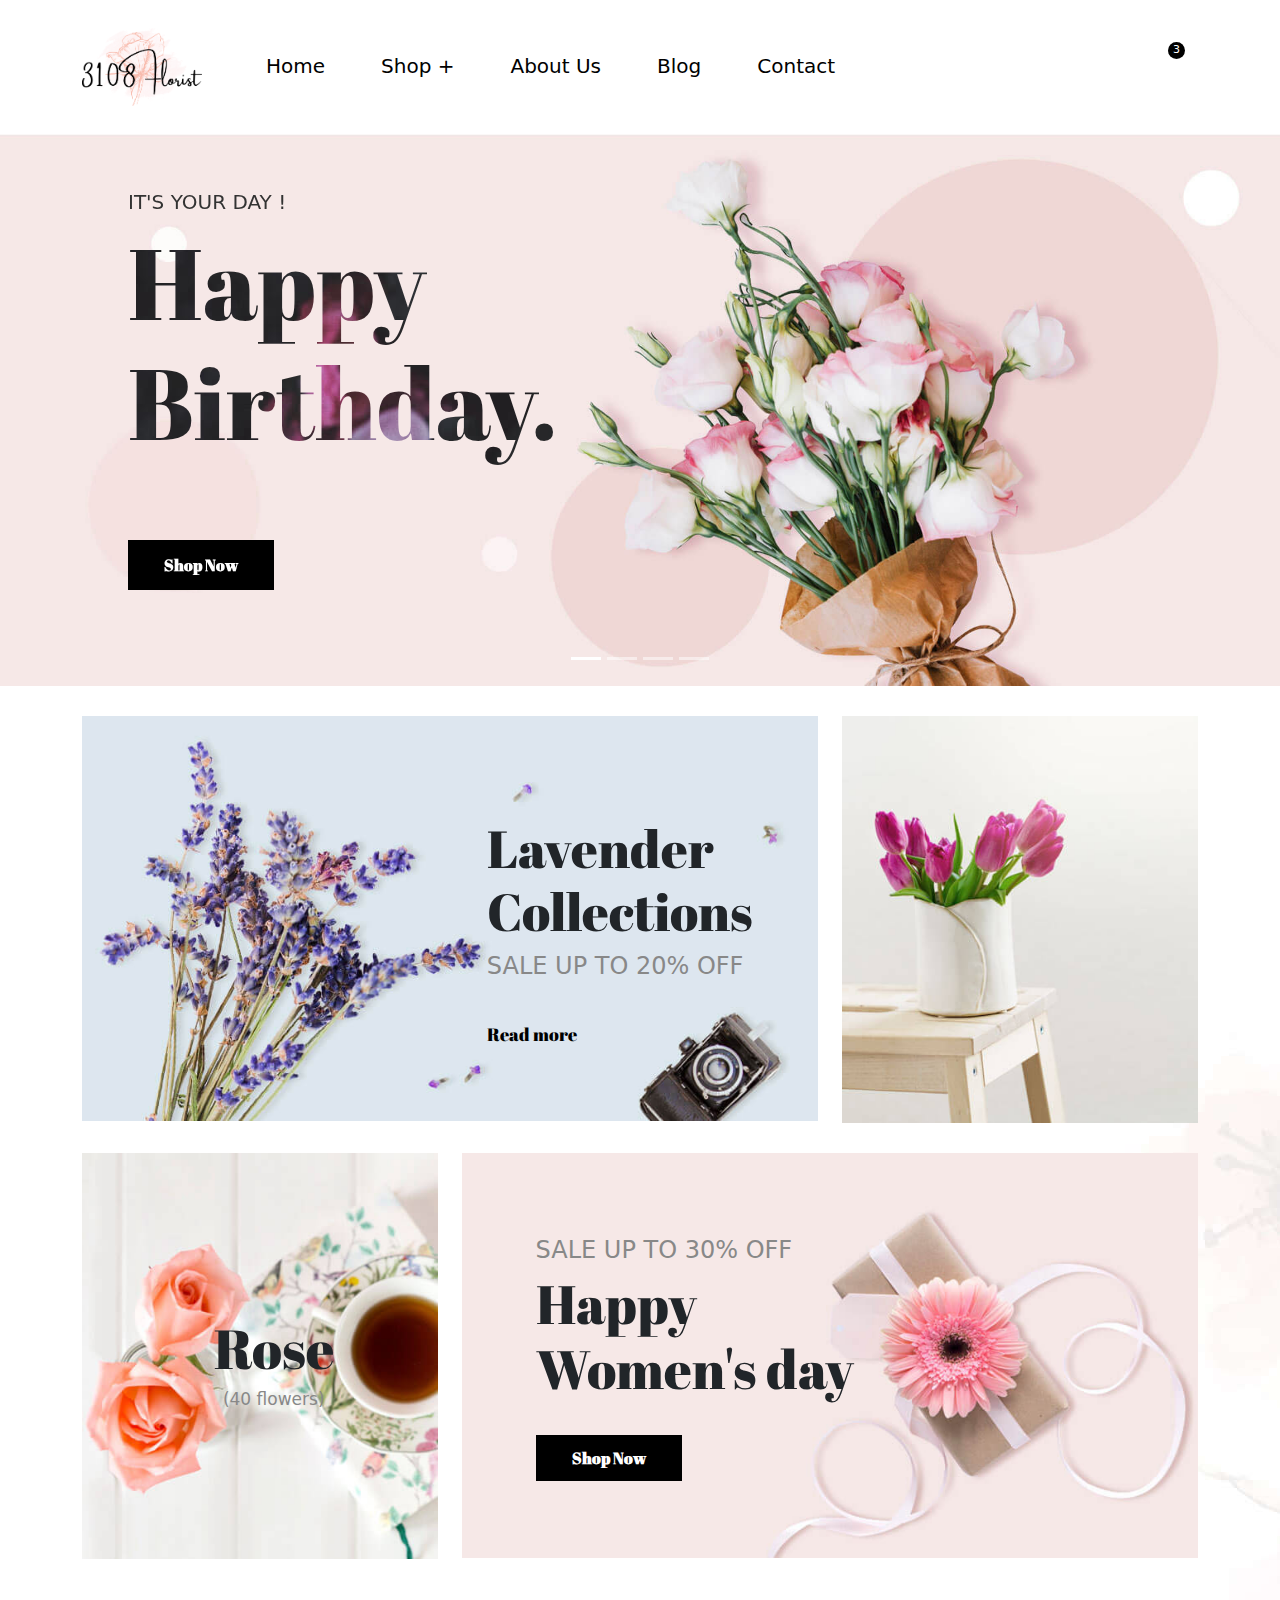
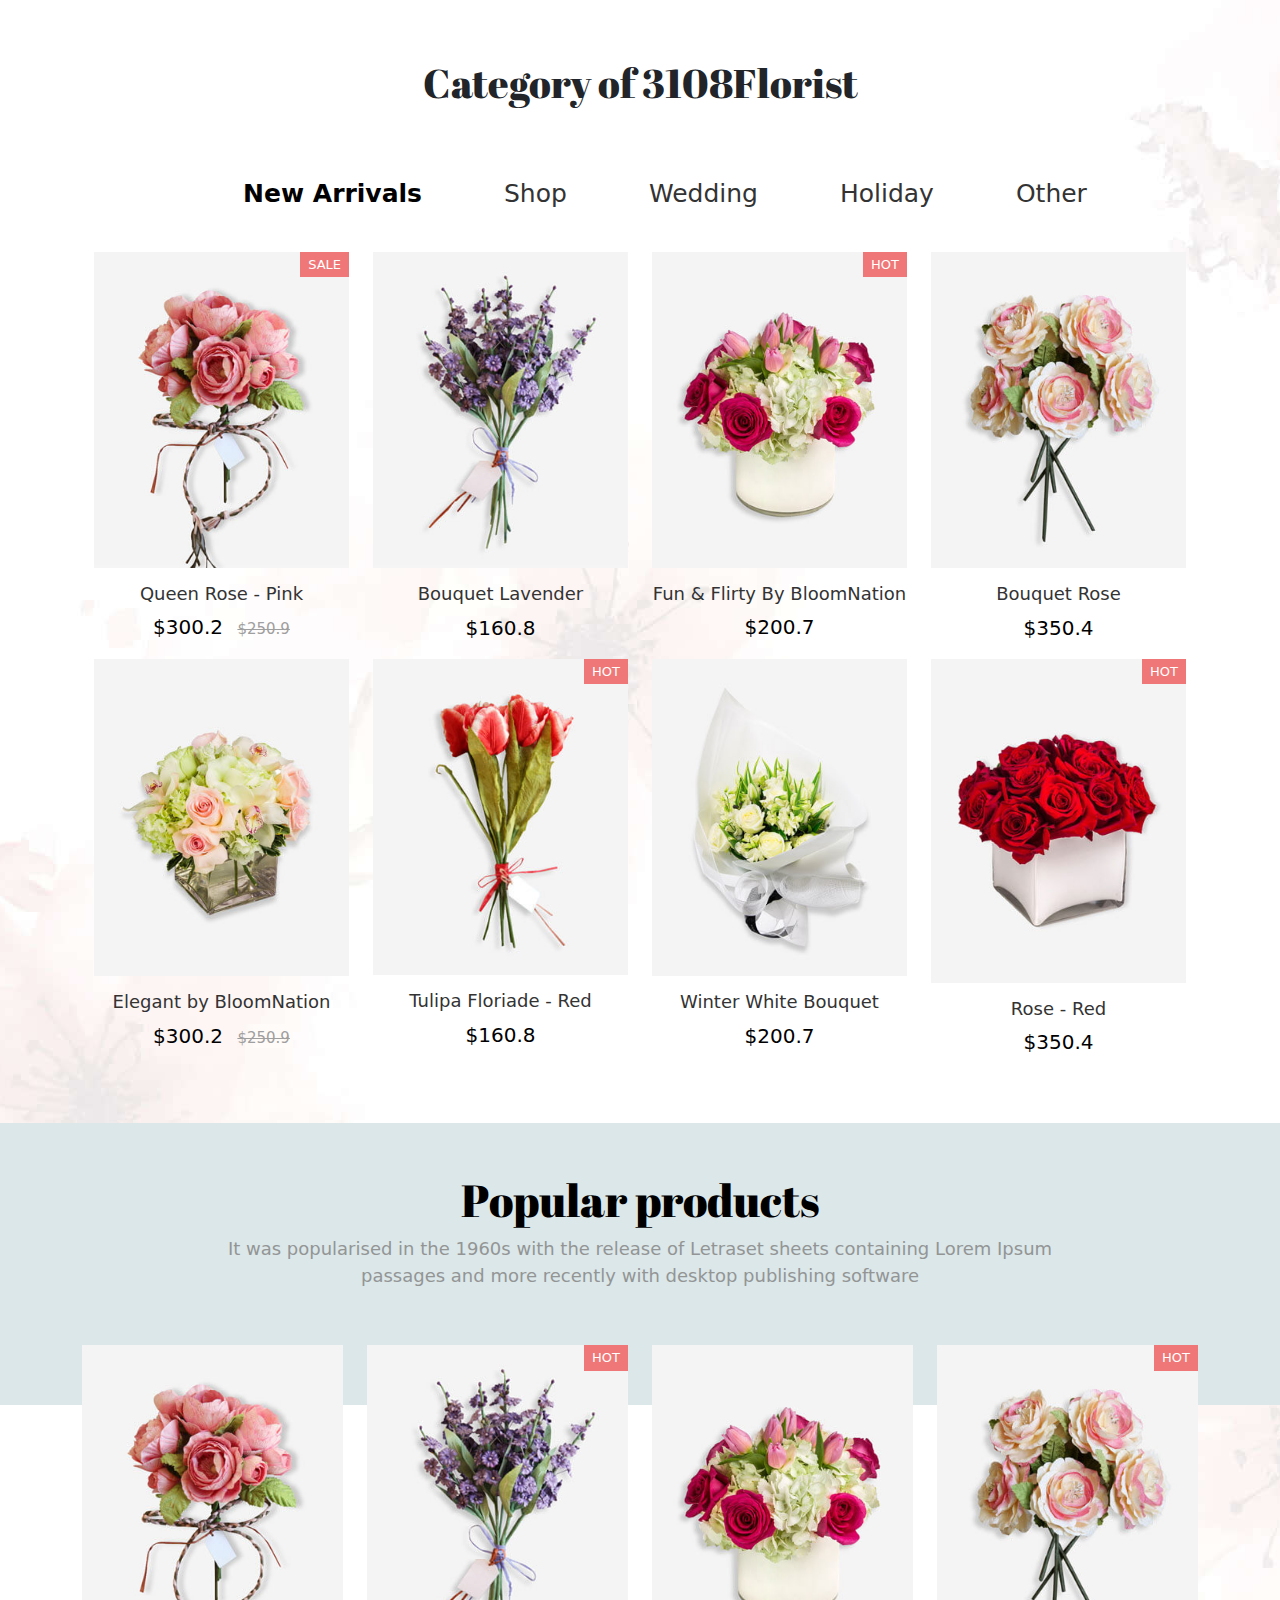
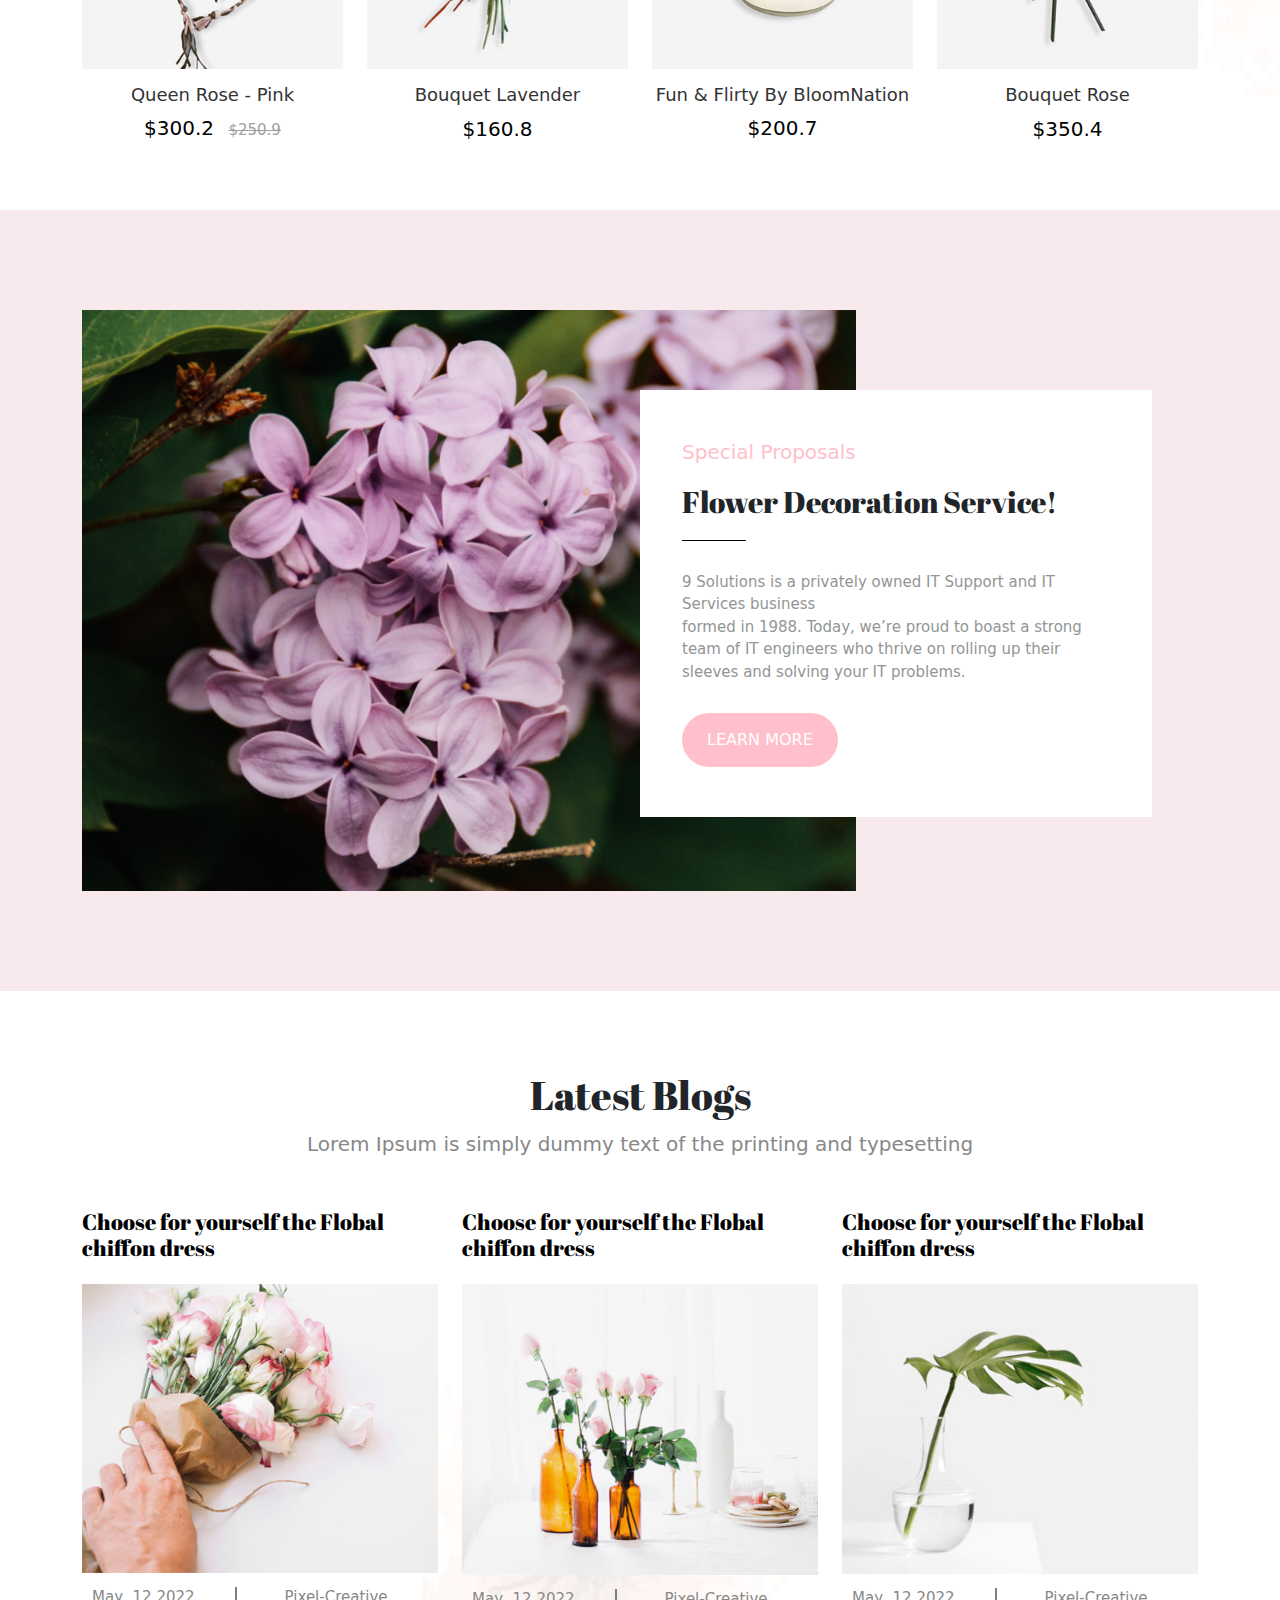
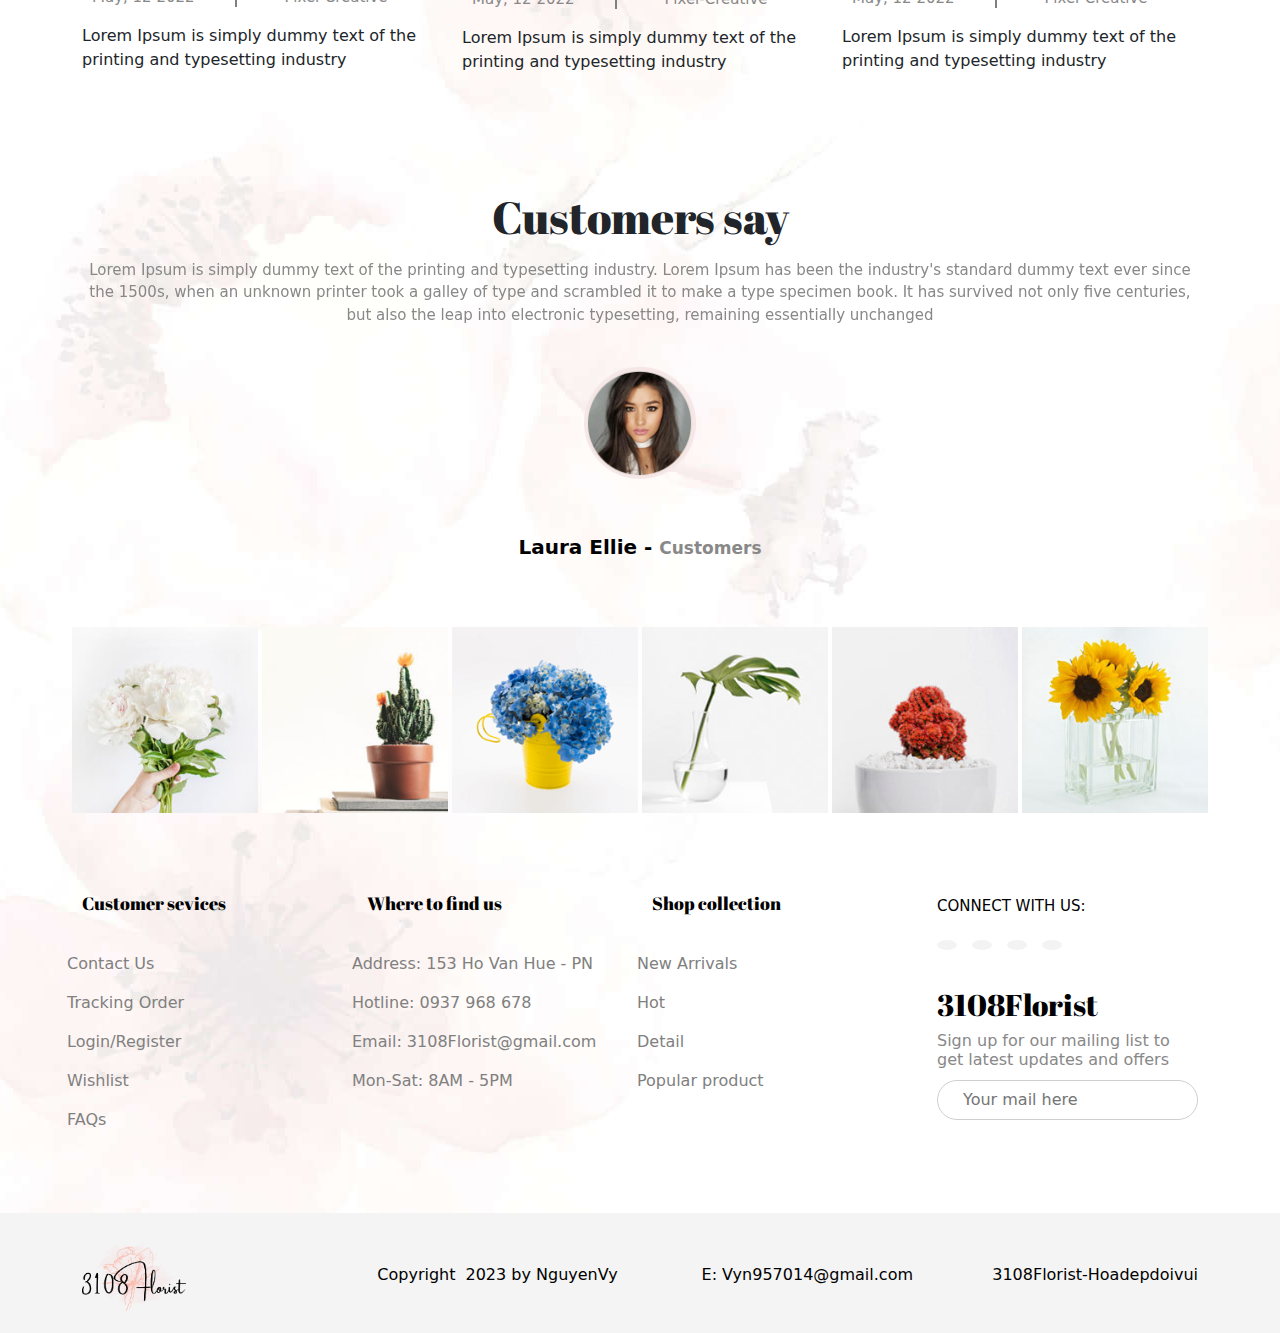
<file: index.html>
<!DOCTYPE html>
<html lang="en">
    <head>
        <meta charset="UTF-8" />
        <meta http-equiv="X-UA-Compatible" content="IE=edge" />
        <meta name="viewport" content="width=device-width, initial-scale=1.0" />
        <title>Home</title>

        <link href="https://fonts.googleapis.com/css2?family=Abril+Fatface&display=swap" rel="stylesheet" />
        <!-- Font awesome -->
        <link
            rel="stylesheet"
            href="https://cdnjs.cloudflare.com/ajax/libs/font-awesome/6.3.0/css/all.min.css"
            integrity="sha512-SzlrxWUlpfuzQ+pcUCosxcglQRNAq/DZjVsC0lE40xsADsfeQoEypE+enwcOiGjk/bSuGGKHEyjSoQ1zVisanQ=="
            crossorigin="anonymous"
            referrerpolicy="no-referrer"
        />
        <!-- Css bootstrap -->
        <link href="https://cdn.jsdelivr.net/npm/bootstrap@5.2.3/dist/css/bootstrap.min.css" rel="stylesheet" />

        <!-- Global css -->
        <link rel="stylesheet" href="css/style-home.css" />

        <!-- local css -->
        <link rel="stylesheet" href="css/style-home.css" />
    </head>
    <body>
        <nav class="navbar navbar-expand-sm navbar-dark">
            <div class="container">
                <a class="navbar-brand" href="javascript:void(0)"><img src="img/florist.png" alt="" /></a>
                <div class="collapse navbar-collapse" id="mynavbar">
                    <ul class="navbar-nav me-auto">
                        <li class="nav-item">
                            <a class="nav-link active" href="index.html">Home</a>
                        </li>
                        <li class="nav-item">
                            <a class="nav-link" href="shop.html">Shop +</a>
                        </li>
                        <li class="nav-item">
                            <a class="nav-link" href="about.html">About Us</a>
                        </li>
                        <li class="nav-item">
                            <a class="nav-link" href="blog.html">Blog</a>
                        </li>
                        <li class="nav-item">
                            <a class="nav-link" href="contact.html">Contact</a>
                        </li>
                    </ul>
                </div>
                <div class="navbar-icon">
                    <a class="icon-search" href="javascript:;"><i class="fa-solid fa-magnifying-glass"></i></a>
                    <a class="icon-accout" href="login.html"><i class="fa-regular fa-user"></i></a>
                    <a class="icon-lock" href="javascript:;"><i class="fa-solid fa-lock"></i><span>3</span></a>
                </div>
                <div class="icon-menu" data-bs-toggle="offcanvas" data-bs-target="#demo"><i class="fa-solid fa-bars"></i></div>
            </div>
        </nav>

        <div class="offcanvas offcanvas-end" id="demo">
            <div class="offcanvas-header">
                <h1 class="offcanvas-title">Menu</h1>
                <button type="button" class="btn-close" data-bs-dismiss="offcanvas"></button>
            </div>
            <div class="offcanvas-body">
                <ul>
                    <li><a href="index.html">Home</a></li>
                    <li><a href="shop.html">Shop+</a></li>
                    <li><a href="about.html">About Us</a></li>
                    <li><a href="blog.html">Blog</a></li>
                    <li><a href="contact.html">Contact</a></li>
                </ul>
                <div class="offcanvas-text">
                    <h1 class="offcanvas-title">Information</h1>
                    <ul>
                        <li><a href="">Address: 153 Ho Van Hue - PN</a></li>
                        <li><a href="">Hotline: 0937 968 678</a></li>
                        <li><a href="">Email: 3108Florist@gmail.com</a></li>
                        <li><a href="">Mon-Sat: 8AM - 5PM</a></li>
                    </ul>
                </div>
            </div>
        </div>

        <div class="glasses">
            <i class="fa-solid fa-x"></i>
            <h1>WHAT ARE <br />YOUR LOOKING <br />FOR?</h1>
            <div class="search">
                <input type="text" placeholder="Enter Search ..." />
                <button>SEARCH</button>
            </div>
        </div>

        <div class="form">
            <div class="thumb">
                <img src="img/wedding/collec-2.jpeg" alt="" />
                <div class="text">
                    <h1>Pink roses</h1>
                    <h6>xl <span>$207.2</span></h6>
                </div>
            </div>
            <div class="thumb">
                <img src="img/wedding/holiday-1.jpeg" alt="" />
                <div class="text">
                    <h1>Eleganr by BloomNation</h1>
                    <h6>xl <span>$207.2</span></h6>
                </div>
            </div>
            <div class="thumb">
                <img src="img/wedding/collec-3.jpeg" alt="" />
                <div class="text">
                    <h1>Queen Rose - Yellow</h1>
                    <h6>xl <span>$207.2</span></h6>
                </div>
            </div>
            <div class="total">
                <h3>Total: <span>$621.6</span></h3>
            </div>
            <div class="button">
                <a href="cart.html"><button>CHECK VIEW</button></a>
            </div>
        </div>

        <!-- Carousel -->
        <div id="slidebanner" class="carousel slide" data-bs-ride="carousel">
            <!-- The slideshow/carousel -->
            <div class="carousel-inner">
                <div class="carousel-item active">
                    <img src="img/slide/homev3-slider1.jpeg" alt="Los Angeles" class="d-block" style="width: 100%" />
                    <div class="carousel-text">
                        <div class="carousel-caption">
                            <h3 class="h5">IT'S YOUR DAY !</h3>
                            <h2 class="display-1">
                                Happy <br />
                                Birthday.
                            </h2>
                            <a href="shop.html"><button>Shop Now</button></a>
                        </div>
                    </div>
                </div>
                <div class="carousel-item">
                    <img src="img/slide/homev3-slider2.jpeg" alt="Chicago" class="d-block" style="width: 100%" />
                    <div class="carousel-text1">
                        <div class="carousel-caption">
                            <h3 class="h5">A PERPECT BOUQUET</h3>
                            <h2 class="display-1">
                                New <br />
                                Collections.
                            </h2>
                            <a href="shop.html"><button>Shop Now</button></a>
                        </div>
                    </div>
                </div>
                <div class="carousel-item">
                    <img src="img/slide/homev3-slider1.jpeg" alt="Los Angeles" class="d-block" style="width: 100%" />
                    <div class="carousel-text">
                        <div class="carousel-caption">
                            <h3 class="h5">IT'S YOUR DAY !</h3>
                            <h2 class="display-1">
                                Happy <br />
                                Birthday.
                            </h2>
                            <a href="shop.html"><button>Shop Now</button></a>
                        </div>
                    </div>
                </div>
                <div class="carousel-item">
                    <img src="img/slide/homev3-slider2.jpeg" alt="Chicago" class="d-block" style="width: 100%" />
                    <div class="carousel-text1">
                        <div class="carousel-caption">
                            <h3 class="h5">A PERPECT BOUQUET</h3>
                            <h2 class="display-1">
                                New <br />
                                Collections.
                            </h2>
                            <a href="shop.html"><button>Shop Now</button></a>
                        </div>
                    </div>
                </div>
            </div>
            <!-- Indicators/dots -->
            <div class="carousel-indicators">
                <button type="button" data-bs-target="#slidebanner" data-bs-slide-to="0" class="active"></button>
                <button type="button" data-bs-target="#slidebanner" data-bs-slide-to="1"></button>
                <button type="button" data-bs-target="#slidebanner" data-bs-slide-to="2"></button>
                <button type="button" data-bs-target="#slidebanner" data-bs-slide-to="3"></button>
            </div>
        </div>

        <div class="banner">
            <div class="container">
                <div class="row">
                    <div class="col-md-8 col-lg-8">
                        <div class="thumb">
                            <img src="img/product/homev3-show-image1.jpeg" alt="" />
                            <div class="text">
                                <h2 class="display-1">
                                    Lavender <br />
                                    Collections
                                </h2>
                                <h4>SALE UP TO 20% OFF</h4>
                                <a href="shop.html">Read more</a>
                            </div>
                        </div>
                    </div>
                    <div class="col-md-4 col-lg-4">
                        <div class="thumb"><img src="img/product/homev3-show-image2.jpeg" alt="" /></div>
                    </div>
                </div>
            </div>
        </div>
        <div class="banner2">
            <div class="container">
                <div class="row">
                    <div class="col-md-4 col-lg-4">
                        <div class="thumb">
                            <img src="img/product/homev3-show-image3.jpeg" alt="" />
                            <div class="text1">
                                <h2>Rose</h2>
                                <a href="shop.html"><h4>(40 flowers)</h4></a>
                            </div>
                        </div>
                    </div>
                    <div class="col-md-8 col-lg-8">
                        <div class="thumb">
                            <img src="img/product/homev3-show-image4.jpeg" alt="" />
                            <div class="text">
                                <h4>SALE UP TO 30% OFF</h4>
                                <h2 class="display-1">
                                    Happy <br />
                                    Women's day
                                </h2>
                                <a href="shop.html"><button>Shop Now</button></a>
                            </div>
                        </div>
                    </div>
                </div>
            </div>
        </div>

        <div class="product">
            <div class="container">
                <div class="headline">
                    <h2 class="title">Category of 3108Florist</h2>
                </div>

                <ul class="nav nav-tabs justify-content-center">
                    <li class="nav-item">
                        <a class="nav-link active" data-bs-toggle="tab" href="#home">New Arrivals</a>
                    </li>
                    <li class="nav-item">
                        <a class="nav-link" data-bs-toggle="tab" href="#menu1">Shop</a>
                    </li>
                    <li class="nav-item">
                        <a class="nav-link" data-bs-toggle="tab" href="#menu2">Wedding</a>
                    </li>
                    <li class="nav-item">
                        <a class="nav-link" data-bs-toggle="tab" href="#menu3">Holiday</a>
                    </li>
                    <li class="nav-item">
                        <a class="nav-link" data-bs-toggle="tab" href="#menu4">Other</a>
                    </li>
                </ul>

                <!-- Tab panes -->
                <div class="tab-content">
                    <div class="tab-pane container active" id="home">
                        <div class="row">
                            <div class="col-6 col-sm-6 col-md-6 col-lg-3">
                                <div class="card">
                                    <div class="thumb"><img src="img/wedding/wedding-1.jpeg" alt="" /></div>
                                    <div class="content">
                                        <a href="product.html"><h3>Queen Rose - Pink</h3></a>
                                        <div class="icon">
                                            <i class="fa-solid fa-star"></i>
                                            <i class="fa-solid fa-star"></i>
                                            <i class="fa-solid fa-star"></i>
                                            <i class="fa-solid fa-star"></i>
                                            <i class="fa-solid fa-star"></i>
                                        </div>
                                        <div class="sale">SALE</div>
                                        <p>$300.2 <span>$250.9</span></p>

                                        <div class="social">
                                            <a href="javascript:;" data-bs-toggle="modal" data-bs-target="#myModal"
                                                ><i class="fa-regular fa-eye"></i
                                            ></a>
                                            <a href="cart.html"><i class="fa-solid fa-cart-shopping"></i></a>
                                            <a href="wishlist.html"><i class="fa-regular fa-heart"></i></a>
                                        </div>
                                    </div>
                                </div>
                            </div>
                            <div class="col-6 col-sm-6 col-md-6 col-lg-3">
                                <div class="card">
                                    <div class="thumb"><img src="img/wedding/wedding-2.jpeg" alt="" /></div>
                                    <div class="content">
                                        <a href="product.html"><h3>Bouquet Lavender</h3></a>
                                        <div class="icon">
                                            <i class="fa-solid fa-star"></i>
                                            <i class="fa-solid fa-star"></i>
                                            <i class="fa-solid fa-star"></i>
                                            <i class="fa-solid fa-star"></i>
                                            <i class="fa-regular fa-star"></i>
                                        </div>
                                        <p>$160.8</p>

                                        <div class="social">
                                            <a href="javascript:;" data-bs-toggle="modal" data-bs-target="#myModal"
                                                ><i class="fa-regular fa-eye"></i
                                            ></a>
                                            <a href="cart.html"><i class="fa-solid fa-cart-shopping"></i></a>
                                            <a href="wishlist.html"><i class="fa-regular fa-heart"></i></a>
                                        </div>
                                    </div>
                                </div>
                            </div>
                            <div class="col-6 col-sm-6 col-md-6 col-lg-3">
                                <div class="card">
                                    <div class="thumb"><img src="img/wedding/holiday-1.jpeg" alt="" /></div>
                                    <div class="content">
                                        <a href="product.html"><h3>Fun & Flirty By BloomNation</h3></a>
                                        <div class="icon">
                                            <i class="fa-solid fa-star"></i>
                                            <i class="fa-solid fa-star"></i>
                                            <i class="fa-solid fa-star"></i>
                                            <i class="fa-regular fa-star"></i>
                                            <i class="fa-regular fa-star"></i>
                                        </div>
                                        <div class="sale">HOT</div>
                                        <p>$200.7</p>

                                        <div class="social">
                                            <a href="javascript:;" data-bs-toggle="modal" data-bs-target="#myModal"
                                                ><i class="fa-regular fa-eye"></i
                                            ></a>
                                            <a href="cart.html"><i class="fa-solid fa-cart-shopping"></i></a>
                                            <a href="wishlist.html"><i class="fa-regular fa-heart"></i></a>
                                        </div>
                                    </div>
                                </div>
                            </div>
                            <div class="col-6 col-sm-6 col-md-6 col-lg-3">
                                <div class="card">
                                    <div class="thumb"><img src="img/wedding/wedding-4.jpeg" alt="" /></div>
                                    <div class="content">
                                        <a href="product.html"><h3>Bouquet Rose</h3></a>
                                        <div class="icon">
                                            <i class="fa-solid fa-star"></i>
                                            <i class="fa-solid fa-star"></i>
                                            <i class="fa-solid fa-star"></i>
                                            <i class="fa-solid fa-star"></i>
                                            <i class="fa-regular fa-star"></i>
                                        </div>
                                        <p>$350.4</p>

                                        <div class="social">
                                            <a href="javascript:;" data-bs-toggle="modal" data-bs-target="#myModal"
                                                ><i class="fa-regular fa-eye"></i
                                            ></a>
                                            <a href="cart.html"><i class="fa-solid fa-cart-shopping"></i></a>
                                            <a href="wishlist.html"><i class="fa-regular fa-heart"></i></a>
                                        </div>
                                    </div>
                                </div>
                            </div>
                            <div class="col-6 col-sm-6 col-md-6 col-lg-3">
                                <div class="card">
                                    <div class="thumb"><img src="img/wedding/collec-2.jpeg" alt="" /></div>
                                    <div class="content">
                                        <a href="product.html"><h3>Elegant by BloomNation</h3></a>
                                        <div class="icon">
                                            <i class="fa-solid fa-star"></i>
                                            <i class="fa-solid fa-star"></i>
                                            <i class="fa-solid fa-star"></i>
                                            <i class="fa-solid fa-star"></i>
                                            <i class="fa-solid fa-star"></i>
                                        </div>
                                        <p>$300.2 <span>$250.9</span></p>

                                        <div class="social">
                                            <a href="javascript:;" data-bs-toggle="modal" data-bs-target="#myModal"
                                                ><i class="fa-regular fa-eye"></i
                                            ></a>
                                            <a href="cart.html"><i class="fa-solid fa-cart-shopping"></i></a>
                                            <a href="wishlist.html"><i class="fa-regular fa-heart"></i></a>
                                        </div>
                                    </div>
                                </div>
                            </div>
                            <div class="col-6 col-sm-6 col-md-6 col-lg-3">
                                <div class="card">
                                    <div class="thumb"><img src="img/wedding/holiday-3.jpeg" alt="" /></div>
                                    <div class="content">
                                        <a href="product.html"><h3>Tulipa Floriade - Red</h3></a>
                                        <div class="icon">
                                            <i class="fa-solid fa-star"></i>
                                            <i class="fa-solid fa-star"></i>
                                            <i class="fa-solid fa-star"></i>
                                            <i class="fa-solid fa-star"></i>
                                            <i class="fa-regular fa-star"></i>
                                        </div>
                                        <div class="sale">HOT</div>
                                        <p>$160.8</p>

                                        <div class="social">
                                            <a href="javascript:;" data-bs-toggle="modal" data-bs-target="#myModal"
                                                ><i class="fa-regular fa-eye"></i
                                            ></a>
                                            <a href="cart.html"><i class="fa-solid fa-cart-shopping"></i></a>
                                            <a href="wishlist.html"><i class="fa-regular fa-heart"></i></a>
                                        </div>
                                    </div>
                                </div>
                            </div>
                            <div class="col-6 col-sm-6 col-md-6 col-lg-3">
                                <div class="card">
                                    <div class="thumb"><img src="img/wedding/holiday-2.jpeg" alt="" /></div>
                                    <div class="content">
                                        <a href="product.html"><h3>Winter White Bouquet</h3></a>
                                        <div class="icon">
                                            <i class="fa-solid fa-star"></i>
                                            <i class="fa-solid fa-star"></i>
                                            <i class="fa-solid fa-star"></i>
                                            <i class="fa-regular fa-star"></i>
                                            <i class="fa-regular fa-star"></i>
                                        </div>
                                        <p>$200.7</p>

                                        <div class="social">
                                            <a href="javascript:;" data-bs-toggle="modal" data-bs-target="#myModal"
                                                ><i class="fa-regular fa-eye"></i
                                            ></a>
                                            <a href="cart.html"><i class="fa-solid fa-cart-shopping"></i></a>
                                            <a href="wishlist.html"><i class="fa-regular fa-heart"></i></a>
                                        </div>
                                    </div>
                                </div>
                            </div>
                            <div class="col-6 col-sm-6 col-md-6 col-lg-3">
                                <div class="card">
                                    <div class="thumb"><img src="img/wedding/cate-1.jpeg" alt="" /></div>
                                    <div class="content">
                                        <a href="product.html"><h3>Rose - Red</h3></a>
                                        <div class="icon">
                                            <i class="fa-solid fa-star"></i>
                                            <i class="fa-solid fa-star"></i>
                                            <i class="fa-solid fa-star"></i>
                                            <i class="fa-solid fa-star"></i>
                                            <i class="fa-regular fa-star"></i>
                                        </div>
                                        <div class="sale">HOT</div>
                                        <p>$350.4</p>

                                        <div class="social">
                                            <a href="javascript:;" data-bs-toggle="modal" data-bs-target="#myModal"
                                                ><i class="fa-regular fa-eye"></i
                                            ></a>
                                            <a href="cart.html"><i class="fa-solid fa-cart-shopping"></i></a>
                                            <a href="wishlist.html"><i class="fa-regular fa-heart"></i></a>
                                        </div>
                                    </div>
                                </div>
                            </div>
                        </div>
                    </div>

                    <div class="tab-pane container fade" id="menu1">
                        <div class="row">
                            <div class="col-12 col-sm-6 col-md-6 col-lg-3">
                                <div class="card">
                                    <div class="thumb"><img src="img/wedding/wedding-3.jpeg" alt="" /></div>
                                    <div class="content">
                                        <a href="product.html"><h3>Queen Rose - Pink</h3></a>
                                        <div class="icon">
                                            <i class="fa-solid fa-star"></i>
                                            <i class="fa-solid fa-star"></i>
                                            <i class="fa-solid fa-star"></i>
                                            <i class="fa-solid fa-star"></i>
                                            <i class="fa-solid fa-star"></i>
                                        </div>
                                        <div class="sale">SALE</div>
                                        <p>$300.2 <span>$250.9</span></p>

                                        <div class="social">
                                            <a href="javascript:;" data-bs-toggle="modal" data-bs-target="#myModal"
                                                ><i class="fa-regular fa-eye"></i
                                            ></a>
                                            <a href="cart.html"><i class="fa-solid fa-cart-shopping"></i></a>
                                            <a href="wishlist.html"><i class="fa-regular fa-heart"></i></a>
                                        </div>
                                    </div>
                                </div>
                            </div>
                            <div class="col-12 col-sm-6 col-md-6 col-lg-3">
                                <div class="card">
                                    <div class="thumb"><img src="img/wedding/holiday-2.jpeg" alt="" /></div>
                                    <div class="content">
                                        <a href="product.html"><h3>Bouquet Lavender</h3></a>
                                        <div class="icon">
                                            <i class="fa-solid fa-star"></i>
                                            <i class="fa-solid fa-star"></i>
                                            <i class="fa-solid fa-star"></i>
                                            <i class="fa-solid fa-star"></i>
                                            <i class="fa-regular fa-star"></i>
                                        </div>
                                        <p>$160.8</p>

                                        <div class="social">
                                            <a href="javascript:;" data-bs-toggle="modal" data-bs-target="#myModal"
                                                ><i class="fa-regular fa-eye"></i
                                            ></a>
                                            <a href="cart.html"><i class="fa-solid fa-cart-shopping"></i></a>
                                            <a href="wishlist.html"><i class="fa-regular fa-heart"></i></a>
                                        </div>
                                    </div>
                                </div>
                            </div>
                            <div class="col-12 col-sm-6 col-md-6 col-lg-3">
                                <div class="card">
                                    <div class="thumb"><img src="img/wedding/holiday-3.jpeg" alt="" /></div>
                                    <div class="content">
                                        <a href="product.html"><h3>Fun & Flirty By BloomNation</h3></a>
                                        <div class="icon">
                                            <i class="fa-solid fa-star"></i>
                                            <i class="fa-solid fa-star"></i>
                                            <i class="fa-solid fa-star"></i>
                                            <i class="fa-regular fa-star"></i>
                                            <i class="fa-regular fa-star"></i>
                                        </div>
                                        <div class="sale">HOT</div>
                                        <p>$200.7</p>

                                        <div class="social">
                                            <a href="javascript:;" data-bs-toggle="modal" data-bs-target="#myModal"
                                                ><i class="fa-regular fa-eye"></i
                                            ></a>
                                            <a href="cart.html"><i class="fa-solid fa-cart-shopping"></i></a>
                                            <a href="wishlist.html"><i class="fa-regular fa-heart"></i></a>
                                        </div>
                                    </div>
                                </div>
                            </div>
                            <div class="col-12 col-sm-6 col-md-6 col-lg-3">
                                <div class="card">
                                    <div class="thumb"><img src="img/wedding/wedding-5.jpeg" alt="" /></div>
                                    <div class="content">
                                        <a href="product.html"><h3>Bouquet Rose</h3></a>
                                        <div class="icon">
                                            <i class="fa-solid fa-star"></i>
                                            <i class="fa-solid fa-star"></i>
                                            <i class="fa-solid fa-star"></i>
                                            <i class="fa-solid fa-star"></i>
                                            <i class="fa-regular fa-star"></i>
                                        </div>
                                        <p>$350.4</p>

                                        <div class="social">
                                            <a href="javascript:;" data-bs-toggle="modal" data-bs-target="#myModal"
                                                ><i class="fa-regular fa-eye"></i
                                            ></a>
                                            <a href="cart.html"><i class="fa-solid fa-cart-shopping"></i></a>
                                            <a href="wishlist.html"><i class="fa-regular fa-heart"></i></a>
                                        </div>
                                    </div>
                                </div>
                            </div>
                            <div class="col-12 col-sm-6 col-md-6 col-lg-3">
                                <div class="card">
                                    <div class="thumb"><img src="img/wedding/collec-3.jpeg" alt="" /></div>
                                    <div class="content">
                                        <a href="product.html"><h3>Elegant by BloomNation</h3></a>
                                        <div class="icon">
                                            <i class="fa-solid fa-star"></i>
                                            <i class="fa-solid fa-star"></i>
                                            <i class="fa-solid fa-star"></i>
                                            <i class="fa-solid fa-star"></i>
                                            <i class="fa-solid fa-star"></i>
                                        </div>
                                        <p>$300.2 <span>$250.9</span></p>

                                        <div class="social">
                                            <a href="javascript:;" data-bs-toggle="modal" data-bs-target="#myModal"
                                                ><i class="fa-regular fa-eye"></i
                                            ></a>
                                            <a href="cart.html"><i class="fa-solid fa-cart-shopping"></i></a>
                                            <a href="wishlist.html"><i class="fa-regular fa-heart"></i></a>
                                        </div>
                                    </div>
                                </div>
                            </div>
                            <div class="col-12 col-sm-6 col-md-6 col-lg-3">
                                <div class="card">
                                    <div class="thumb"><img src="img/wedding/wedding-5.jpeg" alt="" /></div>
                                    <div class="content">
                                        <a href="product.html"><h3>Tulipa Floriade - Red</h3></a>
                                        <div class="icon">
                                            <i class="fa-solid fa-star"></i>
                                            <i class="fa-solid fa-star"></i>
                                            <i class="fa-solid fa-star"></i>
                                            <i class="fa-solid fa-star"></i>
                                            <i class="fa-regular fa-star"></i>
                                        </div>
                                        <div class="sale">HOT</div>
                                        <p>$160.8</p>

                                        <div class="social">
                                            <a href="javascript:;" data-bs-toggle="modal" data-bs-target="#myModal"
                                                ><i class="fa-regular fa-eye"></i
                                            ></a>
                                            <a href="cart.html"><i class="fa-solid fa-cart-shopping"></i></a>
                                            <a href="wishlist.html"><i class="fa-regular fa-heart"></i></a>
                                        </div>
                                    </div>
                                </div>
                            </div>
                            <div class="col-12 col-sm-6 col-md-6 col-lg-3">
                                <div class="card">
                                    <div class="thumb"><img src="img/wedding/holiday-4.jpeg" alt="" /></div>
                                    <div class="content">
                                        <a href="product.html"><h3>Winter White Bouquet</h3></a>
                                        <div class="icon">
                                            <i class="fa-solid fa-star"></i>
                                            <i class="fa-solid fa-star"></i>
                                            <i class="fa-solid fa-star"></i>
                                            <i class="fa-regular fa-star"></i>
                                            <i class="fa-regular fa-star"></i>
                                        </div>
                                        <p>$200.7</p>

                                        <div class="social">
                                            <a href="javascript:;" data-bs-toggle="modal" data-bs-target="#myModal"
                                                ><i class="fa-regular fa-eye"></i
                                            ></a>
                                            <a href="cart.html"><i class="fa-solid fa-cart-shopping"></i></a>
                                            <a href="wishlist.html"><i class="fa-regular fa-heart"></i></a>
                                        </div>
                                    </div>
                                </div>
                            </div>
                            <div class="col-12 col-sm-6 col-md-6 col-lg-3">
                                <div class="card">
                                    <div class="thumb"><img src="img/wedding/cate-1.jpeg" alt="" /></div>
                                    <div class="content">
                                        <a href="product.html"><h3>Rose - Red</h3></a>
                                        <div class="icon">
                                            <i class="fa-solid fa-star"></i>
                                            <i class="fa-solid fa-star"></i>
                                            <i class="fa-solid fa-star"></i>
                                            <i class="fa-solid fa-star"></i>
                                            <i class="fa-regular fa-star"></i>
                                        </div>
                                        <div class="sale">HOT</div>
                                        <p>$350.4</p>

                                        <div class="social">
                                            <a href="javascript:;" data-bs-toggle="modal" data-bs-target="#myModal"
                                                ><i class="fa-regular fa-eye"></i
                                            ></a>
                                            <a href="cart.html"><i class="fa-solid fa-cart-shopping"></i></a>
                                            <a href="wishlist.html"><i class="fa-regular fa-heart"></i></a>
                                        </div>
                                    </div>
                                </div>
                            </div>
                        </div>
                    </div>

                    <div class="tab-pane container fade" id="menu2">
                        <div class="row">
                            <div class="col-12 col-sm-6 col-md-6 col-lg-3">
                                <div class="card">
                                    <div class="thumb"><img src="img/wedding/wedding-5.jpeg" alt="" /></div>
                                    <div class="content">
                                        <a href="product.html"><h3>Queen Rose - Pink</h3></a>
                                        <div class="icon">
                                            <i class="fa-solid fa-star"></i>
                                            <i class="fa-solid fa-star"></i>
                                            <i class="fa-solid fa-star"></i>
                                            <i class="fa-solid fa-star"></i>
                                            <i class="fa-solid fa-star"></i>
                                        </div>
                                        <div class="sale">SALE</div>
                                        <p>$300.2 <span>$250.9</span></p>

                                        <div class="social">
                                            <a href="javascript:;" data-bs-toggle="modal" data-bs-target="#myModal"
                                                ><i class="fa-regular fa-eye"></i
                                            ></a>
                                            <a href="cart.html"><i class="fa-solid fa-cart-shopping"></i></a>
                                            <a href="wishlist.html"><i class="fa-regular fa-heart"></i></a>
                                        </div>
                                    </div>
                                </div>
                            </div>
                            <div class="col-12 col-sm-6 col-md-6 col-lg-3">
                                <div class="card">
                                    <div class="thumb"><img src="img/wedding/wedding-2.jpeg" alt="" /></div>
                                    <div class="content">
                                        <a href="product.html"><h3>Bouquet Lavender</h3></a>
                                        <div class="icon">
                                            <i class="fa-solid fa-star"></i>
                                            <i class="fa-solid fa-star"></i>
                                            <i class="fa-solid fa-star"></i>
                                            <i class="fa-solid fa-star"></i>
                                            <i class="fa-regular fa-star"></i>
                                        </div>
                                        <p>$160.8</p>

                                        <div class="social">
                                            <a href="javascript:;" data-bs-toggle="modal" data-bs-target="#myModal"
                                                ><i class="fa-regular fa-eye"></i
                                            ></a>
                                            <a href="cart.html"><i class="fa-solid fa-cart-shopping"></i></a>
                                            <a href="wishlist.html"><i class="fa-regular fa-heart"></i></a>
                                        </div>
                                    </div>
                                </div>
                            </div>
                            <div class="col-12 col-sm-6 col-md-6 col-lg-3">
                                <div class="card">
                                    <div class="thumb"><img src="img/wedding/holiday-1.jpeg" alt="" /></div>
                                    <div class="content">
                                        <a href="product.html"><h3>Fun & Flirty By BloomNation</h3></a>
                                        <div class="icon">
                                            <i class="fa-solid fa-star"></i>
                                            <i class="fa-solid fa-star"></i>
                                            <i class="fa-solid fa-star"></i>
                                            <i class="fa-regular fa-star"></i>
                                            <i class="fa-regular fa-star"></i>
                                        </div>
                                        <div class="sale">HOT</div>
                                        <p>$200.7</p>

                                        <div class="social">
                                            <a href="javascript:;" data-bs-toggle="modal" data-bs-target="#myModal"
                                                ><i class="fa-regular fa-eye"></i
                                            ></a>
                                            <a href="cart.html"><i class="fa-solid fa-cart-shopping"></i></a>
                                            <a href="wishlist.html"><i class="fa-regular fa-heart"></i></a>
                                        </div>
                                    </div>
                                </div>
                            </div>
                            <div class="col-12 col-sm-6 col-md-6 col-lg-3">
                                <div class="card">
                                    <div class="thumb"><img src="img/wedding/wedding-4.jpeg" alt="" /></div>
                                    <div class="content">
                                        <a href="product.html"><h3>Bouquet Rose</h3></a>
                                        <div class="icon">
                                            <i class="fa-solid fa-star"></i>
                                            <i class="fa-solid fa-star"></i>
                                            <i class="fa-solid fa-star"></i>
                                            <i class="fa-solid fa-star"></i>
                                            <i class="fa-regular fa-star"></i>
                                        </div>
                                        <p>$350.4</p>

                                        <div class="social">
                                            <a href="javascript:;" data-bs-toggle="modal" data-bs-target="#myModal"
                                                ><i class="fa-regular fa-eye"></i
                                            ></a>
                                            <a href="cart.html"><i class="fa-solid fa-cart-shopping"></i></a>
                                            <a href="wishlist.html"><i class="fa-regular fa-heart"></i></a>
                                        </div>
                                    </div>
                                </div>
                            </div>
                            <div class="col-12 col-sm-6 col-md-6 col-lg-3">
                                <div class="card">
                                    <div class="thumb"><img src="img/wedding/collec-2.jpeg" alt="" /></div>
                                    <div class="content">
                                        <a href="product.html"><h3>Elegant by BloomNation</h3></a>
                                        <div class="icon">
                                            <i class="fa-solid fa-star"></i>
                                            <i class="fa-solid fa-star"></i>
                                            <i class="fa-solid fa-star"></i>
                                            <i class="fa-solid fa-star"></i>
                                            <i class="fa-solid fa-star"></i>
                                        </div>
                                        <p>$300.2 <span>$250.9</span></p>

                                        <div class="social">
                                            <a href="javascript:;" data-bs-toggle="modal" data-bs-target="#myModal"
                                                ><i class="fa-regular fa-eye"></i
                                            ></a>
                                            <a href="cart.html"><i class="fa-solid fa-cart-shopping"></i></a>
                                            <a href="wishlist.html"><i class="fa-regular fa-heart"></i></a>
                                        </div>
                                    </div>
                                </div>
                            </div>
                            <div class="col-12 col-sm-6 col-md-6 col-lg-3">
                                <div class="card">
                                    <div class="thumb"><img src="img/wedding/holiday-3.jpeg" alt="" /></div>
                                    <div class="content">
                                        <a href="product.html"><h3>Tulipa Floriade - Red</h3></a>
                                        <div class="icon">
                                            <i class="fa-solid fa-star"></i>
                                            <i class="fa-solid fa-star"></i>
                                            <i class="fa-solid fa-star"></i>
                                            <i class="fa-solid fa-star"></i>
                                            <i class="fa-regular fa-star"></i>
                                        </div>
                                        <div class="sale">HOT</div>
                                        <p>$160.8</p>

                                        <div class="social">
                                            <a href="javascript:;" data-bs-toggle="modal" data-bs-target="#myModal"
                                                ><i class="fa-regular fa-eye"></i
                                            ></a>
                                            <a href="cart.html"><i class="fa-solid fa-cart-shopping"></i></a>
                                            <a href="wishlist.html"><i class="fa-regular fa-heart"></i></a>
                                        </div>
                                    </div>
                                </div>
                            </div>
                            <div class="col-12 col-sm-6 col-md-6 col-lg-3">
                                <div class="card">
                                    <div class="thumb"><img src="img/wedding/holiday-2.jpeg" alt="" /></div>
                                    <div class="content">
                                        <a href="product.html"><h3>Winter White Bouquet</h3></a>
                                        <div class="icon">
                                            <i class="fa-solid fa-star"></i>
                                            <i class="fa-solid fa-star"></i>
                                            <i class="fa-solid fa-star"></i>
                                            <i class="fa-regular fa-star"></i>
                                            <i class="fa-regular fa-star"></i>
                                        </div>
                                        <p>$200.7</p>

                                        <div class="social">
                                            <a href="javascript:;" data-bs-toggle="modal" data-bs-target="#myModal"
                                                ><i class="fa-regular fa-eye"></i
                                            ></a>
                                            <a href="cart.html"><i class="fa-solid fa-cart-shopping"></i></a>
                                            <a href="wishlist.html"><i class="fa-regular fa-heart"></i></a>
                                        </div>
                                    </div>
                                </div>
                            </div>
                            <div class="col-12 col-sm-6 col-md-6 col-lg-3">
                                <div class="card">
                                    <div class="thumb"><img src="img/wedding/cate-1.jpeg" alt="" /></div>
                                    <div class="content">
                                        <a href="product.html"><h3>Rose - Red</h3></a>
                                        <div class="icon">
                                            <i class="fa-solid fa-star"></i>
                                            <i class="fa-solid fa-star"></i>
                                            <i class="fa-solid fa-star"></i>
                                            <i class="fa-solid fa-star"></i>
                                            <i class="fa-regular fa-star"></i>
                                        </div>
                                        <div class="sale">HOT</div>
                                        <p>$350.4</p>

                                        <div class="social">
                                            <a href="javascript:;" data-bs-toggle="modal" data-bs-target="#myModal"
                                                ><i class="fa-regular fa-eye"></i
                                            ></a>
                                            <a href="cart.html"><i class="fa-solid fa-cart-shopping"></i></a>
                                            <a href="wishlist.html"><i class="fa-regular fa-heart"></i></a>
                                        </div>
                                    </div>
                                </div>
                            </div>
                        </div>
                    </div>

                    <div class="tab-pane container fade" id="menu3">
                        <div class="row">
                            <div class="col-12 col-sm-6 col-md-6 col-lg-3">
                                <div class="card">
                                    <div class="thumb"><img src="img/wedding/wedding-3.jpeg" alt="" /></div>
                                    <div class="content">
                                        <a href="product.html"><h3>Queen Rose - Pink</h3></a>
                                        <div class="icon">
                                            <i class="fa-solid fa-star"></i>
                                            <i class="fa-solid fa-star"></i>
                                            <i class="fa-solid fa-star"></i>
                                            <i class="fa-solid fa-star"></i>
                                            <i class="fa-solid fa-star"></i>
                                        </div>
                                        <div class="sale">SALE</div>
                                        <p>$300.2 <span>$250.9</span></p>

                                        <div class="social">
                                            <a href="javascript:;" data-bs-toggle="modal" data-bs-target="#myModal"
                                                ><i class="fa-regular fa-eye"></i
                                            ></a>
                                            <a href="cart.html"><i class="fa-solid fa-cart-shopping"></i></a>
                                            <a href="wishlist.html"><i class="fa-regular fa-heart"></i></a>
                                        </div>
                                    </div>
                                </div>
                            </div>
                            <div class="col-12 col-sm-6 col-md-6 col-lg-3">
                                <div class="card">
                                    <div class="thumb"><img src="img/wedding/holiday-2.jpeg" alt="" /></div>
                                    <div class="content">
                                        <a href="product.html"><h3>Bouquet Lavender</h3></a>
                                        <div class="icon">
                                            <i class="fa-solid fa-star"></i>
                                            <i class="fa-solid fa-star"></i>
                                            <i class="fa-solid fa-star"></i>
                                            <i class="fa-solid fa-star"></i>
                                            <i class="fa-regular fa-star"></i>
                                        </div>
                                        <p>$160.8</p>

                                        <div class="social">
                                            <a href="javascript:;" data-bs-toggle="modal" data-bs-target="#myModal"
                                                ><i class="fa-regular fa-eye"></i
                                            ></a>
                                            <a href="cart.html"><i class="fa-solid fa-cart-shopping"></i></a>
                                            <a href="wishlist.html"><i class="fa-regular fa-heart"></i></a>
                                        </div>
                                    </div>
                                </div>
                            </div>
                            <div class="col-12 col-sm-6 col-md-6 col-lg-3">
                                <div class="card">
                                    <div class="thumb"><img src="img/wedding/holiday-3.jpeg" alt="" /></div>
                                    <div class="content">
                                        <a href="product.html"><h3>Fun & Flirty By BloomNation</h3></a>
                                        <div class="icon">
                                            <i class="fa-solid fa-star"></i>
                                            <i class="fa-solid fa-star"></i>
                                            <i class="fa-solid fa-star"></i>
                                            <i class="fa-regular fa-star"></i>
                                            <i class="fa-regular fa-star"></i>
                                        </div>
                                        <div class="sale">HOT</div>
                                        <p>$200.7</p>

                                        <div class="social">
                                            <a href="javascript:;" data-bs-toggle="modal" data-bs-target="#myModal"
                                                ><i class="fa-regular fa-eye"></i
                                            ></a>
                                            <a href="cart.html"><i class="fa-solid fa-cart-shopping"></i></a>
                                            <a href="wishlist.html"><i class="fa-regular fa-heart"></i></a>
                                        </div>
                                    </div>
                                </div>
                            </div>
                            <div class="col-12 col-sm-6 col-md-6 col-lg-3">
                                <div class="card">
                                    <div class="thumb"><img src="img/wedding/wedding-5.jpeg" alt="" /></div>
                                    <div class="content">
                                        <a href="product.html"><h3>Bouquet Rose</h3></a>
                                        <div class="icon">
                                            <i class="fa-solid fa-star"></i>
                                            <i class="fa-solid fa-star"></i>
                                            <i class="fa-solid fa-star"></i>
                                            <i class="fa-solid fa-star"></i>
                                            <i class="fa-regular fa-star"></i>
                                        </div>
                                        <p>$350.4</p>

                                        <div class="social">
                                            <a href="javascript:;" data-bs-toggle="modal" data-bs-target="#myModal"
                                                ><i class="fa-regular fa-eye"></i
                                            ></a>
                                            <a href="cart.html"><i class="fa-solid fa-cart-shopping"></i></a>
                                            <a href="wishlist.html"><i class="fa-regular fa-heart"></i></a>
                                        </div>
                                    </div>
                                </div>
                            </div>
                            <div class="col-12 col-sm-6 col-md-6 col-lg-3">
                                <div class="card">
                                    <div class="thumb"><img src="img/wedding/collec-3.jpeg" alt="" /></div>
                                    <div class="content">
                                        <a href="product.html"><h3>Elegant by BloomNation</h3></a>
                                        <div class="icon">
                                            <i class="fa-solid fa-star"></i>
                                            <i class="fa-solid fa-star"></i>
                                            <i class="fa-solid fa-star"></i>
                                            <i class="fa-solid fa-star"></i>
                                            <i class="fa-solid fa-star"></i>
                                        </div>
                                        <p>$300.2 <span>$250.9</span></p>

                                        <div class="social">
                                            <a href="javascript:;" data-bs-toggle="modal" data-bs-target="#myModal"
                                                ><i class="fa-regular fa-eye"></i
                                            ></a>
                                            <a href="cart.html"><i class="fa-solid fa-cart-shopping"></i></a>
                                            <a href="wishlist.html"><i class="fa-regular fa-heart"></i></a>
                                        </div>
                                    </div>
                                </div>
                            </div>
                            <div class="col-12 col-sm-6 col-md-6 col-lg-3">
                                <div class="card">
                                    <div class="thumb"><img src="img/wedding/wedding-5.jpeg" alt="" /></div>
                                    <div class="content">
                                        <a href="product.html"><h3>Tulipa Floriade - Red</h3></a>
                                        <div class="icon">
                                            <i class="fa-solid fa-star"></i>
                                            <i class="fa-solid fa-star"></i>
                                            <i class="fa-solid fa-star"></i>
                                            <i class="fa-solid fa-star"></i>
                                            <i class="fa-regular fa-star"></i>
                                        </div>
                                        <div class="sale">HOT</div>
                                        <p>$160.8</p>

                                        <div class="social">
                                            <a href="javascript:;" data-bs-toggle="modal" data-bs-target="#myModal"
                                                ><i class="fa-regular fa-eye"></i
                                            ></a>
                                            <a href="cart.html"><i class="fa-solid fa-cart-shopping"></i></a>
                                            <a href="wishlist.html"><i class="fa-regular fa-heart"></i></a>
                                        </div>
                                    </div>
                                </div>
                            </div>
                            <div class="col-12 col-sm-6 col-md-6 col-lg-3">
                                <div class="card">
                                    <div class="thumb"><img src="img/wedding/holiday-4.jpeg" alt="" /></div>
                                    <div class="content">
                                        <a href="product.html"><h3>Winter White Bouquet</h3></a>
                                        <div class="icon">
                                            <i class="fa-solid fa-star"></i>
                                            <i class="fa-solid fa-star"></i>
                                            <i class="fa-solid fa-star"></i>
                                            <i class="fa-regular fa-star"></i>
                                            <i class="fa-regular fa-star"></i>
                                        </div>
                                        <p>$200.7</p>

                                        <div class="social">
                                            <a href="javascript:;" data-bs-toggle="modal" data-bs-target="#myModal"
                                                ><i class="fa-regular fa-eye"></i
                                            ></a>
                                            <a href="cart.html"><i class="fa-solid fa-cart-shopping"></i></a>
                                            <a href="wishlist.html"><i class="fa-regular fa-heart"></i></a>
                                        </div>
                                    </div>
                                </div>
                            </div>
                            <div class="col-12 col-sm-6 col-md-6 col-lg-3">
                                <div class="card">
                                    <div class="thumb"><img src="img/wedding/cate-1.jpeg" alt="" /></div>
                                    <div class="content">
                                        <a href="product.html"><h3>Rose - Red</h3></a>
                                        <div class="icon">
                                            <i class="fa-solid fa-star"></i>
                                            <i class="fa-solid fa-star"></i>
                                            <i class="fa-solid fa-star"></i>
                                            <i class="fa-solid fa-star"></i>
                                            <i class="fa-regular fa-star"></i>
                                        </div>
                                        <div class="sale">HOT</div>
                                        <p>$350.4</p>

                                        <div class="social">
                                            <a href="javascript:;" data-bs-toggle="modal" data-bs-target="#myModal"
                                                ><i class="fa-regular fa-eye"></i
                                            ></a>
                                            <a href="cart.html"><i class="fa-solid fa-cart-shopping"></i></a>
                                            <a href="wishlist.html"><i class="fa-regular fa-heart"></i></a>
                                        </div>
                                    </div>
                                </div>
                            </div>
                        </div>
                    </div>

                    <div class="tab-pane container fade" id="menu4">
                        <div class="row">
                            <div class="col-12 col-sm-6 col-md-6 col-lg-3">
                                <div class="card">
                                    <div class="thumb"><img src="img/wedding/wedding-1.jpeg" alt="" /></div>
                                    <div class="content">
                                        <a href="product.html"><h3>Queen Rose - Pink</h3></a>
                                        <div class="icon">
                                            <i class="fa-solid fa-star"></i>
                                            <i class="fa-solid fa-star"></i>
                                            <i class="fa-solid fa-star"></i>
                                            <i class="fa-solid fa-star"></i>
                                            <i class="fa-solid fa-star"></i>
                                        </div>
                                        <div class="sale">SALE</div>
                                        <p>$300.2 <span>$250.9</span></p>

                                        <div class="social">
                                            <a href="javascript:;" data-bs-toggle="modal" data-bs-target="#myModal"
                                                ><i class="fa-regular fa-eye"></i
                                            ></a>
                                            <a href="cart.html"><i class="fa-solid fa-cart-shopping"></i></a>
                                            <a href="wishlist.html"><i class="fa-regular fa-heart"></i></a>
                                        </div>
                                    </div>
                                </div>
                            </div>
                            <div class="col-12 col-sm-6 col-md-6 col-lg-3">
                                <div class="card">
                                    <div class="thumb"><img src="img/wedding/wedding-2.jpeg" alt="" /></div>
                                    <div class="content">
                                        <a href="product.html"><h3>Bouquet Lavender</h3></a>
                                        <div class="icon">
                                            <i class="fa-solid fa-star"></i>
                                            <i class="fa-solid fa-star"></i>
                                            <i class="fa-solid fa-star"></i>
                                            <i class="fa-solid fa-star"></i>
                                            <i class="fa-regular fa-star"></i>
                                        </div>
                                        <p>$160.8</p>

                                        <div class="social">
                                            <a href="javascript:;" data-bs-toggle="modal" data-bs-target="#myModal"
                                                ><i class="fa-regular fa-eye"></i
                                            ></a>
                                            <a href="cart.html"><i class="fa-solid fa-cart-shopping"></i></a>
                                            <a href="wishlist.html"><i class="fa-regular fa-heart"></i></a>
                                        </div>
                                    </div>
                                </div>
                            </div>
                            <div class="col-12 col-sm-6 col-md-6 col-lg-3">
                                <div class="card">
                                    <div class="thumb"><img src="img/wedding/holiday-1.jpeg" alt="" /></div>
                                    <div class="content">
                                        <a href="product.html"><h3>Fun & Flirty By BloomNation</h3></a>
                                        <div class="icon">
                                            <i class="fa-solid fa-star"></i>
                                            <i class="fa-solid fa-star"></i>
                                            <i class="fa-solid fa-star"></i>
                                            <i class="fa-regular fa-star"></i>
                                            <i class="fa-regular fa-star"></i>
                                        </div>
                                        <div class="sale">HOT</div>
                                        <p>$200.7</p>

                                        <div class="social">
                                            <a href="javascript:;" data-bs-toggle="modal" data-bs-target="#myModal"
                                                ><i class="fa-regular fa-eye"></i
                                            ></a>
                                            <a href="cart.html"><i class="fa-solid fa-cart-shopping"></i></a>
                                            <a href="wishlist.html"><i class="fa-regular fa-heart"></i></a>
                                        </div>
                                    </div>
                                </div>
                            </div>
                            <div class="col-12 col-sm-6 col-md-6 col-lg-3">
                                <div class="card">
                                    <div class="thumb"><img src="img/wedding/wedding-4.jpeg" alt="" /></div>
                                    <div class="content">
                                        <a href="product.html"><h3>Bouquet Rose</h3></a>
                                        <div class="icon">
                                            <i class="fa-solid fa-star"></i>
                                            <i class="fa-solid fa-star"></i>
                                            <i class="fa-solid fa-star"></i>
                                            <i class="fa-solid fa-star"></i>
                                            <i class="fa-regular fa-star"></i>
                                        </div>
                                        <p>$350.4</p>

                                        <div class="social">
                                            <a href="javascript:;" data-bs-toggle="modal" data-bs-target="#myModal"
                                                ><i class="fa-regular fa-eye"></i
                                            ></a>
                                            <a href="cart.html"><i class="fa-solid fa-cart-shopping"></i></a>
                                            <a href="wishlist.html"><i class="fa-regular fa-heart"></i></a>
                                        </div>
                                    </div>
                                </div>
                            </div>
                            <div class="col-12 col-sm-6 col-md-6 col-lg-3">
                                <div class="card">
                                    <div class="thumb"><img src="img/wedding/collec-2.jpeg" alt="" /></div>
                                    <div class="content">
                                        <a href="product.html"><h3>Elegant by BloomNation</h3></a>
                                        <div class="icon">
                                            <i class="fa-solid fa-star"></i>
                                            <i class="fa-solid fa-star"></i>
                                            <i class="fa-solid fa-star"></i>
                                            <i class="fa-solid fa-star"></i>
                                            <i class="fa-solid fa-star"></i>
                                        </div>
                                        <p>$300.2 <span>$250.9</span></p>

                                        <div class="social">
                                            <a href="javascript:;" data-bs-toggle="modal" data-bs-target="#myModal"
                                                ><i class="fa-regular fa-eye"></i
                                            ></a>
                                            <a href="cart.html"><i class="fa-solid fa-cart-shopping"></i></a>
                                            <a href="wishlist.html"><i class="fa-regular fa-heart"></i></a>
                                        </div>
                                    </div>
                                </div>
                            </div>
                            <div class="col-12 col-sm-6 col-md-6 col-lg-3">
                                <div class="card">
                                    <div class="thumb"><img src="img/wedding/holiday-3.jpeg" alt="" /></div>
                                    <div class="content">
                                        <a href="product.html"><h3>Tulipa Floriade - Red</h3></a>
                                        <div class="icon">
                                            <i class="fa-solid fa-star"></i>
                                            <i class="fa-solid fa-star"></i>
                                            <i class="fa-solid fa-star"></i>
                                            <i class="fa-solid fa-star"></i>
                                            <i class="fa-regular fa-star"></i>
                                        </div>
                                        <div class="sale">HOT</div>
                                        <p>$160.8</p>

                                        <div class="social">
                                            <a href="javascript:;" data-bs-toggle="modal" data-bs-target="#myModal"
                                                ><i class="fa-regular fa-eye"></i
                                            ></a>
                                            <a href="cart.html"><i class="fa-solid fa-cart-shopping"></i></a>
                                            <a href="wishlist.html"><i class="fa-regular fa-heart"></i></a>
                                        </div>
                                    </div>
                                </div>
                            </div>
                            <div class="col-12 col-sm-6 col-md-6 col-lg-3">
                                <div class="card">
                                    <div class="thumb"><img src="img/wedding/holiday-2.jpeg" alt="" /></div>
                                    <div class="content">
                                        <a href="product.html"><h3>Winter White Bouquet</h3></a>
                                        <div class="icon">
                                            <i class="fa-solid fa-star"></i>
                                            <i class="fa-solid fa-star"></i>
                                            <i class="fa-solid fa-star"></i>
                                            <i class="fa-regular fa-star"></i>
                                            <i class="fa-regular fa-star"></i>
                                        </div>
                                        <p>$200.7</p>

                                        <div class="social">
                                            <a href="javascript:;" data-bs-toggle="modal" data-bs-target="#myModal"
                                                ><i class="fa-regular fa-eye"></i
                                            ></a>
                                            <a href="cart.html"><i class="fa-solid fa-cart-shopping"></i></a>
                                            <a href="wishlist.html"><i class="fa-regular fa-heart"></i></a>
                                        </div>
                                    </div>
                                </div>
                            </div>
                            <div class="col-12 col-sm-6 col-md-6 col-lg-3">
                                <div class="card">
                                    <div class="thumb"><img src="img/wedding/cate-1.jpeg" alt="" /></div>
                                    <div class="content">
                                        <a href="product.html"><h3>Rose - Red</h3></a>
                                        <div class="icon">
                                            <i class="fa-solid fa-star"></i>
                                            <i class="fa-solid fa-star"></i>
                                            <i class="fa-solid fa-star"></i>
                                            <i class="fa-solid fa-star"></i>
                                            <i class="fa-regular fa-star"></i>
                                        </div>
                                        <div class="sale">HOT</div>
                                        <p>$350.4</p>

                                        <div class="social">
                                            <a href="javascript:;" data-bs-toggle="modal" data-bs-target="#myModal"
                                                ><i class="fa-regular fa-eye"></i
                                            ></a>
                                            <a href="cart.html"><i class="fa-solid fa-cart-shopping"></i></a>
                                            <a href="wishlist.html"><i class="fa-regular fa-heart"></i></a>
                                        </div>
                                    </div>
                                </div>
                            </div>
                        </div>
                    </div>
                </div>
            </div>
        </div>

        <!-- The Modal -->
        <div class="modal" id="myModal">
            <div class="modal-dialog">
                <div class="modal-content">
                    <!-- Modal Header -->
                    <div class="modal-header">
                        <h4 class="modal-title">QUICK VIEW</h4>
                        <button type="button" class="btn-close" data-bs-dismiss="modal"></button>
                    </div>

                    <!-- Modal body -->
                    <div class="modal-body">
                        <div class="row">
                            <div class="col-lg-6">
                                <div class="thumbBig"><img src="img/wedding/wedding-1.jpeg" alt="" /></div>
                            </div>
                            <div class="col-lg-6">
                                <div class="text">
                                    <h2>Queen Rose - Pink</h2>
                                    <p>
                                        It is a long established fact that a reader will be distracted by the readable content of a page when looking
                                        at its layout.
                                    </p>
                                </div>
                                <div class="icon">
                                    <i class="fa-solid fa-star"></i>
                                    <i class="fa-solid fa-star"></i>
                                    <i class="fa-solid fa-star"></i>
                                    <i class="fa-solid fa-star"></i>
                                    <i class="fa-solid fa-star"></i>
                                    <p>10 Rating(s) | Add Your Rating</p>
                                </div>
                                <div class="money">
                                    <h3>$250.9 <span>$300.02</span></h3>
                                </div>
                                <div class="color">
                                    <span class="lb-color">Color <span class="sta-red">*</span></span>
                                </div>
                                <div class="color-board">
                                    <div class="color-1" data-img="img/wedding/wedding-1.jpeg"></div>
                                    <div class="color-2" data-img="img/wedding/collec-3.jpeg"></div>
                                    <div class="color-3" data-img="img/wedding/wedding-4.jpeg"></div>
                                    <div class="color-4" data-img="img/wedding/wedding-2.jpeg"></div>
                                </div>
                            </div>
                        </div>
                    </div>

                    <!-- Modal footer -->
                    <div class="modal-footer">
                        <a href="cart.html"><button type="button" class="btn btn-danger" data-bs-dismiss="modal">ADD TO CARD</button></a>
                    </div>
                </div>
            </div>
        </div>

        <div class="count">
            <h1>Popular products</h1>
            <p>
                It was popularised in the 1960s with the release of Letraset sheets containing Lorem Ipsum<br class="hidden-xs" />
                passages and more recently with desktop publishing software
            </p>
        </div>

        <div class="slider">
            <div class="container">
                <div class="row">
                    <div class="col-6 col-md-6 col-lg-3">
                        <div class="card">
                            <div class="thumb"><img src="img/wedding/wedding-1.jpeg" alt="" /></div>
                            <div class="content">
                                <a href="product.html"><h3>Queen Rose - Pink</h3></a>
                                <div class="icon">
                                    <i class="fa-solid fa-star"></i>
                                    <i class="fa-solid fa-star"></i>
                                    <i class="fa-solid fa-star"></i>
                                    <i class="fa-solid fa-star"></i>
                                    <i class="fa-solid fa-star"></i>
                                </div>

                                <p>$300.2 <span>$250.9</span></p>

                                <div class="social">
                                    <a href="javascript:;" data-bs-toggle="modal" data-bs-target="#myModal"><i class="fa-regular fa-eye"></i></a>
                                    <a href="cart.html"><i class="fa-solid fa-cart-shopping"></i></a>
                                    <a href="wishlist.html"><i class="fa-regular fa-heart"></i></a>
                                </div>
                            </div>
                        </div>
                    </div>
                    <div class="col-6 col-md-6 col-lg-3">
                        <div class="card">
                            <div class="thumb"><img src="img/wedding/wedding-2.jpeg" alt="" /></div>
                            <div class="content">
                                <a href="product.html"><h3>Bouquet Lavender</h3></a>
                                <div class="icon">
                                    <i class="fa-solid fa-star"></i>
                                    <i class="fa-solid fa-star"></i>
                                    <i class="fa-solid fa-star"></i>
                                    <i class="fa-solid fa-star"></i>
                                    <i class="fa-solid fa-star"></i>
                                </div>
                                <div class="sale">HOT</div>
                                <p>$160.8</p>

                                <div class="social">
                                    <a href="javascript:;" data-bs-toggle="modal" data-bs-target="#myModal"><i class="fa-regular fa-eye"></i></a>
                                    <a href="cart.html"><i class="fa-solid fa-cart-shopping"></i></a>
                                    <a href="wishlist.html"><i class="fa-regular fa-heart"></i></a>
                                </div>
                            </div>
                        </div>
                    </div>
                    <div class="col-6 col-md-6 col-lg-3">
                        <div class="card">
                            <div class="thumb"><img src="img/wedding/holiday-1.jpeg" alt="" /></div>
                            <div class="content">
                                <a href="product.html"><h3>Fun & Flirty By BloomNation</h3></a>
                                <div class="icon">
                                    <i class="fa-solid fa-star"></i>
                                    <i class="fa-solid fa-star"></i>
                                    <i class="fa-solid fa-star"></i>
                                    <i class="fa-solid fa-star"></i>
                                    <i class="fa-solid fa-star"></i>
                                </div>

                                <p>$200.7</p>

                                <div class="social">
                                    <a href="javascript:;" data-bs-toggle="modal" data-bs-target="#myModal"><i class="fa-regular fa-eye"></i></a>
                                    <a href="cart.html"><i class="fa-solid fa-cart-shopping"></i></a>
                                    <a href="wishlist.html"><i class="fa-regular fa-heart"></i></a>
                                </div>
                            </div>
                        </div>
                    </div>
                    <div class="col-6 col-md-6 col-lg-3">
                        <div class="card">
                            <div class="thumb"><img src="img/wedding/wedding-4.jpeg" alt="" /></div>
                            <div class="content">
                                <a href="product.html"><h3>Bouquet Rose</h3></a>
                                <div class="icon">
                                    <i class="fa-solid fa-star"></i>
                                    <i class="fa-solid fa-star"></i>
                                    <i class="fa-solid fa-star"></i>
                                    <i class="fa-solid fa-star"></i>
                                    <i class="fa-regular fa-star"></i>
                                </div>
                                <div class="sale">HOT</div>
                                <p>$350.4</p>

                                <div class="social">
                                    <a href="javascript:;" data-bs-toggle="modal" data-bs-target="#myModal"><i class="fa-regular fa-eye"></i></a>
                                    <a href="cart.html"><i class="fa-solid fa-cart-shopping"></i></a>
                                    <a href="wishlist.html"><i class="fa-regular fa-heart"></i></a>
                                </div>
                            </div>
                        </div>
                    </div>
                </div>
            </div>
        </div>

        <div class="special">
            <div class="container">
                <div class="row">
                    <img src="img/Rectangle-13-2.jpeg" alt="" />
                    <div class="box">
                        <h3>Special Proposals</h3>
                        <h1>Flower Decoration Service!</h1>
                        <p>
                            9 Solutions is a privately owned IT Support and IT Services business <br />formed in 1988. Today, we’re proud to boast a
                            strong team of IT engineers who thrive on rolling up their sleeves and solving your IT problems.
                        </p>
                        <a href="flowers.html"><button>LEARN MORE</button></a>
                    </div>
                </div>
            </div>
        </div>

        <div class="blog">
            <div class="container">
                <div class="content">
                    <h2>Latest Blogs</h2>
                    <p>Lorem Ipsum is simply dummy text of the printing and typesetting</p>
                </div>
                <div class="row">
                    <div class="col-lg-4">
                        <a class="text" href="blog.html"><h2>Choose for yourself the Flobal chiffon dress</h2></a>
                        <a class="thumb" href="blog.html"><img src="img/blog/blog-1.jpeg" alt="" /></a>
                        <div class="info">
                            <div class="contact">
                                <a href=""><i class="fa-solid fa-calendar-days"></i></a>
                                <h4>May, 12 2022</h4>
                            </div>
                            <div class="contact2">
                                <a href=""><i class="fa-solid fa-pen-to-square"></i></a>
                                <h4>Pixel-Creative</h4>
                            </div>
                        </div>
                        <p>Lorem Ipsum is simply dummy text of the printing and typesetting industry</p>
                    </div>
                    <div class="col-lg-4">
                        <a class="text" href="blog.html"><h2>Choose for yourself the Flobal chiffon dress</h2></a>
                        <a class="thumb" href="blog.html"><img src="img/blog/blog-2.jpeg" alt="" /></a>
                        <div class="info">
                            <div class="contact">
                                <a href=""><i class="fa-solid fa-calendar-days"></i></a>
                                <h4>May, 12 2022</h4>
                            </div>
                            <div class="contact2">
                                <a href=""><i class="fa-solid fa-pen-to-square"></i></a>
                                <h4>Pixel-Creative</h4>
                            </div>
                        </div>
                        <p>Lorem Ipsum is simply dummy text of the printing and typesetting industry</p>
                    </div>
                    <div class="col-lg-4">
                        <a class="text" href="blog.html"><h2>Choose for yourself the Flobal chiffon dress</h2></a>
                        <a class="thumb" href="blog.html"><img src="img/blog/blog-3.jpeg" alt="" /></a>
                        <div class="info">
                            <div class="contact">
                                <a href=""><i class="fa-solid fa-calendar-days"></i></a>
                                <h4>May, 12 2022</h4>
                            </div>
                            <div class="contact2">
                                <a href=""><i class="fa-solid fa-pen-to-square"></i></a>
                                <h4>Pixel-Creative</h4>
                            </div>
                        </div>
                        <p>Lorem Ipsum is simply dummy text of the printing and typesetting industry</p>
                    </div>
                </div>
            </div>
        </div>

        <div class="customer">
            <div class="container">
                <div class="text">
                    <h2>Customers say</h2>
                    <a href=""><i class="fa-solid fa-quote-left"></i></a>
                </div>
                <!-- Carousel -->
                <div id="demo" class="carousel slide" data-bs-ride="carousel">
                    <!-- The slideshow/carousel -->
                    <div class="carousel-inner">
                        <div class="carousel-item active">
                            <p>
                                Lorem Ipsum is simply dummy text of the printing and typesetting industry. Lorem Ipsum has been the industry's
                                standard dummy text ever since the 1500s, when an unknown printer took a galley of type and scrambled it to make a
                                type specimen book. It has survived not only five centuries, but also the leap into electronic typesetting, remaining
                                essentially unchanged
                            </p>
                            <img src="img/slide/avatar-feedback.png" alt="Los Angeles" class="d-block" style="width: 10%" />
                        </div>
                        <div class="carousel-item">
                            <p>
                                Lorem Ipsum is simply dummy text of the printing and typesetting industry. Lorem Ipsum has been the industry's
                                standard dummy text ever since the 1500s, when an unknown printer took a galley of type and scrambled it to make a
                                type specimen book. It has survived not only five centuries, but also the leap into electronic typesetting, remaining
                                essentially unchanged
                            </p>
                            <img src="img/slide/avatar-feedback.png" alt="Los Angeles" class="d-block" style="width: 10%" />
                        </div>
                        <div class="carousel-item">
                            <p>
                                Lorem Ipsum is simply dummy text of the printing and typesetting industry. Lorem Ipsum has been the industry's
                                standard dummy text ever since the 1500s, when an unknown printer took a galley of type and scrambled it to make a
                                type specimen book. It has survived not only five centuries, but also the leap into electronic typesetting, remaining
                                essentially unchanged
                            </p>
                            <img src="img/slide/avatar-feedback.png" alt="Los Angeles" class="d-block" style="width: 10%" />
                        </div>
                    </div>
                </div>
                <div class="carousel mt-3 text-center">
                    <h3>Laura Ellie - <span>Customers</span></h3>
                </div>
            </div>
        </div>

        <div class="img-link">
            <div class="container">
                <div class="row">
                    <div class="col-6 col-sm-4 col-md-4 col-lg-2 colum-img">
                        <a href="#"><img src="img/intas/img-link-insta1.jpeg" class="img-responsive" alt="holiwood" /></a>
                        <a href="#" class="img-insta"
                            ><i class="fab fa-instagram"></i>
                            <h1>Instagram</h1></a
                        >
                    </div>
                    <div class="col-6 col-sm-4 col-md-4 col-lg-2 colum-img">
                        <a href="#"><img src="img/intas/img-link-insta2.jpeg" class="img-responsive" alt="holiwood" /></a>
                        <a href="#" class="img-insta"
                            ><i class="fab fa-instagram"></i>
                            <h1>Instagram</h1></a
                        >
                    </div>
                    <div class="col-6 col-sm-4 col-md-4 col-lg-2 colum-img">
                        <a href="#"><img src="img/intas/img-link-insta3.jpeg" class="img-responsive" alt="holiwood" /></a>
                        <a href="#" class="img-insta"
                            ><i class="fab fa-instagram"></i>
                            <h1>Instagram</h1></a
                        >
                    </div>
                    <div class="col-6 col-sm-4 col-md-4 col-lg-2 colum-img">
                        <a href="#"><img src="img/intas/img-link-insta4.jpeg" class="img-responsive" alt="holiwood" /></a>
                        <a href="#" class="img-insta"
                            ><i class="fab fa-instagram"></i>
                            <h1>Instagram</h1></a
                        >
                    </div>
                    <div class="col-6 col-sm-4 col-md-4 col-lg-2 colum-img">
                        <a href="#"><img src="img/intas/img-link-insta5.jpeg" class="img-responsive" alt="holiwood" /></a>
                        <a href="#" class="img-insta"
                            ><i class="fab fa-instagram"></i>
                            <h1>Instagram</h1></a
                        >
                    </div>
                    <div class="col-6 col-sm-4 col-md-4 col-lg-2 colum-img">
                        <a href="#"><img src="img/intas/img-link-insta6.jpeg" class="img-responsive" alt="holiwood" /></a>
                        <a href="#" class="img-insta"
                            ><i class="fab fa-instagram"></i>
                            <h1>Instagram</h1></a
                        >
                    </div>
                </div>
            </div>
        </div>

        <div class="info-footer">
            <div class="container">
                <div class="row">
                    <div class="col-12 col-sm-6 col-md-6 col-lg-3">
                        <h3>Customer sevices</h3>
                        <ul>
                            <li><i class="fas fa-long-arrow-alt-right"></i><a href="contact.html">Contact Us</a></li>
                            <li><i class="fas fa-long-arrow-alt-right"></i><a href="tracking.html">Tracking Order</a></li>
                            <li><i class="fas fa-long-arrow-alt-right"></i><a href="login.html">Login/Register</a></li>
                            <li><i class="fas fa-long-arrow-alt-right"></i><a href="wishlist.html">Wishlist</a></li>
                            <li><i class="fas fa-long-arrow-alt-right"></i><a href="#">FAQs</a></li>
                        </ul>
                    </div>
                    <div class="col-12 col-sm-6 col-md-6 col-lg-3">
                        <h3>Where to find us</h3>
                        <ul>
                            <li><i class="fas fa-long-arrow-alt-right"></i><a href="#">Address: 153 Ho Van Hue - PN</a></li>
                            <li><i class="fas fa-long-arrow-alt-right"></i><a href="#">Hotline: 0937 968 678</a></li>
                            <li><i class="fas fa-long-arrow-alt-right"></i><a href="#">Email: 3108Florist@gmail.com</a></li>
                            <li><i class="fas fa-long-arrow-alt-right"></i><a href="#">Mon-Sat: 8AM - 5PM</a></li>
                        </ul>
                    </div>
                    <div class="col-12 col-sm-6 col-md-6 col-lg-3">
                        <h3>Shop collection</h3>
                        <ul>
                            <li><i class="fas fa-long-arrow-alt-right"></i><a href="homev3.html">New Arrivals</a></li>
                            <li><i class="fas fa-long-arrow-alt-right"></i><a href="shop.html">Hot</a></li>
                            <li><i class="fas fa-long-arrow-alt-right"></i><a href="product.html">Detail</a></li>
                            <li><i class="fas fa-long-arrow-alt-right"></i><a href="homev3.html">Popular product</a></li>
                        </ul>
                    </div>
                    <div class="col-12 col-sm-6 col-md-6 col-lg-3 social">
                        <p>CONNECT WITH US:</p>
                        <a href=""><i class="fa-brands fa-instagram"></i></a>
                        <a href=""><i class="fa-brands fa-square-facebook"></i></a>
                        <a href=""><i class="fa-brands fa-twitter"></i></a>
                        <a href=""><i class="fa-brands fa-skype"></i></a>
                        <h1>3108Florist</h1>
                        <h2>Sign up for our mailing list to get latest updates and offers</h2>
                        <form class="form-group" action="mail" method="post">
                            <input type="text" name="input-mail" placeholder="Your mail here" class="input-lg" />
                        </form>
                    </div>
                </div>
            </div>
        </div>

        <div class="footer">
            <div class="container">
                <div class="row">
                    <div class="col-12 col-sm-6 col-md-6 col-lg-3">
                        <img src="img/florist.png" alt="" />
                    </div>
                    <div class="col-12 col-sm-6 col-md-6 col-lg-3 copy">
                        <span>Copyright</span><i class="far fa-copyright"></i><span class="engo">2023 by NguyenVy</span>
                    </div>
                    <div class="col-12 col-sm-6 col-md-6 col-lg-3 gmail-footer">
                        <span>E: Vyn957014@gmail.com</span>
                    </div>
                    <div class="col-12 col-sm-6 col-md-6 col-lg-3 gmail-footer">
                        <span>3108Florist-Hoadepdoivui</span>
                    </div>
                </div>
            </div>
        </div>
        <!-- jquery -->
        <script src="https://ajax.googleapis.com/ajax/libs/jquery/3.6.3/jquery.min.js"></script>
        <!-- js bootstrap -->
        <script src="https://cdn.jsdelivr.net/npm/bootstrap@5.2.3/dist/js/bootstrap.bundle.min.js"></script>

        <script>
            $(function () {
                $(".icon-search").click(function () {
                    $(".glasses").addClass("active");
                });
                $(".glasses i").click(function () {
                    $(".glasses").removeClass("active");
                });
                $(".icon-lock").click(function () {
                    $(".form").fadeToggle("active");
                });
                $(".icon-accout").click(function () {
                    $(".accout").fadeToggle("active");
                });

                $(".color-board div").click(function () {
                    $img = $(this).attr("data-img");
                    $(".thumbBig img").attr("src", $img);
                });
            });
        </script>
    </body>
</html>
</file>
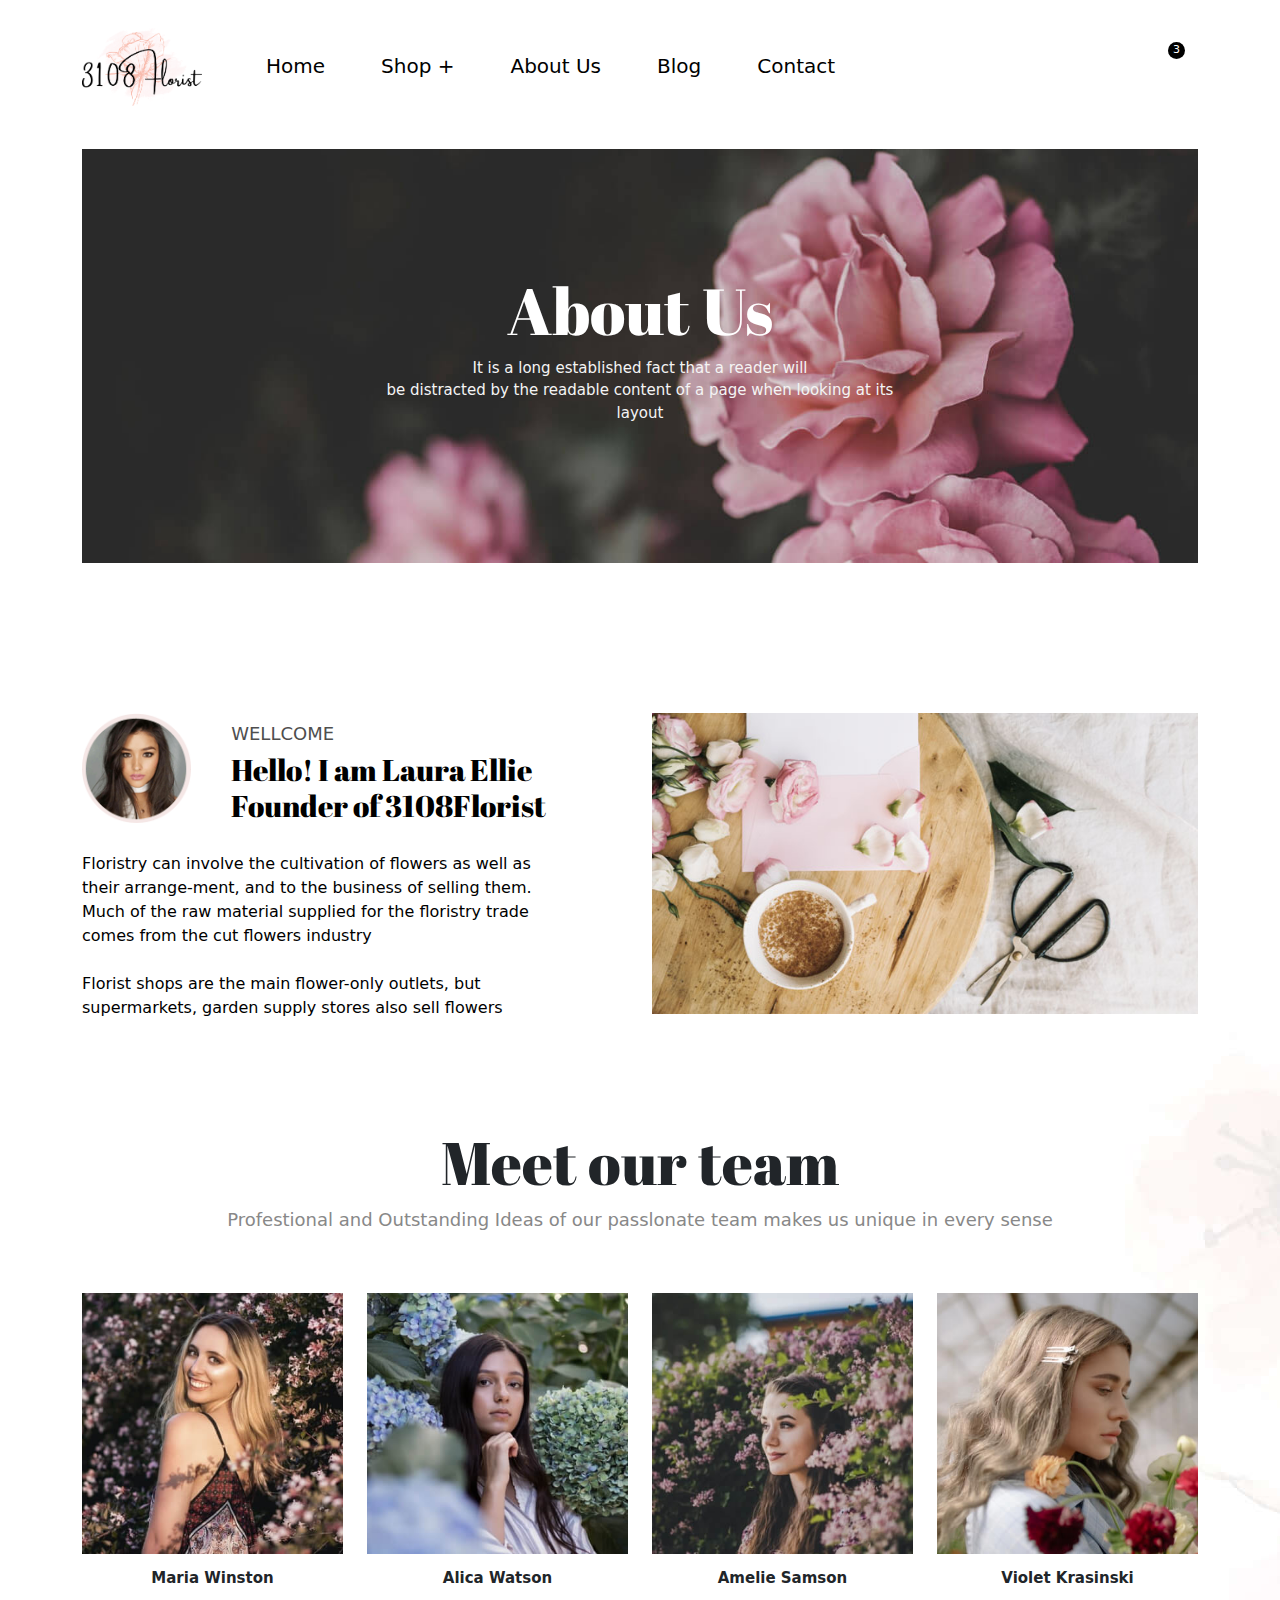
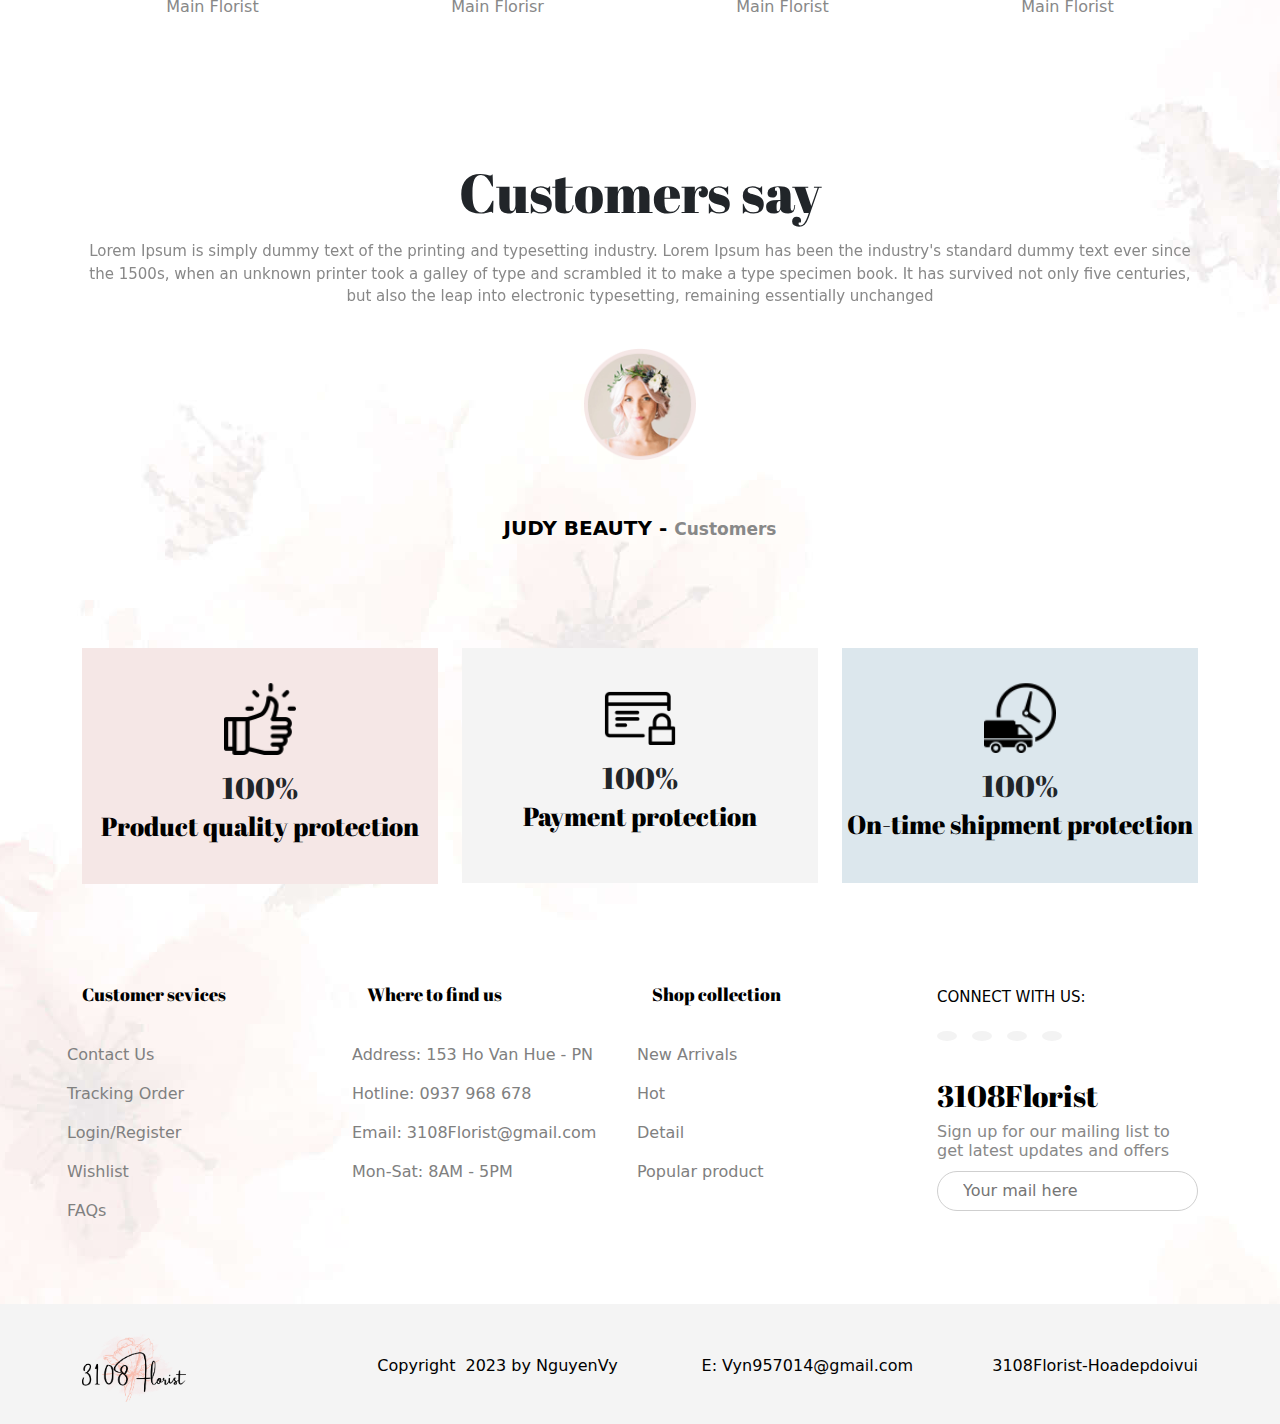
<file: about.html>
<!DOCTYPE html>
<html lang="en">
    <head>
        <meta charset="UTF-8" />
        <meta http-equiv="X-UA-Compatible" content="IE=edge" />
        <meta name="viewport" content="width=device-width, initial-scale=1.0" />
        <title>About Us</title>

        <link href="https://fonts.googleapis.com/css2?family=Abril+Fatface&display=swap" rel="stylesheet" />
        <!-- Font awesome -->
        <link
            rel="stylesheet"
            href="https://cdnjs.cloudflare.com/ajax/libs/font-awesome/6.3.0/css/all.min.css"
            integrity="sha512-SzlrxWUlpfuzQ+pcUCosxcglQRNAq/DZjVsC0lE40xsADsfeQoEypE+enwcOiGjk/bSuGGKHEyjSoQ1zVisanQ=="
            crossorigin="anonymous"
            referrerpolicy="no-referrer"
        />
        <!-- Css bootstrap -->
        <link href="https://cdn.jsdelivr.net/npm/bootstrap@5.2.3/dist/css/bootstrap.min.css" rel="stylesheet" />

        <!-- Global css -->
        <link rel="stylesheet" href="css/style-home.css" />

        <!-- local css -->
        <link rel="stylesheet" href="css/style-about.css" />
    </head>
    <body>
        <nav class="navbar navbar-expand-sm navbar-dark">
            <div class="container">
                <a class="navbar-brand" href="index.html"><img src="img/florist.png" alt="" /></a>
                <div class="collapse navbar-collapse" id="mynavbar">
                    <ul class="navbar-nav me-auto">
                        <li class="nav-item">
                            <a class="nav-link active" href="index.html">Home</a>
                        </li>
                        <li class="nav-item">
                            <a class="nav-link" href="shop.html">Shop +</a>
                        </li>
                        <li class="nav-item">
                            <a class="nav-link" href="about.html">About Us</a>
                        </li>
                        <li class="nav-item">
                            <a class="nav-link" href="blog.html">Blog</a>
                        </li>
                        <li class="nav-item">
                            <a class="nav-link" href="contact.html">Contact</a>
                        </li>
                    </ul>
                </div>
                <div class="navbar-icon">
                    <a class="icon-search" href="javascript:;"><i class="fa-solid fa-magnifying-glass"></i></a>
                    <a class="icon-accout" href="login.html"><i class="fa-regular fa-user"></i></a>
                    <a class="icon-lock" href="javascript:;"><i class="fa-solid fa-lock"></i><span>3</span></a>
                </div>
                <div class="icon-menu" data-bs-toggle="offcanvas" data-bs-target="#demo"><i class="fa-solid fa-bars"></i></div>
            </div>
        </nav>

        <div class="offcanvas offcanvas-end" id="demo">
            <div class="offcanvas-header">
                <h1 class="offcanvas-title">Menu</h1>
                <button type="button" class="btn-close" data-bs-dismiss="offcanvas"></button>
            </div>
            <div class="offcanvas-body">
                <ul>
                    <li><a href="index.html">Home</a></li>
                    <li><a href="shop.html">Shop+</a></li>
                    <li><a href="about.html">About Us</a></li>
                    <li><a href="blog.html">Blog</a></li>
                    <li><a href="contact.html">Contact</a></li>
                </ul>
                <div class="offcanvas-text">
                    <h1 class="offcanvas-title">Information</h1>
                    <ul>
                        <li><a href="">Address: 153 Ho Van Hue - PN</a></li>
                        <li><a href="">Hotline: 0937 968 678</a></li>
                        <li><a href="">Email: 3108Florist@gmail.com</a></li>
                        <li><a href="">Mon-Sat: 8AM - 5PM</a></li>
                    </ul>
                </div>
            </div>
        </div>

        <div class="glasses">
            <i class="fa-solid fa-x"></i>
            <h1>WHAT ARE <br />YOUR LOOKING <br />FOR?</h1>
            <div class="search">
                <input type="text" placeholder="Enter Search ..." />
                <button>SEARCH</button>
            </div>
        </div>

        <div class="form">
            <div class="thumb">
                <img src="img/wedding/collec-2.jpeg" alt="" />
                <div class="text">
                    <h1>Pink roses</h1>
                    <h6>xl <span>$207.2</span></h6>
                </div>
            </div>
            <div class="thumb">
                <img src="img/wedding/holiday-1.jpeg" alt="" />
                <div class="text">
                    <h1>Eleganr by BloomNation</h1>
                    <h6>xl <span>$207.2</span></h6>
                </div>
            </div>
            <div class="thumb">
                <img src="img/wedding/collec-3.jpeg" alt="" />
                <div class="text">
                    <h1>Queen Rose - Yellow</h1>
                    <h6>xl <span>$207.2</span></h6>
                </div>
            </div>
            <div class="total">
                <h3>Total: <span>$621.6</span></h3>
            </div>
            <div class="button">
                <a href="cart.html"><button>CHECK VIEW</button></a>
            </div>
        </div>

        <div class="banner">
            <div class="container">
                <div class="banner-about">
                    <img src="img/about/banner-about.jpeg" alt="" />
                    <div class="title-banner">
                        <h1>About Us</h1>
                        <p>
                            It is a long established fact that a reader will<br />be distracted by the readable content of a page when looking at its
                            layout
                        </p>
                    </div>
                </div>
            </div>
        </div>

        <div class="wellcome">
            <div class="container">
                <div class="row">
                    <div class="col-12 col-sm-12 col-md-12 col-lg-6 text-well">
                        <div class="media">
                            <div class="media-left">
                                <img src="img/slide/avatar-feedback.png" alt="img-holiwood" />
                            </div>
                            <div class="media-body">
                                <h1>WELLCOME</h1>
                                <h2>Hello! I am Laura Ellie <br />Founder of 3108Florist</h2>
                            </div>
                        </div>
                        <p>
                            Floristry can involve the cultivation of flowers as well as their arrange-ment, and to the business of selling them. Much
                            of the raw material supplied for the floristry trade comes from the cut flowers industry<br /><br />
                            Florist shops are the main flower-only outlets, but supermarkets, garden supply stores also sell flowers
                        </p>
                    </div>
                    <div class="col-12 col-sm-12 col-md-12 col-lg-6 img-well">
                        <div class="img-about">
                            <a href=""><img src="img/about/img-about.jpeg" alt="" /></a>
                        </div>
                    </div>
                </div>
            </div>
        </div>

        <div class="team">
            <div class="container">
                <div class="headline">
                    <h2>Meet our team</h2>
                    <p>Profestional and Outstanding Ideas of our passlonate team makes us unique in every sense</p>
                </div>
                <div class="row">
                    <div class="col-6 col-sm-6 col-md-6 col-lg-3 team-account">
                        <a href="#"><img src="img/team/Rectangle-32-2.jpeg" class="img-responsive" alt="img-holiwood" /></a>
                        <div class="title-acc">
                            <h2>Maria Winston</h2>
                            <p>Main Florist</p>
                            <div class="social-acc">
                                <a href=""><i class="fa-brands fa-google"></i></a>
                                <a href=""><i class="fa-brands fa-square-facebook"></i></a>
                                <a href=""><i class="fa-brands fa-linkedin"></i></a>
                                <a href=""><i class="fa-brands fa-instagram"></i></a>
                            </div>
                        </div>
                    </div>
                    <div class="col-6 col-sm-6 col-md-6 col-lg-3 team-account">
                        <a href="#"><img src="img/team/Rectangle-39-2.jpeg" class="img-responsive" alt="img-holiwood" /></a>
                        <div class="title-acc">
                            <h2>Alica Watson</h2>
                            <p>Main Florisr</p>
                            <div class="social-acc">
                                <a href=""><i class="fa-brands fa-google"></i></a>
                                <a href=""><i class="fa-brands fa-square-facebook"></i></a>
                                <a href=""><i class="fa-brands fa-linkedin"></i></a>
                                <a href=""><i class="fa-brands fa-instagram"></i></a>
                            </div>
                        </div>
                    </div>
                    <div class="col-6 col-sm-6 col-md-6 col-lg-3 team-account">
                        <a href="#"><img src="img/team/Rectangle-41.jpeg" class="img-responsive" alt="img-holiwood" /></a>
                        <div class="title-acc">
                            <h2>Amelie Samson</h2>
                            <p>Main Florist</p>
                            <div class="social-acc">
                                <a href=""><i class="fa-brands fa-google"></i></a>
                                <a href=""><i class="fa-brands fa-square-facebook"></i></a>
                                <a href=""><i class="fa-brands fa-linkedin"></i></a>
                                <a href=""><i class="fa-brands fa-instagram"></i></a>
                            </div>
                        </div>
                    </div>
                    <div class="col-6 col-sm-6 col-md-6 col-lg-3 team-account">
                        <a href="#"><img src="img/team/Rectangle-9-2.jpeg" class="img-responsive" alt="img-holiwood" /></a>
                        <div class="title-acc">
                            <h2>Violet Krasinski</h2>
                            <p>Main Florist</p>
                            <div class="social-acc">
                                <a href=""><i class="fa-brands fa-google"></i></a>
                                <a href=""><i class="fa-brands fa-square-facebook"></i></a>
                                <a href=""><i class="fa-brands fa-linkedin"></i></a>
                                <a href=""><i class="fa-brands fa-instagram"></i></a>
                            </div>
                        </div>
                    </div>
                </div>
            </div>
        </div>

        <div class="customer">
            <div class="container">
                <div class="text">
                    <h2>Customers say</h2>
                    <a href=""><i class="fa-solid fa-quote-left"></i></a>
                </div>
                <!-- Carousel -->
                <div id="demo" class="carousel slide" data-bs-ride="carousel">
                    <!-- The slideshow/carousel -->
                    <div class="carousel-inner">
                        <div class="carousel-item active">
                            <p>
                                Lorem Ipsum is simply dummy text of the printing and typesetting industry. Lorem Ipsum has been the industry's
                                standard dummy text ever since the 1500s, when an unknown printer took a galley of type and scrambled it to make a
                                type specimen book. It has survived not only five centuries, but also the leap into electronic typesetting, remaining
                                essentially unchanged
                            </p>
                            <img src="img/slide/avatar-about.png" alt="Los Angeles" class="d-block" style="width: 10%" />
                        </div>
                        <div class="carousel-item">
                            <p>
                                Lorem Ipsum is simply dummy text of the printing and typesetting industry. Lorem Ipsum has been the industry's
                                standard dummy text ever since the 1500s, when an unknown printer took a galley of type and scrambled it to make a
                                type specimen book. It has survived not only five centuries, but also the leap into electronic typesetting, remaining
                                essentially unchanged
                            </p>
                            <img src="img/slide/avatar-about.png" alt="Los Angeles" class="d-block" style="width: 10%" />
                        </div>
                        <div class="carousel-item">
                            <p>
                                Lorem Ipsum is simply dummy text of the printing and typesetting industry. Lorem Ipsum has been the industry's
                                standard dummy text ever since the 1500s, when an unknown printer took a galley of type and scrambled it to make a
                                type specimen book. It has survived not only five centuries, but also the leap into electronic typesetting, remaining
                                essentially unchanged
                            </p>
                            <img src="img/slide/avatar-about.png" alt="Los Angeles" class="d-block" style="width: 10%" />
                        </div>
                    </div>
                </div>
                <div class="carousel mt-3 text-center">
                    <h3>JUDY BEAUTY - <span>Customers</span></h3>
                </div>
            </div>
        </div>

        <div class="img-link">
            <div class="container">
                <div class="row">
                    <div class="col-12 col-sm-12 col-md-6 col-lg-4">
                        <div class="img-color-1">
                            <div class="img-content">
                                <img src="img/about/like-about (1).png" class="img-responsive" alt="img-holiwood" />
                            </div>
                            <h1>100%</h1>
                            <h2>Product quality protection</h2>
                        </div>
                    </div>
                    <div class="col-12 col-sm-12 col-md-6 col-lg-4">
                        <div class="img-color-2">
                            <div class="img-content">
                                <img src="img/about/log-about (1).png" class="img-responsive" alt="img-holiwood" />
                            </div>
                            <h1>100%</h1>
                            <h2>Payment protection</h2>
                        </div>
                    </div>
                    <div class="col-12 col-sm-12 col-md-12 col-lg-4">
                        <div class="img-color-3">
                            <div class="img-content">
                                <img src="img/about/time-about (1).png" class="img-responsive" alt="img-holiwood" />
                            </div>
                            <h1>100%</h1>
                            <h2>On-time shipment protection</h2>
                        </div>
                    </div>
                </div>
            </div>
        </div>

        <div class="info-footer">
            <div class="container">
                <div class="row">
                    <div class="col-12 col-sm-6 col-md-6 col-lg-3">
                        <h3>Customer sevices</h3>
                        <ul>
                            <li><i class="fas fa-long-arrow-alt-right"></i><a href="contact.html">Contact Us</a></li>
                            <li><i class="fas fa-long-arrow-alt-right"></i><a href="tracking.html">Tracking Order</a></li>
                            <li><i class="fas fa-long-arrow-alt-right"></i><a href="login.html">Login/Register</a></li>
                            <li><i class="fas fa-long-arrow-alt-right"></i><a href="wishlist.html">Wishlist</a></li>
                            <li><i class="fas fa-long-arrow-alt-right"></i><a href="#">FAQs</a></li>
                        </ul>
                    </div>
                    <div class="col-12 col-sm-6 col-md-6 col-lg-3">
                        <h3>Where to find us</h3>
                        <ul>
                            <li><i class="fas fa-long-arrow-alt-right"></i><a href="#">Address: 153 Ho Van Hue - PN</a></li>
                            <li><i class="fas fa-long-arrow-alt-right"></i><a href="#">Hotline: 0937 968 678</a></li>
                            <li><i class="fas fa-long-arrow-alt-right"></i><a href="#">Email: 3108Florist@gmail.com</a></li>
                            <li><i class="fas fa-long-arrow-alt-right"></i><a href="#">Mon-Sat: 8AM - 5PM</a></li>
                        </ul>
                    </div>
                    <div class="col-12 col-sm-6 col-md-6 col-lg-3">
                        <h3>Shop collection</h3>
                        <ul>
                            <li><i class="fas fa-long-arrow-alt-right"></i><a href="index.html">New Arrivals</a></li>
                            <li><i class="fas fa-long-arrow-alt-right"></i><a href="shop.html">Hot</a></li>
                            <li><i class="fas fa-long-arrow-alt-right"></i><a href="product.html">Detail</a></li>
                            <li><i class="fas fa-long-arrow-alt-right"></i><a href="index.html">Popular product</a></li>
                        </ul>
                    </div>
                    <div class="col-12 col-sm-6 col-md-6 col-lg-3 social">
                        <p>CONNECT WITH US:</p>
                        <a href=""><i class="fa-brands fa-instagram"></i></a>
                        <a href=""><i class="fa-brands fa-square-facebook"></i></a>
                        <a href=""><i class="fa-brands fa-twitter"></i></a>
                        <a href=""><i class="fa-brands fa-skype"></i></a>
                        <h1>3108Florist</h1>
                        <h2>Sign up for our mailing list to get latest updates and offers</h2>
                        <form class="form-group" action="mail" method="post">
                            <input type="text" name="input-mail" placeholder="Your mail here" class="input-lg" />
                        </form>
                    </div>
                </div>
            </div>
        </div>

        <div class="footer">
            <div class="container">
                <div class="row">
                    <div class="col-12 col-sm-6 col-md-6 col-lg-3">
                        <img src="img/florist.png" alt="" />
                    </div>
                    <div class="col-12 col-sm-6 col-md-6 col-lg-3 copy">
                        <span>Copyright</span><i class="far fa-copyright"></i><span class="engo">2023 by NguyenVy</span>
                    </div>
                    <div class="col-12 col-sm-6 col-md-6 col-lg-3 gmail-footer">
                        <span>E: Vyn957014@gmail.com</span>
                    </div>
                    <div class="col-12 col-sm-6 col-md-6 col-lg-3 gmail-footer">
                        <span>3108Florist-Hoadepdoivui</span>
                    </div>
                </div>
            </div>
        </div>
        <!-- jquery -->
        <script src="https://ajax.googleapis.com/ajax/libs/jquery/3.6.3/jquery.min.js"></script>
        <!-- js bootstrap -->
        <script src="https://cdn.jsdelivr.net/npm/bootstrap@5.2.3/dist/js/bootstrap.bundle.min.js"></script>

        <script src="js/style.js"></script>
        <script>
            $(function () {
                $(".icon-search").click(function () {
                    $(".glasses").addClass("active");
                });
                $(".glasses i").click(function () {
                    $(".glasses").removeClass("active");
                });
                $(".icon-lock").click(function () {
                    $(".form").fadeToggle("active");
                });
                $(".icon-accout").click(function () {
                    $(".accout").fadeToggle("active");
                });

                $(".color-board div").click(function () {
                    $img = $(this).attr("data-img");
                    $(".thumbBig img").attr("src", $img);
                });
            });
        </script>
    </body>
</html>
</file>
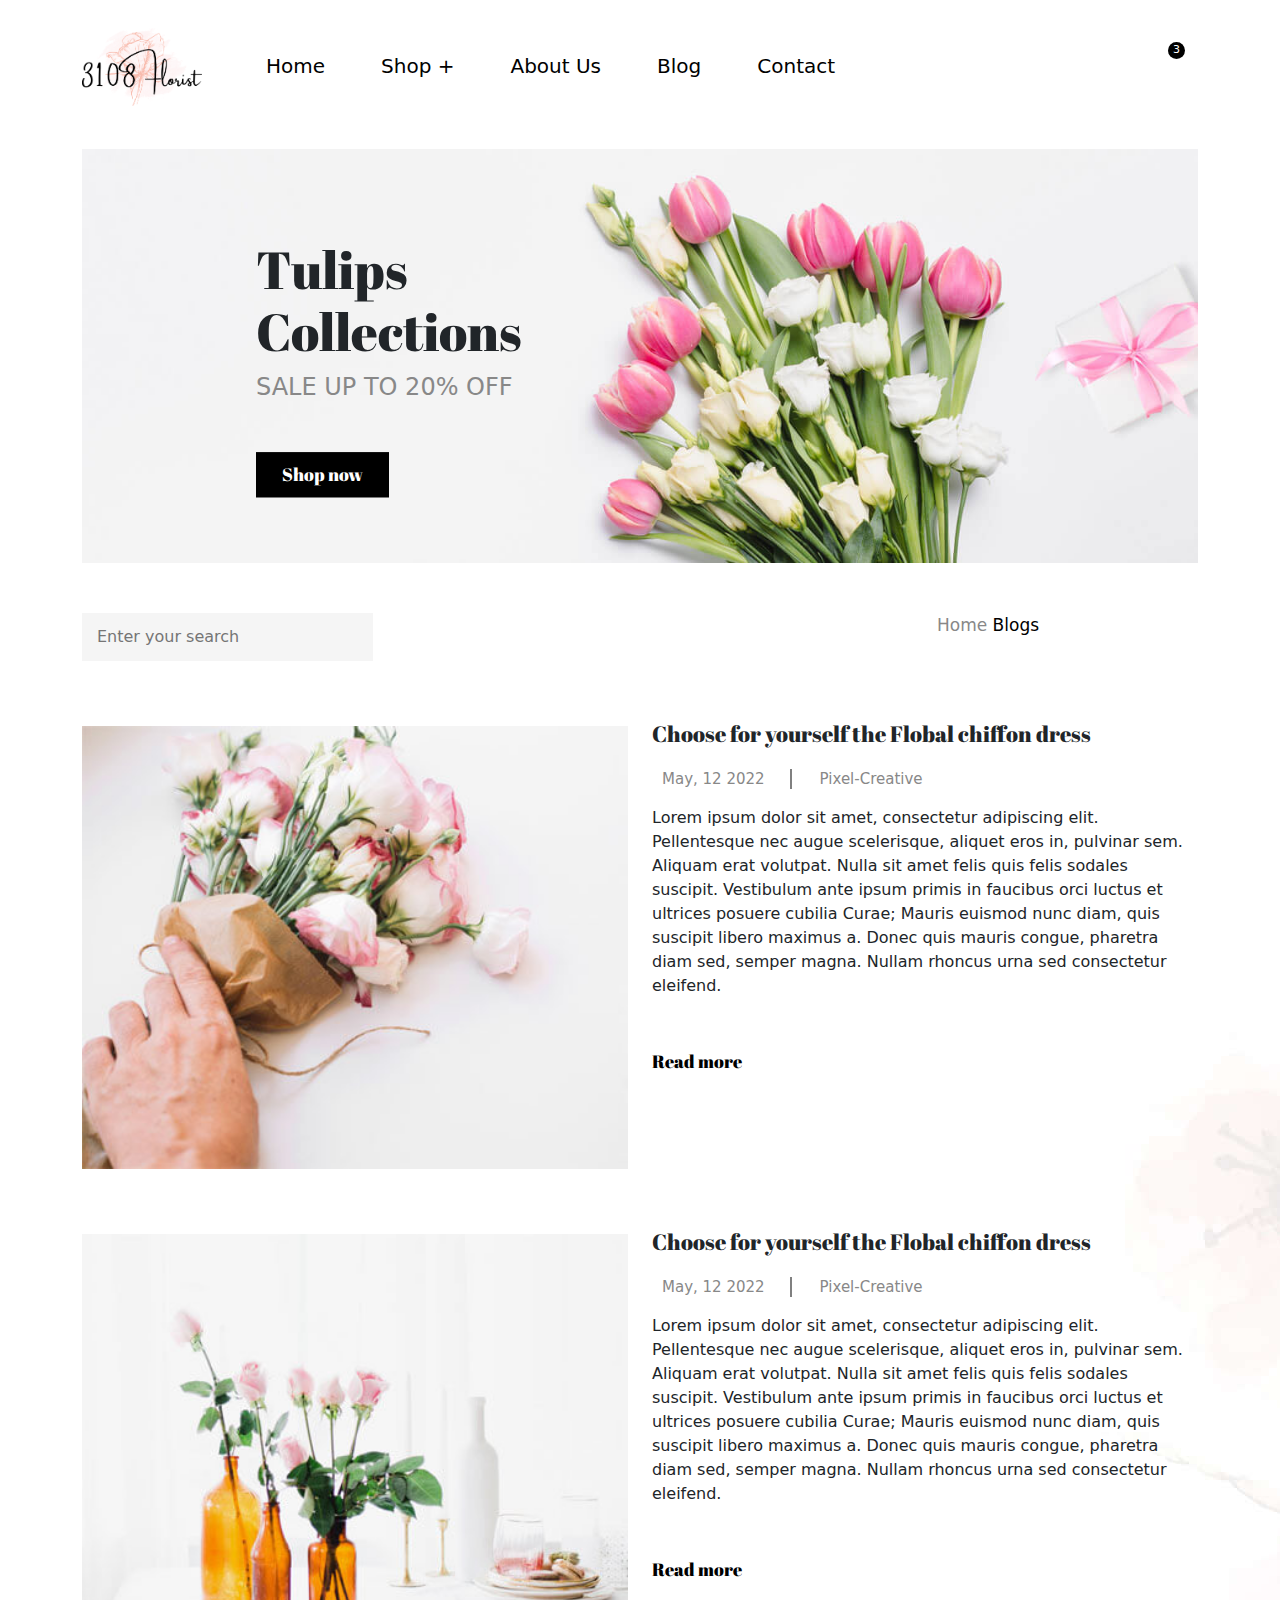
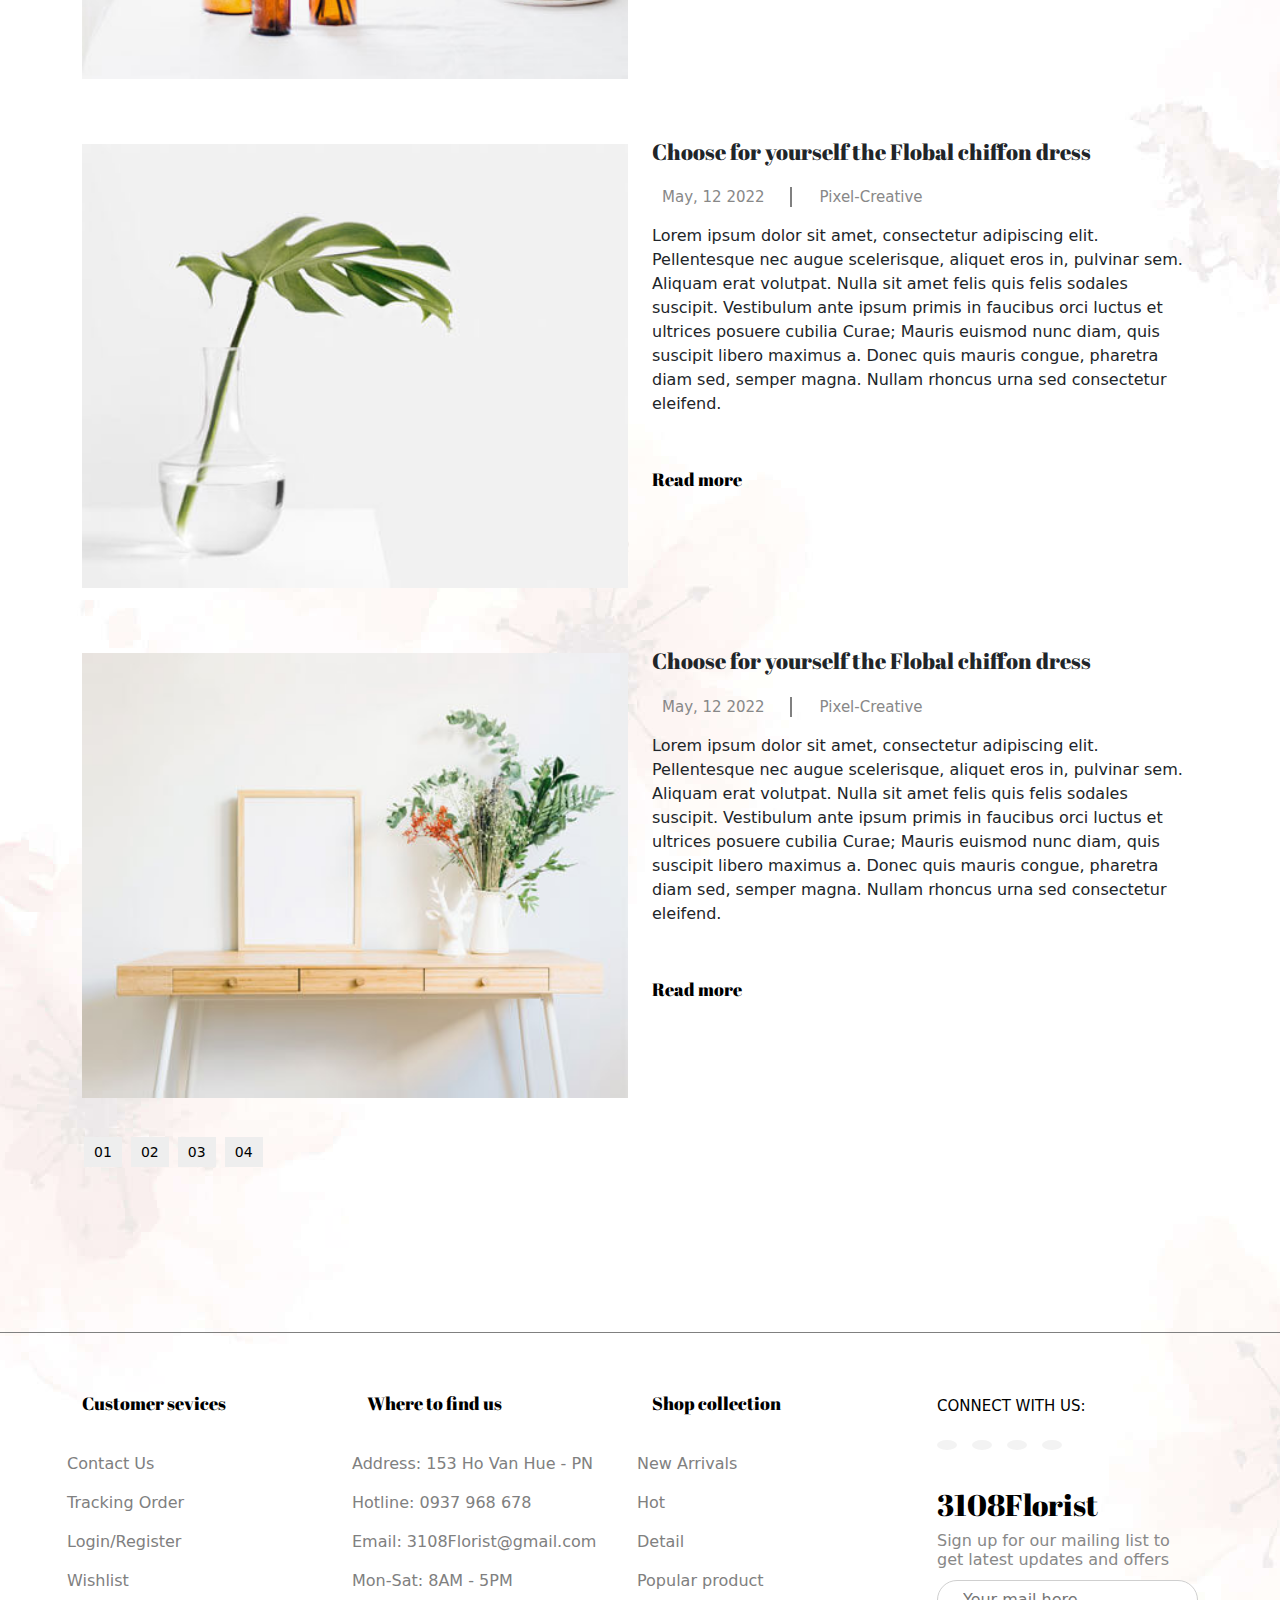
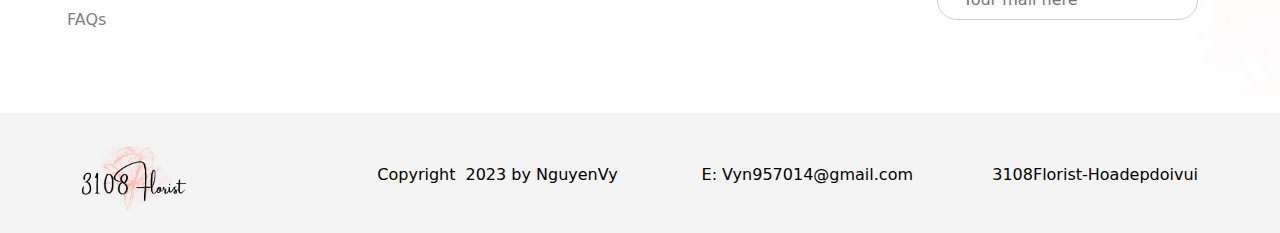
<file: blog.html>
<!DOCTYPE html>
<html lang="en">
    <head>
        <meta charset="UTF-8" />
        <meta http-equiv="X-UA-Compatible" content="IE=edge" />
        <meta name="viewport" content="width=device-width, initial-scale=1.0" />
        <title>Blog</title>

        <link href="https://fonts.googleapis.com/css2?family=Abril+Fatface&display=swap" rel="stylesheet" />
        <!-- Font awesome -->
        <link
            rel="stylesheet"
            href="https://cdnjs.cloudflare.com/ajax/libs/font-awesome/6.3.0/css/all.min.css"
            integrity="sha512-SzlrxWUlpfuzQ+pcUCosxcglQRNAq/DZjVsC0lE40xsADsfeQoEypE+enwcOiGjk/bSuGGKHEyjSoQ1zVisanQ=="
            crossorigin="anonymous"
            referrerpolicy="no-referrer"
        />
        <!-- Css bootstrap -->
        <link href="https://cdn.jsdelivr.net/npm/bootstrap@5.2.3/dist/css/bootstrap.min.css" rel="stylesheet" />

        <!-- Global css -->
        <link rel="stylesheet" href="css/style-home.css" />

        <!-- local css -->
        <link rel="stylesheet" href="css/style-blog.css" />
    </head>
    <body>
        <nav class="navbar navbar-expand-sm navbar-dark">
            <div class="container">
                <a class="navbar-brand" href="index.html"><img src="img/florist.png" alt="" /></a>
                <div class="collapse navbar-collapse" id="mynavbar">
                    <ul class="navbar-nav me-auto">
                        <li class="nav-item">
                            <a class="nav-link active" href="index.html">Home</a>
                        </li>
                        <li class="nav-item">
                            <a class="nav-link" href="shop.html">Shop +</a>
                        </li>
                        <li class="nav-item">
                            <a class="nav-link" href="about.html">About Us</a>
                        </li>
                        <li class="nav-item">
                            <a class="nav-link" href="blog.html">Blog</a>
                        </li>
                        <li class="nav-item">
                            <a class="nav-link" href="contact.html">Contact</a>
                        </li>
                    </ul>
                </div>
                <div class="navbar-icon">
                    <a class="icon-search" href="javascript:;"><i class="fa-solid fa-magnifying-glass"></i></a>
                    <a class="icon-accout" href="login.html"><i class="fa-regular fa-user"></i></a>
                    <a class="icon-lock" href="javascript:;"><i class="fa-solid fa-lock"></i><span>3</span></a>
                </div>
                <div class="icon-menu" data-bs-toggle="offcanvas" data-bs-target="#demo"><i class="fa-solid fa-bars"></i></div>
            </div>
        </nav>

        <div class="offcanvas offcanvas-end" id="demo">
            <div class="offcanvas-header">
                <h1 class="offcanvas-title">Menu</h1>
                <button type="button" class="btn-close" data-bs-dismiss="offcanvas"></button>
            </div>
            <div class="offcanvas-body">
                <ul>
                    <li><a href="index.html">Home</a></li>
                    <li><a href="shop.html">Shop+</a></li>
                    <li><a href="about.html">About Us</a></li>
                    <li><a href="blog.html">Blog</a></li>
                    <li><a href="contact.html">Contact</a></li>
                </ul>
                <div class="offcanvas-text">
                    <h1 class="offcanvas-title">Information</h1>
                    <ul>
                        <li><a href="">Address: 153 Ho Van Hue - PN</a></li>
                        <li><a href="">Hotline: 0937 968 678</a></li>
                        <li><a href="">Email: 3108Florist@gmail.com</a></li>
                        <li><a href="">Mon-Sat: 8AM - 5PM</a></li>
                    </ul>
                </div>
            </div>
        </div>

        <div class="glasses">
            <i class="fa-solid fa-x"></i>
            <h1>WHAT ARE <br />YOUR LOOKING <br />FOR?</h1>
            <div class="search" style="width: 100%">
                <input type="text" placeholder="Enter Search ..." />
                <button>SEARCH</button>
            </div>
        </div>

        <div class="form">
            <div class="thumb">
                <img src="img/wedding/collec-2.jpeg" alt="" />
                <div class="text">
                    <h1>Pink roses</h1>
                    <h6>xl <span>$207.2</span></h6>
                </div>
            </div>
            <div class="thumb">
                <img src="img/wedding/holiday-1.jpeg" alt="" />
                <div class="text">
                    <h1>Eleganr by BloomNation</h1>
                    <h6>xl <span>$207.2</span></h6>
                </div>
            </div>
            <div class="thumb">
                <img src="img/wedding/collec-3.jpeg" alt="" />
                <div class="text">
                    <h1>Queen Rose - Yellow</h1>
                    <h6>xl <span>$207.2</span></h6>
                </div>
            </div>
            <div class="total">
                <h3>Total: <span>$621.6</span></h3>
            </div>
            <div class="button">
                <a href="cart.html"><button>CHECK VIEW</button></a>
            </div>
        </div>

        <div class="banner">
            <div class="container">
                <div class="banner-blog">
                    <img src="img/blog/banner-shop.jpeg" alt="" />
                    <div class="text">
                        <h2 class="display-1">
                            Tulips <br />
                            Collections
                        </h2>
                        <h4>SALE UP TO 20% OFF</h4>
                        <a href="shop.html"><button>Shop now</button></a>
                    </div>
                </div>
            </div>
        </div>

        <div class="content">
            <div class="container">
                <div class="row">
                    <div class="col-9 col-md-9 col-lg-9">
                        <div class="search">
                            <input type="text" placeholder="Enter your search" />
                            <i class="fa-solid fa-magnifying-glass"></i>
                        </div>
                    </div>
                    <div class="col-3 col-md-3 col-lg-3">
                        <a href="index.html">Home <i class="fa-solid fa-greater-than"></i> <span>Blogs</span></a>
                    </div>
                    <div class="col-12 col-md-6 col-lg-6">
                        <div class="thumb"><img src="img/blog/blog-1.jpeg" alt="" /></div>
                    </div>
                    <div class="col-12 col-md-6 col-lg-6 text">
                        <h2>Choose for yourself the Flobal chiffon dress</h2>
                        <div class="info">
                            <div class="contact">
                                <a href=""><i class="fa-solid fa-calendar-days"></i></a>
                                <h4>May, 12 2022</h4>
                            </div>
                            <div class="contact2">
                                <a href=""><i class="fa-solid fa-pen-to-square"></i></a>
                                <h4>Pixel-Creative</h4>
                            </div>
                        </div>
                        <p>
                            Lorem ipsum dolor sit amet, consectetur adipiscing elit. Pellentesque nec augue scelerisque, aliquet eros in, pulvinar
                            sem. Aliquam erat volutpat. Nulla sit amet felis quis felis sodales suscipit. Vestibulum ante ipsum primis in faucibus
                            orci luctus et ultrices posuere cubilia Curae; Mauris euismod nunc diam, quis suscipit libero maximus a. Donec quis mauris
                            congue, pharetra diam sed, semper magna. Nullam rhoncus urna sed consectetur eleifend.
                        </p>
                        <div class="read"><a href="shop.html">Read more</a></div>
                    </div>
                    <div class="col-12 col-md-6 col-lg-6">
                        <div class="thumb"><img src="img/blog/blog-2.jpeg" alt="" /></div>
                    </div>
                    <div class="col-12 col-md-6 col-lg-6 text">
                        <h2>Choose for yourself the Flobal chiffon dress</h2>
                        <div class="info">
                            <div class="contact">
                                <a href=""><i class="fa-solid fa-calendar-days"></i></a>
                                <h4>May, 12 2022</h4>
                            </div>
                            <div class="contact2">
                                <a href=""><i class="fa-solid fa-pen-to-square"></i></a>
                                <h4>Pixel-Creative</h4>
                            </div>
                        </div>
                        <p>
                            Lorem ipsum dolor sit amet, consectetur adipiscing elit. Pellentesque nec augue scelerisque, aliquet eros in, pulvinar
                            sem. Aliquam erat volutpat. Nulla sit amet felis quis felis sodales suscipit. Vestibulum ante ipsum primis in faucibus
                            orci luctus et ultrices posuere cubilia Curae; Mauris euismod nunc diam, quis suscipit libero maximus a. Donec quis mauris
                            congue, pharetra diam sed, semper magna. Nullam rhoncus urna sed consectetur eleifend.
                        </p>
                        <div class="read"><a href="shop.html">Read more</a></div>
                    </div>
                    <div class="col-12 col-md-6 col-lg-6">
                        <div class="thumb"><img src="img/blog/blog-3.jpeg" alt="" /></div>
                    </div>
                    <div class="col-12 col-md-6 col-lg-6 text">
                        <h2>Choose for yourself the Flobal chiffon dress</h2>
                        <div class="info">
                            <div class="contact">
                                <a href=""><i class="fa-solid fa-calendar-days"></i></a>
                                <h4>May, 12 2022</h4>
                            </div>
                            <div class="contact2">
                                <a href=""><i class="fa-solid fa-pen-to-square"></i></a>
                                <h4>Pixel-Creative</h4>
                            </div>
                        </div>
                        <p>
                            Lorem ipsum dolor sit amet, consectetur adipiscing elit. Pellentesque nec augue scelerisque, aliquet eros in, pulvinar
                            sem. Aliquam erat volutpat. Nulla sit amet felis quis felis sodales suscipit. Vestibulum ante ipsum primis in faucibus
                            orci luctus et ultrices posuere cubilia Curae; Mauris euismod nunc diam, quis suscipit libero maximus a. Donec quis mauris
                            congue, pharetra diam sed, semper magna. Nullam rhoncus urna sed consectetur eleifend.
                        </p>
                        <div class="read"><a href="shop.html">Read more</a></div>
                    </div>
                    <div class="col-12 col-md-6 col-lg-6">
                        <div class="thumb"><img src="img/blog/blog-4.jpeg" alt="" /></div>
                    </div>
                    <div class="col-12 col-md-6 col-lg-6 text">
                        <h2>Choose for yourself the Flobal chiffon dress</h2>
                        <div class="info">
                            <div class="contact">
                                <a href=""><i class="fa-solid fa-calendar-days"></i></a>
                                <h4>May, 12 2022</h4>
                            </div>
                            <div class="contact2">
                                <a href=""><i class="fa-solid fa-pen-to-square"></i></a>
                                <h4>Pixel-Creative</h4>
                            </div>
                        </div>
                        <p>
                            Lorem ipsum dolor sit amet, consectetur adipiscing elit. Pellentesque nec augue scelerisque, aliquet eros in, pulvinar
                            sem. Aliquam erat volutpat. Nulla sit amet felis quis felis sodales suscipit. Vestibulum ante ipsum primis in faucibus
                            orci luctus et ultrices posuere cubilia Curae; Mauris euismod nunc diam, quis suscipit libero maximus a. Donec quis mauris
                            congue, pharetra diam sed, semper magna. Nullam rhoncus urna sed consectetur eleifend.
                        </p>
                        <div class="read"><a href="shop.html">Read more</a></div>
                    </div>

                    <div class="col-lg-12 number">
                        <ul>
                            <li><a href="">01</a></li>
                            <li><a href="">02</a></li>
                            <li><a href="">03</a></li>
                            <li><a href="">04</a></li>
                            <li><i class="fa-solid fa-arrow-right"></i></li>
                        </ul>
                    </div>
                </div>
            </div>
        </div>

        <div class="info-footer">
            <div class="container">
                <div class="row">
                    <div class="col-12 col-sm-6 col-md-6 col-lg-3">
                        <h3>Customer sevices</h3>
                        <ul>
                            <li><i class="fas fa-long-arrow-alt-right"></i><a href="contact.html">Contact Us</a></li>
                            <li><i class="fas fa-long-arrow-alt-right"></i><a href="tracking.html">Tracking Order</a></li>
                            <li><i class="fas fa-long-arrow-alt-right"></i><a href="login.html">Login/Register</a></li>
                            <li><i class="fas fa-long-arrow-alt-right"></i><a href="wishlist.html">Wishlist</a></li>
                            <li><i class="fas fa-long-arrow-alt-right"></i><a href="#">FAQs</a></li>
                        </ul>
                    </div>
                    <div class="col-12 col-sm-6 col-md-6 col-lg-3">
                        <h3>Where to find us</h3>
                        <ul>
                            <li><i class="fas fa-long-arrow-alt-right"></i><a href="#">Address: 153 Ho Van Hue - PN</a></li>
                            <li><i class="fas fa-long-arrow-alt-right"></i><a href="#">Hotline: 0937 968 678</a></li>
                            <li><i class="fas fa-long-arrow-alt-right"></i><a href="#">Email: 3108Florist@gmail.com</a></li>
                            <li><i class="fas fa-long-arrow-alt-right"></i><a href="#">Mon-Sat: 8AM - 5PM</a></li>
                        </ul>
                    </div>
                    <div class="col-12 col-sm-6 col-md-6 col-lg-3">
                        <h3>Shop collection</h3>
                        <ul>
                            <li><i class="fas fa-long-arrow-alt-right"></i><a href="index.html">New Arrivals</a></li>
                            <li><i class="fas fa-long-arrow-alt-right"></i><a href="shop.html">Hot</a></li>
                            <li><i class="fas fa-long-arrow-alt-right"></i><a href="product.html">Detail</a></li>
                            <li><i class="fas fa-long-arrow-alt-right"></i><a href="index.html">Popular product</a></li>
                        </ul>
                    </div>
                    <div class="col-12 col-sm-6 col-md-6 col-lg-3 social">
                        <p>CONNECT WITH US:</p>
                        <a href=""><i class="fa-brands fa-instagram"></i></a>
                        <a href=""><i class="fa-brands fa-square-facebook"></i></a>
                        <a href=""><i class="fa-brands fa-twitter"></i></a>
                        <a href=""><i class="fa-brands fa-skype"></i></a>
                        <h1>3108Florist</h1>
                        <h2>Sign up for our mailing list to get latest updates and offers</h2>
                        <form class="form-group" action="mail" method="post">
                            <input type="text" name="input-mail" placeholder="Your mail here" class="input-lg" />
                        </form>
                    </div>
                </div>
            </div>
        </div>

        <div class="footer">
            <div class="container">
                <div class="row">
                    <div class="col-12 col-sm-6 col-md-6 col-lg-3">
                        <img src="img/florist.png" alt="" />
                    </div>
                    <div class="col-12 col-sm-6 col-md-6 col-lg-3 copy">
                        <span>Copyright</span><i class="far fa-copyright"></i><span class="engo">2023 by NguyenVy</span>
                    </div>
                    <div class="col-12 col-sm-6 col-md-6 col-lg-3 gmail-footer">
                        <span>E: Vyn957014@gmail.com</span>
                    </div>
                    <div class="col-12 col-sm-6 col-md-6 col-lg-3 gmail-footer">
                        <span>3108Florist-Hoadepdoivui</span>
                    </div>
                </div>
            </div>
        </div>
        <!-- jquery -->
        <script src="https://ajax.googleapis.com/ajax/libs/jquery/3.6.3/jquery.min.js"></script>
        <!-- js bootstrap -->
        <script src="https://cdn.jsdelivr.net/npm/bootstrap@5.2.3/dist/js/bootstrap.bundle.min.js"></script>

        <script src="js/style.js"></script>
        <script>
            $(function () {
                $(".icon-search").click(function () {
                    $(".glasses").addClass("active");
                });
                $(".glasses i").click(function () {
                    $(".glasses").removeClass("active");
                });
                $(".icon-lock").click(function () {
                    $(".form").fadeToggle("active");
                });
                $(".icon-accout").click(function () {
                    $(".accout").fadeToggle("active");
                });

                $(".color-board div").click(function () {
                    $img = $(this).attr("data-img");
                    $(".thumbBig img").attr("src", $img);
                });
            });
        </script>
    </body>
</html>
</file>
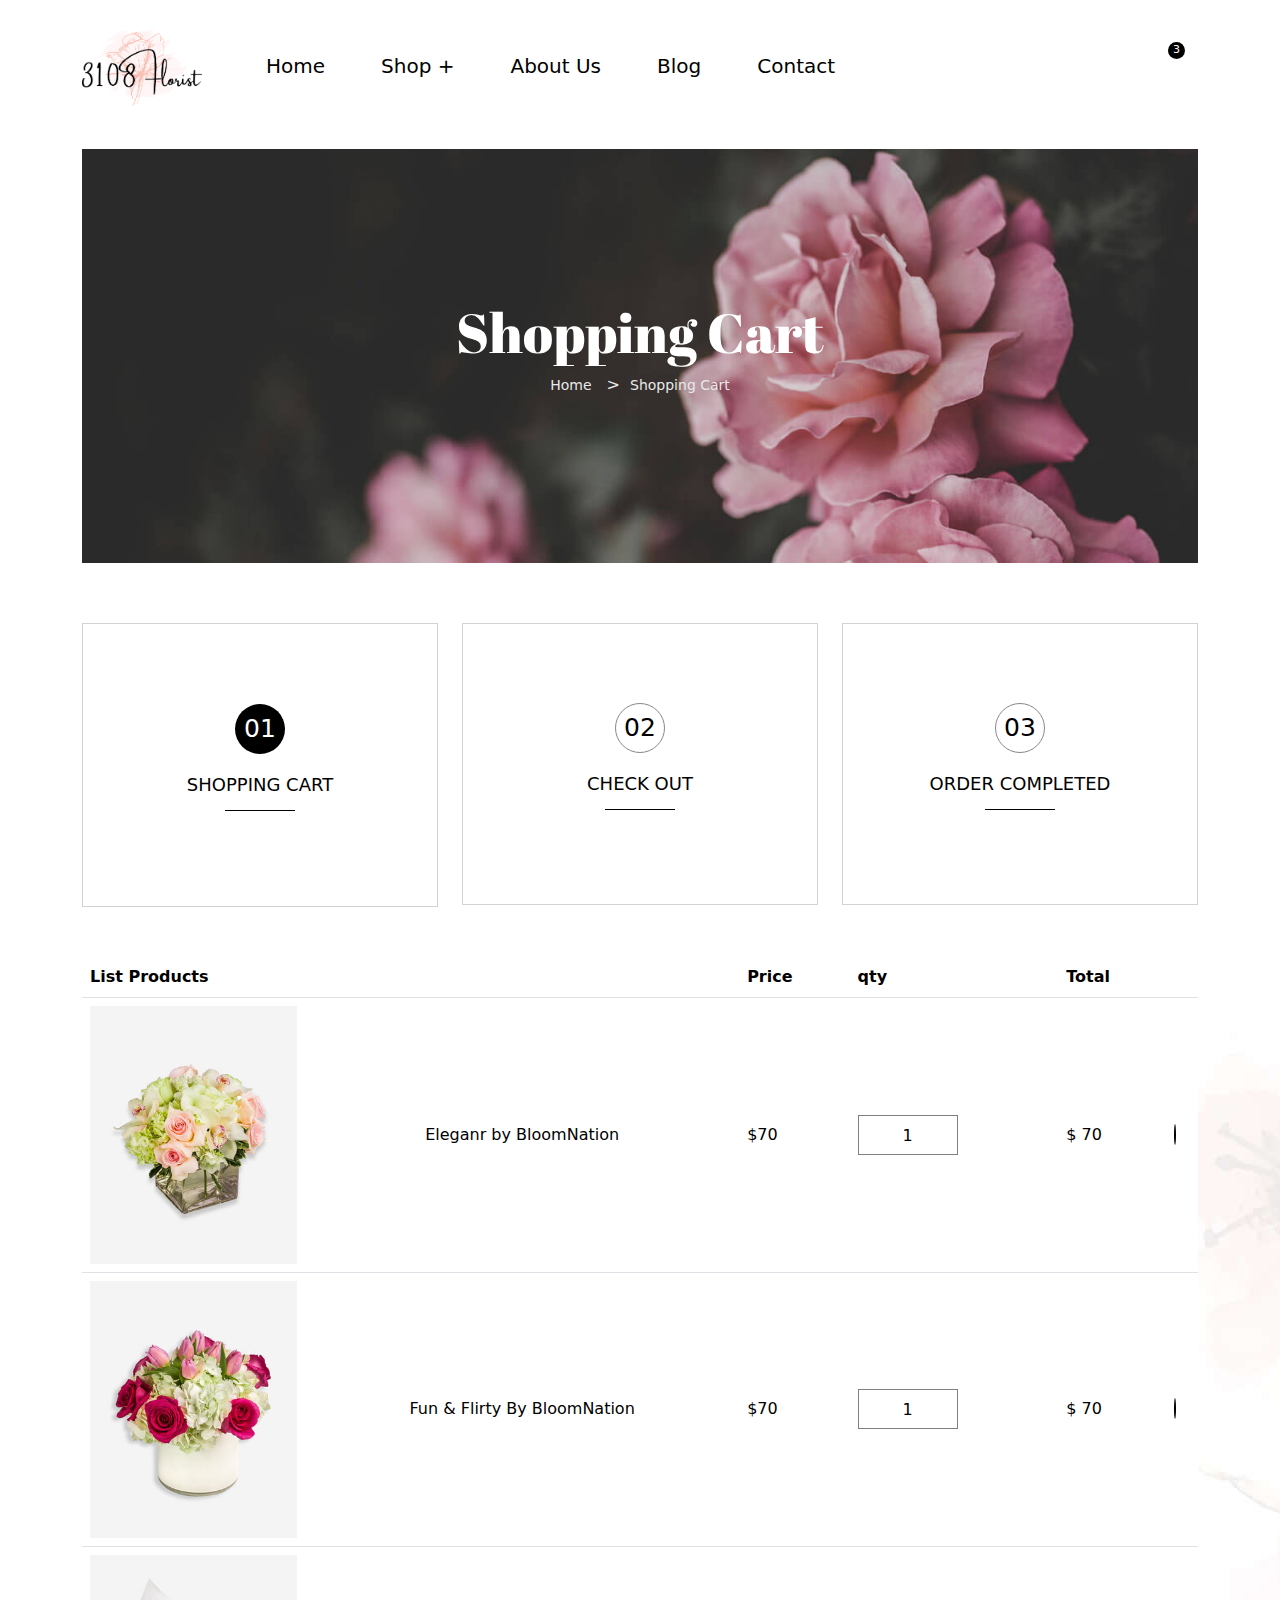
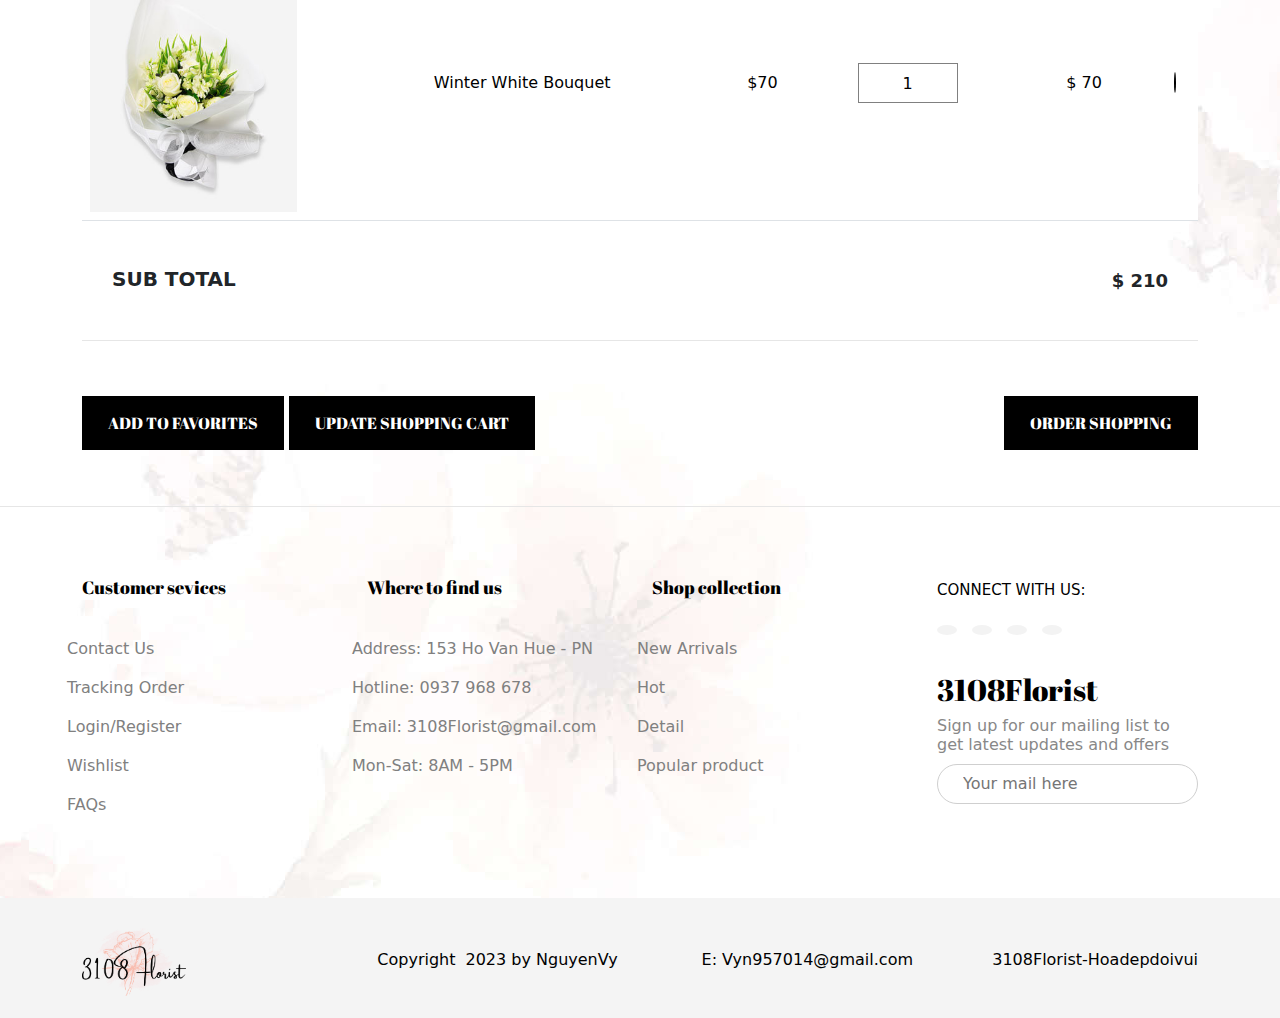
<file: cart.html>
<!DOCTYPE html>
<html lang="en">
    <head>
        <meta charset="UTF-8" />
        <meta http-equiv="X-UA-Compatible" content="IE=edge" />
        <meta name="viewport" content="width=device-width, initial-scale=1.0" />
        <title>Shopping Cart</title>

        <link href="https://fonts.googleapis.com/css2?family=Abril+Fatface&display=swap" rel="stylesheet" />
        <!-- Font awesome -->
        <link
            rel="stylesheet"
            href="https://cdnjs.cloudflare.com/ajax/libs/font-awesome/6.3.0/css/all.min.css"
            integrity="sha512-SzlrxWUlpfuzQ+pcUCosxcglQRNAq/DZjVsC0lE40xsADsfeQoEypE+enwcOiGjk/bSuGGKHEyjSoQ1zVisanQ=="
            crossorigin="anonymous"
            referrerpolicy="no-referrer"
        />
        <!-- Css bootstrap -->
        <link href="https://cdn.jsdelivr.net/npm/bootstrap@5.2.3/dist/css/bootstrap.min.css" rel="stylesheet" />

        <!-- Global css -->
        <link rel="stylesheet" href="css/style-home.css" />

        <!-- local css -->
        <link rel="stylesheet" href="css/style-cart.css" />
    </head>
    <body>
        <nav class="navbar navbar-expand-sm navbar-dark">
            <div class="container">
                <a class="navbar-brand" href="index.html"><img src="img/florist.png" alt="" /></a>
                <div class="collapse navbar-collapse" id="mynavbar">
                    <ul class="navbar-nav me-auto">
                        <li class="nav-item">
                            <a class="nav-link active" href="index.html">Home</a>
                        </li>
                        <li class="nav-item">
                            <a class="nav-link" href="shop.html">Shop +</a>
                        </li>
                        <li class="nav-item">
                            <a class="nav-link" href="about.html">About Us</a>
                        </li>
                        <li class="nav-item">
                            <a class="nav-link" href="blog.html">Blog</a>
                        </li>
                        <li class="nav-item">
                            <a class="nav-link" href="contact.html">Contact</a>
                        </li>
                    </ul>
                </div>
                <div class="navbar-icon">
                    <a class="icon-search" href="javascript:;"><i class="fa-solid fa-magnifying-glass"></i></a>
                    <a class="icon-accout" href="login.html"><i class="fa-regular fa-user"></i></a>
                    <a class="icon-lock" href="javascript:;"><i class="fa-solid fa-lock"></i><span>3</span></a>
                </div>
                <div class="icon-menu" data-bs-toggle="offcanvas" data-bs-target="#demo"><i class="fa-solid fa-bars"></i></div>
            </div>
        </nav>

        <div class="offcanvas offcanvas-end" id="demo">
            <div class="offcanvas-header">
                <h1 class="offcanvas-title">Menu</h1>
                <button type="button" class="btn-close" data-bs-dismiss="offcanvas"></button>
            </div>
            <div class="offcanvas-body">
                <ul>
                    <li><a href="index.html">Home</a></li>
                    <li><a href="shop.html">Shop+</a></li>
                    <li><a href="about.html">About Us</a></li>
                    <li><a href="blog.html">Blog</a></li>
                    <li><a href="contact.html">Contact</a></li>
                </ul>
                <div class="offcanvas-text">
                    <h1 class="offcanvas-title">Information</h1>
                    <ul>
                        <li><a href="">Address: 153 Ho Van Hue - PN</a></li>
                        <li><a href="">Hotline: 0937 968 678</a></li>
                        <li><a href="">Email: 3108Florist@gmail.com</a></li>
                        <li><a href="">Mon-Sat: 8AM - 5PM</a></li>
                    </ul>
                </div>
            </div>
        </div>

        <div class="glasses">
            <i class="fa-solid fa-x"></i>
            <h1>WHAT ARE <br />YOUR LOOKING <br />FOR?</h1>
            <div class="search">
                <input type="text" placeholder="Enter Search ..." />
                <button>SEARCH</button>
            </div>
        </div>

        <div class="form">
            <div class="thumb">
                <img src="img/wedding/collec-2.jpeg" alt="" />
                <div class="text">
                    <h1>Pink roses</h1>
                    <h6>xl <span>$207.2</span></h6>
                </div>
            </div>
            <div class="thumb">
                <img src="img/wedding/holiday-1.jpeg" alt="" />
                <div class="text">
                    <h1>Eleganr by BloomNation</h1>
                    <h6>xl <span>$207.2</span></h6>
                </div>
            </div>
            <div class="thumb">
                <img src="img/wedding/collec-3.jpeg" alt="" />
                <div class="text">
                    <h1>Queen Rose - Yellow</h1>
                    <h6>xl <span>$207.2</span></h6>
                </div>
            </div>
            <div class="total">
                <h3>Total: <span>$621.6</span></h3>
            </div>
            <div class="button">
                <a href="cart.html"><button>CHECK VIEW</button></a>
            </div>
        </div>

        <div class="banner">
            <div class="container">
                <div class="banner-about">
                    <img src="img/about/banner-about.jpeg" alt="" />
                    <div class="title-banner">
                        <h1>Shopping Cart</h1>
                        <ul>
                            <li><a href="index.html">Home</a></li>
                            <li><a href="">Shopping Cart</a></li>
                        </ul>
                    </div>
                </div>
            </div>
        </div>

        <div class="img-link">
            <div class="container">
                <div class="row">
                    <div class="col-12 col-sm-12 col-md-12 col-lg-4">
                        <div class="img-color-1">
                            <p>01</p>
                            <h3>SHOPPING CART</h3>
                        </div>
                    </div>
                    <div class="col-12 col-sm-12 col-md-12 col-lg-4">
                        <div class="img-color-2">
                            <p>02</p>
                            <a href="checkout.html"><h3>CHECK OUT</h3></a>
                        </div>
                    </div>
                    <div class="col-12 col-sm-12 col-md-12 col-lg-4">
                        <div class="img-color-3">
                            <p>03</p>
                            <a href="order.html"><h3>ORDER COMPLETED</h3></a>
                        </div>
                    </div>
                </div>
            </div>
        </div>

        <div class="container">
            <table class="table cart-table space-30">
                <thead>
                    <tr>
                        <th class="product-photo">List Products</th>
                        <th class="produc-name"></th>
                        <th class="produc-price">Price</th>
                        <th class="product-quantity">qty</th>
                        <th class="total-price">Total</th>
                        <th class="product-remove"></th>
                    </tr>
                </thead>
                <tbody>
                    <tr class="item_cart">
                        <td class="product-photo"><img src="img/wedding/collec-2.jpeg" alt="Futurelife" /></td>
                        <td class="produc-name"><a href="#" title="">Eleganr by BloomNation</a></td>
                        <td class="produc-price">$<span>70</span></td>
                        <td class="product-quantity">
                            <form enctype="multipart/form-data">
                                <div class="product-signle-options product_15 clearfix">
                                    <div class="selector-wrapper size">
                                        <div class="quantity">
                                            <span class="typeClick" type="minus"><i class="fa fa-minus"></i></span>
                                            <input data-step="1" value="1" title="Qty" class="qty" size="4" type="text" />
                                            <span class="typeClick" type="plus"><i class="fa fa-plus"></i></span>
                                        </div>
                                    </div>
                                </div>
                            </form>
                        </td>
                        <td class="total-price">$ <span>70</span></td>
                        <td class="product-remove typeClick" type="delete">
                            <a class="remove" href="javascript:;" title="close"><i class="fa-solid fa-xmark"></i></a>
                        </td>
                    </tr>

                    <tr class="item_cart">
                        <td class="product-photo"><img src="img/wedding/holiday-1.jpeg" alt="Futurelife" /></td>
                        <td class="produc-name"><a href="#" title="">Fun & Flirty By BloomNation</a></td>
                        <td class="produc-price">$<span>70</span></td>
                        <td class="product-quantity">
                            <form enctype="multipart/form-data">
                                <div class="product-signle-options product_15 clearfix">
                                    <div class="selector-wrapper size">
                                        <div class="quantity">
                                            <span class="typeClick" type="minus"><i class="fa fa-minus"></i></span>
                                            <input data-step="1" value="1" title="Qty" class="qty" size="4" type="text" />
                                            <span class="typeClick" type="plus"><i class="fa fa-plus"></i></span>
                                        </div>
                                    </div>
                                </div>
                            </form>
                        </td>
                        <td class="total-price">$ <span>70</span></td>
                        <td class="product-remove typeClick" type="delete">
                            <a class="remove" href="javascript:;" title="close"><i class="fa-solid fa-xmark"></i></a>
                        </td>
                    </tr>
                    <tr class="item_cart">
                        <td class="product-photo"><img src="img/wedding/holiday-2.jpeg" alt="Futurelife" /></td>
                        <td class="produc-name"><a href="#" title="">Winter White Bouquet</a></td>
                        <td class="produc-price">$<span>70</span></td>
                        <td class="product-quantity">
                            <form enctype="multipart/form-data">
                                <div class="product-signle-options product_15 clearfix">
                                    <div class="selector-wrapper size">
                                        <div class="quantity">
                                            <span class="typeClick" type="minus"><i class="fa fa-minus"></i></span>
                                            <input data-step="1" value="1" title="Qty" class="qty" size="4" type="text" />
                                            <span class="typeClick" type="plus"><i class="fa fa-plus"></i></span>
                                        </div>
                                    </div>
                                </div>
                            </form>
                        </td>
                        <td class="total-price">$ <span>70</span></td>
                        <td class="product-remove typeClick" type="delete">
                            <a class="remove" href="javascript:;" title="close"><i class="fa-solid fa-xmark"></i></a>
                        </td>
                    </tr>
                </tbody>
            </table>

            <div class="total">
                <div class="left">
                    <h3>SUB TOTAL</h3>
                </div>
                <div class="right">
                    <p>$ <span>210</span></p>
                </div>
            </div>

            <div class="box space-30">
                <div class="float-left">
                    <a class="link-v1" href="wishlist.html">ADD TO FAVORITES</a>
                    <a class="link-v1" href="product.html">UPDATE SHOPPING CART</a>
                </div>
                <!-- End float left -->
                <div class="float-right">
                    <a class="link-v1 lh-50 bg-brand" href="order.html">ORDER SHOPPING</a>
                </div>
                <!-- End float-right -->
            </div>
        </div>

        <div class="info-footer">
            <div class="container">
                <div class="row">
                    <div class="col-12 col-sm-6 col-md-6 col-lg-3">
                        <h3>Customer sevices</h3>
                        <ul>
                            <li><i class="fas fa-long-arrow-alt-right"></i><a href="contact.html">Contact Us</a></li>
                            <li><i class="fas fa-long-arrow-alt-right"></i><a href="tracking.html">Tracking Order</a></li>
                            <li><i class="fas fa-long-arrow-alt-right"></i><a href="login.html">Login/Register</a></li>
                            <li><i class="fas fa-long-arrow-alt-right"></i><a href="wishlist.html">Wishlist</a></li>
                            <li><i class="fas fa-long-arrow-alt-right"></i><a href="#">FAQs</a></li>
                        </ul>
                    </div>
                    <div class="col-12 col-sm-6 col-md-6 col-lg-3">
                        <h3>Where to find us</h3>
                        <ul>
                            <li><i class="fas fa-long-arrow-alt-right"></i><a href="#">Address: 153 Ho Van Hue - PN</a></li>
                            <li><i class="fas fa-long-arrow-alt-right"></i><a href="#">Hotline: 0937 968 678</a></li>
                            <li><i class="fas fa-long-arrow-alt-right"></i><a href="#">Email: 3108Florist@gmail.com</a></li>
                            <li><i class="fas fa-long-arrow-alt-right"></i><a href="#">Mon-Sat: 8AM - 5PM</a></li>
                        </ul>
                    </div>
                    <div class="col-12 col-sm-6 col-md-6 col-lg-3">
                        <h3>Shop collection</h3>
                        <ul>
                            <li><i class="fas fa-long-arrow-alt-right"></i><a href="index.html">New Arrivals</a></li>
                            <li><i class="fas fa-long-arrow-alt-right"></i><a href="shop.html">Hot</a></li>
                            <li><i class="fas fa-long-arrow-alt-right"></i><a href="product.html">Detail</a></li>
                            <li><i class="fas fa-long-arrow-alt-right"></i><a href="index.html">Popular product</a></li>
                        </ul>
                    </div>
                    <div class="col-12 col-sm-6 col-md-6 col-lg-3 social">
                        <p>CONNECT WITH US:</p>
                        <a href=""><i class="fa-brands fa-instagram"></i></a>
                        <a href=""><i class="fa-brands fa-square-facebook"></i></a>
                        <a href=""><i class="fa-brands fa-twitter"></i></a>
                        <a href=""><i class="fa-brands fa-skype"></i></a>
                        <h1>3108Florist</h1>
                        <h2>Sign up for our mailing list to get latest updates and offers</h2>
                        <form class="form-group" action="mail" method="post">
                            <input type="text" name="input-mail" placeholder="Your mail here" class="input-lg" />
                        </form>
                    </div>
                </div>
            </div>
        </div>

        <div class="footer">
            <div class="container">
                <div class="row">
                    <div class="col-12 col-sm-6 col-md-6 col-lg-3">
                        <img src="img/florist.png" alt="" />
                    </div>
                    <div class="col-12 col-sm-6 col-md-6 col-lg-3 copy">
                        <span>Copyright</span><i class="far fa-copyright"></i><span class="engo">2023 by NguyenVy</span>
                    </div>
                    <div class="col-12 col-sm-6 col-md-6 col-lg-3 gmail-footer">
                        <span>E: Vyn957014@gmail.com</span>
                    </div>
                    <div class="col-12 col-sm-6 col-md-6 col-lg-3 gmail-footer">
                        <span>3108Florist-Hoadepdoivui</span>
                    </div>
                </div>
            </div>
        </div>

        <!-- jquery -->
        <script src="https://ajax.googleapis.com/ajax/libs/jquery/3.6.3/jquery.min.js"></script>
        <!-- js bootstrap -->
        <script src="https://cdn.jsdelivr.net/npm/bootstrap@5.2.3/dist/js/bootstrap.bundle.min.js"></script>

        <script src="js/style.js"></script>

        <script>
            $(function () {
                $(".typeClick").click(function () {
                    $type = $(this).attr("type");
                    $quality = $(this).parent().find("input").val();
                    $price = $(this).closest(".item_cart").find(".produc-price span").text();
                    $total = parseFloat($(".total .right p span").text());
                    $sum = $(this).closest(".item_cart").find(".total-price span").text();
                    if ($type == "plus") {
                        $quality++;
                    } else if ($type == "minus") {
                        if ($quality > 1) {
                            $quality--;
                        }
                    } else if ($type == "delete") {
                        $total = $total - $sum;

                        $(this).closest(".item_cart").fadeOut(500);
                    }

                    if ($type == "plus" || $type == "minus") {
                        $total = $total - $sum;
                        $sum = $price * $quality;
                        $total = $total + $sum;
                    }
                    console.log($total);
                    $(this).parent().find("input").val($quality);
                    $(this).closest(".item_cart").find(".total-price span").text($sum);
                    $(".total .right p span").text($total);
                });
            });
        </script>

        <script>
            $(function () {
                $(".icon-search").click(function () {
                    $(".glasses").addClass("active");
                });
                $(".glasses i").click(function () {
                    $(".glasses").removeClass("active");
                });
                $(".icon-lock").click(function () {
                    $(".form").fadeToggle("active");
                });
                $(".icon-accout").click(function () {
                    $(".accout").fadeToggle("active");
                });

                $(".color-board div").click(function () {
                    $img = $(this).attr("data-img");
                    $(".thumbBig img").attr("src", $img);
                });
            });
        </script>
    </body>
</html>
</file>
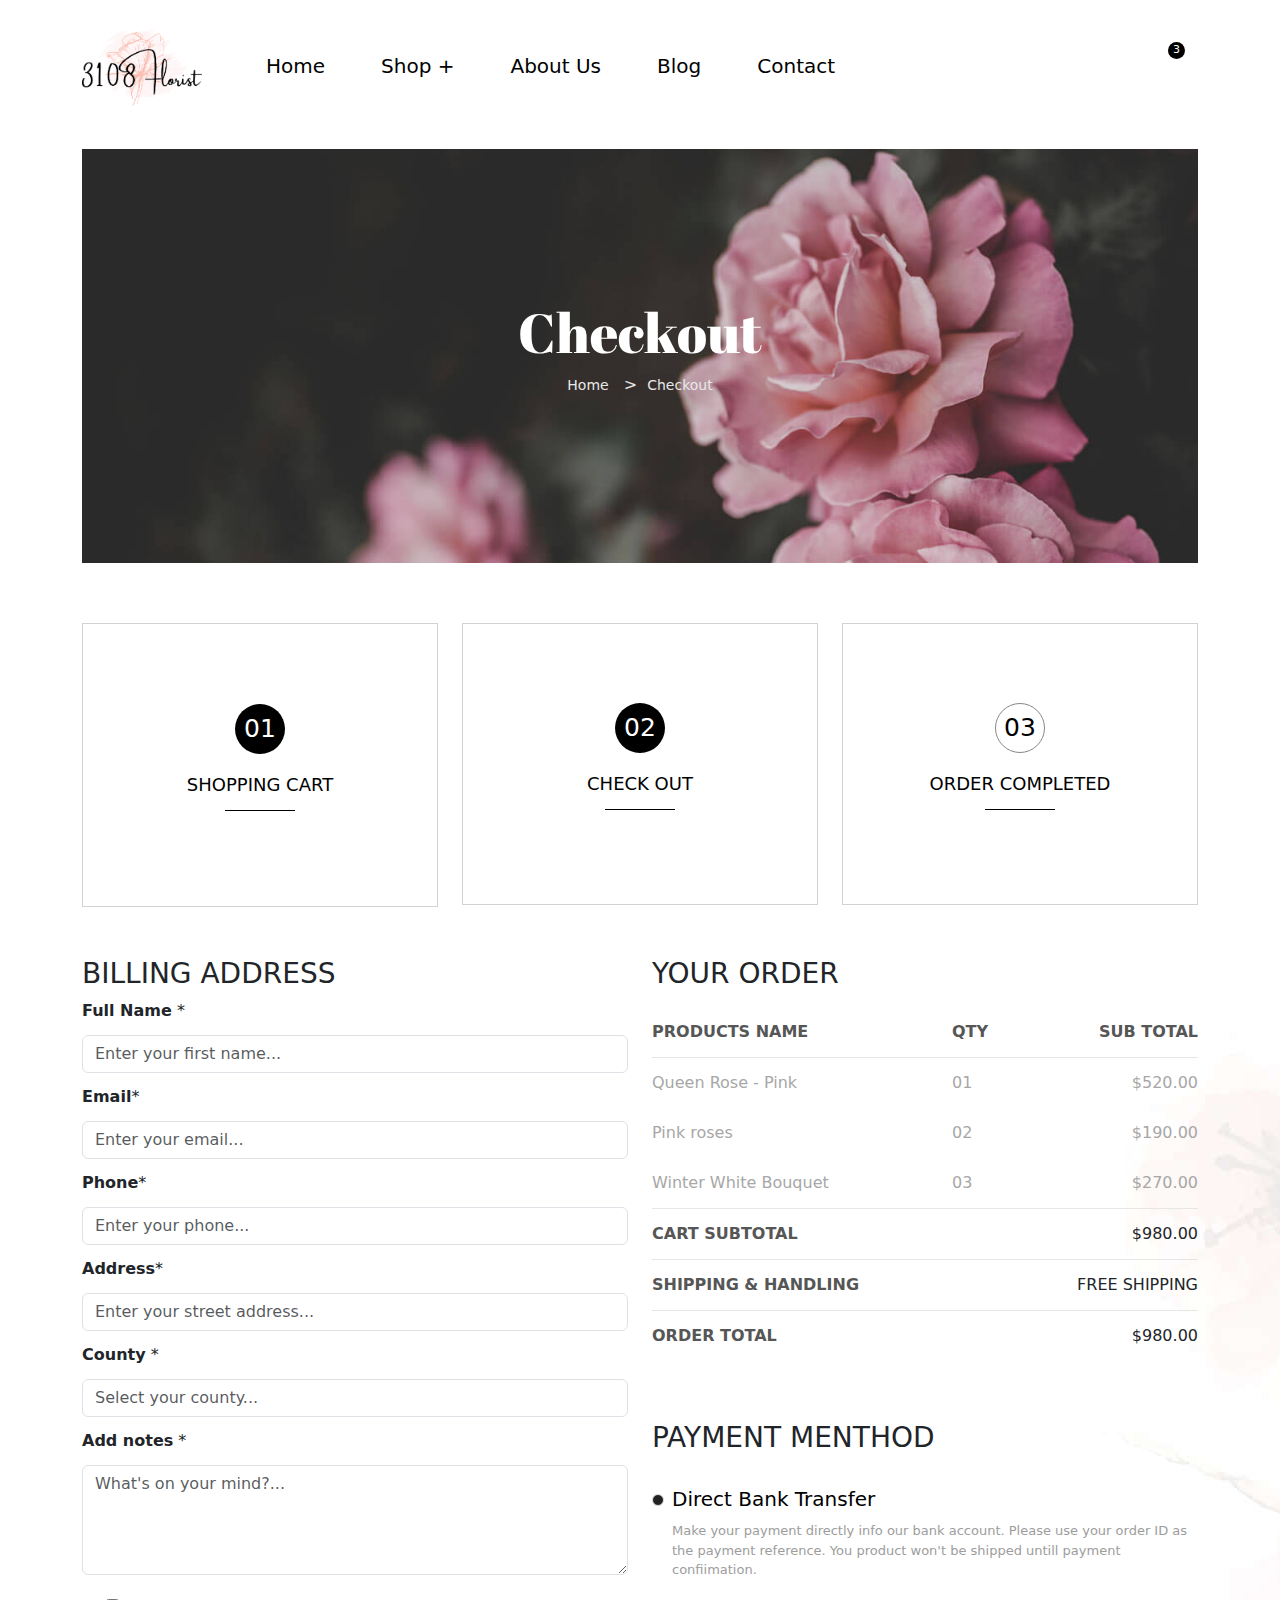
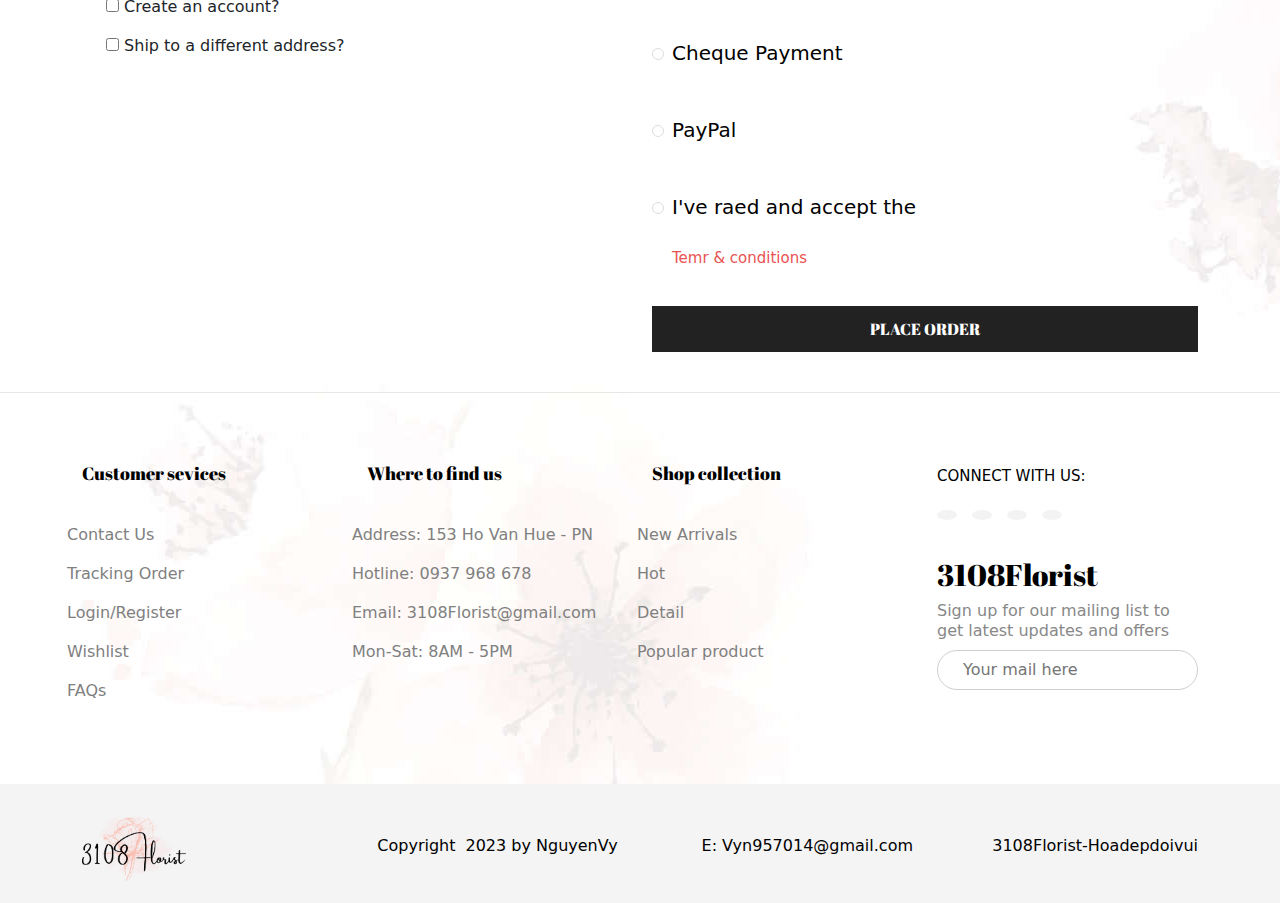
<file: checkout.html>
<!DOCTYPE html>
<html lang="en">
    <head>
        <meta charset="UTF-8" />
        <meta http-equiv="X-UA-Compatible" content="IE=edge" />
        <meta name="viewport" content="width=device-width, initial-scale=1.0" />
        <title>Checkout</title>

        <link href="https://fonts.googleapis.com/css2?family=Abril+Fatface&display=swap" rel="stylesheet" />
        <!-- Font awesome -->
        <link
            rel="stylesheet"
            href="https://cdnjs.cloudflare.com/ajax/libs/font-awesome/6.3.0/css/all.min.css"
            integrity="sha512-SzlrxWUlpfuzQ+pcUCosxcglQRNAq/DZjVsC0lE40xsADsfeQoEypE+enwcOiGjk/bSuGGKHEyjSoQ1zVisanQ=="
            crossorigin="anonymous"
            referrerpolicy="no-referrer"
        />
        <!-- Css bootstrap -->
        <link href="https://cdn.jsdelivr.net/npm/bootstrap@5.2.3/dist/css/bootstrap.min.css" rel="stylesheet" />

        <!-- Global css -->
        <link rel="stylesheet" href="css/style-home.css" />

        <!-- local css -->
        <link rel="stylesheet" href="css/style-checkout.css" />
    </head>
    <body>
        <nav class="navbar navbar-expand-sm navbar-dark">
            <div class="container">
                <a class="navbar-brand" href="index.html"><img src="img/florist.png" alt="" /></a>
                <div class="collapse navbar-collapse" id="mynavbar">
                    <ul class="navbar-nav me-auto">
                        <li class="nav-item">
                            <a class="nav-link active" href="index.html">Home</a>
                        </li>
                        <li class="nav-item">
                            <a class="nav-link" href="shop.html">Shop +</a>
                        </li>
                        <li class="nav-item">
                            <a class="nav-link" href="about.html">About Us</a>
                        </li>
                        <li class="nav-item">
                            <a class="nav-link" href="blog.html">Blog</a>
                        </li>
                        <li class="nav-item">
                            <a class="nav-link" href="contact.html">Contact</a>
                        </li>
                    </ul>
                </div>
                <div class="navbar-icon">
                    <a class="icon-search" href="javascript:;"><i class="fa-solid fa-magnifying-glass"></i></a>
                    <a class="icon-accout" href="login.html"><i class="fa-regular fa-user"></i></a>
                    <a class="icon-lock" href="javascript:;"><i class="fa-solid fa-lock"></i><span>3</span></a>
                </div>
                <div class="icon-menu" data-bs-toggle="offcanvas" data-bs-target="#demo"><i class="fa-solid fa-bars"></i></div>
            </div>
        </nav>

        <div class="offcanvas offcanvas-end" id="demo">
            <div class="offcanvas-header">
                <h1 class="offcanvas-title">Menu</h1>
                <button type="button" class="btn-close" data-bs-dismiss="offcanvas"></button>
            </div>
            <div class="offcanvas-body">
                <ul>
                    <li><a href="index.html">Home</a></li>
                    <li><a href="shop.html">Shop+</a></li>
                    <li><a href="about.html">About Us</a></li>
                    <li><a href="blog.html">Blog</a></li>
                    <li><a href="contact.html">Contact</a></li>
                </ul>
                <div class="offcanvas-text">
                    <h1 class="offcanvas-title">Information</h1>
                    <ul>
                        <li><a href="">Address: 153 Ho Van Hue - PN</a></li>
                        <li><a href="">Hotline: 0937 968 678</a></li>
                        <li><a href="">Email: 3108Florist@gmail.com</a></li>
                        <li><a href="">Mon-Sat: 8AM - 5PM</a></li>
                    </ul>
                </div>
            </div>
        </div>

        <div class="glasses">
            <i class="fa-solid fa-x"></i>
            <h1>WHAT ARE <br />YOUR LOOKING <br />FOR?</h1>
            <div class="search">
                <input type="text" placeholder="Enter Search ..." />
                <button>SEARCH</button>
            </div>
        </div>

        <div class="form">
            <div class="thumb">
                <img src="img/wedding/collec-2.jpeg" alt="" />
                <div class="text">
                    <h1>Pink roses</h1>
                    <h6>xl <span>$207.2</span></h6>
                </div>
            </div>
            <div class="thumb">
                <img src="img/wedding/holiday-1.jpeg" alt="" />
                <div class="text">
                    <h1>Eleganr by BloomNation</h1>
                    <h6>xl <span>$207.2</span></h6>
                </div>
            </div>
            <div class="thumb">
                <img src="img/wedding/collec-3.jpeg" alt="" />
                <div class="text">
                    <h1>Queen Rose - Yellow</h1>
                    <h6>xl <span>$207.2</span></h6>
                </div>
            </div>
            <div class="total">
                <h3>Total: <span>$621.6</span></h3>
            </div>
            <div class="button">
                <a href="cart.html"><button>CHECK VIEW</button></a>
            </div>
        </div>

        <div class="banner">
            <div class="container">
                <div class="banner-about">
                    <img src="img/about/banner-about.jpeg" alt="" />
                    <div class="title-banner">
                        <h1>Checkout</h1>
                        <ul>
                            <li><a href="index.html">Home</a></li>
                            <li><a href="">Checkout</a></li>
                        </ul>
                    </div>
                </div>
            </div>
        </div>

        <div class="img-link">
            <div class="container">
                <div class="row">
                    <div class="col-12 col-sm-12 col-md-12 col-lg-4">
                        <div class="img-color-1">
                            <p>01</p>
                            <a href="cart.html"><h3>SHOPPING CART</h3></a>
                        </div>
                    </div>
                    <div class="col-12 col-sm-12 col-md-12 col-lg-4">
                        <div class="img-color-2">
                            <p>02</p>
                            <h3>CHECK OUT</h3>
                        </div>
                    </div>
                    <div class="col-12 col-sm-12 col-md-12 col-lg-4">
                        <div class="img-color-3">
                            <p>03</p>
                            <a href="order.html"><h3>ORDER COMPLETED</h3></a>
                        </div>
                    </div>
                </div>
            </div>
        </div>

        <div class="cart-box-container check-out">
            <div class="container">
                <div class="row">
                    <div class="col-lg-6">
                        <h3 class="title-brand">BILLING ADDRESS</h3>
                        <form class="form-horizontal">
                            <div class="form-group col-lg-12">
                                <label for="inputfname" class="control-label"><b>Full Name</b> <span class="color">*</span></label>
                                <input type="text" placeholder="Enter your first name..." id="inputfname" class="form-control" />
                            </div>
                            <div>
                                <div class="form-group col-lg-12">
                                    <label for="inputemail" class="control-label"><b>Email</b><span class="color">*</span></label>
                                    <input type="text" placeholder="Enter your email..." id="inputemail" class="form-control" />
                                </div>
                                <div class="form-group col-lg-12">
                                    <label for="inputphone" class="control-label"><b>Phone</b><span class="color">*</span></label>
                                    <input type="text" placeholder="Enter your phone..." id="inputphone" class="form-control" />
                                </div>
                            </div>

                            <div class="form-group">
                                <label for="inputstreet" class="control-label"><b>Address</b><span class="color">*</span></label>
                                <input type="text" placeholder="Enter your street address..." id="inputstreet" class="form-control space-20" />
                            </div>

                            <div>
                                <div class="form-group col-lg-12">
                                    <label for="inputfState" class="control-label"><b>County</b> <span class="color">*</span></label>
                                    <input type="text" placeholder="Select your county..." id="inputfState" class="form-control" />
                                </div>
                            </div>
                            <div class="form-notes col-lg-12">
                                <label for="inputnote" class="control-label"><b>Add notes</b> <span class="color">*</span></label>
                                <textarea placeholder="What's on your mind?..." id="inputnote" class="form-control" rows="4"></textarea>
                            </div>
                            <label for="check-1" class="form-check space-50"
                                ><input type="checkbox" name="check1" id="check-1" /><span class="checkmark"></span> Create an account?</label
                            >
                            <label for="check-2" class="form-check space-20"
                                ><input type="checkbox" name="check2" id="check-2" /><span class="checkmark"></span> Ship to a different
                                address?</label
                            >
                        </form>
                    </div>
                    <!-- End col-md-8 -->
                    <div class="col-lg-6 space-30">
                        <div class="box">
                            <h3 class="title-brand">YOUR ORDER</h3>
                            <div class="info-order">
                                <div class="product-name">
                                    <ul>
                                        <li class="head">
                                            <span class="name"><b>PRODUCTS NAME</b></span>
                                            <span class="qty"><b>QTY</b></span>
                                            <span class="total"><b>SUB TOTAL</b></span>
                                        </li>
                                        <li>
                                            <span class="name">Queen Rose - Pink</span>
                                            <span class="qty">01</span>
                                            <span class="total">$520.00</span>
                                        </li>
                                        <li>
                                            <span class="name">Pink roses</span>
                                            <span class="qty">02</span>
                                            <span class="total">$190.00</span>
                                        </li>
                                        <li>
                                            <span class="name">Winter White Bouquet</span>
                                            <span class="qty">03</span>
                                            <span class="total">$270.00</span>
                                        </li>
                                    </ul>
                                </div>
                                <!-- End product-name -->
                                <ul class="product-order">
                                    <li>
                                        <span class="left"><b>CART SUBTOTAL</b></span>
                                        <span class="right">$980.00</span>
                                    </li>
                                    <li>
                                        <span class="left"><b>SHIPPING &amp; HANDLING</b></span>
                                        <span class="right">Free Shipping</span>
                                    </li>
                                    <li>
                                        <span class="left"><b>ORDER TOTAL</b></span>
                                        <span class="right brand">$980.00</span>
                                    </li>
                                </ul>
                            </div>
                            <!-- End info-order -->
                            <div class="payment-order box float-left">
                                <h3 class="title-brand">PAYMENT MENTHOD</h3>
                                <ul class="tabs">
                                    <li class="active">
                                        <i class="icon"></i>
                                        <h4>Direct Bank Transfer</h4>
                                        <p>
                                            Make your payment directly info our bank account. Please use your order ID as the payment reference. You
                                            product won't be shipped untill payment confiimation.
                                        </p>
                                    </li>
                                    <li>
                                        <i class="icon"></i>
                                        <h4>Cheque Payment</h4>
                                    </li>
                                    <li>
                                        <i class="icon"></i>
                                        <h4>PayPal</h4>
                                    </li>
                                    <li>
                                        <i class="icon"></i>
                                        <h4>I've raed and accept the</h4>
                                        <a href="#" title="Temr &amp; conditions">Temr &amp; conditions</a>
                                    </li>
                                </ul>
                            </div>
                            <a class="link-v1 box lh-50 rt full" href="" title="PLACE ORDER">PLACE ORDER</a>
                        </div>
                    </div>
                </div>
                <!-- End row -->
            </div>
            <!-- End container -->
        </div>

        <div class="info-footer">
            <div class="container">
                <div class="row">
                    <div class="col-12 col-sm-6 col-md-6 col-lg-3">
                        <h3>Customer sevices</h3>
                        <ul>
                            <li><i class="fas fa-long-arrow-alt-right"></i><a href="contact.html">Contact Us</a></li>
                            <li><i class="fas fa-long-arrow-alt-right"></i><a href="tracking.html">Tracking Order</a></li>
                            <li><i class="fas fa-long-arrow-alt-right"></i><a href="login.html">Login/Register</a></li>
                            <li><i class="fas fa-long-arrow-alt-right"></i><a href="wishlist.html">Wishlist</a></li>
                            <li><i class="fas fa-long-arrow-alt-right"></i><a href="#">FAQs</a></li>
                        </ul>
                    </div>
                    <div class="col-12 col-sm-6 col-md-6 col-lg-3">
                        <h3>Where to find us</h3>
                        <ul>
                            <li><i class="fas fa-long-arrow-alt-right"></i><a href="#">Address: 153 Ho Van Hue - PN</a></li>
                            <li><i class="fas fa-long-arrow-alt-right"></i><a href="#">Hotline: 0937 968 678</a></li>
                            <li><i class="fas fa-long-arrow-alt-right"></i><a href="#">Email: 3108Florist@gmail.com</a></li>
                            <li><i class="fas fa-long-arrow-alt-right"></i><a href="#">Mon-Sat: 8AM - 5PM</a></li>
                        </ul>
                    </div>
                    <div class="col-12 col-sm-6 col-md-6 col-lg-3">
                        <h3>Shop collection</h3>
                        <ul>
                            <li><i class="fas fa-long-arrow-alt-right"></i><a href="index.html">New Arrivals</a></li>
                            <li><i class="fas fa-long-arrow-alt-right"></i><a href="shop.html">Hot</a></li>
                            <li><i class="fas fa-long-arrow-alt-right"></i><a href="product.html">Detail</a></li>
                            <li><i class="fas fa-long-arrow-alt-right"></i><a href="index.html">Popular product</a></li>
                        </ul>
                    </div>
                    <div class="col-12 col-sm-6 col-md-6 col-lg-3 social">
                        <p>CONNECT WITH US:</p>
                        <a href=""><i class="fa-brands fa-instagram"></i></a>
                        <a href=""><i class="fa-brands fa-square-facebook"></i></a>
                        <a href=""><i class="fa-brands fa-twitter"></i></a>
                        <a href=""><i class="fa-brands fa-skype"></i></a>
                        <h1>3108Florist</h1>
                        <h2>Sign up for our mailing list to get latest updates and offers</h2>
                        <form class="form-group" action="mail" method="post">
                            <input type="text" name="input-mail" placeholder="Your mail here" class="input-lg" />
                        </form>
                    </div>
                </div>
            </div>
        </div>

        <div class="footer">
            <div class="container">
                <div class="row">
                    <div class="col-12 col-sm-6 col-md-6 col-lg-3">
                        <img src="img/florist.png" alt="" />
                    </div>
                    <div class="col-12 col-sm-6 col-md-6 col-lg-3 copy">
                        <span>Copyright</span><i class="far fa-copyright"></i><span class="engo">2023 by NguyenVy</span>
                    </div>
                    <div class="col-12 col-sm-6 col-md-6 col-lg-3 gmail-footer">
                        <span>E: Vyn957014@gmail.com</span>
                    </div>
                    <div class="col-12 col-sm-6 col-md-6 col-lg-3 gmail-footer">
                        <span>3108Florist-Hoadepdoivui</span>
                    </div>
                </div>
            </div>
        </div>
        <!-- jquery -->
        <script src="https://ajax.googleapis.com/ajax/libs/jquery/3.6.3/jquery.min.js"></script>
        <!-- js bootstrap -->
        <script src="https://cdn.jsdelivr.net/npm/bootstrap@5.2.3/dist/js/bootstrap.bundle.min.js"></script>

        <script src="js/style.js"></script>
        <script>
            $(function () {
                $(".icon-search").click(function () {
                    $(".glasses").addClass("active");
                });
                $(".glasses i").click(function () {
                    $(".glasses").removeClass("active");
                });
                $(".icon-lock").click(function () {
                    $(".form").fadeToggle("active");
                });
                $(".icon-accout").click(function () {
                    $(".accout").fadeToggle("active");
                });

                $(".color-board div").click(function () {
                    $img = $(this).attr("data-img");
                    $(".thumbBig img").attr("src", $img);
                });
            });
        </script>
    </body>
</html>
</file>
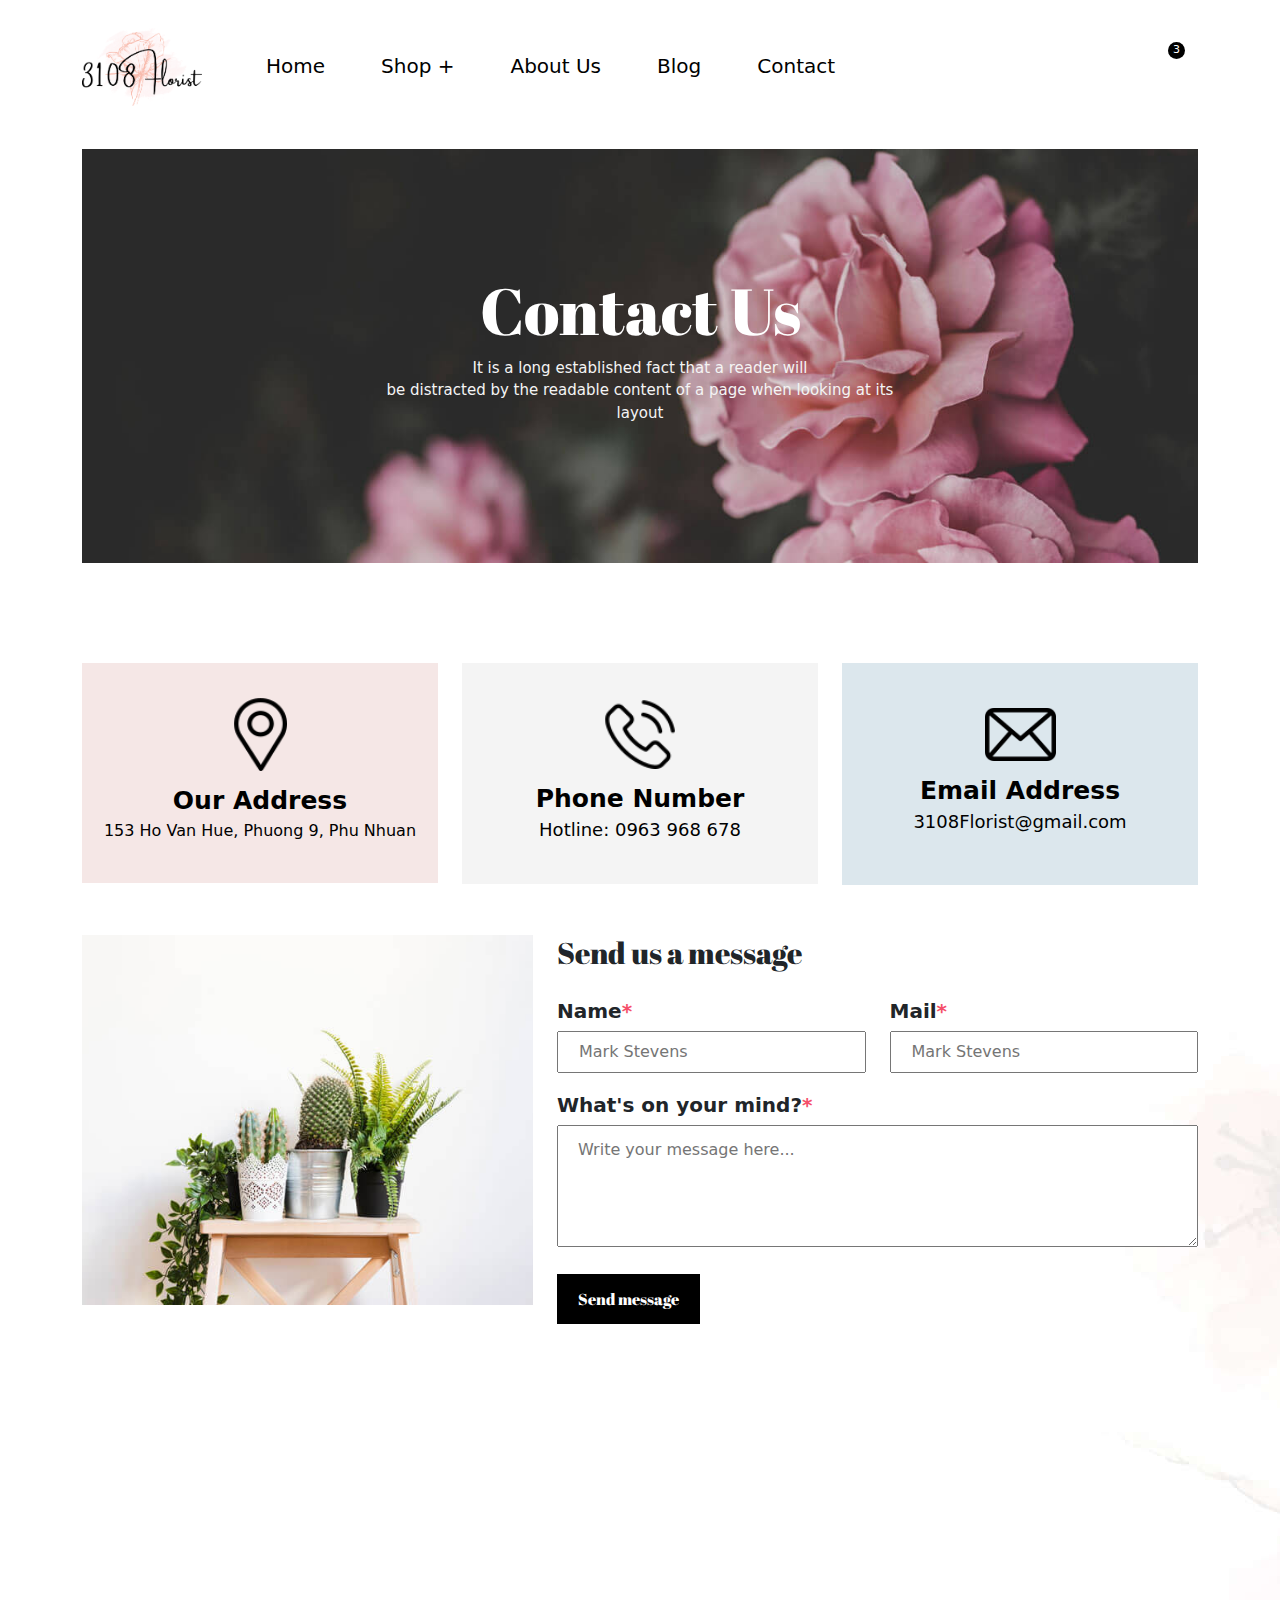
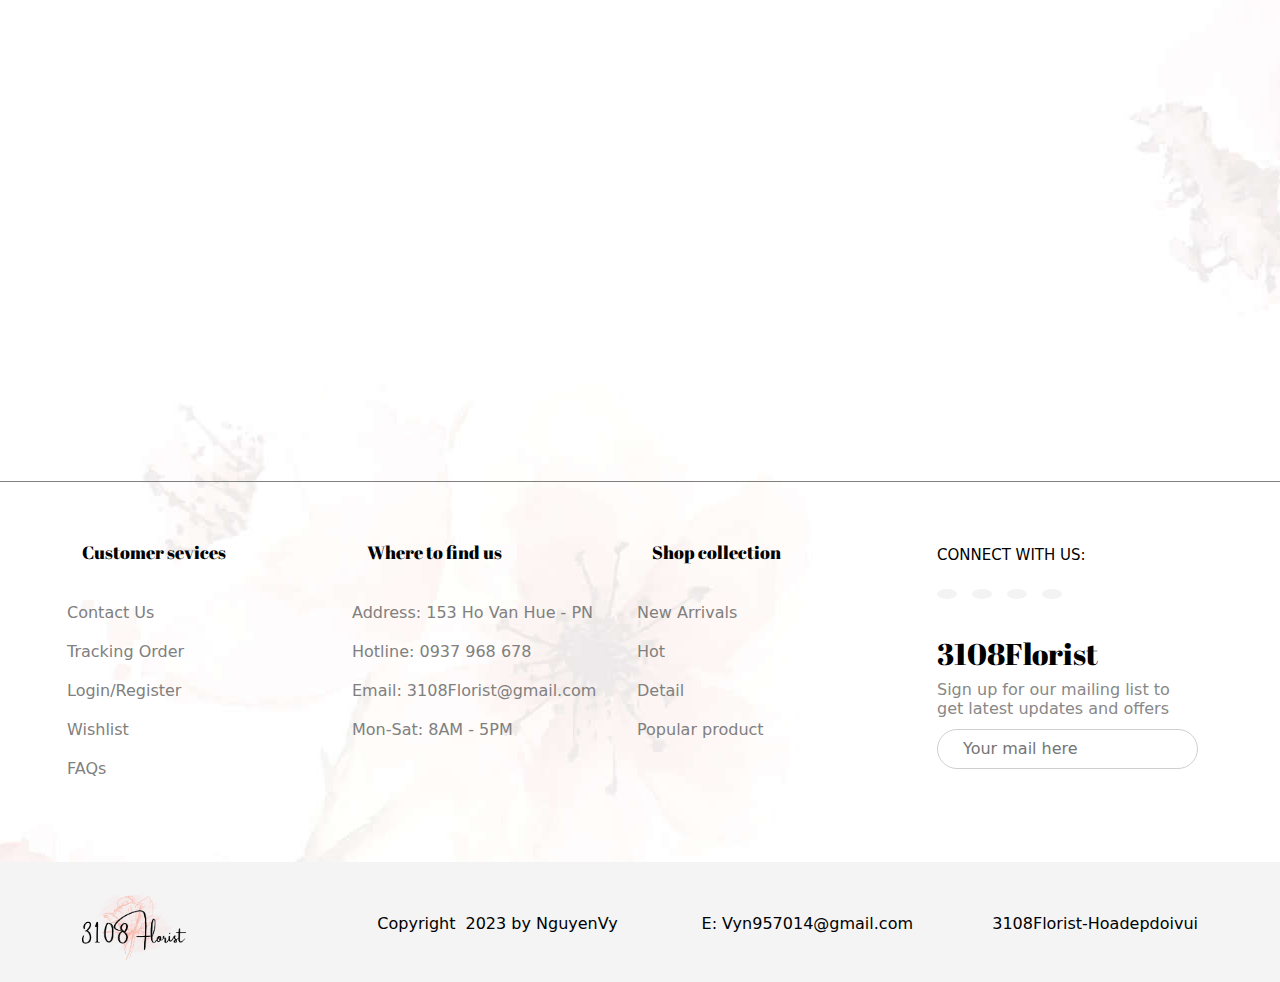
<file: contact.html>
<!DOCTYPE html>
<html lang="en">
    <head>
        <meta charset="UTF-8" />
        <meta http-equiv="X-UA-Compatible" content="IE=edge" />
        <meta name="viewport" content="width=device-width, initial-scale=1.0" />
        <title>Contact</title>

        <link href="https://fonts.googleapis.com/css2?family=Abril+Fatface&display=swap" rel="stylesheet" />
        <!-- Font awesome -->
        <link
            rel="stylesheet"
            href="https://cdnjs.cloudflare.com/ajax/libs/font-awesome/6.3.0/css/all.min.css"
            integrity="sha512-SzlrxWUlpfuzQ+pcUCosxcglQRNAq/DZjVsC0lE40xsADsfeQoEypE+enwcOiGjk/bSuGGKHEyjSoQ1zVisanQ=="
            crossorigin="anonymous"
            referrerpolicy="no-referrer"
        />
        <!-- Css bootstrap -->
        <link href="https://cdn.jsdelivr.net/npm/bootstrap@5.2.3/dist/css/bootstrap.min.css" rel="stylesheet" />

        <!-- Global css -->
        <link rel="stylesheet" href="css/style-home.css" />

        <!-- local css -->
        <link rel="stylesheet" href="css/style-contact.css" />
    </head>
    <body>
        <nav class="navbar navbar-expand-sm navbar-dark">
            <div class="container">
                <a class="navbar-brand" href="index.html"><img src="img/florist.png" alt="" /></a>
                <div class="collapse navbar-collapse" id="mynavbar">
                    <ul class="navbar-nav me-auto">
                        <li class="nav-item">
                            <a class="nav-link active" href="index.html">Home</a>
                        </li>
                        <li class="nav-item">
                            <a class="nav-link" href="shop.html">Shop +</a>
                        </li>
                        <li class="nav-item">
                            <a class="nav-link" href="about.html">About Us</a>
                        </li>
                        <li class="nav-item">
                            <a class="nav-link" href="blog.html">Blog</a>
                        </li>
                        <li class="nav-item">
                            <a class="nav-link" href="contact.html">Contact</a>
                        </li>
                    </ul>
                </div>
                <div class="navbar-icon">
                    <a class="icon-search" href="javascript:;"><i class="fa-solid fa-magnifying-glass"></i></a>
                    <a class="icon-accout" href="login.html"><i class="fa-regular fa-user"></i></a>
                    <a class="icon-lock" href="javascript:;"><i class="fa-solid fa-lock"></i><span>3</span></a>
                </div>
                <div class="icon-menu" data-bs-toggle="offcanvas" data-bs-target="#demo"><i class="fa-solid fa-bars"></i></div>
            </div>
        </nav>

        <div class="offcanvas offcanvas-end" id="demo">
            <div class="offcanvas-header">
                <h1 class="offcanvas-title">Menu</h1>
                <button type="button" class="btn-close" data-bs-dismiss="offcanvas"></button>
            </div>
            <div class="offcanvas-body">
                <ul>
                    <li><a href="index.html">Home</a></li>
                    <li><a href="shop.html">Shop+</a></li>
                    <li><a href="about.html">About Us</a></li>
                    <li><a href="blog.html">Blog</a></li>
                    <li><a href="contact.html">Contact</a></li>
                </ul>
                <div class="offcanvas-text">
                    <h1 class="offcanvas-title">Information</h1>
                    <ul>
                        <li><a href="">Address: 153 Ho Van Hue - PN</a></li>
                        <li><a href="">Hotline: 0937 968 678</a></li>
                        <li><a href="">Email: 3108Florist@gmail.com</a></li>
                        <li><a href="">Mon-Sat: 8AM - 5PM</a></li>
                    </ul>
                </div>
            </div>
        </div>

        <div class="glasses">
            <i class="fa-solid fa-x"></i>
            <h1>WHAT ARE <br />YOUR LOOKING <br />FOR?</h1>
            <div class="search">
                <input type="text" placeholder="Enter Search ..." />
                <button>SEARCH</button>
            </div>
        </div>

        <div class="form">
            <div class="thumb">
                <img src="img/wedding/collec-2.jpeg" alt="" />
                <div class="text">
                    <h1>Pink roses</h1>
                    <h6>xl <span>$207.2</span></h6>
                </div>
            </div>
            <div class="thumb">
                <img src="img/wedding/holiday-1.jpeg" alt="" />
                <div class="text">
                    <h1>Eleganr by BloomNation</h1>
                    <h6>xl <span>$207.2</span></h6>
                </div>
            </div>
            <div class="thumb">
                <img src="img/wedding/collec-3.jpeg" alt="" />
                <div class="text">
                    <h1>Queen Rose - Yellow</h1>
                    <h6>xl <span>$207.2</span></h6>
                </div>
            </div>
            <div class="total">
                <h3>Total: <span>$621.6</span></h3>
            </div>
            <div class="button">
                <a href="cart.html"><button>CHECK VIEW</button></a>
            </div>
        </div>

        <div class="banner">
            <div class="container">
                <div class="banner-about">
                    <img src="img/about/banner-about.jpeg" alt="" />
                    <div class="title-banner">
                        <h1>Contact Us</h1>
                        <p>
                            It is a long established fact that a reader will<br />be distracted by the readable content of a page when looking at its
                            layout
                        </p>
                    </div>
                </div>
            </div>
        </div>

        <div class="img-link">
            <div class="container">
                <div class="row">
                    <div class="col-12 col-sm-12 col-md-6 col-lg-4">
                        <div class="img-color-1">
                            <div class="img-content">
                                <img src="img/about/Our-Address.png" class="img-responsive" alt="img-holiwood" />
                            </div>
                            <h1>Our Address</h1>
                            <h2>153 Ho Van Hue, Phuong 9, Phu Nhuan</h2>
                        </div>
                    </div>
                    <div class="col-12 col-sm-12 col-md-6 col-lg-4">
                        <div class="img-color-2">
                            <div class="img-content">
                                <img src="img/about/Phone-Number.png" class="img-responsive" alt="img-holiwood" />
                            </div>
                            <h1>Phone Number</h1>
                            <h2>Hotline: 0963 968 678</h2>
                        </div>
                    </div>
                    <div class="col-12 col-sm-12 col-md-12 col-lg-4">
                        <div class="img-color-3">
                            <div class="img-content">
                                <img src="img/about/Email-Address.png" class="img-responsive" alt="img-holiwood" />
                            </div>
                            <h1>Email Address</h1>
                            <h2>3108Florist@gmail.com</h2>
                        </div>
                    </div>
                </div>
            </div>
        </div>

        <div class="message">
            <div class="container">
                <div class="row">
                    <div class="col-lg-5">
                        <img src="img/img-contact.jpeg" alt="" />
                    </div>
                    <div class="col-lg-7">
                        <h1>Send us a message</h1>
                        <div class="row">
                            <div class="col-md-6 col-lg-6">
                                <h2>Name<span>*</span></h2>
                                <input type="text" placeholder="Mark Stevens" />
                            </div>
                            <div class="col-md-6 col-lg-6">
                                <h2>Mail<span>*</span></h2>
                                <input type="text" placeholder="Mark Stevens" />
                            </div>
                            <div class="col-md-12 col-lg-12">
                                <h2>What's on your mind?<span>*</span></h2>
                                <textarea placeholder="Write your message here..." rows="4"></textarea>
                            </div>
                        </div>
                        <a href="order.html"><button>Send message</button></a>
                    </div>
                </div>
            </div>
        </div>

        <div class="google">
            <iframe
                src="https://www.google.com/maps/embed?pb=!1m18!1m12!1m3!1d3919.071922527872!2d106.67569677485731!3d10.805803489344747!2m3!1f0!2f0!3f0!3m2!1i1024!2i768!4f13.1!3m3!1m2!1s0x317528d8c44ffee5%3A0xbad2bee7ee0a2fca!2zMTUzIEjhu5MgVsSDbiBIdcOqLCBQaMaw4budbmcgOSwgUGjDuiBOaHXhuq1uLCBUaMOgbmggcGjhu5EgSOG7kyBDaMOtIE1pbmgsIFZp4buHdCBOYW0!5e0!3m2!1svi!2s!4v1681800814570!5m2!1svi!2s"
                width="100%"
                height="500"
                style="border: 0"
                allowfullscreen=""
                loading="lazy"
                referrerpolicy="no-referrer-when-downgrade"
            ></iframe>
        </div>

        <div class="info-footer">
            <div class="container">
                <div class="row">
                    <div class="col-12 col-sm-6 col-md-6 col-lg-3">
                        <h3>Customer sevices</h3>
                        <ul>
                            <li><i class="fas fa-long-arrow-alt-right"></i><a href="contact.html">Contact Us</a></li>
                            <li><i class="fas fa-long-arrow-alt-right"></i><a href="tracking.html">Tracking Order</a></li>
                            <li><i class="fas fa-long-arrow-alt-right"></i><a href="login.html">Login/Register</a></li>
                            <li><i class="fas fa-long-arrow-alt-right"></i><a href="wishlist.html">Wishlist</a></li>
                            <li><i class="fas fa-long-arrow-alt-right"></i><a href="#">FAQs</a></li>
                        </ul>
                    </div>
                    <div class="col-12 col-sm-6 col-md-6 col-lg-3">
                        <h3>Where to find us</h3>
                        <ul>
                            <li><i class="fas fa-long-arrow-alt-right"></i><a href="#">Address: 153 Ho Van Hue - PN</a></li>
                            <li><i class="fas fa-long-arrow-alt-right"></i><a href="#">Hotline: 0937 968 678</a></li>
                            <li><i class="fas fa-long-arrow-alt-right"></i><a href="#">Email: 3108Florist@gmail.com</a></li>
                            <li><i class="fas fa-long-arrow-alt-right"></i><a href="#">Mon-Sat: 8AM - 5PM</a></li>
                        </ul>
                    </div>
                    <div class="col-12 col-sm-6 col-md-6 col-lg-3">
                        <h3>Shop collection</h3>
                        <ul>
                            <li><i class="fas fa-long-arrow-alt-right"></i><a href="index.html">New Arrivals</a></li>
                            <li><i class="fas fa-long-arrow-alt-right"></i><a href="shop.html">Hot</a></li>
                            <li><i class="fas fa-long-arrow-alt-right"></i><a href="product.html">Detail</a></li>
                            <li><i class="fas fa-long-arrow-alt-right"></i><a href="index.html">Popular product</a></li>
                        </ul>
                    </div>
                    <div class="col-12 col-sm-6 col-md-6 col-lg-3 social">
                        <p>CONNECT WITH US:</p>
                        <a href=""><i class="fa-brands fa-instagram"></i></a>
                        <a href=""><i class="fa-brands fa-square-facebook"></i></a>
                        <a href=""><i class="fa-brands fa-twitter"></i></a>
                        <a href=""><i class="fa-brands fa-skype"></i></a>
                        <h1>3108Florist</h1>
                        <h2>Sign up for our mailing list to get latest updates and offers</h2>
                        <form class="form-group" action="mail" method="post">
                            <input type="text" name="input-mail" placeholder="Your mail here" class="input-lg" />
                        </form>
                    </div>
                </div>
            </div>
        </div>

        <div class="footer">
            <div class="container">
                <div class="row">
                    <div class="col-12 col-sm-6 col-md-6 col-lg-3">
                        <img src="img/florist.png" alt="" />
                    </div>
                    <div class="col-12 col-sm-6 col-md-6 col-lg-3 copy">
                        <span>Copyright</span><i class="far fa-copyright"></i><span class="engo">2023 by NguyenVy</span>
                    </div>
                    <div class="col-12 col-sm-6 col-md-6 col-lg-3 gmail-footer">
                        <span>E: Vyn957014@gmail.com</span>
                    </div>
                    <div class="col-12 col-sm-6 col-md-6 col-lg-3 gmail-footer">
                        <span>3108Florist-Hoadepdoivui</span>
                    </div>
                </div>
            </div>
        </div>
        <!-- jquery -->
        <script src="https://ajax.googleapis.com/ajax/libs/jquery/3.6.3/jquery.min.js"></script>
        <!-- js bootstrap -->
        <script src="https://cdn.jsdelivr.net/npm/bootstrap@5.2.3/dist/js/bootstrap.bundle.min.js"></script>

        <script src="js/style.js"></script>

        <script>
            $(function () {
                $(".icon-search").click(function () {
                    $(".glasses").addClass("active");
                });
                $(".glasses i").click(function () {
                    $(".glasses").removeClass("active");
                });
                $(".icon-lock").click(function () {
                    $(".form").fadeToggle("active");
                });
                $(".icon-accout").click(function () {
                    $(".accout").fadeToggle("active");
                });

                $(".color-board div").click(function () {
                    $img = $(this).attr("data-img");
                    $(".thumbBig img").attr("src", $img);
                });
            });
        </script>
    </body>
</html>
</file>
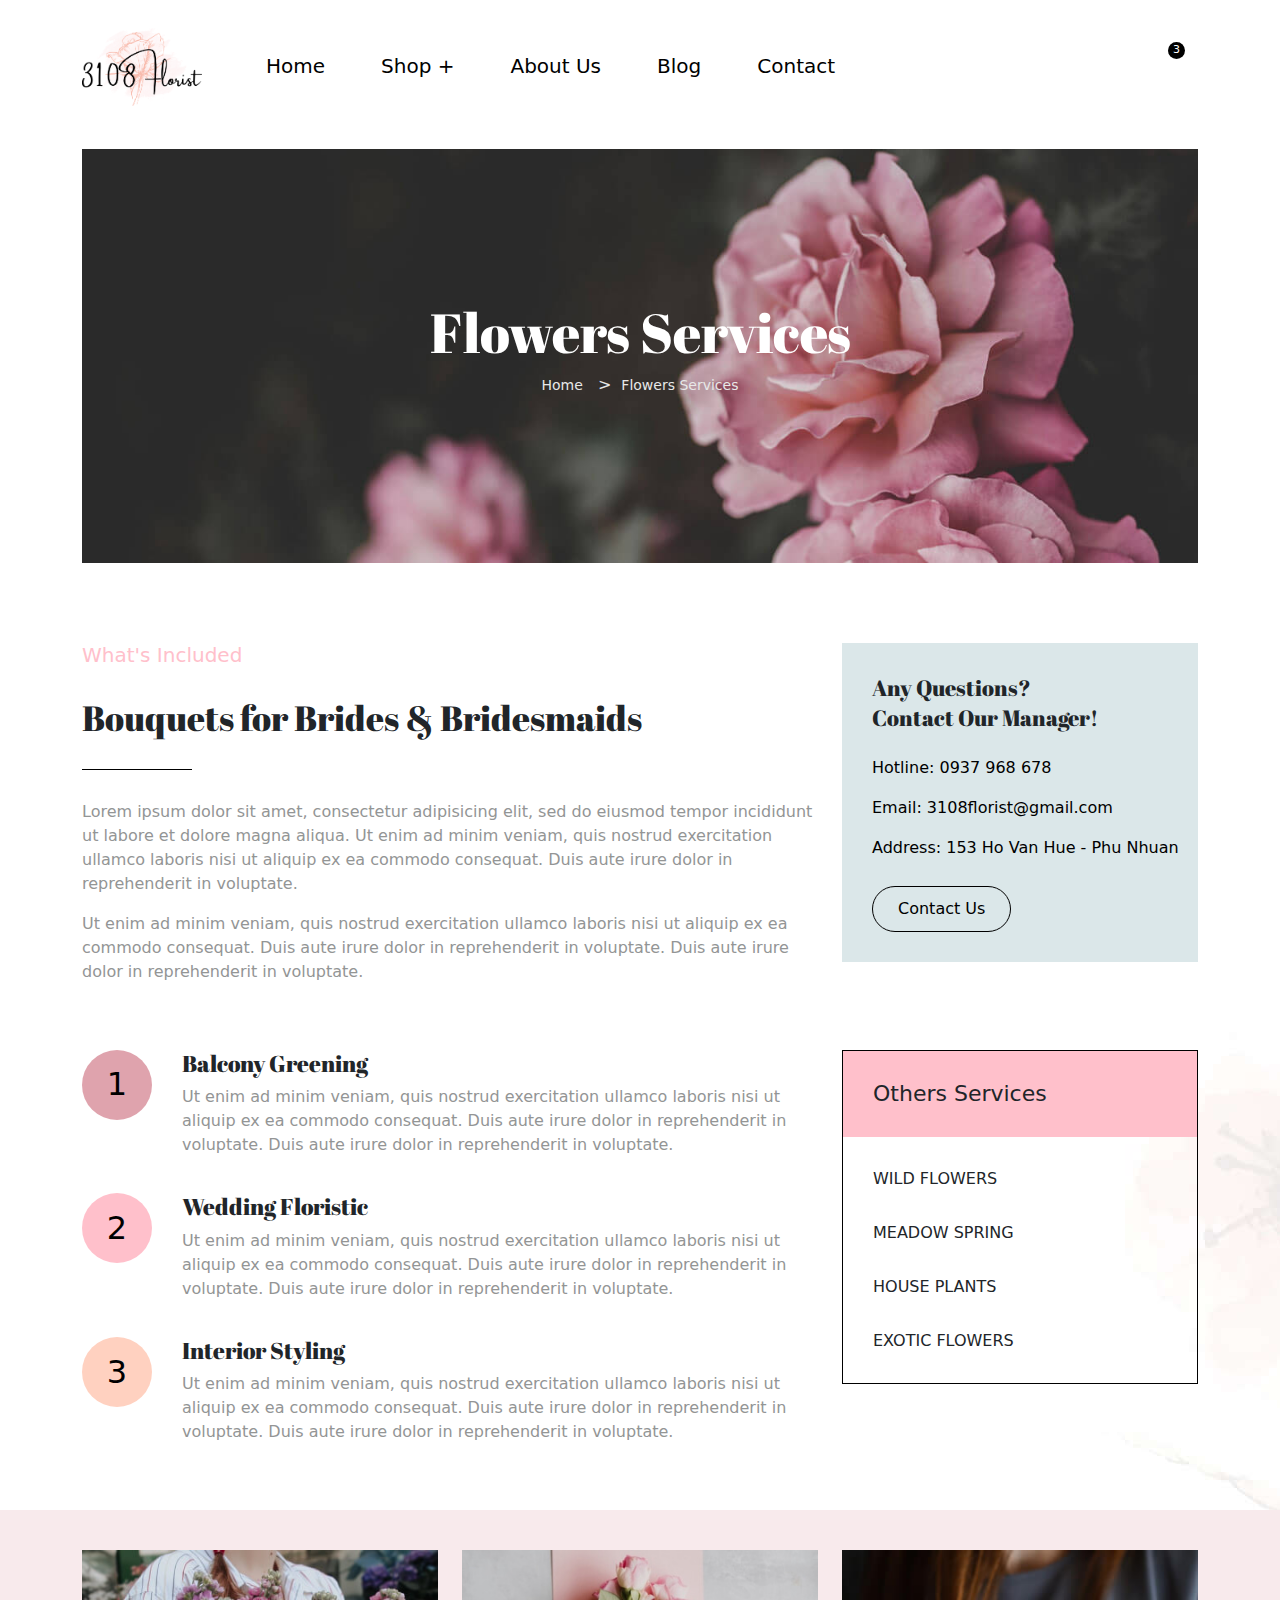
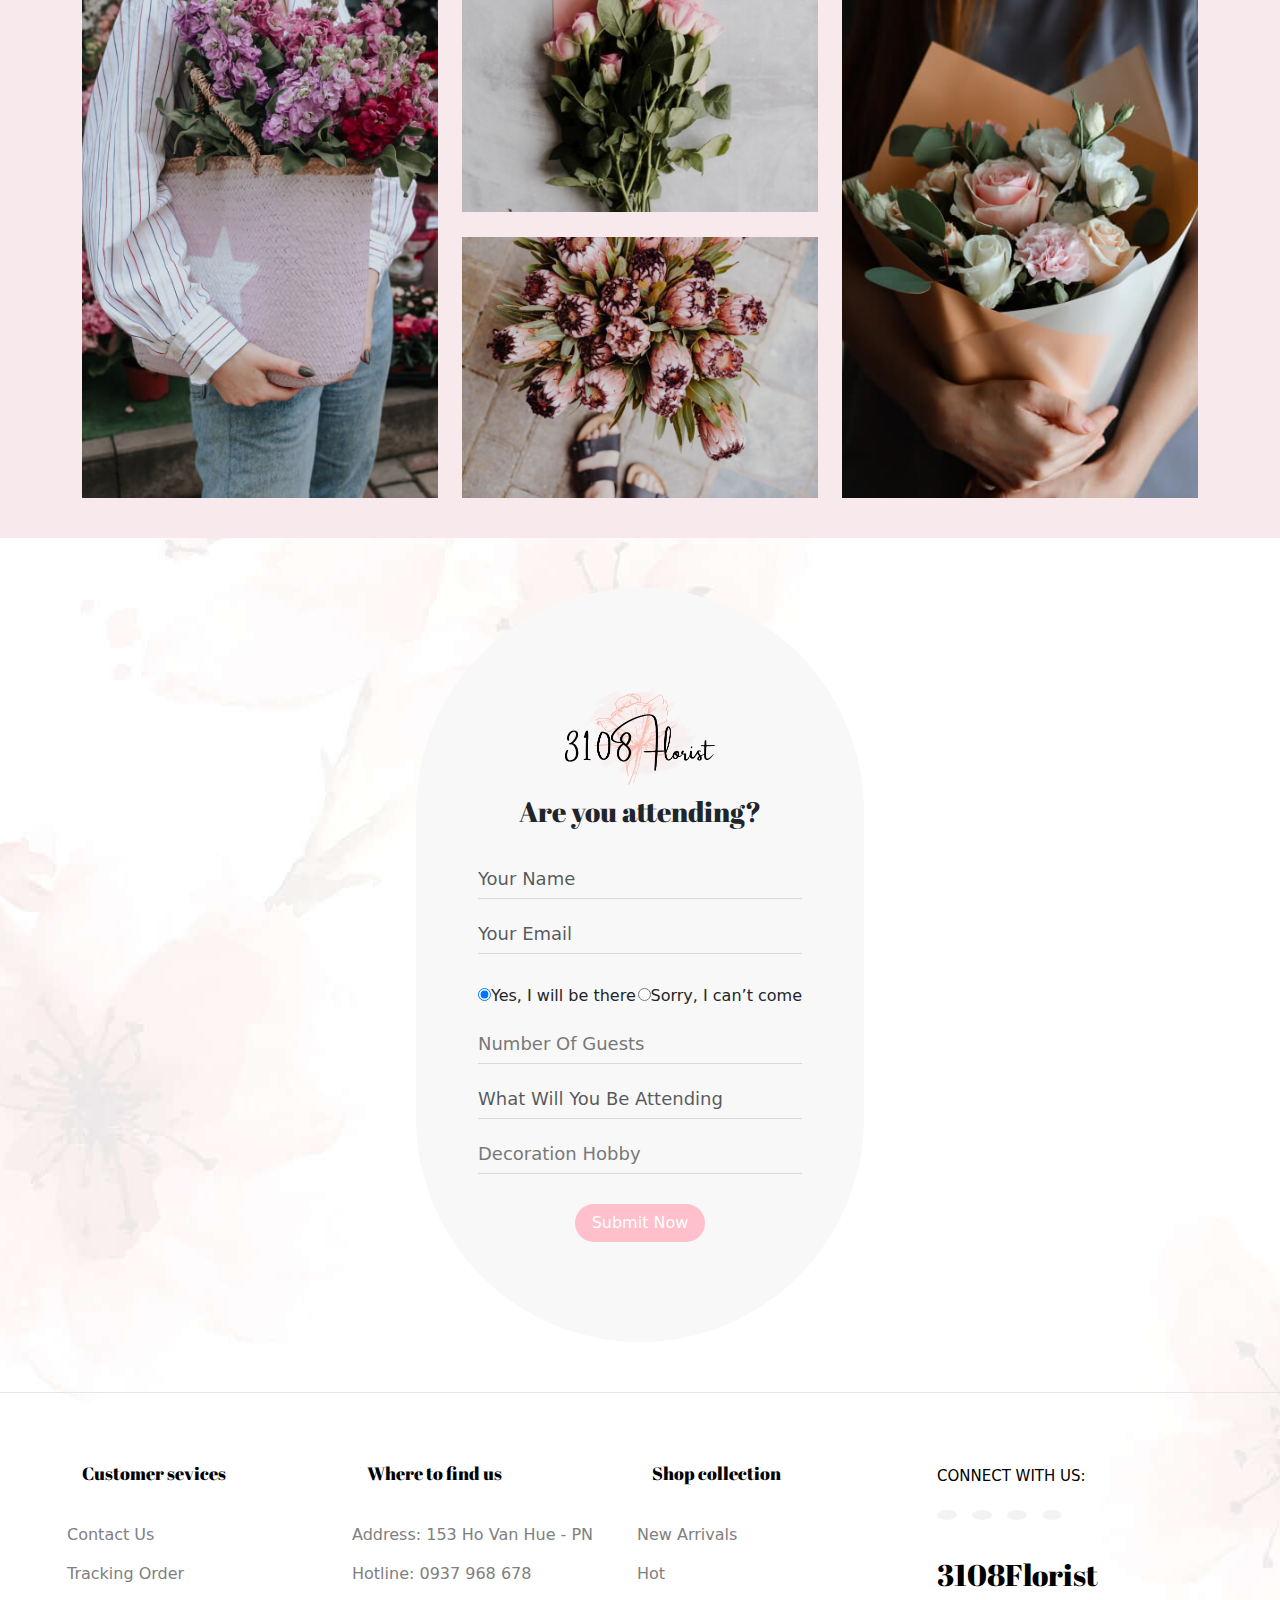
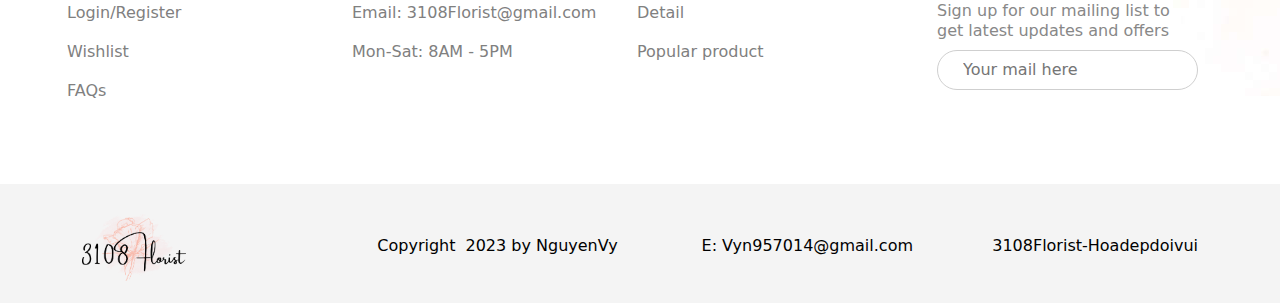
<file: flowers.html>
<!DOCTYPE html>
<html lang="en">
    <head>
        <meta charset="UTF-8" />
        <meta http-equiv="X-UA-Compatible" content="IE=edge" />
        <meta name="viewport" content="width=device-width, initial-scale=1.0" />
        <title>Flowers</title>

        <link href="https://fonts.googleapis.com/css2?family=Abril+Fatface&display=swap" rel="stylesheet" />
        <!-- Font awesome -->
        <link
            rel="stylesheet"
            href="https://cdnjs.cloudflare.com/ajax/libs/font-awesome/6.3.0/css/all.min.css"
            integrity="sha512-SzlrxWUlpfuzQ+pcUCosxcglQRNAq/DZjVsC0lE40xsADsfeQoEypE+enwcOiGjk/bSuGGKHEyjSoQ1zVisanQ=="
            crossorigin="anonymous"
            referrerpolicy="no-referrer"
        />
        <!-- Css bootstrap -->
        <link href="https://cdn.jsdelivr.net/npm/bootstrap@5.2.3/dist/css/bootstrap.min.css" rel="stylesheet" />

        <!-- Global css -->
        <link rel="stylesheet" href="css/style-home.css" />

        <!-- local css -->
        <link rel="stylesheet" href="css/style-flowers.css" />
    </head>
    <body>
        <nav class="navbar navbar-expand-sm navbar-dark">
            <div class="container">
                <a class="navbar-brand" href="index.html"><img src="img/florist.png" alt="" /></a>
                <div class="collapse navbar-collapse" id="mynavbar">
                    <ul class="navbar-nav me-auto">
                        <li class="nav-item">
                            <a class="nav-link active" href="index.html">Home</a>
                        </li>
                        <li class="nav-item">
                            <a class="nav-link" href="shop.html">Shop +</a>
                        </li>
                        <li class="nav-item">
                            <a class="nav-link" href="about.html">About Us</a>
                        </li>
                        <li class="nav-item">
                            <a class="nav-link" href="blog.html">Blog</a>
                        </li>
                        <li class="nav-item">
                            <a class="nav-link" href="contact.html">Contact</a>
                        </li>
                    </ul>
                </div>
                <div class="navbar-icon">
                    <a class="icon-search" href="javascript:;"><i class="fa-solid fa-magnifying-glass"></i></a>
                    <a class="icon-accout" href="login.html"><i class="fa-regular fa-user"></i></a>
                    <a class="icon-lock" href="javascript:;"><i class="fa-solid fa-lock"></i><span>3</span></a>
                </div>
                <div class="icon-menu" data-bs-toggle="offcanvas" data-bs-target="#demo"><i class="fa-solid fa-bars"></i></div>
            </div>
        </nav>

        <div class="offcanvas offcanvas-end" id="demo">
            <div class="offcanvas-header">
                <h1 class="offcanvas-title">Menu</h1>
                <button type="button" class="btn-close" data-bs-dismiss="offcanvas"></button>
            </div>
            <div class="offcanvas-body">
                <ul>
                    <li><a href="index.html">Home</a></li>
                    <li><a href="shop.html">Shop+</a></li>
                    <li><a href="about.html">About Us</a></li>
                    <li><a href="blog.html">Blog</a></li>
                    <li><a href="contact.html">Contact</a></li>
                </ul>
                <div class="offcanvas-text">
                    <h1 class="offcanvas-title">Information</h1>
                    <ul>
                        <li><a href="">Address: 153 Ho Van Hue - PN</a></li>
                        <li><a href="">Hotline: 0937 968 678</a></li>
                        <li><a href="">Email: 3108Florist@gmail.com</a></li>
                        <li><a href="">Mon-Sat: 8AM - 5PM</a></li>
                    </ul>
                </div>
            </div>
        </div>

        <div class="glasses">
            <i class="fa-solid fa-x"></i>
            <h1>WHAT ARE <br />YOUR LOOKING <br />FOR?</h1>
            <div class="search">
                <input type="text" placeholder="Enter Search ..." />
                <button>SEARCH</button>
            </div>
        </div>

        <div class="form">
            <div class="thumb">
                <img src="img/wedding/collec-2.jpeg" alt="" />
                <div class="text">
                    <h1>Pink roses</h1>
                    <h6>xl <span>$207.2</span></h6>
                </div>
            </div>
            <div class="thumb">
                <img src="img/wedding/holiday-1.jpeg" alt="" />
                <div class="text">
                    <h1>Eleganr by BloomNation</h1>
                    <h6>xl <span>$207.2</span></h6>
                </div>
            </div>
            <div class="thumb">
                <img src="img/wedding/collec-3.jpeg" alt="" />
                <div class="text">
                    <h1>Queen Rose - Yellow</h1>
                    <h6>xl <span>$207.2</span></h6>
                </div>
            </div>
            <div class="total">
                <h3>Total: <span>$621.6</span></h3>
            </div>
            <div class="button">
                <a href="cart.html"><button>CHECK VIEW</button></a>
            </div>
        </div>

        <div class="banner">
            <div class="container">
                <div class="banner-about">
                    <img src="img/about/banner-about.jpeg" alt="" />
                    <div class="title-banner">
                        <h1>Flowers Services</h1>
                        <ul>
                            <li><a href="index.html">Home</a></li>
                            <li><a href="">Flowers Services</a></li>
                        </ul>
                    </div>
                </div>
            </div>
        </div>

        <div class="services">
            <div class="container">
                <div class="row">
                    <div class="col-lg-8">
                        <h3>What's Included</h3>
                        <h1>Bouquets for Brides & Bridesmaids</h1>
                        <p>
                            Lorem ipsum dolor sit amet, consectetur adipisicing elit, sed do eiusmod tempor incididunt ut labore et dolore magna
                            aliqua. Ut enim ad minim veniam, quis nostrud exercitation ullamco laboris nisi ut aliquip ex ea commodo consequat. Duis
                            aute irure dolor in reprehenderit in voluptate.
                        </p>
                        <p>
                            Ut enim ad minim veniam, quis nostrud exercitation ullamco laboris nisi ut aliquip ex ea commodo consequat. Duis aute
                            irure dolor in reprehenderit in voluptate. Duis aute irure dolor in reprehenderit in voluptate.
                        </p>
                    </div>
                    <div class="col-lg-4">
                        <div class="box">
                            <h2>
                                Any Questions?<br />
                                Contact Our Manager!
                            </h2>
                            <p>Hotline: 0937 968 678</p>
                            <p>Email: 3108florist@gmail.com</p>
                            <p>Address: 153 Ho Van Hue - Phu Nhuan</p>
                            <a href="contact.html"
                                ><button>Contact Us <i class="fa-solid fa-arrow-right"></i></button
                            ></a>
                        </div>
                    </div>
                </div>
            </div>
        </div>

        <div class="steps">
            <div class="container">
                <div class="row">
                    <div class="col-lg-8">
                        <div class="box1">
                            <h2><span>1</span></h2>
                            <div class="text">
                                <h3>Balcony Greening</h3>
                                <p>
                                    Ut enim ad minim veniam, quis nostrud exercitation ullamco laboris nisi ut aliquip ex ea commodo consequat. Duis
                                    aute irure dolor in reprehenderit in voluptate. Duis aute irure dolor in reprehenderit in voluptate.
                                </p>
                            </div>
                        </div>
                        <div class="box2">
                            <h2><span>2</span></h2>
                            <div class="text">
                                <h3>Wedding Floristic</h3>
                                <p>
                                    Ut enim ad minim veniam, quis nostrud exercitation ullamco laboris nisi ut aliquip ex ea commodo consequat. Duis
                                    aute irure dolor in reprehenderit in voluptate. Duis aute irure dolor in reprehenderit in voluptate.
                                </p>
                            </div>
                        </div>
                        <div class="box3">
                            <h2><span>3</span></h2>
                            <div class="text">
                                <h3>Interior Styling</h3>
                                <p>
                                    Ut enim ad minim veniam, quis nostrud exercitation ullamco laboris nisi ut aliquip ex ea commodo consequat. Duis
                                    aute irure dolor in reprehenderit in voluptate. Duis aute irure dolor in reprehenderit in voluptate.
                                </p>
                            </div>
                        </div>
                    </div>
                    <div class="col-lg-4">
                        <div class="other">
                            <h2>Others Services</h2>
                            <p>WILD FLOWERS <i class="fa-solid fa-arrow-right"></i></p>
                            <p>MEADOW SPRING <i class="fa-solid fa-arrow-right"></i></p>
                            <p>HOUSE PLANTS <i class="fa-solid fa-arrow-right"></i></p>
                            <p>EXOTIC FLOWERS <i class="fa-solid fa-arrow-right"></i></p>
                        </div>
                    </div>
                </div>
            </div>
        </div>

        <div class="abuml">
            <div class="container">
                <div class="row">
                    <div class="col-lg-4">
                        <div class="thumb"><img src="img/about/Rectangle-53.jpeg" alt="" /></div>
                    </div>
                    <div class="col-lg-4">
                        <div class="cart">
                            <div class="thumb"><img src="img/about/Rectangle-54.jpeg" alt="" /></div>
                            <div class="thumb2"><img src="img/about/Rectangle-55.jpeg" alt="" /></div>
                        </div>
                    </div>
                    <div class="col-lg-4">
                        <div class="thumb"><img src="img/about/Rectangle-52.jpeg" alt="" /></div>
                    </div>
                </div>
            </div>
        </div>

        <div class="submit">
            <div class="container">
                <div class="row">
                    <div class="thumb"><img src="img/florist.png" alt="" /></div>
                    <h1>Are you attending?</h1>
                    <form class="contact-validation-active" onsubmit="return validate()">
                        <div class="form-field"><input type="text" class="form-control" placeholder="Your Name" id="name" required /></div>
                        <div class="form-field"><input type="email" class="form-control" placeholder="Your Email" id="email" required /></div>
                        <div class="radio-buttons">
                            <p><input type="radio" id="attend" name="radio-group" checked="" /><label for="attend">Yes, I will be there</label></p>
                            <p><input type="radio" id="not" name="radio-group" /><label for="not">Sorry, I can’t come</label></p>
                        </div>
                        <div class="form-field">
                            <select class="form-control" name="guest" id="guest">
                                <option value="" disabled selected>Number Of Guests</option>
                                <option>01</option>
                                <option>02</option>
                            </select>
                        </div>
                        <div class="form-field">
                            <input type="text" class="form-control" placeholder="What Will You Be Attending" id="event" required />
                        </div>
                        <div class="form-field">
                            <select class="form-control" id="decoration">
                                <option value="" disabled selected>Decoration Hobby</option>
                                <option>Wedding</option>
                                <option>Birthday Party</option>
                                <option>Gratitude Ceremony</option>
                                <option>Outdoor Decoration</option>
                            </select>
                        </div>
                        <div class="error"></div>
                        <div class="submit-area"><button type="submit" class="theme-btn">Submit Now</button></div>
                    </form>
                </div>
            </div>
        </div>

        <div class="info-footer">
            <div class="container">
                <div class="row">
                    <div class="col-12 col-sm-6 col-md-6 col-lg-3">
                        <h3>Customer sevices</h3>
                        <ul>
                            <li><i class="fas fa-long-arrow-alt-right"></i><a href="contact.html">Contact Us</a></li>
                            <li><i class="fas fa-long-arrow-alt-right"></i><a href="tracking.html">Tracking Order</a></li>
                            <li><i class="fas fa-long-arrow-alt-right"></i><a href="login.html">Login/Register</a></li>
                            <li><i class="fas fa-long-arrow-alt-right"></i><a href="wishlist.html">Wishlist</a></li>
                            <li><i class="fas fa-long-arrow-alt-right"></i><a href="#">FAQs</a></li>
                        </ul>
                    </div>
                    <div class="col-12 col-sm-6 col-md-6 col-lg-3">
                        <h3>Where to find us</h3>
                        <ul>
                            <li><i class="fas fa-long-arrow-alt-right"></i><a href="#">Address: 153 Ho Van Hue - PN</a></li>
                            <li><i class="fas fa-long-arrow-alt-right"></i><a href="#">Hotline: 0937 968 678</a></li>
                            <li><i class="fas fa-long-arrow-alt-right"></i><a href="#">Email: 3108Florist@gmail.com</a></li>
                            <li><i class="fas fa-long-arrow-alt-right"></i><a href="#">Mon-Sat: 8AM - 5PM</a></li>
                        </ul>
                    </div>
                    <div class="col-12 col-sm-6 col-md-6 col-lg-3">
                        <h3>Shop collection</h3>
                        <ul>
                            <li><i class="fas fa-long-arrow-alt-right"></i><a href="index.html">New Arrivals</a></li>
                            <li><i class="fas fa-long-arrow-alt-right"></i><a href="shop.html">Hot</a></li>
                            <li><i class="fas fa-long-arrow-alt-right"></i><a href="product.html">Detail</a></li>
                            <li><i class="fas fa-long-arrow-alt-right"></i><a href="index.html">Popular product</a></li>
                        </ul>
                    </div>
                    <div class="col-12 col-sm-6 col-md-6 col-lg-3 social">
                        <p>CONNECT WITH US:</p>
                        <a href=""><i class="fa-brands fa-instagram"></i></a>
                        <a href=""><i class="fa-brands fa-square-facebook"></i></a>
                        <a href=""><i class="fa-brands fa-twitter"></i></a>
                        <a href=""><i class="fa-brands fa-skype"></i></a>
                        <h1>3108Florist</h1>
                        <h2>Sign up for our mailing list to get latest updates and offers</h2>
                        <form class="form-group" action="mail" method="post">
                            <input type="text" name="input-mail" placeholder="Your mail here" class="input-lg" />
                        </form>
                    </div>
                </div>
            </div>
        </div>

        <div class="footer">
            <div class="container">
                <div class="row">
                    <div class="col-12 col-sm-6 col-md-6 col-lg-3">
                        <img src="img/florist.png" alt="" />
                    </div>
                    <div class="col-12 col-sm-6 col-md-6 col-lg-3 copy">
                        <span>Copyright</span><i class="far fa-copyright"></i><span class="engo">2023 by NguyenVy</span>
                    </div>
                    <div class="col-12 col-sm-6 col-md-6 col-lg-3 gmail-footer">
                        <span>E: Vyn957014@gmail.com</span>
                    </div>
                    <div class="col-12 col-sm-6 col-md-6 col-lg-3 gmail-footer">
                        <span>3108Florist-Hoadepdoivui</span>
                    </div>
                </div>
            </div>
        </div>
        <!-- jquery -->
        <script src="https://ajax.googleapis.com/ajax/libs/jquery/3.6.3/jquery.min.js"></script>
        <!-- js bootstrap -->
        <script src="https://cdn.jsdelivr.net/npm/bootstrap@5.2.3/dist/js/bootstrap.bundle.min.js"></script>

        <script src="js/style.js"></script>
        <script>
            $(function () {
                $(".icon-search").click(function () {
                    $(".glasses").addClass("active");
                });
                $(".glasses i").click(function () {
                    $(".glasses").removeClass("active");
                });
                $(".icon-lock").click(function () {
                    $(".form").fadeToggle("active");
                });
                $(".icon-accout").click(function () {
                    $(".accout").fadeToggle("active");
                });

                $(".color-board div").click(function () {
                    $img = $(this).attr("data-img");
                    $(".thumbBig img").attr("src", $img);
                });
            });
        </script>
    </body>
</html>
</file>
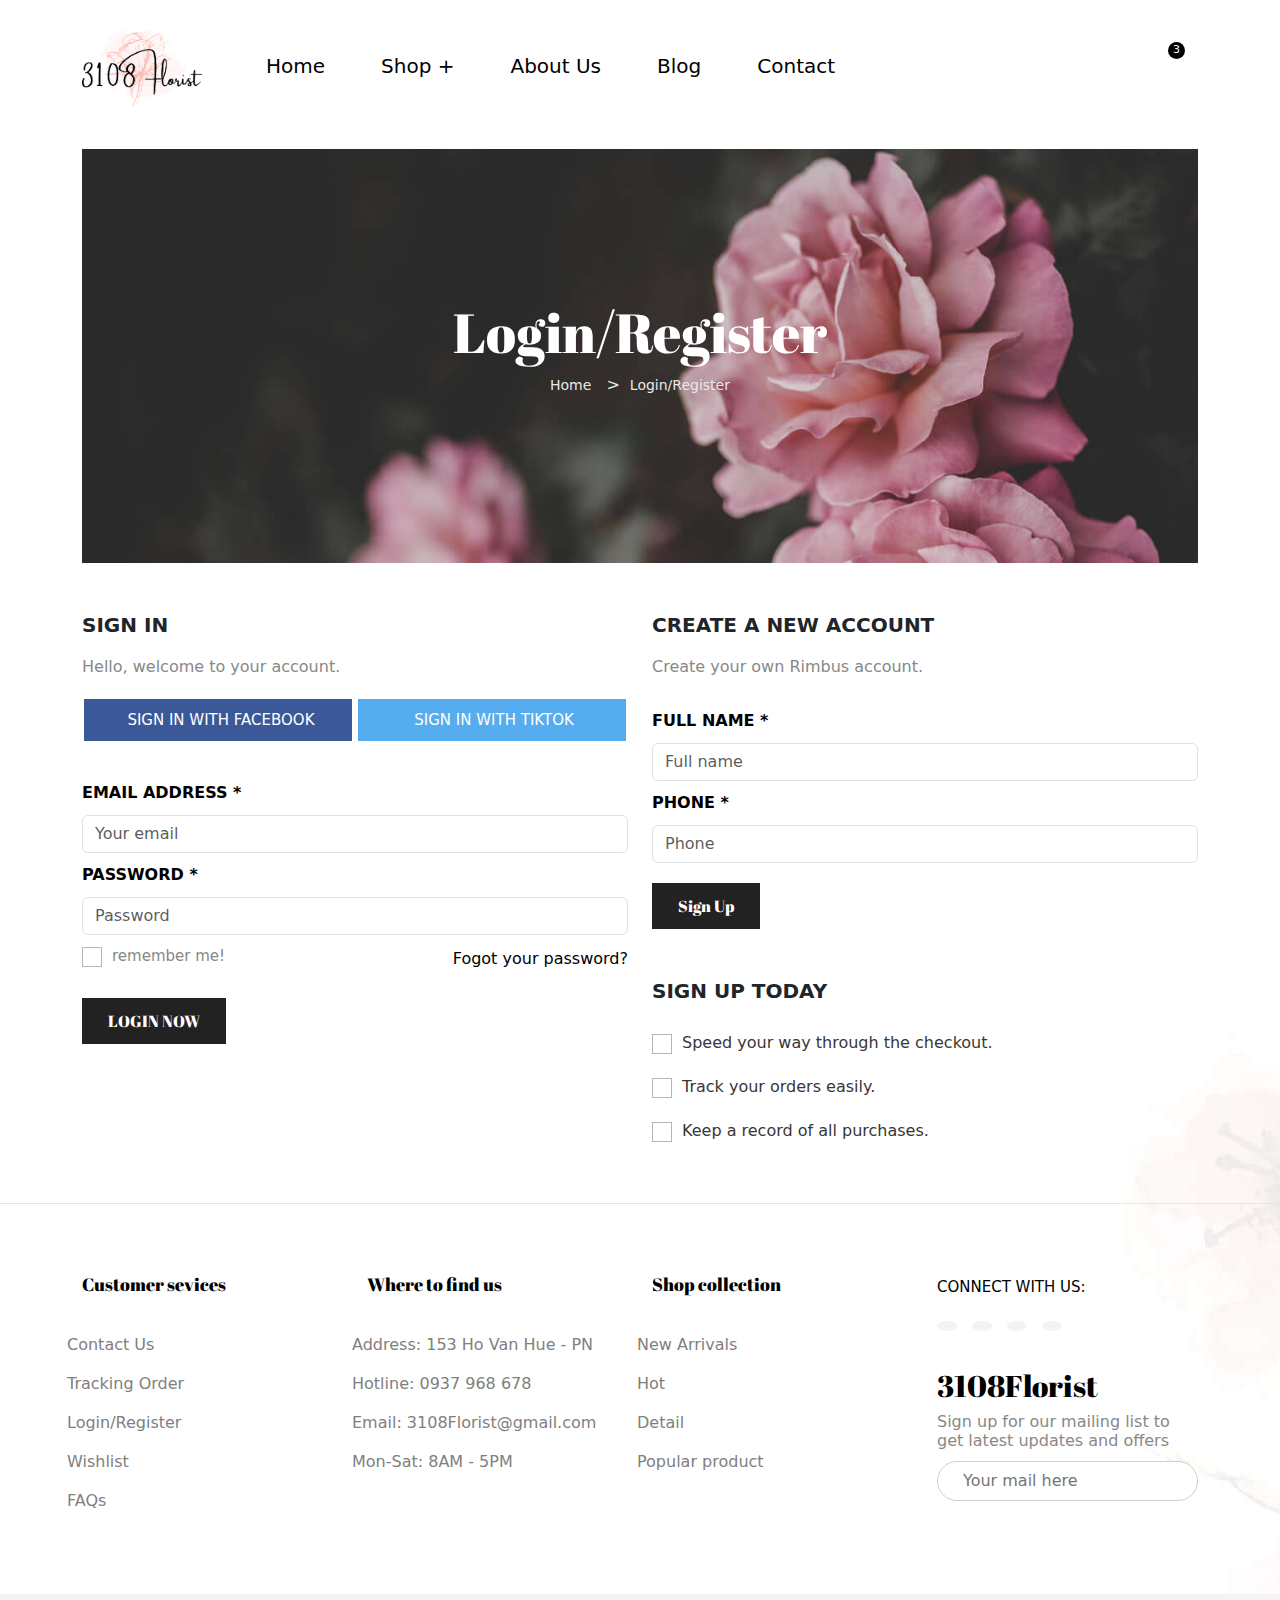
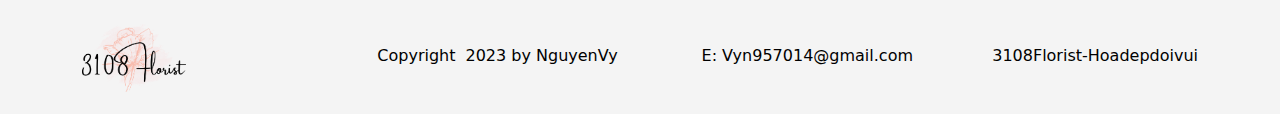
<file: login.html>
<!DOCTYPE html>
<html lang="en">
    <head>
        <meta charset="UTF-8" />
        <meta http-equiv="X-UA-Compatible" content="IE=edge" />
        <meta name="viewport" content="width=device-width, initial-scale=1.0" />
        <title>Login</title>

        <link href="https://fonts.googleapis.com/css2?family=Abril+Fatface&display=swap" rel="stylesheet" />
        <!-- Font awesome -->
        <link
            rel="stylesheet"
            href="https://cdnjs.cloudflare.com/ajax/libs/font-awesome/6.3.0/css/all.min.css"
            integrity="sha512-SzlrxWUlpfuzQ+pcUCosxcglQRNAq/DZjVsC0lE40xsADsfeQoEypE+enwcOiGjk/bSuGGKHEyjSoQ1zVisanQ=="
            crossorigin="anonymous"
            referrerpolicy="no-referrer"
        />
        <!-- Css bootstrap -->
        <link href="https://cdn.jsdelivr.net/npm/bootstrap@5.2.3/dist/css/bootstrap.min.css" rel="stylesheet" />

        <!-- Global css -->
        <link rel="stylesheet" href="css/style-home.css" />

        <!-- local css -->
        <link rel="stylesheet" href="css/style-login.css" />
    </head>
    <body>
        <nav class="navbar navbar-expand-sm navbar-dark">
            <div class="container">
                <a class="navbar-brand" href="index.html"><img src="img/florist.png" alt="" /></a>
                <div class="collapse navbar-collapse" id="mynavbar">
                    <ul class="navbar-nav me-auto">
                        <li class="nav-item">
                            <a class="nav-link active" href="homev3.html">Home</a>
                        </li>
                        <li class="nav-item">
                            <a class="nav-link" href="shop.html">Shop +</a>
                        </li>
                        <li class="nav-item">
                            <a class="nav-link" href="about.html">About Us</a>
                        </li>
                        <li class="nav-item">
                            <a class="nav-link" href="blog.html">Blog</a>
                        </li>
                        <li class="nav-item">
                            <a class="nav-link" href="contact.html">Contact</a>
                        </li>
                    </ul>
                </div>
                <div class="navbar-icon">
                    <a class="icon-search" href="javascript:;"><i class="fa-solid fa-magnifying-glass"></i></a>
                    <a class="icon-accout" href="login.html"><i class="fa-regular fa-user"></i></a>
                    <a class="icon-lock" href="javascript:;"><i class="fa-solid fa-lock"></i><span>3</span></a>
                </div>
                <div class="icon-menu" data-bs-toggle="offcanvas" data-bs-target="#demo"><i class="fa-solid fa-bars"></i></div>
            </div>
        </nav>

        <div class="offcanvas offcanvas-end" id="demo">
            <div class="offcanvas-header">
                <h1 class="offcanvas-title">Menu</h1>
                <button type="button" class="btn-close" data-bs-dismiss="offcanvas"></button>
            </div>
            <div class="offcanvas-body">
                <ul>
                    <li><a href="index.html">Home</a></li>
                    <li><a href="shop.html">Shop+</a></li>
                    <li><a href="about.html">About Us</a></li>
                    <li><a href="blog.html">Blog</a></li>
                    <li><a href="contact.html">Contact</a></li>
                </ul>
                <div class="offcanvas-text">
                    <h1 class="offcanvas-title">Information</h1>
                    <ul>
                        <li><a href="">Address: 153 Ho Van Hue - PN</a></li>
                        <li><a href="">Hotline: 0937 968 678</a></li>
                        <li><a href="">Email: 3108Florist@gmail.com</a></li>
                        <li><a href="">Mon-Sat: 8AM - 5PM</a></li>
                    </ul>
                </div>
            </div>
        </div>

        <div class="glasses">
            <i class="fa-solid fa-x"></i>
            <h1>WHAT ARE <br />YOUR LOOKING <br />FOR?</h1>
            <div class="search">
                <input type="text" placeholder="Enter Search ..." />
                <button>SEARCH</button>
            </div>
        </div>

        <div class="form">
            <div class="thumb">
                <img src="img/wedding/collec-2.jpeg" alt="" />
                <div class="text">
                    <h1>Pink roses</h1>
                    <h6>xl <span>$207.2</span></h6>
                </div>
            </div>
            <div class="thumb">
                <img src="img/wedding/holiday-1.jpeg" alt="" />
                <div class="text">
                    <h1>Eleganr by BloomNation</h1>
                    <h6>xl <span>$207.2</span></h6>
                </div>
            </div>
            <div class="thumb">
                <img src="img/wedding/collec-3.jpeg" alt="" />
                <div class="text">
                    <h1>Queen Rose - Yellow</h1>
                    <h6>xl <span>$207.2</span></h6>
                </div>
            </div>
            <div class="total">
                <h3>Total: <span>$621.6</span></h3>
            </div>
            <div class="button">
                <a href="cart.html"><button>CHECK VIEW</button></a>
            </div>
        </div>

        <div class="banner">
            <div class="container">
                <div class="banner-about">
                    <img src="img/about/banner-about.jpeg" alt="" />
                    <div class="title-banner">
                        <h1>Login/Register</h1>
                        <ul>
                            <li><a href="index.html">Home</a></li>
                            <li><a href="">Login/Register</a></li>
                        </ul>
                    </div>
                </div>
            </div>
        </div>

        <div class="container container-ver2">
            <div class="page-login box space-50">
                <div class="row">
                    <div class="col-lg-6 sign-in space-30">
                        <h3>sign in</h3>
                        <p>Hello, welcome to your account.</p>
                        <div class="social space-30 box">
                            <a class="float-left" href="#" title="facebook">
                                <i class="fab fa-facebook-f"></i>
                                SIGN IN WITH FACEBOOK
                            </a>
                            <a class="float-right" href="#" title="tiktok">
                                <i class="fa-brands fa-tiktok"></i>
                                SIGN IN WITH TIKTOK
                            </a>
                        </div>
                        <!-- End social -->
                        <form class="form-horizontal" method="POST">
                            <div class="group box space-20">
                                <label class="control-label" for="inputemail">EMAIL ADDRESS *</label>
                                <input class="form-control" type="text" placeholder="Your email" id="inputemail" />
                            </div>
                            <div class="group box">
                                <label class="control-label" for="inputemail">PASSWORD *</label>
                                <input class="form-control" type="text" placeholder="Password" id="inputpass" />
                            </div>
                            <div class="remember">
                                <input id="remeber" type="checkbox" name="check" value="remeber" />
                                <label for="remeber" class="label-check">remember me!</label>
                                <a class="help" href="#" title="help ?">Fogot your password?</a>
                            </div>
                            <button type="submit" class="link-v1 rt">LOGIN NOW</button>
                        </form>
                        <!-- End form -->
                    </div>
                    <!-- End col-lg-6 -->
                    <div class="col-lg-6">
                        <div class="register box space-50">
                            <h3>Create A New Account</h3>
                            <p>Create your own Rimbus account.</p>
                            <form class="form-horizontal" method="POST">
                                <div class="group box space-20">
                                    <label class="control-label" for="inputemailres">Full Name *</label>
                                    <input class="form-control" type="text" placeholder="Full name" id="inputemailres" />
                                </div>
                                <div class="group box space-20">
                                    <label class="control-label" for="inputemailres">Phone *</label>
                                    <input class="form-control" type="text" placeholder="Phone" id="inputemailres" />
                                </div>
                                <button type="submit" class="link-v1 rt">Sign Up</button>
                            </form>
                        </div>
                        <!-- End register -->
                        <div class="sigg-to-day box">
                            <h3>SIGN UP TODAY</h3>
                            <form class="form-horizontal" method="POST">
                                <div class="checkbox">
                                    <input id="check1" type="checkbox" name="check" value="check1" />
                                    <label class="label-check" for="check1">Speed your way through the checkout.</label>
                                    <input id="check2" type="checkbox" name="check" value="check2" />
                                    <label class="label-check" for="check2">Track your orders easily.</label>
                                    <input id="check3" type="checkbox" name="check" value="check3" />
                                    <label class="label-check" for="check3">Keep a record of all purchases.</label>
                                </div>
                            </form>
                        </div>
                    </div>
                    <!-- End col-lg-6 -->
                </div>
            </div>
        </div>

        <div class="info-footer">
            <div class="container">
                <div class="row">
                    <div class="col-12 col-sm-6 col-md-6 col-lg-3">
                        <h3>Customer sevices</h3>
                        <ul>
                            <li><i class="fas fa-long-arrow-alt-right"></i><a href="contact.html">Contact Us</a></li>
                            <li><i class="fas fa-long-arrow-alt-right"></i><a href="tracking.html">Tracking Order</a></li>
                            <li><i class="fas fa-long-arrow-alt-right"></i><a href="login.html">Login/Register</a></li>
                            <li><i class="fas fa-long-arrow-alt-right"></i><a href="wishlist.html">Wishlist</a></li>
                            <li><i class="fas fa-long-arrow-alt-right"></i><a href="#">FAQs</a></li>
                        </ul>
                    </div>
                    <div class="col-12 col-sm-6 col-md-6 col-lg-3">
                        <h3>Where to find us</h3>
                        <ul>
                            <li><i class="fas fa-long-arrow-alt-right"></i><a href="#">Address: 153 Ho Van Hue - PN</a></li>
                            <li><i class="fas fa-long-arrow-alt-right"></i><a href="#">Hotline: 0937 968 678</a></li>
                            <li><i class="fas fa-long-arrow-alt-right"></i><a href="#">Email: 3108Florist@gmail.com</a></li>
                            <li><i class="fas fa-long-arrow-alt-right"></i><a href="#">Mon-Sat: 8AM - 5PM</a></li>
                        </ul>
                    </div>
                    <div class="col-12 col-sm-6 col-md-6 col-lg-3">
                        <h3>Shop collection</h3>
                        <ul>
                            <li><i class="fas fa-long-arrow-alt-right"></i><a href="index.html">New Arrivals</a></li>
                            <li><i class="fas fa-long-arrow-alt-right"></i><a href="shop.html">Hot</a></li>
                            <li><i class="fas fa-long-arrow-alt-right"></i><a href="product.html">Detail</a></li>
                            <li><i class="fas fa-long-arrow-alt-right"></i><a href="index.html">Popular product</a></li>
                        </ul>
                    </div>
                    <div class="col-12 col-sm-6 col-md-6 col-lg-3 social">
                        <p>CONNECT WITH US:</p>
                        <a href=""><i class="fa-brands fa-instagram"></i></a>
                        <a href=""><i class="fa-brands fa-square-facebook"></i></a>
                        <a href=""><i class="fa-brands fa-twitter"></i></a>
                        <a href=""><i class="fa-brands fa-skype"></i></a>
                        <h1>3108Florist</h1>
                        <h2>Sign up for our mailing list to get latest updates and offers</h2>
                        <form class="form-group" action="mail" method="post">
                            <input type="text" name="input-mail" placeholder="Your mail here" class="input-lg" />
                        </form>
                    </div>
                </div>
            </div>
        </div>

        <div class="footer">
            <div class="container">
                <div class="row">
                    <div class="col-12 col-sm-6 col-md-6 col-lg-3">
                        <img src="img/florist.png" alt="" />
                    </div>
                    <div class="col-12 col-sm-6 col-md-6 col-lg-3 copy">
                        <span>Copyright</span><i class="far fa-copyright"></i><span class="engo">2023 by NguyenVy</span>
                    </div>
                    <div class="col-12 col-sm-6 col-md-6 col-lg-3 gmail-footer">
                        <span>E: Vyn957014@gmail.com</span>
                    </div>
                    <div class="col-12 col-sm-6 col-md-6 col-lg-3 gmail-footer">
                        <span>3108Florist-Hoadepdoivui</span>
                    </div>
                </div>
            </div>
        </div>
        <!-- jquery -->
        <script src="https://ajax.googleapis.com/ajax/libs/jquery/3.6.3/jquery.min.js"></script>
        <!-- js bootstrap -->
        <script src="https://cdn.jsdelivr.net/npm/bootstrap@5.2.3/dist/js/bootstrap.bundle.min.js"></script>

        <script src="js/style.js"></script>
        <script>
            $(function () {
                $(".icon-search").click(function () {
                    $(".glasses").addClass("active");
                });
                $(".glasses i").click(function () {
                    $(".glasses").removeClass("active");
                });
                $(".icon-lock").click(function () {
                    $(".form").fadeToggle("active");
                });
                $(".icon-accout").click(function () {
                    $(".accout").fadeToggle("active");
                });

                $(".color-board div").click(function () {
                    $img = $(this).attr("data-img");
                    $(".thumbBig img").attr("src", $img);
                });
            });
        </script>
    </body>
</html>
</file>
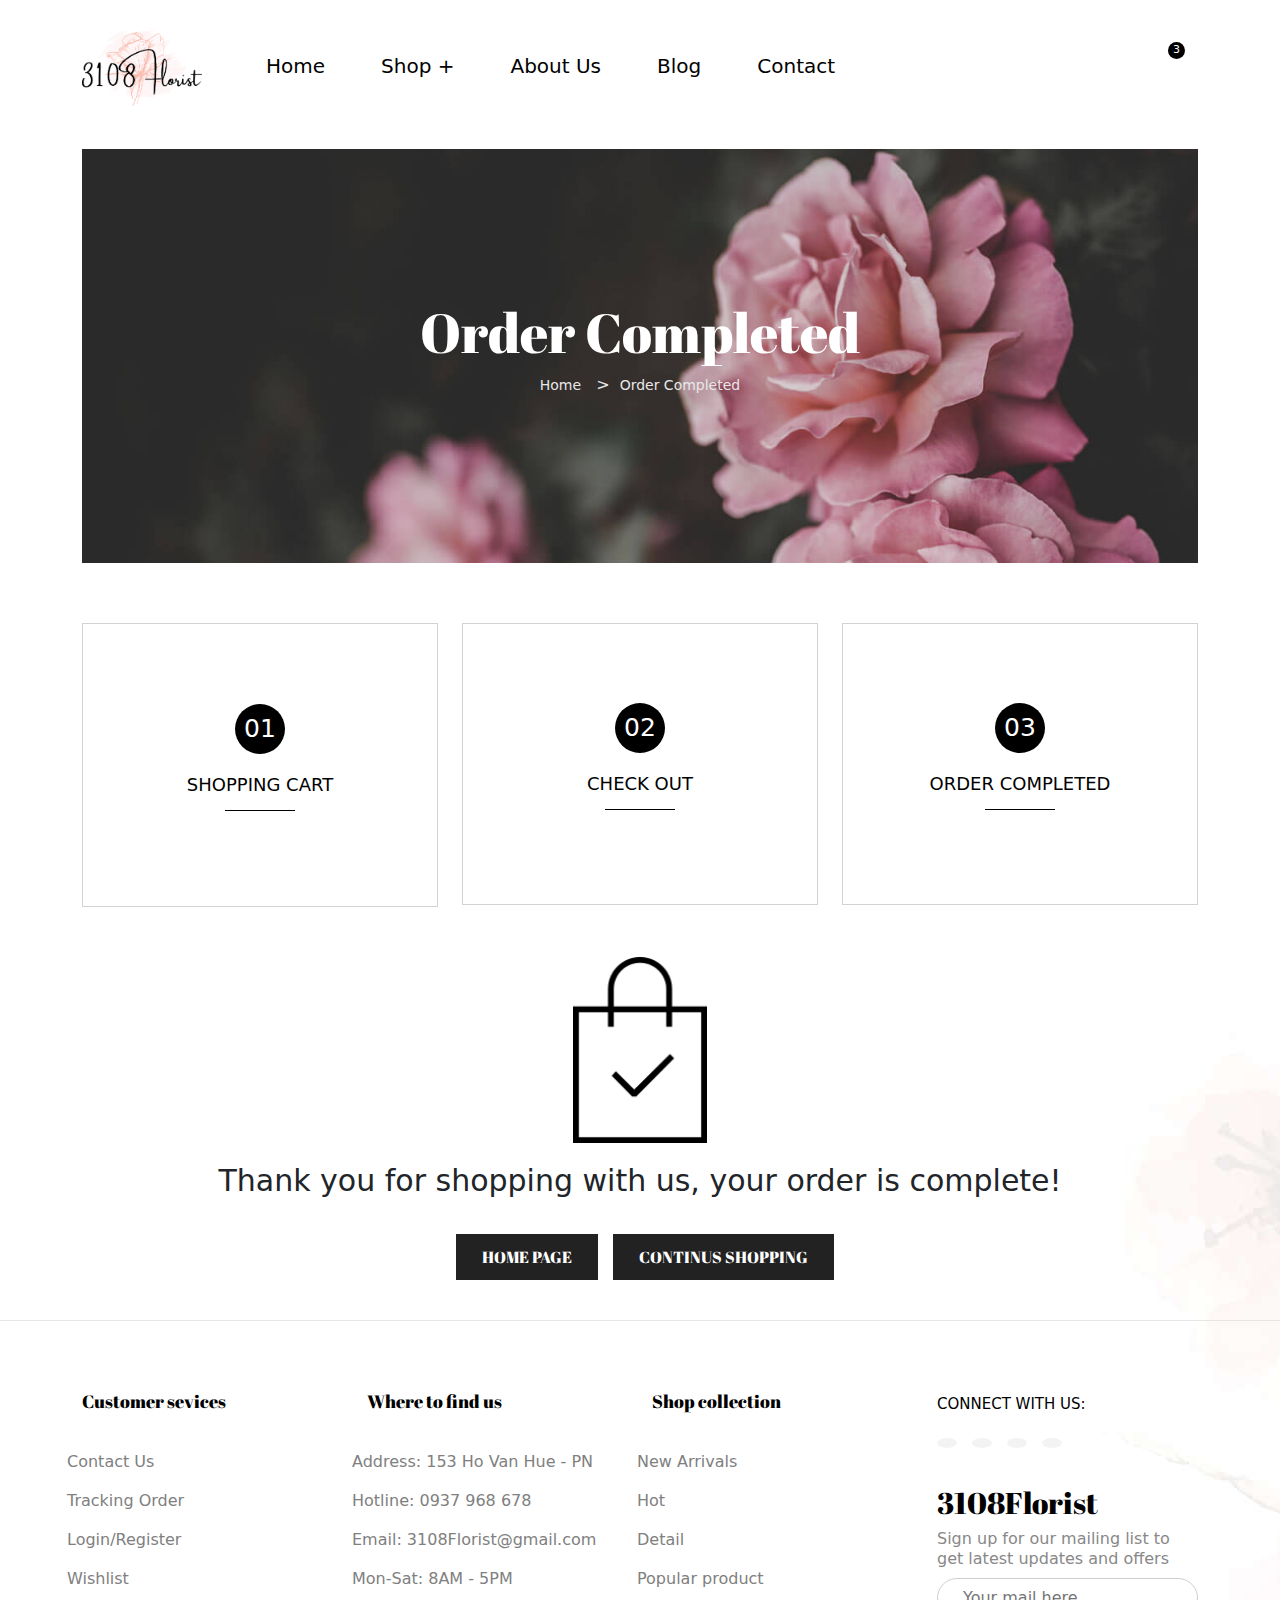
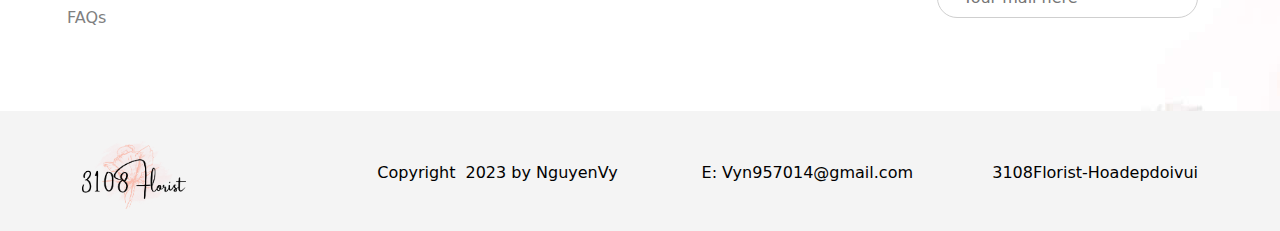
<file: order.html>
<!DOCTYPE html>
<html lang="en">
    <head>
        <meta charset="UTF-8" />
        <meta http-equiv="X-UA-Compatible" content="IE=edge" />
        <meta name="viewport" content="width=device-width, initial-scale=1.0" />
        <title>Order</title>

        <link href="https://fonts.googleapis.com/css2?family=Abril+Fatface&display=swap" rel="stylesheet" />
        <!-- Font awesome -->
        <link
            rel="stylesheet"
            href="https://cdnjs.cloudflare.com/ajax/libs/font-awesome/6.3.0/css/all.min.css"
            integrity="sha512-SzlrxWUlpfuzQ+pcUCosxcglQRNAq/DZjVsC0lE40xsADsfeQoEypE+enwcOiGjk/bSuGGKHEyjSoQ1zVisanQ=="
            crossorigin="anonymous"
            referrerpolicy="no-referrer"
        />
        <!-- Css bootstrap -->
        <link href="https://cdn.jsdelivr.net/npm/bootstrap@5.2.3/dist/css/bootstrap.min.css" rel="stylesheet" />

        <!-- Global css -->
        <link rel="stylesheet" href="css/style-home.css" />

        <!-- local css -->
        <link rel="stylesheet" href="css/style-order.css" />
    </head>
    <body>
        <nav class="navbar navbar-expand-sm navbar-dark">
            <div class="container">
                <a class="navbar-brand" href="index.html"><img src="img/florist.png" alt="" /></a>
                <div class="collapse navbar-collapse" id="mynavbar">
                    <ul class="navbar-nav me-auto">
                        <li class="nav-item">
                            <a class="nav-link active" href="index.html">Home</a>
                        </li>
                        <li class="nav-item">
                            <a class="nav-link" href="shop.html">Shop +</a>
                        </li>
                        <li class="nav-item">
                            <a class="nav-link" href="about.html">About Us</a>
                        </li>
                        <li class="nav-item">
                            <a class="nav-link" href="blog.html">Blog</a>
                        </li>
                        <li class="nav-item">
                            <a class="nav-link" href="contact.html">Contact</a>
                        </li>
                    </ul>
                </div>
                <div class="navbar-icon">
                    <a class="icon-search" href="javascript:;"><i class="fa-solid fa-magnifying-glass"></i></a>
                    <a class="icon-accout" href="login.html"><i class="fa-regular fa-user"></i></a>
                    <a class="icon-lock" href="javascript:;"><i class="fa-solid fa-lock"></i><span>3</span></a>
                </div>
                <div class="icon-menu" data-bs-toggle="offcanvas" data-bs-target="#demo"><i class="fa-solid fa-bars"></i></div>
            </div>
        </nav>

        <div class="offcanvas offcanvas-end" id="demo">
            <div class="offcanvas-header">
                <h1 class="offcanvas-title">Menu</h1>
                <button type="button" class="btn-close" data-bs-dismiss="offcanvas"></button>
            </div>
            <div class="offcanvas-body">
                <ul>
                    <li><a href="index.html">Home</a></li>
                    <li><a href="shop.html">Shop+</a></li>
                    <li><a href="about.html">About Us</a></li>
                    <li><a href="blog.html">Blog</a></li>
                    <li><a href="contact.html">Contact</a></li>
                </ul>
                <div class="offcanvas-text">
                    <h1 class="offcanvas-title">Information</h1>
                    <ul>
                        <li><a href="">Address: 153 Ho Van Hue - PN</a></li>
                        <li><a href="">Hotline: 0937 968 678</a></li>
                        <li><a href="">Email: 3108Florist@gmail.com</a></li>
                        <li><a href="">Mon-Sat: 8AM - 5PM</a></li>
                    </ul>
                </div>
            </div>
        </div>

        <div class="glasses">
            <i class="fa-solid fa-x"></i>
            <h1>WHAT ARE <br />YOUR LOOKING <br />FOR?</h1>
            <div class="search">
                <input type="text" placeholder="Enter Search ..." />
                <button>SEARCH</button>
            </div>
        </div>

        <div class="form">
            <div class="thumb">
                <img src="img/wedding/collec-2.jpeg" alt="" />
                <div class="text">
                    <h1>Pink roses</h1>
                    <h6>xl <span>$207.2</span></h6>
                </div>
            </div>
            <div class="thumb">
                <img src="img/wedding/holiday-1.jpeg" alt="" />
                <div class="text">
                    <h1>Eleganr by BloomNation</h1>
                    <h6>xl <span>$207.2</span></h6>
                </div>
            </div>
            <div class="thumb">
                <img src="img/wedding/collec-3.jpeg" alt="" />
                <div class="text">
                    <h1>Queen Rose - Yellow</h1>
                    <h6>xl <span>$207.2</span></h6>
                </div>
            </div>
            <div class="total">
                <h3>Total: <span>$621.6</span></h3>
            </div>
            <div class="button">
                <a href="cart.html"><button>CHECK VIEW</button></a>
            </div>
        </div>

        <div class="banner">
            <div class="container">
                <div class="banner-about">
                    <img src="img/about/banner-about.jpeg" alt="" />
                    <div class="title-banner">
                        <h1>Order Completed</h1>
                        <ul>
                            <li><a href="index.html">Home</a></li>
                            <li><a href="">Order Completed</a></li>
                        </ul>
                    </div>
                </div>
            </div>
        </div>

        <div class="img-link">
            <div class="container">
                <div class="row">
                    <div class="col-12 col-sm-12 col-md-12 col-lg-4">
                        <div class="img-color-1">
                            <p>01</p>
                            <a href="cart.html"><h3>SHOPPING CART</h3></a>
                        </div>
                    </div>
                    <div class="col-12 col-sm-12 col-md-12 col-lg-4">
                        <div class="img-color-2">
                            <p>02</p>
                            <a href="checkout.html"><h3>CHECK OUT</h3></a>
                        </div>
                    </div>
                    <div class="col-12 col-sm-12 col-md-12 col-lg-4">
                        <div class="img-color-3">
                            <p>03</p>
                            <h3>ORDER COMPLETED</h3>
                        </div>
                    </div>
                </div>
            </div>
        </div>

        <div class="container container-ver2">
            <div class="box float-left order-complete center space-50">
                <div class="icon space-20">
                    <img src="img/icon-order-complete.png" alt="icon" />
                </div>
                <p class="box center space-50">Thank you for shopping with us, your order is complete!</p>
                <div class="box">
                    <a class="link-v1 lh-50 margin-right-20 space-20 color-brand" href="index.html" title="HOME PAGE">HOME PAGE</a>
                    <a class="link-v1 lh-50 rt space-20" href="shop.html" title="CONTINUS SHOPPING">CONTINUS SHOPPING</a>
                </div>
            </div>
        </div>

        <div class="info-footer">
            <div class="container">
                <div class="row">
                    <div class="col-12 col-sm-6 col-md-6 col-lg-3">
                        <h3>Customer sevices</h3>
                        <ul>
                            <li><i class="fas fa-long-arrow-alt-right"></i><a href="contact.html">Contact Us</a></li>
                            <li><i class="fas fa-long-arrow-alt-right"></i><a href="tracking.html">Tracking Order</a></li>
                            <li><i class="fas fa-long-arrow-alt-right"></i><a href="login.html">Login/Register</a></li>
                            <li><i class="fas fa-long-arrow-alt-right"></i><a href="wishlist.html">Wishlist</a></li>
                            <li><i class="fas fa-long-arrow-alt-right"></i><a href="#">FAQs</a></li>
                        </ul>
                    </div>
                    <div class="col-12 col-sm-6 col-md-6 col-lg-3">
                        <h3>Where to find us</h3>
                        <ul>
                            <li><i class="fas fa-long-arrow-alt-right"></i><a href="#">Address: 153 Ho Van Hue - PN</a></li>
                            <li><i class="fas fa-long-arrow-alt-right"></i><a href="#">Hotline: 0937 968 678</a></li>
                            <li><i class="fas fa-long-arrow-alt-right"></i><a href="#">Email: 3108Florist@gmail.com</a></li>
                            <li><i class="fas fa-long-arrow-alt-right"></i><a href="#">Mon-Sat: 8AM - 5PM</a></li>
                        </ul>
                    </div>
                    <div class="col-12 col-sm-6 col-md-6 col-lg-3">
                        <h3>Shop collection</h3>
                        <ul>
                            <li><i class="fas fa-long-arrow-alt-right"></i><a href="index.html">New Arrivals</a></li>
                            <li><i class="fas fa-long-arrow-alt-right"></i><a href="shop.html">Hot</a></li>
                            <li><i class="fas fa-long-arrow-alt-right"></i><a href="product.html">Detail</a></li>
                            <li><i class="fas fa-long-arrow-alt-right"></i><a href="index.html">Popular product</a></li>
                        </ul>
                    </div>
                    <div class="col-12 col-sm-6 col-md-6 col-lg-3 social">
                        <p>CONNECT WITH US:</p>
                        <a href=""><i class="fa-brands fa-instagram"></i></a>
                        <a href=""><i class="fa-brands fa-square-facebook"></i></a>
                        <a href=""><i class="fa-brands fa-twitter"></i></a>
                        <a href=""><i class="fa-brands fa-skype"></i></a>
                        <h1>3108Florist</h1>
                        <h2>Sign up for our mailing list to get latest updates and offers</h2>
                        <form class="form-group" action="mail" method="post">
                            <input type="text" name="input-mail" placeholder="Your mail here" class="input-lg" />
                        </form>
                    </div>
                </div>
            </div>
        </div>

        <div class="footer">
            <div class="container">
                <div class="row">
                    <div class="col-12 col-sm-6 col-md-6 col-lg-3">
                        <img src="img/florist.png" alt="" />
                    </div>
                    <div class="col-12 col-sm-6 col-md-6 col-lg-3 copy">
                        <span>Copyright</span><i class="far fa-copyright"></i><span class="engo">2023 by NguyenVy</span>
                    </div>
                    <div class="col-12 col-sm-6 col-md-6 col-lg-3 gmail-footer">
                        <span>E: Vyn957014@gmail.com</span>
                    </div>
                    <div class="col-12 col-sm-6 col-md-6 col-lg-3 gmail-footer">
                        <span>3108Florist-Hoadepdoivui</span>
                    </div>
                </div>
            </div>
        </div>
        <!-- jquery -->
        <script src="https://ajax.googleapis.com/ajax/libs/jquery/3.6.3/jquery.min.js"></script>
        <!-- js bootstrap -->
        <script src="https://cdn.jsdelivr.net/npm/bootstrap@5.2.3/dist/js/bootstrap.bundle.min.js"></script>

        <script src="js/style.js"></script>
        <script>
            $(function () {
                $(".icon-search").click(function () {
                    $(".glasses").addClass("active");
                });
                $(".glasses i").click(function () {
                    $(".glasses").removeClass("active");
                });
                $(".icon-lock").click(function () {
                    $(".form").fadeToggle("active");
                });
                $(".icon-accout").click(function () {
                    $(".accout").fadeToggle("active");
                });

                $(".color-board div").click(function () {
                    $img = $(this).attr("data-img");
                    $(".thumbBig img").attr("src", $img);
                });
            });
        </script>
    </body>
</html>
</file>
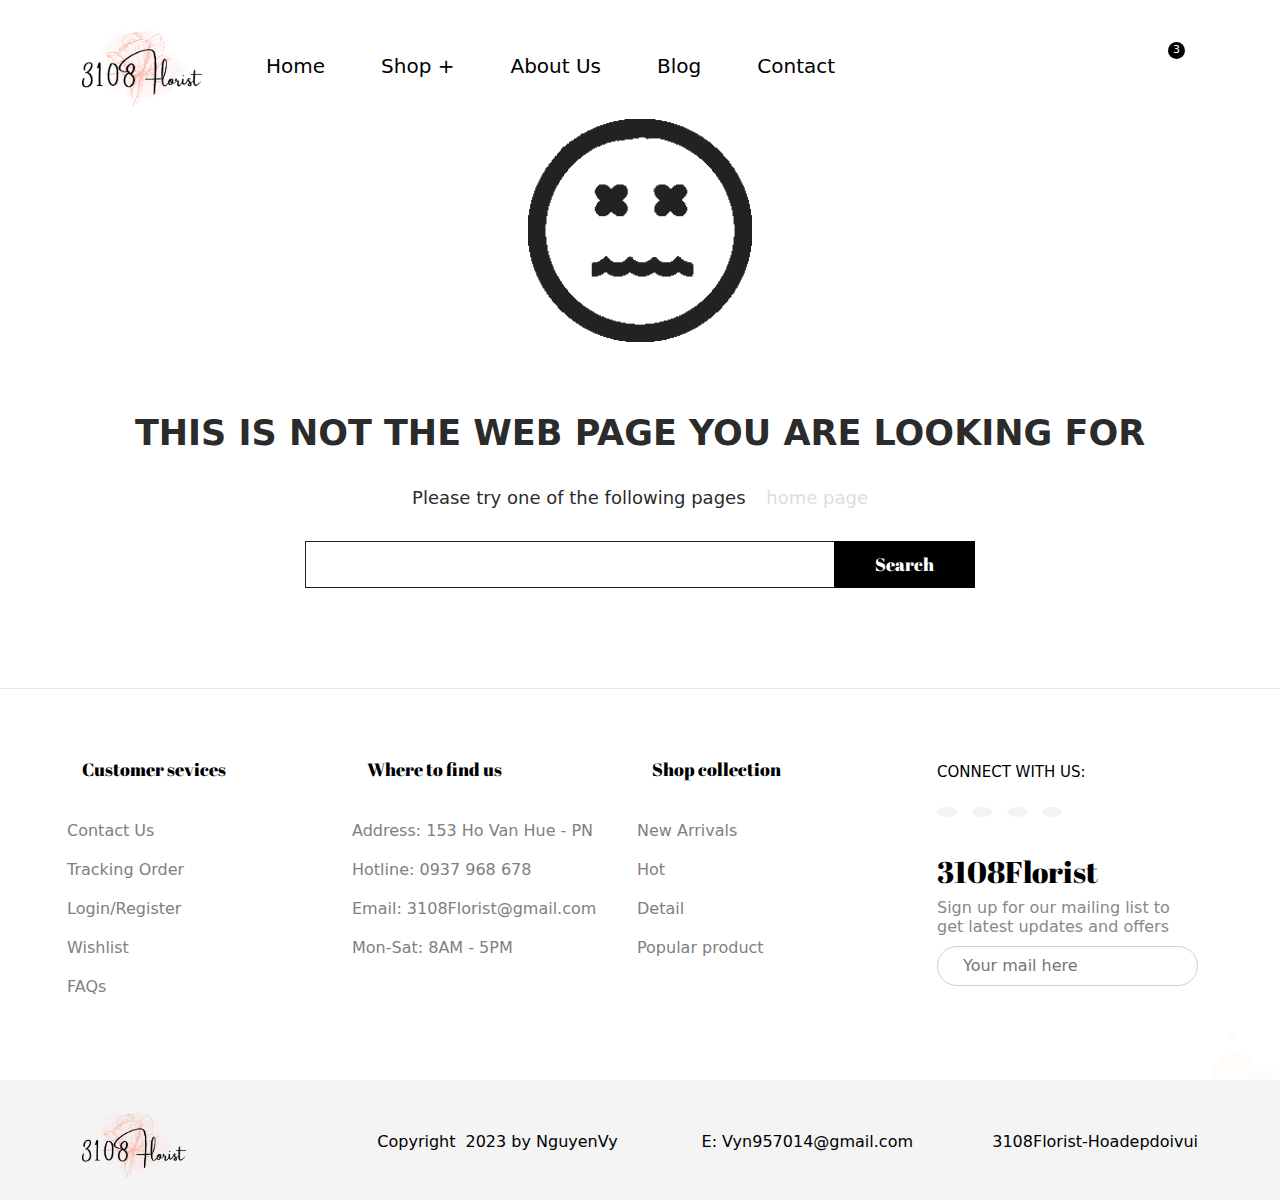
<file: page404.html>
<!DOCTYPE html>
<html lang="en">
    <head>
        <meta charset="UTF-8" />
        <meta http-equiv="X-UA-Compatible" content="IE=edge" />
        <meta name="viewport" content="width=device-width, initial-scale=1.0" />
        <title>Page404</title>

        <link href="https://fonts.googleapis.com/css2?family=Abril+Fatface&display=swap" rel="stylesheet" />
        <!-- Font awesome -->
        <link
            rel="stylesheet"
            href="https://cdnjs.cloudflare.com/ajax/libs/font-awesome/6.3.0/css/all.min.css"
            integrity="sha512-SzlrxWUlpfuzQ+pcUCosxcglQRNAq/DZjVsC0lE40xsADsfeQoEypE+enwcOiGjk/bSuGGKHEyjSoQ1zVisanQ=="
            crossorigin="anonymous"
            referrerpolicy="no-referrer"
        />
        <!-- Css bootstrap -->
        <link href="https://cdn.jsdelivr.net/npm/bootstrap@5.2.3/dist/css/bootstrap.min.css" rel="stylesheet" />

        <!-- Global css -->
        <link rel="stylesheet" href="css/style-home.css" />

        <!-- local css -->
        <link rel="stylesheet" href="css/style-page404.css" />
    </head>
    <body>
        <nav class="navbar navbar-expand-sm navbar-dark">
            <div class="container">
                <a class="navbar-brand" href="index.html"><img src="img/florist.png" alt="" /></a>
                <div class="collapse navbar-collapse" id="mynavbar">
                    <ul class="navbar-nav me-auto">
                        <li class="nav-item">
                            <a class="nav-link active" href="index.html">Home</a>
                        </li>
                        <li class="nav-item">
                            <a class="nav-link" href="shop.html">Shop +</a>
                        </li>
                        <li class="nav-item">
                            <a class="nav-link" href="about.html">About Us</a>
                        </li>
                        <li class="nav-item">
                            <a class="nav-link" href="blog.html">Blog</a>
                        </li>
                        <li class="nav-item">
                            <a class="nav-link" href="contact.html">Contact</a>
                        </li>
                    </ul>
                </div>
                <div class="navbar-icon">
                    <a class="icon-search" href="javascript:;"><i class="fa-solid fa-magnifying-glass"></i></a>
                    <a class="icon-accout" href="login.html"><i class="fa-regular fa-user"></i></a>
                    <a class="icon-lock" href="javascript:;"><i class="fa-solid fa-lock"></i><span>3</span></a>
                </div>
                <div class="icon-menu" data-bs-toggle="offcanvas" data-bs-target="#demo"><i class="fa-solid fa-bars"></i></div>
            </div>
        </nav>

        <div class="offcanvas offcanvas-end" id="demo">
            <div class="offcanvas-header">
                <h1 class="offcanvas-title">Menu</h1>
                <button type="button" class="btn-close" data-bs-dismiss="offcanvas"></button>
            </div>
            <div class="offcanvas-body">
                <ul>
                    <li><a href="index.html">Home</a></li>
                    <li><a href="shop.html">Shop+</a></li>
                    <li><a href="about.html">About Us</a></li>
                    <li><a href="blog.html">Blog</a></li>
                    <li><a href="contact.html">Contact</a></li>
                </ul>
                <div class="offcanvas-text">
                    <h1 class="offcanvas-title">Information</h1>
                    <ul>
                        <li><a href="">Address: 153 Ho Van Hue - PN</a></li>
                        <li><a href="">Hotline: 0937 968 678</a></li>
                        <li><a href="">Email: 3108Florist@gmail.com</a></li>
                        <li><a href="">Mon-Sat: 8AM - 5PM</a></li>
                    </ul>
                </div>
            </div>
        </div>

        <div class="glasses">
            <i class="fa-solid fa-x"></i>
            <h1>WHAT ARE <br />YOUR LOOKING <br />FOR?</h1>
            <div class="search">
                <input type="text" placeholder="Enter Search ..." />
                <button>SEARCH</button>
            </div>
        </div>

        <div class="form">
            <div class="thumb">
                <img src="img/wedding/collec-2.jpeg" alt="" />
                <div class="text">
                    <h1>Pink roses</h1>
                    <h6>xl <span>$207.2</span></h6>
                </div>
            </div>
            <div class="thumb">
                <img src="img/wedding/holiday-1.jpeg" alt="" />
                <div class="text">
                    <h1>Eleganr by BloomNation</h1>
                    <h6>xl <span>$207.2</span></h6>
                </div>
            </div>
            <div class="thumb">
                <img src="img/wedding/collec-3.jpeg" alt="" />
                <div class="text">
                    <h1>Queen Rose - Yellow</h1>
                    <h6>xl <span>$207.2</span></h6>
                </div>
            </div>
            <div class="total">
                <h3>Total: <span>$621.6</span></h3>
            </div>
            <div class="button">
                <a href="cart.html"><button>CHECK VIEW</button></a>
            </div>
        </div>

        <div class="container">
            <div class="page-404">
                <div class="text">
                    <div class="icon-box box">
                        <img src="img/icon-page404.png" alt="icon" />
                    </div>
                    <h3>THIS IS NOT THE WEB PAGE YOU ARE LOOKING FOR</h3>
                    <p>
                        Please try one of the following pages
                        <a href="index.html" title="link">home page <i class="fa fa-angle-double-right"></i></a>
                    </p>
                    <form action="#" method="get" accept-charset="utf-8">
                        <input
                            type="text"
                            onblur="if (this.value == '') {this.value = 'Search here...';}"
                            onfocus="if(this.value != '') {this.value = '';}"
                            value="Search here..."
                            class="input-text required-entry validate-email"
                            title="Sign up for our newsletter"
                            id="newsletter"
                            name="email"
                        />
                        <button class="button" title="Search" type="submit">Search</button>
                    </form>
                </div>
                <!-- End text -->
            </div>
            <!-- End page404 -->
        </div>

        <div class="info-footer">
            <div class="container">
                <div class="row">
                    <div class="col-12 col-sm-6 col-md-6 col-lg-3">
                        <h3>Customer sevices</h3>
                        <ul>
                            <li><i class="fas fa-long-arrow-alt-right"></i><a href="contact.html">Contact Us</a></li>
                            <li><i class="fas fa-long-arrow-alt-right"></i><a href="tracking.html">Tracking Order</a></li>
                            <li><i class="fas fa-long-arrow-alt-right"></i><a href="login.html">Login/Register</a></li>
                            <li><i class="fas fa-long-arrow-alt-right"></i><a href="wishlist.html">Wishlist</a></li>
                            <li><i class="fas fa-long-arrow-alt-right"></i><a href="#">FAQs</a></li>
                        </ul>
                    </div>
                    <div class="col-12 col-sm-6 col-md-6 col-lg-3">
                        <h3>Where to find us</h3>
                        <ul>
                            <li><i class="fas fa-long-arrow-alt-right"></i><a href="#">Address: 153 Ho Van Hue - PN</a></li>
                            <li><i class="fas fa-long-arrow-alt-right"></i><a href="#">Hotline: 0937 968 678</a></li>
                            <li><i class="fas fa-long-arrow-alt-right"></i><a href="#">Email: 3108Florist@gmail.com</a></li>
                            <li><i class="fas fa-long-arrow-alt-right"></i><a href="#">Mon-Sat: 8AM - 5PM</a></li>
                        </ul>
                    </div>
                    <div class="col-12 col-sm-6 col-md-6 col-lg-3">
                        <h3>Shop collection</h3>
                        <ul>
                            <li><i class="fas fa-long-arrow-alt-right"></i><a href="index.html">New Arrivals</a></li>
                            <li><i class="fas fa-long-arrow-alt-right"></i><a href="shop.html">Hot</a></li>
                            <li><i class="fas fa-long-arrow-alt-right"></i><a href="product.html">Detail</a></li>
                            <li><i class="fas fa-long-arrow-alt-right"></i><a href="index.html">Popular product</a></li>
                        </ul>
                    </div>
                    <div class="col-12 col-sm-6 col-md-6 col-lg-3 social">
                        <p>CONNECT WITH US:</p>
                        <a href=""><i class="fa-brands fa-instagram"></i></a>
                        <a href=""><i class="fa-brands fa-square-facebook"></i></a>
                        <a href=""><i class="fa-brands fa-twitter"></i></a>
                        <a href=""><i class="fa-brands fa-skype"></i></a>
                        <h1>3108Florist</h1>
                        <h2>Sign up for our mailing list to get latest updates and offers</h2>
                        <form class="form-group" action="mail" method="post">
                            <input type="text" name="input-mail" placeholder="Your mail here" class="input-lg" />
                        </form>
                    </div>
                </div>
            </div>
        </div>

        <div class="footer">
            <div class="container">
                <div class="row">
                    <div class="col-12 col-sm-6 col-md-6 col-lg-3">
                        <img src="img/florist.png" alt="" />
                    </div>
                    <div class="col-12 col-sm-6 col-md-6 col-lg-3 copy">
                        <span>Copyright</span><i class="far fa-copyright"></i><span class="engo">2023 by NguyenVy</span>
                    </div>
                    <div class="col-12 col-sm-6 col-md-6 col-lg-3 gmail-footer">
                        <span>E: Vyn957014@gmail.com</span>
                    </div>
                    <div class="col-12 col-sm-6 col-md-6 col-lg-3 gmail-footer">
                        <span>3108Florist-Hoadepdoivui</span>
                    </div>
                </div>
            </div>
        </div>

        <!-- jquery -->
        <script src="https://ajax.googleapis.com/ajax/libs/jquery/3.6.3/jquery.min.js"></script>
        <!-- js bootstrap -->
        <script src="https://cdn.jsdelivr.net/npm/bootstrap@5.2.3/dist/js/bootstrap.bundle.min.js"></script>

        <script src="js/style.js"></script>
        <script>
            $(function () {
                $(".icon-search").click(function () {
                    $(".glasses").addClass("active");
                });
                $(".glasses i").click(function () {
                    $(".glasses").removeClass("active");
                });
                $(".icon-lock").click(function () {
                    $(".form").fadeToggle("active");
                });
                $(".icon-accout").click(function () {
                    $(".accout").fadeToggle("active");
                });

                $(".color-board div").click(function () {
                    $img = $(this).attr("data-img");
                    $(".thumbBig img").attr("src", $img);
                });
            });
        </script>
    </body>
</html>
</file>
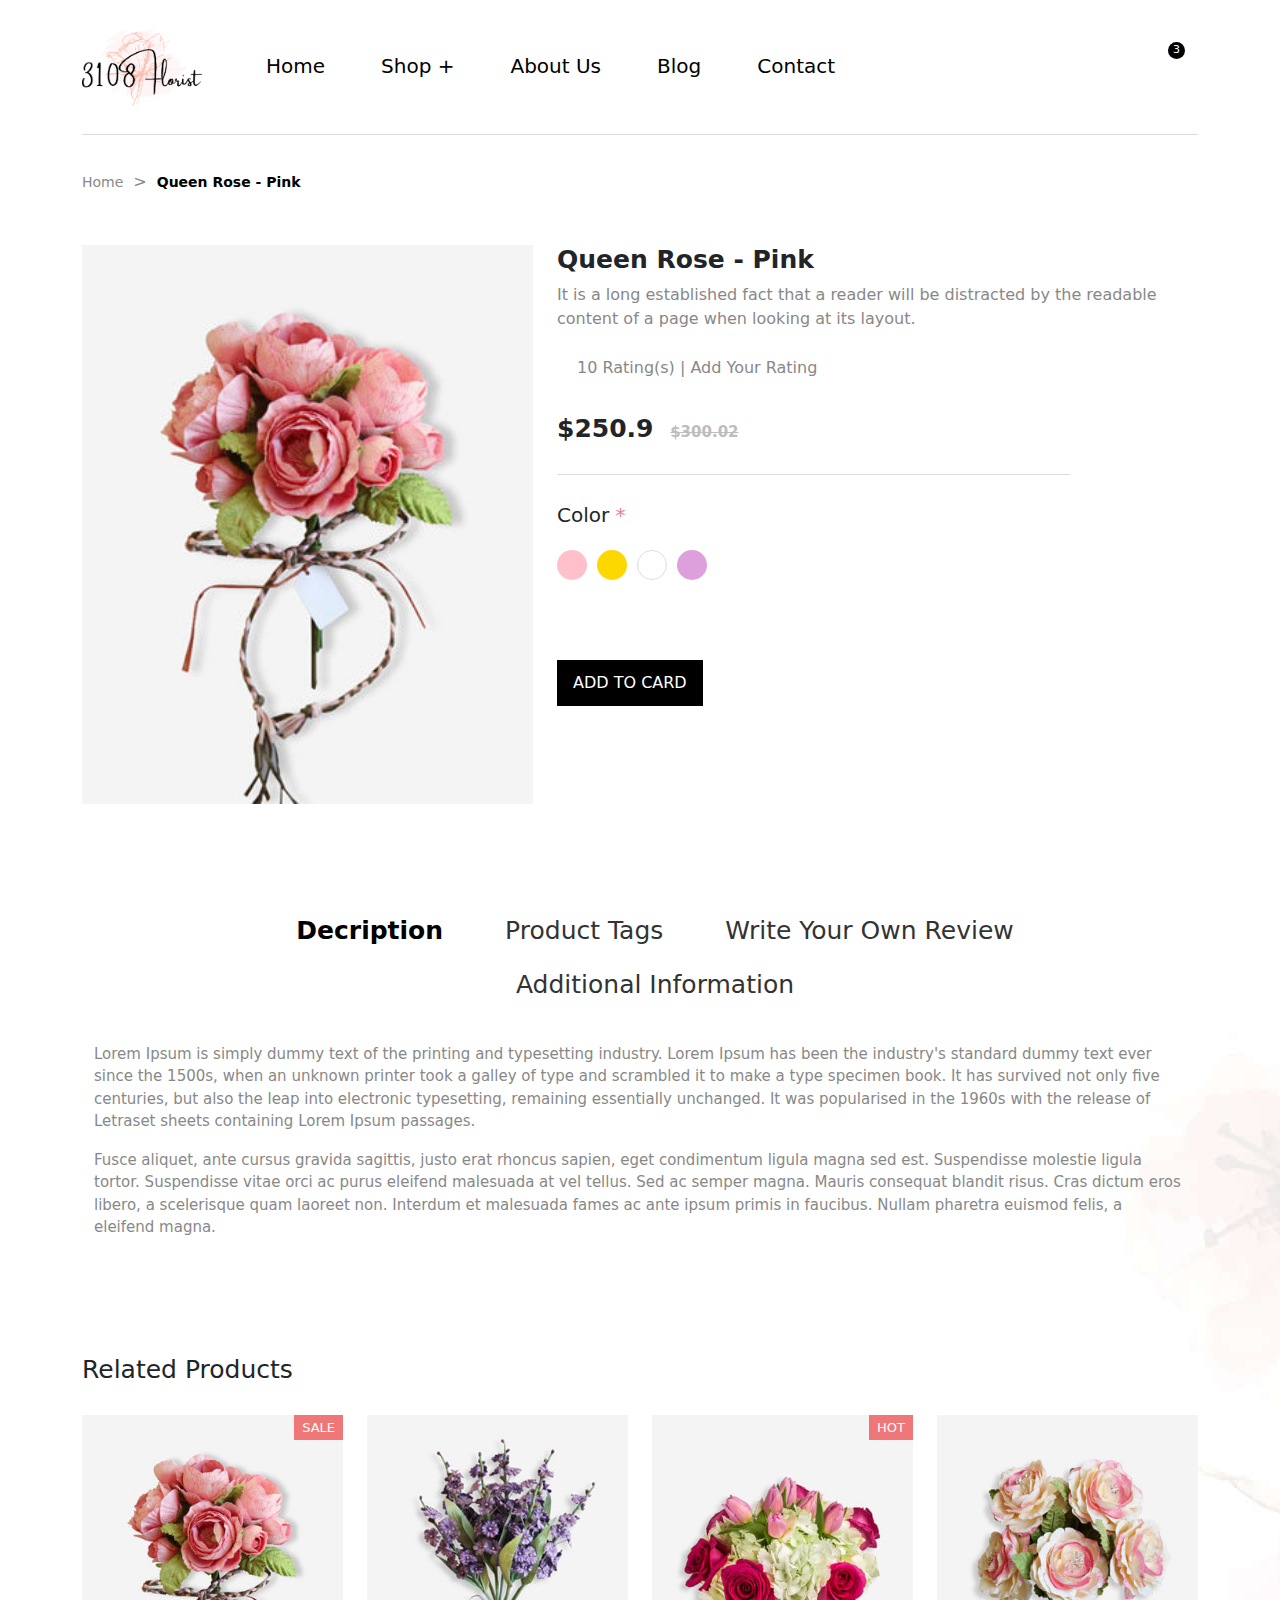
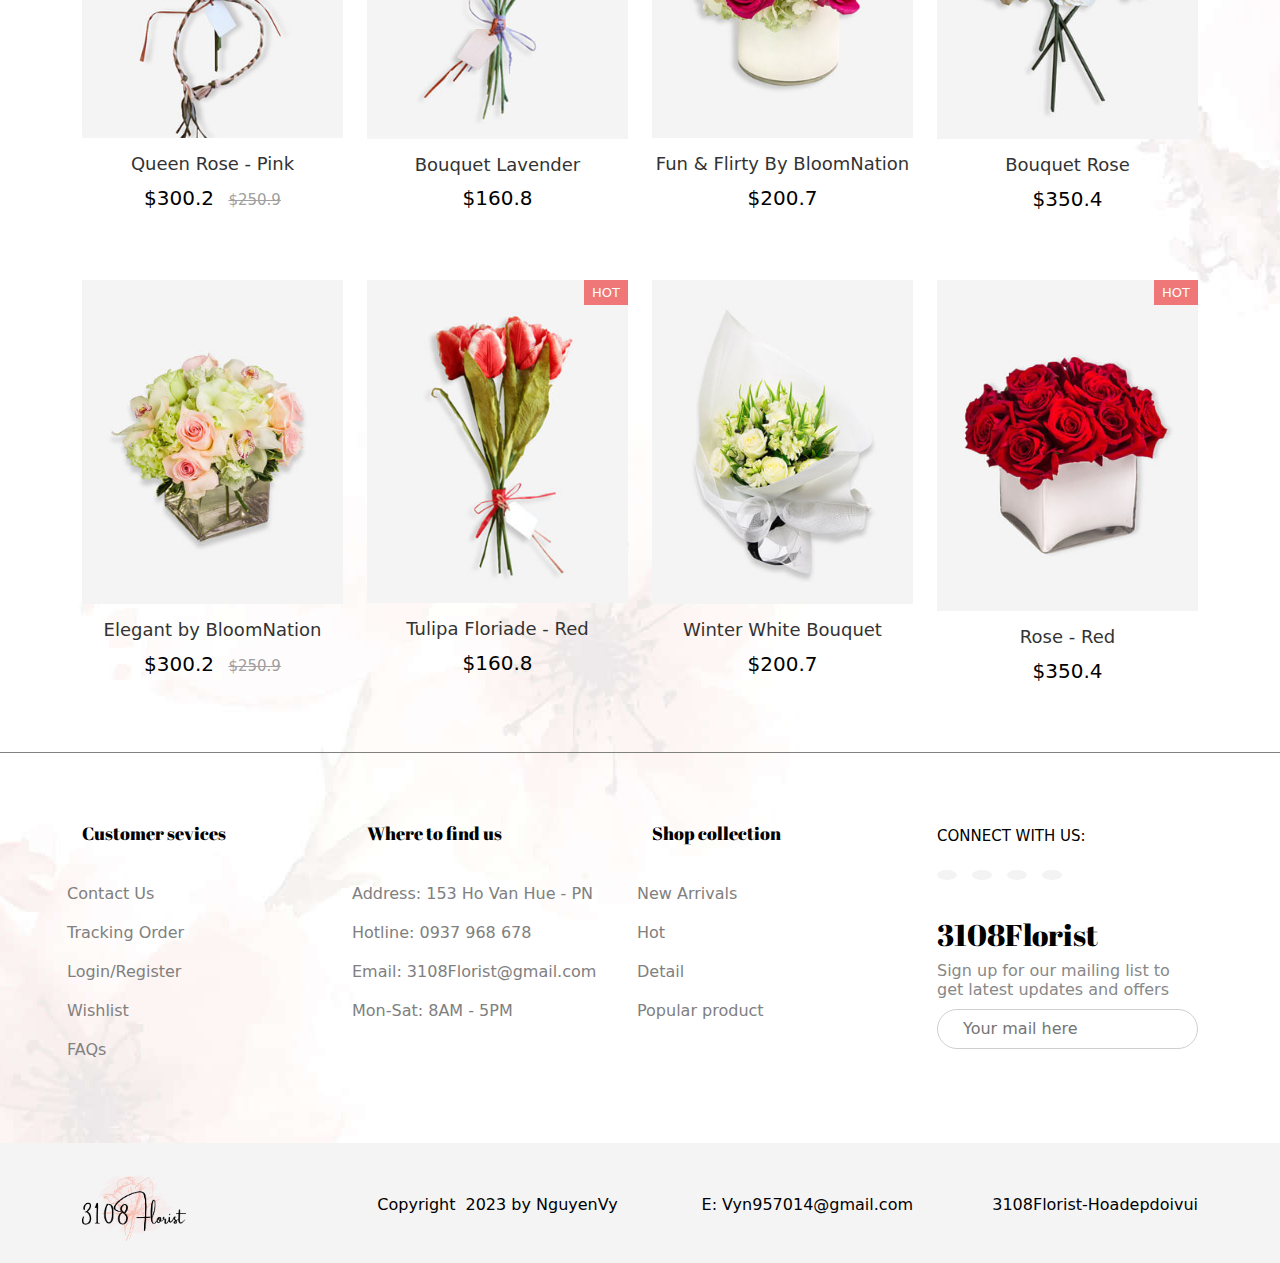
<file: product.html>
<!DOCTYPE html>
<html lang="en">
    <head>
        <meta charset="UTF-8" />
        <meta http-equiv="X-UA-Compatible" content="IE=edge" />
        <meta name="viewport" content="width=device-width, initial-scale=1.0" />
        <title>Product</title>

        <link href="https://fonts.googleapis.com/css2?family=Abril+Fatface&display=swap" rel="stylesheet" />
        <!-- Font awesome -->
        <link
            rel="stylesheet"
            href="https://cdnjs.cloudflare.com/ajax/libs/font-awesome/6.3.0/css/all.min.css"
            integrity="sha512-SzlrxWUlpfuzQ+pcUCosxcglQRNAq/DZjVsC0lE40xsADsfeQoEypE+enwcOiGjk/bSuGGKHEyjSoQ1zVisanQ=="
            crossorigin="anonymous"
            referrerpolicy="no-referrer"
        />
        <!-- Css bootstrap -->
        <link href="https://cdn.jsdelivr.net/npm/bootstrap@5.2.3/dist/css/bootstrap.min.css" rel="stylesheet" />

        <!-- Global css -->
        <link rel="stylesheet" href="css/style-home.css" />

        <!-- local css -->
        <link rel="stylesheet" href="css/style-product.css" />
    </head>
    <body>
        <nav class="navbar navbar-expand-sm navbar-dark">
            <div class="container">
                <a class="navbar-brand" href="index.html"><img src="img/florist.png" alt="" /></a>
                <div class="collapse navbar-collapse" id="mynavbar">
                    <ul class="navbar-nav me-auto">
                        <li class="nav-item">
                            <a class="nav-link active" href="index.html">Home</a>
                        </li>
                        <li class="nav-item">
                            <a class="nav-link" href="shop.html">Shop +</a>
                        </li>
                        <li class="nav-item">
                            <a class="nav-link" href="about.html">About Us</a>
                        </li>
                        <li class="nav-item">
                            <a class="nav-link" href="blog.html">Blog</a>
                        </li>
                        <li class="nav-item">
                            <a class="nav-link" href="contact.html">Contact</a>
                        </li>
                    </ul>
                </div>
                <div class="navbar-icon">
                    <a class="icon-search" href="javascript:;"><i class="fa-solid fa-magnifying-glass"></i></a>
                    <a class="icon-accout" href="login.html"><i class="fa-regular fa-user"></i></a>
                    <a class="icon-lock" href="javascript:;"><i class="fa-solid fa-lock"></i><span>3</span></a>
                </div>
                <div class="icon-menu" data-bs-toggle="offcanvas" data-bs-target="#demo"><i class="fa-solid fa-bars"></i></div>
            </div>
        </nav>

        <div class="offcanvas offcanvas-end" id="demo">
            <div class="offcanvas-header">
                <h1 class="offcanvas-title">Menu</h1>
                <button type="button" class="btn-close" data-bs-dismiss="offcanvas"></button>
            </div>
            <div class="offcanvas-body">
                <ul>
                    <li><a href="index.html">Home</a></li>
                    <li><a href="shop.html">Shop+</a></li>
                    <li><a href="about.html">About Us</a></li>
                    <li><a href="blog.html">Blog</a></li>
                    <li><a href="contact.html">Contact</a></li>
                </ul>
                <div class="offcanvas-text">
                    <h1 class="offcanvas-title">Information</h1>
                    <ul>
                        <li><a href="">Address: 153 Ho Van Hue - PN</a></li>
                        <li><a href="">Hotline: 0937 968 678</a></li>
                        <li><a href="">Email: 3108Florist@gmail.com</a></li>
                        <li><a href="">Mon-Sat: 8AM - 5PM</a></li>
                    </ul>
                </div>
            </div>
        </div>

        <div class="glasses">
            <i class="fa-solid fa-x"></i>
            <h1>WHAT ARE <br />YOUR LOOKING <br />FOR?</h1>
            <div class="search">
                <input type="text" placeholder="Enter Search ..." />
                <button>SEARCH</button>
            </div>
        </div>

        <div class="form">
            <div class="thumb">
                <img src="img/wedding/collec-2.jpeg" alt="" />
                <div class="text">
                    <h1>Pink roses</h1>
                    <h6>xl <span>$207.2</span></h6>
                </div>
            </div>
            <div class="thumb">
                <img src="img/wedding/holiday-1.jpeg" alt="" />
                <div class="text">
                    <h1>Eleganr by BloomNation</h1>
                    <h6>xl <span>$207.2</span></h6>
                </div>
            </div>
            <div class="thumb">
                <img src="img/wedding/collec-3.jpeg" alt="" />
                <div class="text">
                    <h1>Queen Rose - Yellow</h1>
                    <h6>xl <span>$207.2</span></h6>
                </div>
            </div>
            <div class="total">
                <h3>Total: <span>$621.6</span></h3>
            </div>
            <div class="button">
                <a href="cart.html"><button>CHECK VIEW</button></a>
            </div>
        </div>

        <div class="link">
            <div class="container">
                <div class="menu-breadcrumb">
                    <ul class="breadcrumb">
                        <li><a href="index.html">Home</a></li>
                        <li><a href="#">Queen Rose - Pink</a></li>
                    </ul>
                </div>
            </div>
        </div>

        <div class="product-detail">
            <div class="container">
                <div class="row">
                    <div class="col-lg-5">
                        <div class="thumbBig"><img src="img/wedding/wedding-1.jpeg" alt="" /></div>
                    </div>
                    <div class="col-lg-7">
                        <div class="text">
                            <h1>Queen Rose - Pink</h1>
                            <p>
                                It is a long established fact that a reader will be distracted by the readable <br />content of a page when looking at
                                its layout.
                            </p>
                        </div>
                        <div class="icon">
                            <i class="fa-solid fa-star"></i>
                            <i class="fa-solid fa-star"></i>
                            <i class="fa-solid fa-star"></i>
                            <i class="fa-solid fa-star"></i>
                            <i class="fa-solid fa-star"></i>
                            <p>10 Rating(s) | Add Your Rating</p>
                        </div>
                        <div class="money">
                            <h3>$250.9 <span>$300.02</span></h3>
                        </div>
                        <div class="color">
                            <span class="lb-color">Color <span class="sta-red">*</span></span>
                        </div>
                        <div class="color-board">
                            <div class="color-1" data-img="img/wedding/wedding-1.jpeg"></div>
                            <div class="color-2" data-img="img/wedding/collec-3.jpeg"></div>
                            <div class="color-3" data-img="img/wedding/wedding-4.jpeg"></div>
                            <div class="color-4" data-img="img/wedding/wedding-2.jpeg"></div>
                        </div>
                        <a href="cart.html"><button>ADD TO CARD</button></a>
                    </div>
                </div>
            </div>
        </div>

        <div class="write">
            <div class="container">
                <ul class="nav nav-tabs justify-content-center">
                    <li class="nav-item">
                        <a class="nav-link active" data-bs-toggle="tab" href="#home">Decription</a>
                    </li>
                    <li class="nav-item">
                        <a class="nav-link" data-bs-toggle="tab" href="#menu1">Product Tags</a>
                    </li>
                    <li class="nav-item">
                        <a class="nav-link" data-bs-toggle="tab" href="#menu2">Write Your Own Review</a>
                    </li>
                    <li class="nav-item">
                        <a class="nav-link" data-bs-toggle="tab" href="#menu3">Additional Information</a>
                    </li>
                </ul>

                <!-- Tab panes -->
                <div class="tab-content">
                    <div class="tab-pane container active" id="home">
                        <div class="row">
                            <div class="col-lg-12">
                                <p>
                                    Lorem Ipsum is simply dummy text of the printing and typesetting industry. Lorem Ipsum has been the industry's
                                    standard dummy text ever since the 1500s, when an unknown printer took a galley of type and scrambled it to make a
                                    type specimen book. It has survived not only five centuries, but also the leap into electronic typesetting,
                                    remaining essentially unchanged. It was popularised in the 1960s with the release of Letraset sheets containing
                                    Lorem Ipsum passages.
                                </p>
                            </div>
                            <div class="col-lg-12">
                                <p>
                                    Fusce aliquet, ante cursus gravida sagittis, justo erat rhoncus sapien, eget condimentum ligula magna sed est.
                                    Suspendisse molestie ligula tortor. Suspendisse vitae orci ac purus eleifend malesuada at vel tellus. Sed ac
                                    semper magna. Mauris consequat blandit risus. Cras dictum eros libero, a scelerisque quam laoreet non. Interdum et
                                    malesuada fames ac ante ipsum primis in faucibus. Nullam pharetra euismod felis, a eleifend magna.
                                </p>
                            </div>
                        </div>
                    </div>

                    <div class="tab-pane container fade" id="menu1">
                        <div class="row">
                            <div class="col-lg-12">
                                <p>
                                    Lorem Ipsum is simply dummy text of the printing and typesetting industry. Lorem Ipsum has been the industry's
                                    standard dummy text ever since the 1500s, when an unknown printer took a galley of type and scrambled it to make a
                                    type specimen book. It has survived not only five centuries, but also the leap into electronic typesetting,
                                    remaining essentially unchanged. It was popularised in the 1960s with the release of Letraset sheets containing
                                    Lorem Ipsum passages.
                                </p>
                            </div>
                            <div class="col-lg-12">
                                <p>
                                    Fusce aliquet, ante cursus gravida sagittis, justo erat rhoncus sapien, eget condimentum ligula magna sed est.
                                    Suspendisse molestie ligula tortor. Suspendisse vitae orci ac purus eleifend malesuada at vel tellus. Sed ac
                                    semper magna. Mauris consequat blandit risus. Cras dictum eros libero, a scelerisque quam laoreet non. Interdum et
                                    malesuada fames ac ante ipsum primis in faucibus. Nullam pharetra euismod felis, a eleifend magna.
                                </p>
                            </div>
                        </div>
                    </div>

                    <div class="tab-pane container fade" id="menu2">
                        <div class="row">
                            <div class="col-lg-12">
                                <p>
                                    Lorem Ipsum is simply dummy text of the printing and typesetting industry. Lorem Ipsum has been the industry's
                                    standard dummy text ever since the 1500s, when an unknown printer took a galley of type and scrambled it to make a
                                    type specimen book. It has survived not only five centuries, but also the leap into electronic typesetting,
                                    remaining essentially unchanged. It was popularised in the 1960s with the release of Letraset sheets containing
                                    Lorem Ipsum passages.
                                </p>
                            </div>
                            <div class="col-lg-12">
                                <p>
                                    Fusce aliquet, ante cursus gravida sagittis, justo erat rhoncus sapien, eget condimentum ligula magna sed est.
                                    Suspendisse molestie ligula tortor. Suspendisse vitae orci ac purus eleifend malesuada at vel tellus. Sed ac
                                    semper magna. Mauris consequat blandit risus. Cras dictum eros libero, a scelerisque quam laoreet non. Interdum et
                                    malesuada fames ac ante ipsum primis in faucibus. Nullam pharetra euismod felis, a eleifend magna.
                                </p>
                            </div>
                        </div>
                    </div>

                    <div class="tab-pane container fade" id="menu3">
                        <div class="row">
                            <div class="col-lg-12">
                                <p>
                                    Lorem Ipsum is simply dummy text of the printing and typesetting industry. Lorem Ipsum has been the industry's
                                    standard dummy text ever since the 1500s, when an unknown printer took a galley of type and scrambled it to make a
                                    type specimen book. It has survived not only five centuries, but also the leap into electronic typesetting,
                                    remaining essentially unchanged. It was popularised in the 1960s with the release of Letraset sheets containing
                                    Lorem Ipsum passages.
                                </p>
                            </div>
                            <div class="col-lg-12">
                                <p>
                                    Fusce aliquet, ante cursus gravida sagittis, justo erat rhoncus sapien, eget condimentum ligula magna sed est.
                                    Suspendisse molestie ligula tortor. Suspendisse vitae orci ac purus eleifend malesuada at vel tellus. Sed ac
                                    semper magna. Mauris consequat blandit risus. Cras dictum eros libero, a scelerisque quam laoreet non. Interdum et
                                    malesuada fames ac ante ipsum primis in faucibus. Nullam pharetra euismod felis, a eleifend magna.
                                </p>
                            </div>
                        </div>
                    </div>
                </div>
            </div>
        </div>

        <div class="related">
            <div class="container">
                <div class="text">
                    <h3>Related Products</h3>
                </div>
                <div class="row">
                    <div class="col-6 col-sm-6 col-md-6 col-lg-3">
                        <div class="card">
                            <div class="thumb"><img src="img/wedding/wedding-1.jpeg" alt="" /></div>
                            <div class="content">
                                <a href="product.html"><h3>Queen Rose - Pink</h3></a>
                                <div class="icon">
                                    <i class="fa-solid fa-star"></i>
                                    <i class="fa-solid fa-star"></i>
                                    <i class="fa-solid fa-star"></i>
                                    <i class="fa-solid fa-star"></i>
                                    <i class="fa-solid fa-star"></i>
                                </div>
                                <div class="sale">SALE</div>
                                <p>$300.2 <span>$250.9</span></p>

                                <div class="social">
                                    <a href="javascript:;" data-bs-toggle="modal" data-bs-target="#myModal"><i class="fa-regular fa-eye"></i></a>
                                    <a href="cart.html"><i class="fa-solid fa-cart-shopping"></i></a>
                                    <a href="wishlist.html"><i class="fa-regular fa-heart"></i></a>
                                </div>
                            </div>
                        </div>
                    </div>
                    <div class="col-6 col-sm-6 col-md-6 col-lg-3">
                        <div class="card">
                            <div class="thumb"><img src="img/wedding/wedding-2.jpeg" alt="" /></div>
                            <div class="content">
                                <a href="product.html"><h3>Bouquet Lavender</h3></a>
                                <div class="icon">
                                    <i class="fa-solid fa-star"></i>
                                    <i class="fa-solid fa-star"></i>
                                    <i class="fa-solid fa-star"></i>
                                    <i class="fa-solid fa-star"></i>
                                    <i class="fa-regular fa-star"></i>
                                </div>
                                <p>$160.8</p>

                                <div class="social">
                                    <a href="javascript:;" data-bs-toggle="modal" data-bs-target="#myModal"><i class="fa-regular fa-eye"></i></a>
                                    <a href="cart.html"><i class="fa-solid fa-cart-shopping"></i></a>
                                    <a href="wishlist.html"><i class="fa-regular fa-heart"></i></a>
                                </div>
                            </div>
                        </div>
                    </div>
                    <div class="col-6 col-sm-6 col-md-6 col-lg-3">
                        <div class="card">
                            <div class="thumb"><img src="img/wedding/holiday-1.jpeg" alt="" /></div>
                            <div class="content">
                                <a href="product.html"><h3>Fun & Flirty By BloomNation</h3></a>
                                <div class="icon">
                                    <i class="fa-solid fa-star"></i>
                                    <i class="fa-solid fa-star"></i>
                                    <i class="fa-solid fa-star"></i>
                                    <i class="fa-regular fa-star"></i>
                                    <i class="fa-regular fa-star"></i>
                                </div>
                                <div class="sale">HOT</div>
                                <p>$200.7</p>

                                <div class="social">
                                    <a href="javascript:;" data-bs-toggle="modal" data-bs-target="#myModal"><i class="fa-regular fa-eye"></i></a>
                                    <a href="cart.html"><i class="fa-solid fa-cart-shopping"></i></a>
                                    <a href="wishlist.html"><i class="fa-regular fa-heart"></i></a>
                                </div>
                            </div>
                        </div>
                    </div>
                    <div class="col-6 col-sm-6 col-md-6 col-lg-3">
                        <div class="card">
                            <div class="thumb"><img src="img/wedding/wedding-4.jpeg" alt="" /></div>
                            <div class="content">
                                <a href="product.html"><h3>Bouquet Rose</h3></a>
                                <div class="icon">
                                    <i class="fa-solid fa-star"></i>
                                    <i class="fa-solid fa-star"></i>
                                    <i class="fa-solid fa-star"></i>
                                    <i class="fa-solid fa-star"></i>
                                    <i class="fa-regular fa-star"></i>
                                </div>
                                <p>$350.4</p>

                                <div class="social">
                                    <a href="javascript:;" data-bs-toggle="modal" data-bs-target="#myModal"><i class="fa-regular fa-eye"></i></a>
                                    <a href="cart.html"><i class="fa-solid fa-cart-shopping"></i></a>
                                    <a href="wishlist.html"><i class="fa-regular fa-heart"></i></a>
                                </div>
                            </div>
                        </div>
                    </div>
                    <div class="col-6 col-sm-6 col-md-6 col-lg-3">
                        <div class="card">
                            <div class="thumb"><img src="img/wedding/collec-2.jpeg" alt="" /></div>
                            <div class="content">
                                <a href="product.html"><h3>Elegant by BloomNation</h3></a>
                                <div class="icon">
                                    <i class="fa-solid fa-star"></i>
                                    <i class="fa-solid fa-star"></i>
                                    <i class="fa-solid fa-star"></i>
                                    <i class="fa-solid fa-star"></i>
                                    <i class="fa-solid fa-star"></i>
                                </div>
                                <p>$300.2 <span>$250.9</span></p>

                                <div class="social">
                                    <a href="javascript:;" data-bs-toggle="modal" data-bs-target="#myModal"><i class="fa-regular fa-eye"></i></a>
                                    <a href="cart.html"><i class="fa-solid fa-cart-shopping"></i></a>
                                    <a href="wishlist.html"><i class="fa-regular fa-heart"></i></a>
                                </div>
                            </div>
                        </div>
                    </div>
                    <div class="col-6 col-sm-6 col-md-6 col-lg-3">
                        <div class="card">
                            <div class="thumb"><img src="img/wedding/holiday-3.jpeg" alt="" /></div>
                            <div class="content">
                                <a href="product.html"><h3>Tulipa Floriade - Red</h3></a>
                                <div class="icon">
                                    <i class="fa-solid fa-star"></i>
                                    <i class="fa-solid fa-star"></i>
                                    <i class="fa-solid fa-star"></i>
                                    <i class="fa-solid fa-star"></i>
                                    <i class="fa-regular fa-star"></i>
                                </div>
                                <div class="sale">HOT</div>
                                <p>$160.8</p>

                                <div class="social">
                                    <a href="javascript:;" data-bs-toggle="modal" data-bs-target="#myModal"><i class="fa-regular fa-eye"></i></a>
                                    <a href="cart.html"><i class="fa-solid fa-cart-shopping"></i></a>
                                    <a href="wishlist.html"><i class="fa-regular fa-heart"></i></a>
                                </div>
                            </div>
                        </div>
                    </div>
                    <div class="col-6 col-sm-6 col-md-6 col-lg-3">
                        <div class="card">
                            <div class="thumb"><img src="img/wedding/holiday-2.jpeg" alt="" /></div>
                            <div class="content">
                                <a href="product.html"><h3>Winter White Bouquet</h3></a>
                                <div class="icon">
                                    <i class="fa-solid fa-star"></i>
                                    <i class="fa-solid fa-star"></i>
                                    <i class="fa-solid fa-star"></i>
                                    <i class="fa-regular fa-star"></i>
                                    <i class="fa-regular fa-star"></i>
                                </div>
                                <p>$200.7</p>

                                <div class="social">
                                    <a href="javascript:;" data-bs-toggle="modal" data-bs-target="#myModal"><i class="fa-regular fa-eye"></i></a>
                                    <a href="cart.html"><i class="fa-solid fa-cart-shopping"></i></a>
                                    <a href="wishlist.html"><i class="fa-regular fa-heart"></i></a>
                                </div>
                            </div>
                        </div>
                    </div>
                    <div class="col-6 col-sm-6 col-md-6 col-lg-3">
                        <div class="card">
                            <div class="thumb"><img src="img/wedding/cate-1.jpeg" alt="" /></div>
                            <div class="content">
                                <a href="product.html"><h3>Rose - Red</h3></a>
                                <div class="icon">
                                    <i class="fa-solid fa-star"></i>
                                    <i class="fa-solid fa-star"></i>
                                    <i class="fa-solid fa-star"></i>
                                    <i class="fa-solid fa-star"></i>
                                    <i class="fa-regular fa-star"></i>
                                </div>
                                <div class="sale">HOT</div>
                                <p>$350.4</p>

                                <div class="social">
                                    <a href="javascript:;" data-bs-toggle="modal" data-bs-target="#myModal"><i class="fa-regular fa-eye"></i></a>
                                    <a href="cart.html"><i class="fa-solid fa-cart-shopping"></i></a>
                                    <a href="wishlist.html"><i class="fa-regular fa-heart"></i></a>
                                </div>
                            </div>
                        </div>
                    </div>
                </div>
            </div>
        </div>

        <!-- The Modal -->
        <div class="modal" id="myModal">
            <div class="modal-dialog">
                <div class="modal-content">
                    <!-- Modal Header -->
                    <div class="modal-header">
                        <h4 class="modal-title">QUICK VIEW</h4>
                        <button type="button" class="btn-close" data-bs-dismiss="modal"></button>
                    </div>

                    <!-- Modal body -->
                    <div class="modal-body">
                        <div class="row">
                            <div class="col-lg-6">
                                <div class="thumbBig"><img src="img/wedding/wedding-1.jpeg" alt="" /></div>
                            </div>
                            <div class="col-lg-6">
                                <div class="text">
                                    <h2>Queen Rose - Pink</h2>
                                    <p>
                                        It is a long established fact that a reader will be distracted by the readable content of a page when looking
                                        at its layout.
                                    </p>
                                </div>
                                <div class="icon">
                                    <i class="fa-solid fa-star"></i>
                                    <i class="fa-solid fa-star"></i>
                                    <i class="fa-solid fa-star"></i>
                                    <i class="fa-solid fa-star"></i>
                                    <i class="fa-solid fa-star"></i>
                                    <p>10 Rating(s) | Add Your Rating</p>
                                </div>
                                <div class="money">
                                    <h3>$250.9 <span>$300.02</span></h3>
                                </div>
                                <div class="color">
                                    <span class="lb-color">Color <span class="sta-red">*</span></span>
                                </div>
                                <div class="color-board">
                                    <div class="color-1" data-img="img/wedding/wedding-1.jpeg"></div>
                                    <div class="color-2" data-img="img/wedding/collec-3.jpeg"></div>
                                    <div class="color-3" data-img="img/wedding/wedding-4.jpeg"></div>
                                    <div class="color-4" data-img="img/wedding/wedding-2.jpeg"></div>
                                </div>
                            </div>
                        </div>
                    </div>

                    <!-- Modal footer -->
                    <div class="modal-footer">
                        <a href="cart.html"><button type="button" class="btn btn-danger" data-bs-dismiss="modal">ADD TO CARD</button></a>
                    </div>
                </div>
            </div>
        </div>

        <div class="info-footer">
            <div class="container">
                <div class="row">
                    <div class="col-12 col-sm-6 col-md-6 col-lg-3">
                        <h3>Customer sevices</h3>
                        <ul>
                            <li><i class="fas fa-long-arrow-alt-right"></i><a href="contact.html">Contact Us</a></li>
                            <li><i class="fas fa-long-arrow-alt-right"></i><a href="tracking.html">Tracking Order</a></li>
                            <li><i class="fas fa-long-arrow-alt-right"></i><a href="login.html">Login/Register</a></li>
                            <li><i class="fas fa-long-arrow-alt-right"></i><a href="wishlist.html">Wishlist</a></li>
                            <li><i class="fas fa-long-arrow-alt-right"></i><a href="#">FAQs</a></li>
                        </ul>
                    </div>
                    <div class="col-12 col-sm-6 col-md-6 col-lg-3">
                        <h3>Where to find us</h3>
                        <ul>
                            <li><i class="fas fa-long-arrow-alt-right"></i><a href="#">Address: 153 Ho Van Hue - PN</a></li>
                            <li><i class="fas fa-long-arrow-alt-right"></i><a href="#">Hotline: 0937 968 678</a></li>
                            <li><i class="fas fa-long-arrow-alt-right"></i><a href="#">Email: 3108Florist@gmail.com</a></li>
                            <li><i class="fas fa-long-arrow-alt-right"></i><a href="#">Mon-Sat: 8AM - 5PM</a></li>
                        </ul>
                    </div>
                    <div class="col-12 col-sm-6 col-md-6 col-lg-3">
                        <h3>Shop collection</h3>
                        <ul>
                            <li><i class="fas fa-long-arrow-alt-right"></i><a href="index.html">New Arrivals</a></li>
                            <li><i class="fas fa-long-arrow-alt-right"></i><a href="shop.html">Hot</a></li>
                            <li><i class="fas fa-long-arrow-alt-right"></i><a href="product.html">Detail</a></li>
                            <li><i class="fas fa-long-arrow-alt-right"></i><a href="index.html">Popular product</a></li>
                        </ul>
                    </div>
                    <div class="col-12 col-sm-6 col-md-6 col-lg-3 social">
                        <p>CONNECT WITH US:</p>
                        <a href=""><i class="fa-brands fa-instagram"></i></a>
                        <a href=""><i class="fa-brands fa-square-facebook"></i></a>
                        <a href=""><i class="fa-brands fa-twitter"></i></a>
                        <a href=""><i class="fa-brands fa-skype"></i></a>
                        <h1>3108Florist</h1>
                        <h2>Sign up for our mailing list to get latest updates and offers</h2>
                        <form class="form-group" action="mail" method="post">
                            <input type="text" name="input-mail" placeholder="Your mail here" class="input-lg" />
                        </form>
                    </div>
                </div>
            </div>
        </div>

        <div class="footer">
            <div class="container">
                <div class="row">
                    <div class="col-12 col-sm-6 col-md-6 col-lg-3">
                        <img src="img/florist.png" alt="" />
                    </div>
                    <div class="col-12 col-sm-6 col-md-6 col-lg-3 copy">
                        <span>Copyright</span><i class="far fa-copyright"></i><span class="engo">2023 by NguyenVy</span>
                    </div>
                    <div class="col-12 col-sm-6 col-md-6 col-lg-3 gmail-footer">
                        <span>E: Vyn957014@gmail.com</span>
                    </div>
                    <div class="col-12 col-sm-6 col-md-6 col-lg-3 gmail-footer">
                        <span>3108Florist-Hoadepdoivui</span>
                    </div>
                </div>
            </div>
        </div>

        <!-- jquery -->
        <script src="https://ajax.googleapis.com/ajax/libs/jquery/3.6.3/jquery.min.js"></script>
        <!-- js bootstrap -->
        <script src="https://cdn.jsdelivr.net/npm/bootstrap@5.2.3/dist/js/bootstrap.bundle.min.js"></script>

        <script src="js/style.js"></script>

        <script>
            $(function () {
                $(".icon-search").click(function () {
                    $(".glasses").addClass("active");
                });
                $(".glasses i").click(function () {
                    $(".glasses").removeClass("active");
                });
                $(".icon-lock").click(function () {
                    $(".form").fadeToggle("active");
                });
                $(".icon-accout").click(function () {
                    $(".accout").fadeToggle("active");
                });

                $(".color-board div").click(function () {
                    $img = $(this).attr("data-img");
                    $(".thumbBig img").attr("src", $img);
                });
            });
        </script>
    </body>
</html>
</file>
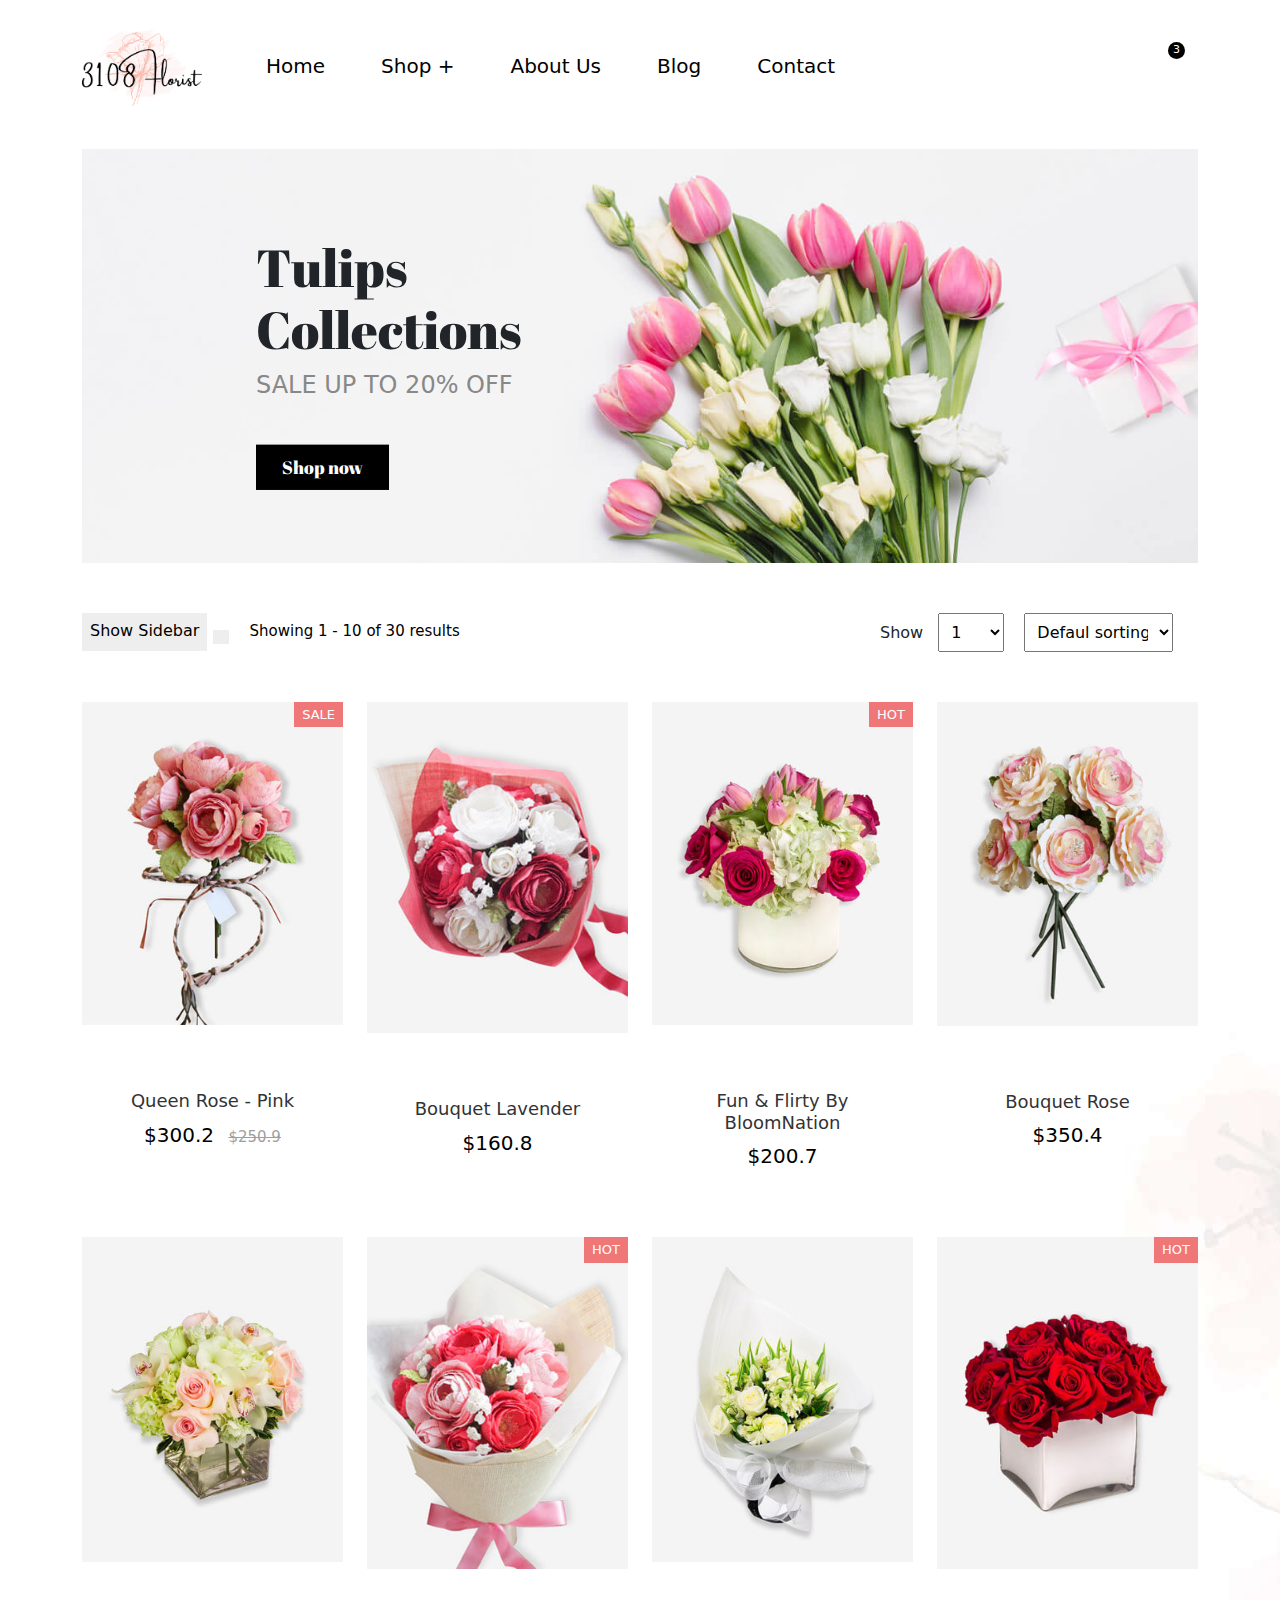
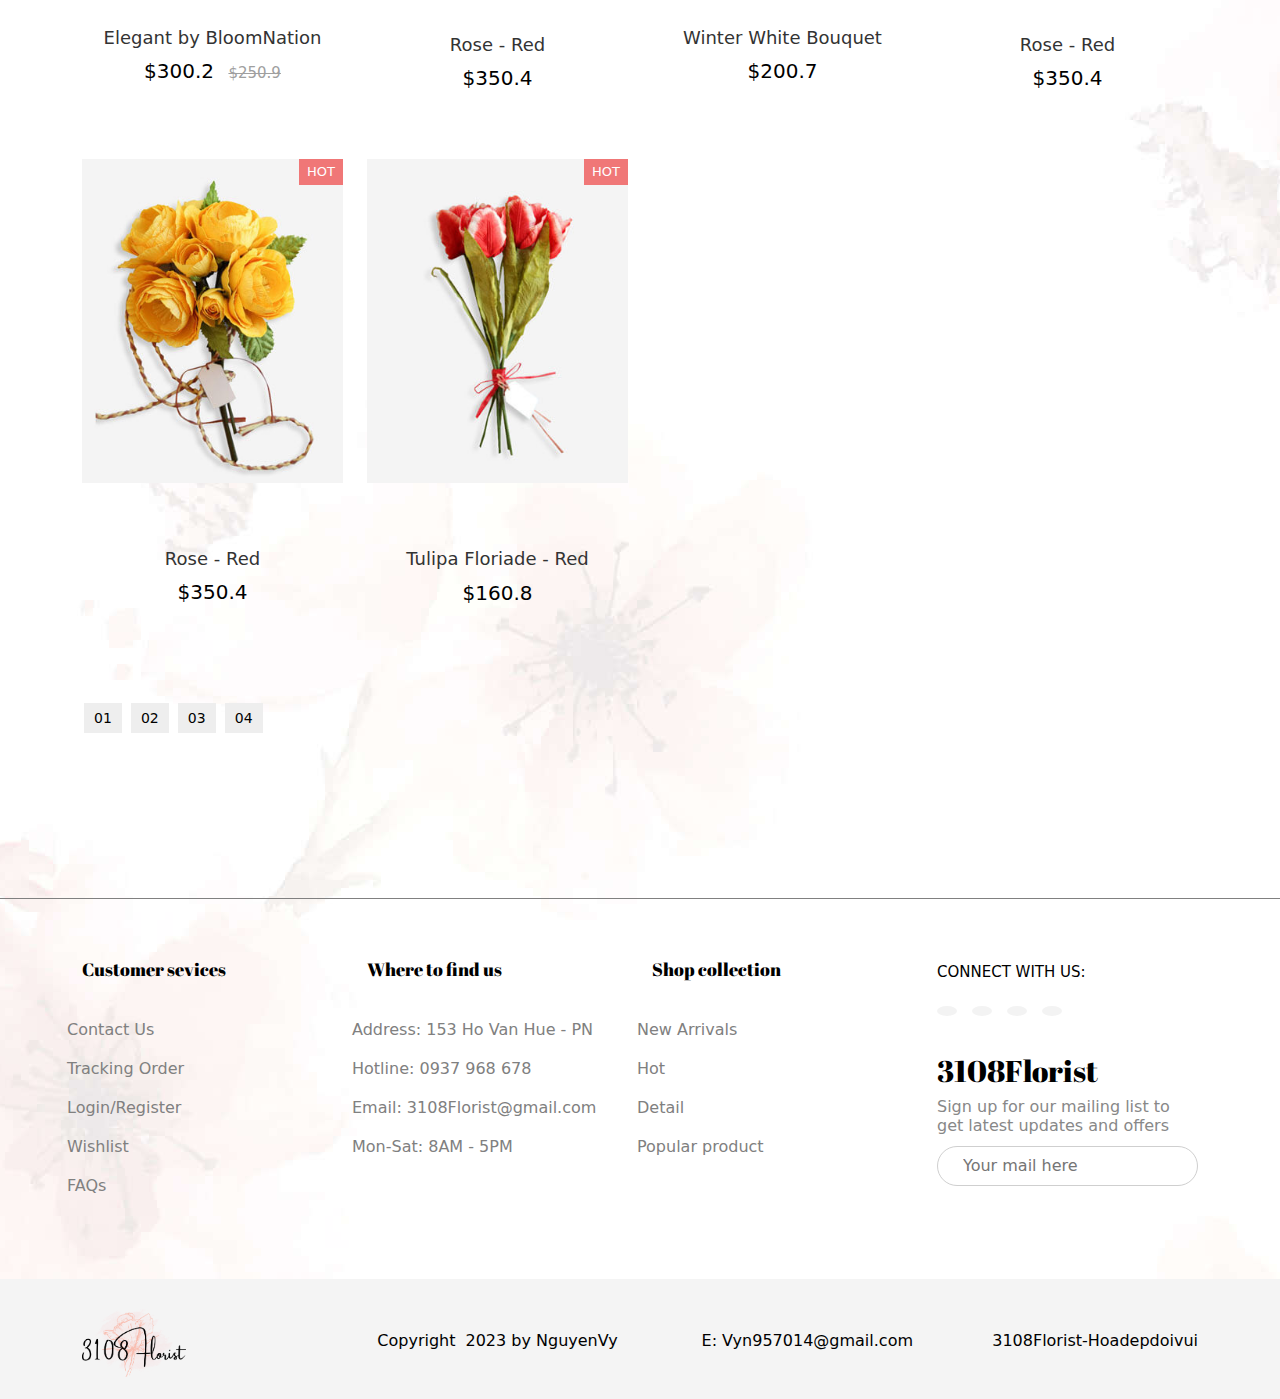
<file: shop.html>
<!DOCTYPE html>
<html lang="en">
    <head>
        <meta charset="UTF-8" />
        <meta http-equiv="X-UA-Compatible" content="IE=edge" />
        <meta name="viewport" content="width=device-width, initial-scale=1.0" />
        <title>Shop</title>

        <link href="https://fonts.googleapis.com/css2?family=Abril+Fatface&display=swap" rel="stylesheet" />
        <!-- Font awesome -->
        <link
            rel="stylesheet"
            href="https://cdnjs.cloudflare.com/ajax/libs/font-awesome/6.3.0/css/all.min.css"
            integrity="sha512-SzlrxWUlpfuzQ+pcUCosxcglQRNAq/DZjVsC0lE40xsADsfeQoEypE+enwcOiGjk/bSuGGKHEyjSoQ1zVisanQ=="
            crossorigin="anonymous"
            referrerpolicy="no-referrer"
        />
        <!-- Css bootstrap -->
        <link href="https://cdn.jsdelivr.net/npm/bootstrap@5.2.3/dist/css/bootstrap.min.css" rel="stylesheet" />

        <!-- Global css -->
        <link rel="stylesheet" href="css/style-home.css" />

        <!-- local css -->
        <link rel="stylesheet" href="css/style-shop.css" />
    </head>
    <body>
        <nav class="navbar navbar-expand-sm navbar-dark">
            <div class="container">
                <a class="navbar-brand" href="index.html"><img src="img/florist.png" alt="" /></a>
                <div class="collapse navbar-collapse" id="mynavbar">
                    <ul class="navbar-nav me-auto">
                        <li class="nav-item">
                            <a class="nav-link active" href="index.html">Home</a>
                        </li>
                        <li class="nav-item">
                            <a class="nav-link" href="shop.html">Shop +</a>
                        </li>
                        <li class="nav-item">
                            <a class="nav-link" href="about.html">About Us</a>
                        </li>
                        <li class="nav-item">
                            <a class="nav-link" href="blog.html">Blog</a>
                        </li>
                        <li class="nav-item">
                            <a class="nav-link" href="contact.html">Contact</a>
                        </li>
                    </ul>
                </div>
                <div class="navbar-icon">
                    <a class="icon-search" href="javascript:;"><i class="fa-solid fa-magnifying-glass"></i></a>
                    <a class="icon-accout" href="login.html"><i class="fa-regular fa-user"></i></a>
                    <a class="icon-lock" href="javascript:;"><i class="fa-solid fa-lock"></i><span>3</span></a>
                </div>
                <div class="icon-menu" data-bs-toggle="offcanvas" data-bs-target="#demo"><i class="fa-solid fa-bars"></i></div>
            </div>
        </nav>

        <div class="offcanvas offcanvas-end" id="demo">
            <div class="offcanvas-header">
                <h1 class="offcanvas-title">Menu</h1>
                <button type="button" class="btn-close" data-bs-dismiss="offcanvas"></button>
            </div>
            <div class="offcanvas-body">
                <ul>
                    <li><a href="index.html">Home</a></li>
                    <li><a href="shop.html">Shop+</a></li>
                    <li><a href="about.html">About Us</a></li>
                    <li><a href="blog.html">Blog</a></li>
                    <li><a href="contact.html">Contact</a></li>
                </ul>
                <div class="offcanvas-text">
                    <h1 class="offcanvas-title">Information</h1>
                    <ul>
                        <li><a href="">Address: 153 Ho Van Hue - PN</a></li>
                        <li><a href="">Hotline: 0937 968 678</a></li>
                        <li><a href="">Email: 3108Florist@gmail.com</a></li>
                        <li><a href="">Mon-Sat: 8AM - 5PM</a></li>
                    </ul>
                </div>
            </div>
        </div>

        <div class="glasses">
            <i class="fa-solid fa-x"></i>
            <h1>WHAT ARE <br />YOUR LOOKING <br />FOR?</h1>
            <div class="search">
                <input type="text" placeholder="Enter Search ..." />
                <button>SEARCH</button>
            </div>
        </div>

        <div class="form">
            <div class="thumb">
                <img src="img/wedding/collec-2.jpeg" alt="" />
                <div class="text">
                    <h1>Pink roses</h1>
                    <h6>xl <span>$207.2</span></h6>
                </div>
            </div>
            <div class="thumb">
                <img src="img/wedding/holiday-1.jpeg" alt="" />
                <div class="text">
                    <h1>Eleganr by BloomNation</h1>
                    <h6>xl <span>$207.2</span></h6>
                </div>
            </div>
            <div class="thumb">
                <img src="img/wedding/collec-3.jpeg" alt="" />
                <div class="text">
                    <h1>Queen Rose - Yellow</h1>
                    <h6>xl <span>$207.2</span></h6>
                </div>
            </div>
            <div class="total">
                <h3>Total: <span>$621.6</span></h3>
            </div>
            <div class="button">
                <a href="cart.html"><button>CHECK VIEW</button></a>
            </div>
        </div>

        <div class="banner">
            <div class="container">
                <div class="banner-blog">
                    <img src="img/blog/banner-shop.jpeg" alt="" />
                    <div class="text">
                        <h2 class="display-1">
                            Tulips <br />
                            Collections
                        </h2>
                        <h4>SALE UP TO 20% OFF</h4>
                        <a href="shop.html"><button>Shop now</button></a>
                    </div>
                </div>
            </div>
        </div>

        <div class="content">
            <div class="container">
                <div class="row">
                    <div class="col-12 col-sm-5 col-md-7 col-lg-8 show-side">
                        <button class="show">Show Sidebar</button>
                        <button class="grid"><i class="fa-solid fa-table-cells"></i></button>
                        <span class="showing">Showing 1 - 10 of 30 results</span>
                    </div>
                    <div class="col-12 col-sm-7 col-md-5 col-lg-4 show-select">
                        <span class="showing">Show</span>
                        <select class="select-show">
                            <option>1</option>
                        </select>
                        <select class="select-defaul">
                            <option>Defaul sorting</option>
                        </select>
                    </div>
                </div>
            </div>
        </div>

        <div class="flower">
            <div class="container">
                <div class="row">
                    <div class="col-12 col-sm-6 col-md-6 col-lg-3">
                        <div class="card">
                            <div class="thumb"><img src="img/wedding/wedding-1.jpeg" alt="" /></div>
                            <div class="content">
                                <a href="product.html"><h3>Queen Rose - Pink</h3></a>
                                <div class="icon">
                                    <i class="fa-solid fa-star"></i>
                                    <i class="fa-solid fa-star"></i>
                                    <i class="fa-solid fa-star"></i>
                                    <i class="fa-solid fa-star"></i>
                                    <i class="fa-solid fa-star"></i>
                                </div>
                                <div class="sale">SALE</div>
                                <p>$300.2 <span>$250.9</span></p>

                                <div class="social">
                                    <a href="javascript:;" data-bs-toggle="modal" data-bs-target="#myModal"><i class="fa-regular fa-eye"></i></a>
                                    <a href="cart.html"><i class="fa-solid fa-cart-shopping"></i></a>
                                    <a href="wishlist.html"><i class="fa-regular fa-heart"></i></a>
                                </div>
                            </div>
                        </div>
                    </div>
                    <div class="col-12 col-sm-6 col-md-6 col-lg-3">
                        <div class="card">
                            <div class="thumb"><img src="img/wedding/laven.jpeg" alt="" /></div>
                            <div class="content">
                                <a href="product.html"><h3>Bouquet Lavender</h3></a>
                                <div class="icon">
                                    <i class="fa-solid fa-star"></i>
                                    <i class="fa-solid fa-star"></i>
                                    <i class="fa-solid fa-star"></i>
                                    <i class="fa-solid fa-star"></i>
                                    <i class="fa-regular fa-star"></i>
                                </div>
                                <p>$160.8</p>

                                <div class="social">
                                    <a href="javascript:;" data-bs-toggle="modal" data-bs-target="#myModal"><i class="fa-regular fa-eye"></i></a>
                                    <a href="cart.html"><i class="fa-solid fa-cart-shopping"></i></a>
                                    <a href="wishlist.html"><i class="fa-regular fa-heart"></i></a>
                                </div>
                            </div>
                        </div>
                    </div>
                    <div class="col-12 col-sm-6 col-md-6 col-lg-3">
                        <div class="card">
                            <div class="thumb"><img src="img/wedding/holiday-1.jpeg" alt="" /></div>
                            <div class="content">
                                <a href="product.html"><h3>Fun & Flirty By BloomNation</h3></a>
                                <div class="icon">
                                    <i class="fa-solid fa-star"></i>
                                    <i class="fa-solid fa-star"></i>
                                    <i class="fa-solid fa-star"></i>
                                    <i class="fa-solid fa-star"></i>
                                    <i class="fa-regular fa-star"></i>
                                </div>
                                <div class="sale">HOT</div>
                                <p>$200.7</p>

                                <div class="social">
                                    <a href="javascript:;" data-bs-toggle="modal" data-bs-target="#myModal"><i class="fa-regular fa-eye"></i></a>
                                    <a href="cart.html"><i class="fa-solid fa-cart-shopping"></i></a>
                                    <a href="wishlist.html"><i class="fa-regular fa-heart"></i></a>
                                </div>
                            </div>
                        </div>
                    </div>
                    <div class="col-12 col-sm-6 col-md-6 col-lg-3">
                        <div class="card">
                            <div class="thumb"><img src="img/wedding/wedding-4.jpeg" alt="" /></div>
                            <div class="content">
                                <a href="product.html"><h3>Bouquet Rose</h3></a>
                                <div class="icon">
                                    <i class="fa-solid fa-star"></i>
                                    <i class="fa-solid fa-star"></i>
                                    <i class="fa-solid fa-star"></i>
                                    <i class="fa-solid fa-star"></i>
                                    <i class="fa-regular fa-star"></i>
                                </div>
                                <p>$350.4</p>

                                <div class="social">
                                    <a href="javascript:;" data-bs-toggle="modal" data-bs-target="#myModal"><i class="fa-regular fa-eye"></i></a>
                                    <a href="cart.html"><i class="fa-solid fa-cart-shopping"></i></a>
                                    <a href="wishlist.html"><i class="fa-regular fa-heart"></i></a>
                                </div>
                            </div>
                        </div>
                    </div>
                    <div class="col-12 col-sm-6 col-md-6 col-lg-3">
                        <div class="card">
                            <div class="thumb"><img src="img/wedding/collec-2.jpeg" alt="" /></div>
                            <div class="content">
                                <a href="product.html"><h3>Elegant by BloomNation</h3></a>
                                <div class="icon">
                                    <i class="fa-solid fa-star"></i>
                                    <i class="fa-solid fa-star"></i>
                                    <i class="fa-solid fa-star"></i>
                                    <i class="fa-solid fa-star"></i>
                                    <i class="fa-solid fa-star"></i>
                                </div>
                                <p>$300.2 <span>$250.9</span></p>

                                <div class="social">
                                    <a href="javascript:;" data-bs-toggle="modal" data-bs-target="#myModal"><i class="fa-regular fa-eye"></i></a>
                                    <a href="cart.html"><i class="fa-solid fa-cart-shopping"></i></a>
                                    <a href="wishlist.html"><i class="fa-regular fa-heart"></i></a>
                                </div>
                            </div>
                        </div>
                    </div>
                    <div class="col-12 col-sm-6 col-md-6 col-lg-3">
                        <div class="card">
                            <div class="thumb"><img src="img/wedding/queen.jpeg" alt="" /></div>
                            <div class="content">
                                <a href="product.html"><h3>Rose - Red</h3></a>
                                <div class="icon">
                                    <i class="fa-solid fa-star"></i>
                                    <i class="fa-solid fa-star"></i>
                                    <i class="fa-solid fa-star"></i>
                                    <i class="fa-solid fa-star"></i>
                                    <i class="fa-solid fa-star"></i>
                                </div>
                                <div class="sale">HOT</div>
                                <p>$350.4</p>

                                <div class="social">
                                    <a href="javascript:;" data-bs-toggle="modal" data-bs-target="#myModal"><i class="fa-regular fa-eye"></i></a>
                                    <a href="cart.html"><i class="fa-solid fa-cart-shopping"></i></a>
                                    <a href="wishlist.html"><i class="fa-regular fa-heart"></i></a>
                                </div>
                            </div>
                        </div>
                    </div>
                    <div class="col-12 col-sm-6 col-md-6 col-lg-3">
                        <div class="card">
                            <div class="thumb"><img src="img/wedding/holiday-2.jpeg" alt="" /></div>
                            <div class="content">
                                <a href="product.html"><h3>Winter White Bouquet</h3></a>
                                <div class="icon">
                                    <i class="fa-solid fa-star"></i>
                                    <i class="fa-solid fa-star"></i>
                                    <i class="fa-solid fa-star"></i>
                                    <i class="fa-solid fa-star"></i>
                                    <i class="fa-regular fa-star"></i>
                                </div>
                                <p>$200.7</p>

                                <div class="social">
                                    <a href="javascript:;" data-bs-toggle="modal" data-bs-target="#myModal"><i class="fa-regular fa-eye"></i></a>
                                    <a href="cart.html"><i class="fa-solid fa-cart-shopping"></i></a>
                                    <a href="wishlist.html"><i class="fa-regular fa-heart"></i></a>
                                </div>
                            </div>
                        </div>
                    </div>
                    <div class="col-12 col-sm-6 col-md-6 col-lg-3">
                        <div class="card">
                            <div class="thumb"><img src="img/wedding/cate-1.jpeg" alt="" /></div>
                            <div class="content">
                                <a href="product.html"><h3>Rose - Red</h3></a>
                                <div class="icon">
                                    <i class="fa-solid fa-star"></i>
                                    <i class="fa-solid fa-star"></i>
                                    <i class="fa-solid fa-star"></i>
                                    <i class="fa-solid fa-star"></i>
                                    <i class="fa-regular fa-star"></i>
                                </div>
                                <div class="sale">HOT</div>
                                <p>$350.4</p>

                                <div class="social">
                                    <a href="javascript:;" data-bs-toggle="modal" data-bs-target="#myModal"><i class="fa-regular fa-eye"></i></a>
                                    <a href="cart.html"><i class="fa-solid fa-cart-shopping"></i></a>
                                    <a href="wishlist.html"><i class="fa-regular fa-heart"></i></a>
                                </div>
                            </div>
                        </div>
                    </div>
                    <div class="col-12 col-sm-6 col-md-6 col-lg-3">
                        <div class="card">
                            <div class="thumb"><img src="img/wedding/collec-3.jpeg" alt="" /></div>
                            <div class="content">
                                <a href="product.html"><h3>Rose - Red</h3></a>
                                <div class="icon">
                                    <i class="fa-solid fa-star"></i>
                                    <i class="fa-solid fa-star"></i>
                                    <i class="fa-solid fa-star"></i>
                                    <i class="fa-solid fa-star"></i>
                                    <i class="fa-solid fa-star"></i>
                                </div>
                                <div class="sale">HOT</div>
                                <p>$350.4</p>

                                <div class="social">
                                    <a href="javascript:;" data-bs-toggle="modal" data-bs-target="#myModal"><i class="fa-regular fa-eye"></i></a>
                                    <a href="cart.html"><i class="fa-solid fa-cart-shopping"></i></a>
                                    <a href="wishlist.html"><i class="fa-regular fa-heart"></i></a>
                                </div>
                            </div>
                        </div>
                    </div>
                    <div class="col-12 col-sm-6 col-md-6 col-lg-3">
                        <div class="card">
                            <div class="thumb"><img src="img/wedding/holiday-3.jpeg" alt="" /></div>
                            <div class="content">
                                <a href="product.html"><h3>Tulipa Floriade - Red</h3></a>
                                <div class="icon">
                                    <i class="fa-solid fa-star"></i>
                                    <i class="fa-solid fa-star"></i>
                                    <i class="fa-solid fa-star"></i>
                                    <i class="fa-solid fa-star"></i>
                                    <i class="fa-regular fa-star"></i>
                                </div>
                                <div class="sale">HOT</div>
                                <p>$160.8</p>

                                <div class="social">
                                    <a href="javascript:;" data-bs-toggle="modal" data-bs-target="#myModal"><i class="fa-regular fa-eye"></i></a>
                                    <a href="cart.html"><i class="fa-solid fa-cart-shopping"></i></a>
                                    <a href="wishlist.html"><i class="fa-regular fa-heart"></i></a>
                                </div>
                            </div>
                        </div>
                    </div>
                </div>

                <div class="col-lg-12 number">
                    <ul>
                        <li><a href="">01</a></li>
                        <li><a href="">02</a></li>
                        <li><a href="">03</a></li>
                        <li><a href="">04</a></li>
                        <li><i class="fa-solid fa-arrow-right"></i></li>
                    </ul>
                </div>
            </div>
        </div>

        <!-- The Modal -->
        <div class="modal" id="myModal">
            <div class="modal-dialog">
                <div class="modal-content">
                    <!-- Modal Header -->
                    <div class="modal-header">
                        <h4 class="modal-title">QUICK VIEW</h4>
                        <button type="button" class="btn-close" data-bs-dismiss="modal"></button>
                    </div>

                    <!-- Modal body -->
                    <div class="modal-body">
                        <div class="row">
                            <div class="col-lg-6">
                                <div class="thumbBig"><img src="img/wedding/wedding-1.jpeg" alt="" /></div>
                            </div>
                            <div class="col-lg-6">
                                <div class="text">
                                    <h2>Queen Rose - Pink</h2>
                                    <p>
                                        It is a long established fact that a reader will be distracted by the readable content of a page when looking
                                        at its layout.
                                    </p>
                                </div>
                                <div class="icon">
                                    <i class="fa-solid fa-star"></i>
                                    <i class="fa-solid fa-star"></i>
                                    <i class="fa-solid fa-star"></i>
                                    <i class="fa-solid fa-star"></i>
                                    <i class="fa-solid fa-star"></i>
                                    <p>10 Rating(s) | Add Your Rating</p>
                                </div>
                                <div class="money">
                                    <h3>$250.9 <span>$300.02</span></h3>
                                </div>
                                <div class="color">
                                    <span class="lb-color">Color <span class="sta-red">*</span></span>
                                </div>
                                <div class="color-board">
                                    <div class="color-1" data-img="img/wedding/wedding-1.jpeg"></div>
                                    <div class="color-2" data-img="img/wedding/collec-3.jpeg"></div>
                                    <div class="color-3" data-img="img/wedding/wedding-4.jpeg"></div>
                                    <div class="color-4" data-img="img/wedding/wedding-2.jpeg"></div>
                                </div>
                            </div>
                        </div>
                    </div>

                    <!-- Modal footer -->
                    <div class="modal-footer">
                        <button type="button" class="btn btn-danger" data-bs-dismiss="modal">ADD TO CARD</button>
                    </div>
                </div>
            </div>
        </div>

        <div class="info-footer">
            <div class="container">
                <div class="row">
                    <div class="col-12 col-sm-6 col-md-6 col-lg-3">
                        <h3>Customer sevices</h3>
                        <ul>
                            <li><i class="fas fa-long-arrow-alt-right"></i><a href="contact.html">Contact Us</a></li>
                            <li><i class="fas fa-long-arrow-alt-right"></i><a href="tracking.html">Tracking Order</a></li>
                            <li><i class="fas fa-long-arrow-alt-right"></i><a href="login.html">Login/Register</a></li>
                            <li><i class="fas fa-long-arrow-alt-right"></i><a href="wishlist.html">Wishlist</a></li>
                            <li><i class="fas fa-long-arrow-alt-right"></i><a href="#">FAQs</a></li>
                        </ul>
                    </div>
                    <div class="col-12 col-sm-6 col-md-6 col-lg-3">
                        <h3>Where to find us</h3>
                        <ul>
                            <li><i class="fas fa-long-arrow-alt-right"></i><a href="#">Address: 153 Ho Van Hue - PN</a></li>
                            <li><i class="fas fa-long-arrow-alt-right"></i><a href="#">Hotline: 0937 968 678</a></li>
                            <li><i class="fas fa-long-arrow-alt-right"></i><a href="#">Email: 3108Florist@gmail.com</a></li>
                            <li><i class="fas fa-long-arrow-alt-right"></i><a href="#">Mon-Sat: 8AM - 5PM</a></li>
                        </ul>
                    </div>
                    <div class="col-12 col-sm-6 col-md-6 col-lg-3">
                        <h3>Shop collection</h3>
                        <ul>
                            <li><i class="fas fa-long-arrow-alt-right"></i><a href="index.html">New Arrivals</a></li>
                            <li><i class="fas fa-long-arrow-alt-right"></i><a href="shop.html">Hot</a></li>
                            <li><i class="fas fa-long-arrow-alt-right"></i><a href="product.html">Detail</a></li>
                            <li><i class="fas fa-long-arrow-alt-right"></i><a href="index.html">Popular product</a></li>
                        </ul>
                    </div>
                    <div class="col-12 col-sm-6 col-md-6 col-lg-3 social">
                        <p>CONNECT WITH US:</p>
                        <a href=""><i class="fa-brands fa-instagram"></i></a>
                        <a href=""><i class="fa-brands fa-square-facebook"></i></a>
                        <a href=""><i class="fa-brands fa-twitter"></i></a>
                        <a href=""><i class="fa-brands fa-skype"></i></a>
                        <h1>3108Florist</h1>
                        <h2>Sign up for our mailing list to get latest updates and offers</h2>
                        <form class="form-group" action="mail" method="post">
                            <input type="text" name="input-mail" placeholder="Your mail here" class="input-lg" />
                        </form>
                    </div>
                </div>
            </div>
        </div>

        <div class="footer">
            <div class="container">
                <div class="row">
                    <div class="col-12 col-sm-6 col-md-6 col-lg-3">
                        <img src="img/florist.png" alt="" />
                    </div>
                    <div class="col-12 col-sm-6 col-md-6 col-lg-3 copy">
                        <span>Copyright</span><i class="far fa-copyright"></i><span class="engo">2023 by NguyenVy</span>
                    </div>
                    <div class="col-12 col-sm-6 col-md-6 col-lg-3 gmail-footer">
                        <span>E: Vyn957014@gmail.com</span>
                    </div>
                    <div class="col-12 col-sm-6 col-md-6 col-lg-3 gmail-footer">
                        <span>3108Florist-Hoadepdoivui</span>
                    </div>
                </div>
            </div>
        </div>
        <!-- jquery -->
        <script src="https://ajax.googleapis.com/ajax/libs/jquery/3.6.3/jquery.min.js"></script>
        <!-- js bootstrap -->
        <script src="https://cdn.jsdelivr.net/npm/bootstrap@5.2.3/dist/js/bootstrap.bundle.min.js"></script>

        <script src="js/style.js"></script>

        <script>
            $(function () {
                $(".icon-search").click(function () {
                    $(".glasses").addClass("active");
                });
                $(".glasses i").click(function () {
                    $(".glasses").removeClass("active");
                });
                $(".icon-lock").click(function () {
                    $(".form").fadeToggle("active");
                });
                $(".icon-accout").click(function () {
                    $(".accout").fadeToggle("active");
                });

                $(".color-board div").click(function () {
                    $img = $(this).attr("data-img");
                    $(".thumbBig img").attr("src", $img);
                });
            });
        </script>
    </body>
</html>
</file>
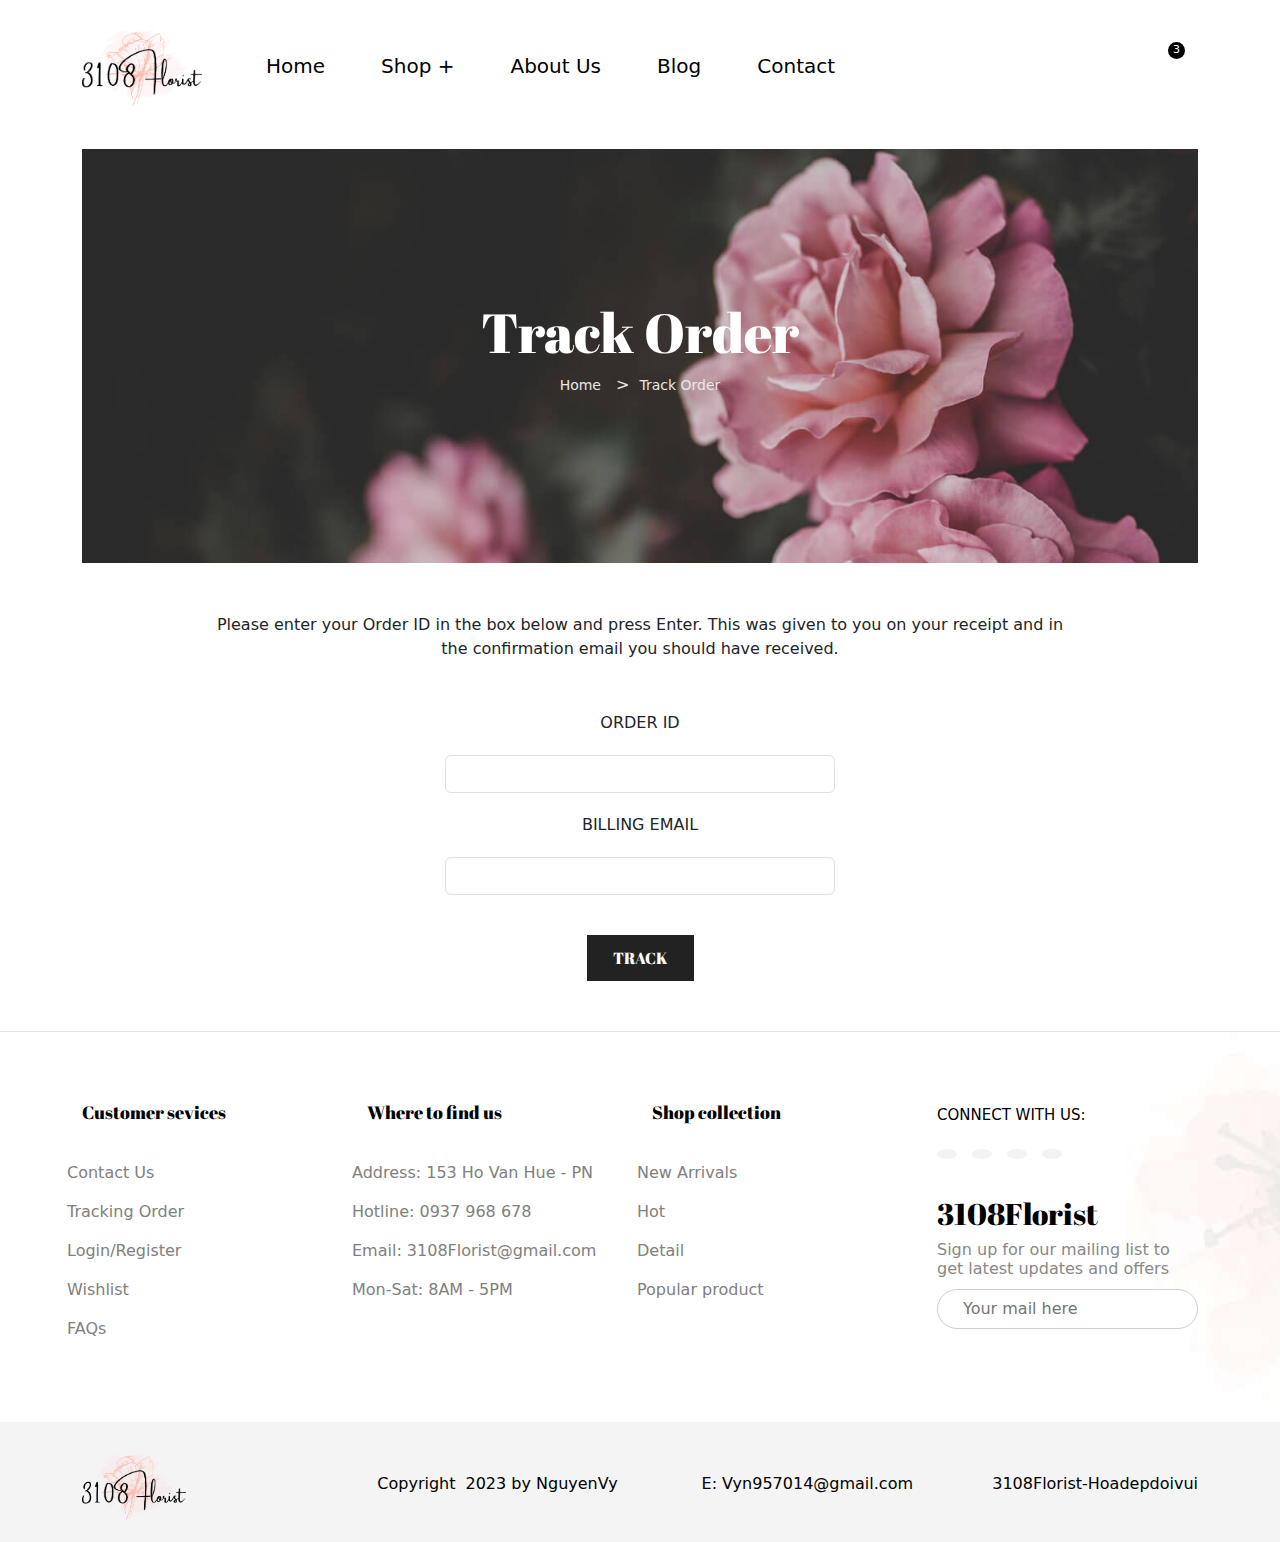
<file: tracking.html>
<!DOCTYPE html>
<html lang="en">
    <head>
        <meta charset="UTF-8" />
        <meta http-equiv="X-UA-Compatible" content="IE=edge" />
        <meta name="viewport" content="width=device-width, initial-scale=1.0" />
        <title>Tracking</title>

        <link href="https://fonts.googleapis.com/css2?family=Abril+Fatface&display=swap" rel="stylesheet" />
        <!-- Font awesome -->
        <link
            rel="stylesheet"
            href="https://cdnjs.cloudflare.com/ajax/libs/font-awesome/6.3.0/css/all.min.css"
            integrity="sha512-SzlrxWUlpfuzQ+pcUCosxcglQRNAq/DZjVsC0lE40xsADsfeQoEypE+enwcOiGjk/bSuGGKHEyjSoQ1zVisanQ=="
            crossorigin="anonymous"
            referrerpolicy="no-referrer"
        />
        <!-- Css bootstrap -->
        <link href="https://cdn.jsdelivr.net/npm/bootstrap@5.2.3/dist/css/bootstrap.min.css" rel="stylesheet" />

        <!-- Global css -->
        <link rel="stylesheet" href="css/style-home.css" />

        <!-- local css -->
        <link rel="stylesheet" href="css/style-tracking.css" />
    </head>
    <body>
        <nav class="navbar navbar-expand-sm navbar-dark">
            <div class="container">
                <a class="navbar-brand" href="index.html"><img src="img/florist.png" alt="" /></a>
                <div class="collapse navbar-collapse" id="mynavbar">
                    <ul class="navbar-nav me-auto">
                        <li class="nav-item">
                            <a class="nav-link active" href="index.html">Home</a>
                        </li>
                        <li class="nav-item">
                            <a class="nav-link" href="shop.html">Shop +</a>
                        </li>
                        <li class="nav-item">
                            <a class="nav-link" href="about.html">About Us</a>
                        </li>
                        <li class="nav-item">
                            <a class="nav-link" href="blog.html">Blog</a>
                        </li>
                        <li class="nav-item">
                            <a class="nav-link" href="contact.html">Contact</a>
                        </li>
                    </ul>
                </div>
                <div class="navbar-icon">
                    <a class="icon-search" href="javascript:;"><i class="fa-solid fa-magnifying-glass"></i></a>
                    <a class="icon-accout" href="login.html"><i class="fa-regular fa-user"></i></a>
                    <a class="icon-lock" href="javascript:;"><i class="fa-solid fa-lock"></i><span>3</span></a>
                </div>
                <div class="icon-menu" data-bs-toggle="offcanvas" data-bs-target="#demo"><i class="fa-solid fa-bars"></i></div>
            </div>
        </nav>

        <div class="offcanvas offcanvas-end" id="demo">
            <div class="offcanvas-header">
                <h1 class="offcanvas-title">Menu</h1>
                <button type="button" class="btn-close" data-bs-dismiss="offcanvas"></button>
            </div>
            <div class="offcanvas-body">
                <ul>
                    <li><a href="index.html">Home</a></li>
                    <li><a href="shop.html">Shop+</a></li>
                    <li><a href="about.html">About Us</a></li>
                    <li><a href="blog.html">Blog</a></li>
                    <li><a href="contact.html">Contact</a></li>
                </ul>
                <div class="offcanvas-text">
                    <h1 class="offcanvas-title">Information</h1>
                    <ul>
                        <li><a href="">Address: 153 Ho Van Hue - PN</a></li>
                        <li><a href="">Hotline: 0937 968 678</a></li>
                        <li><a href="">Email: 3108Florist@gmail.com</a></li>
                        <li><a href="">Mon-Sat: 8AM - 5PM</a></li>
                    </ul>
                </div>
            </div>
        </div>

        <div class="glasses">
            <i class="fa-solid fa-x"></i>
            <h1>WHAT ARE <br />YOUR LOOKING <br />FOR?</h1>
            <div class="search">
                <input type="text" placeholder="Enter Search ..." />
                <button>SEARCH</button>
            </div>
        </div>

        <div class="form">
            <div class="thumb">
                <img src="img/wedding/collec-2.jpeg" alt="" />
                <div class="text">
                    <h1>Pink roses</h1>
                    <h6>xl <span>$207.2</span></h6>
                </div>
            </div>
            <div class="thumb">
                <img src="img/wedding/holiday-1.jpeg" alt="" />
                <div class="text">
                    <h1>Eleganr by BloomNation</h1>
                    <h6>xl <span>$207.2</span></h6>
                </div>
            </div>
            <div class="thumb">
                <img src="img/wedding/collec-3.jpeg" alt="" />
                <div class="text">
                    <h1>Queen Rose - Yellow</h1>
                    <h6>xl <span>$207.2</span></h6>
                </div>
            </div>
            <div class="total">
                <h3>Total: <span>$621.6</span></h3>
            </div>
            <div class="button">
                <a href="cart.html"><button>CHECK VIEW</button></a>
            </div>
        </div>

        <div class="banner">
            <div class="container">
                <div class="banner-about">
                    <img src="img/about/banner-about.jpeg" alt="" />
                    <div class="title-banner">
                        <h1>Track Order</h1>
                        <ul>
                            <li><a href="index.html">Home</a></li>
                            <li><a href="">Track Order</a></li>
                        </ul>
                    </div>
                </div>
            </div>
        </div>

        <div class="track">
            <div class="container container-ver2 order-tracking space-padding-tb-30">
                <p>
                    Please enter your Order ID in the box below and press Enter. This was given to you on your receipt and in <br />the confirmation
                    email you should have received.
                </p>
                <div class="tracking-content center">
                    <form class="form-horizontal">
                        <div class="box space-20">
                            <label for="inputfname" class="control-label">ORDER ID</label>
                            <input id="inputfname" class="form-control" type="text" />
                        </div>
                        <div class="box space-40">
                            <label for="email" class="control-label">BILLING EMAIL</label>
                            <input id="email" class="form-control" type="text" />
                        </div>

                        <a class="link-v1 lh-50 rt" href="#" title="PLACE ORDER">TRACK</a>
                    </form>
                </div>
            </div>
        </div>

        <div class="info-footer">
            <div class="container">
                <div class="row">
                    <div class="col-12 col-sm-6 col-md-6 col-lg-3">
                        <h3>Customer sevices</h3>
                        <ul>
                            <li><i class="fas fa-long-arrow-alt-right"></i><a href="contact.html">Contact Us</a></li>
                            <li><i class="fas fa-long-arrow-alt-right"></i><a href="tracking.html">Tracking Order</a></li>
                            <li><i class="fas fa-long-arrow-alt-right"></i><a href="login.html">Login/Register</a></li>
                            <li><i class="fas fa-long-arrow-alt-right"></i><a href="wishlist.html">Wishlist</a></li>
                            <li><i class="fas fa-long-arrow-alt-right"></i><a href="#">FAQs</a></li>
                        </ul>
                    </div>
                    <div class="col-12 col-sm-6 col-md-6 col-lg-3">
                        <h3>Where to find us</h3>
                        <ul>
                            <li><i class="fas fa-long-arrow-alt-right"></i><a href="#">Address: 153 Ho Van Hue - PN</a></li>
                            <li><i class="fas fa-long-arrow-alt-right"></i><a href="#">Hotline: 0937 968 678</a></li>
                            <li><i class="fas fa-long-arrow-alt-right"></i><a href="#">Email: 3108Florist@gmail.com</a></li>
                            <li><i class="fas fa-long-arrow-alt-right"></i><a href="#">Mon-Sat: 8AM - 5PM</a></li>
                        </ul>
                    </div>
                    <div class="col-12 col-sm-6 col-md-6 col-lg-3">
                        <h3>Shop collection</h3>
                        <ul>
                            <li><i class="fas fa-long-arrow-alt-right"></i><a href="index.html">New Arrivals</a></li>
                            <li><i class="fas fa-long-arrow-alt-right"></i><a href="shop.html">Hot</a></li>
                            <li><i class="fas fa-long-arrow-alt-right"></i><a href="product.html">Detail</a></li>
                            <li><i class="fas fa-long-arrow-alt-right"></i><a href="index.html">Popular product</a></li>
                        </ul>
                    </div>
                    <div class="col-12 col-sm-6 col-md-6 col-lg-3 social">
                        <p>CONNECT WITH US:</p>
                        <a href=""><i class="fa-brands fa-instagram"></i></a>
                        <a href=""><i class="fa-brands fa-square-facebook"></i></a>
                        <a href=""><i class="fa-brands fa-twitter"></i></a>
                        <a href=""><i class="fa-brands fa-skype"></i></a>
                        <h1>3108Florist</h1>
                        <h2>Sign up for our mailing list to get latest updates and offers</h2>
                        <form class="form-group" action="mail" method="post">
                            <input type="text" name="input-mail" placeholder="Your mail here" class="input-lg" />
                        </form>
                    </div>
                </div>
            </div>
        </div>

        <div class="footer">
            <div class="container">
                <div class="row">
                    <div class="col-12 col-sm-6 col-md-6 col-lg-3">
                        <img src="img/florist.png" alt="" />
                    </div>
                    <div class="col-12 col-sm-6 col-md-6 col-lg-3 copy">
                        <span>Copyright</span><i class="far fa-copyright"></i><span class="engo">2023 by NguyenVy</span>
                    </div>
                    <div class="col-12 col-sm-6 col-md-6 col-lg-3 gmail-footer">
                        <span>E: Vyn957014@gmail.com</span>
                    </div>
                    <div class="col-12 col-sm-6 col-md-6 col-lg-3 gmail-footer">
                        <span>3108Florist-Hoadepdoivui</span>
                    </div>
                </div>
            </div>
        </div>

        <!-- jquery -->
        <script src="https://ajax.googleapis.com/ajax/libs/jquery/3.6.3/jquery.min.js"></script>
        <!-- js bootstrap -->
        <script src="https://cdn.jsdelivr.net/npm/bootstrap@5.2.3/dist/js/bootstrap.bundle.min.js"></script>

        <script src="js/style.js"></script>
        <script>
            $(function () {
                $(".icon-search").click(function () {
                    $(".glasses").addClass("active");
                });
                $(".glasses i").click(function () {
                    $(".glasses").removeClass("active");
                });
                $(".icon-lock").click(function () {
                    $(".form").fadeToggle("active");
                });
                $(".icon-accout").click(function () {
                    $(".accout").fadeToggle("active");
                });

                $(".color-board div").click(function () {
                    $img = $(this).attr("data-img");
                    $(".thumbBig img").attr("src", $img);
                });
            });
        </script>
    </body>
</html>
</file>
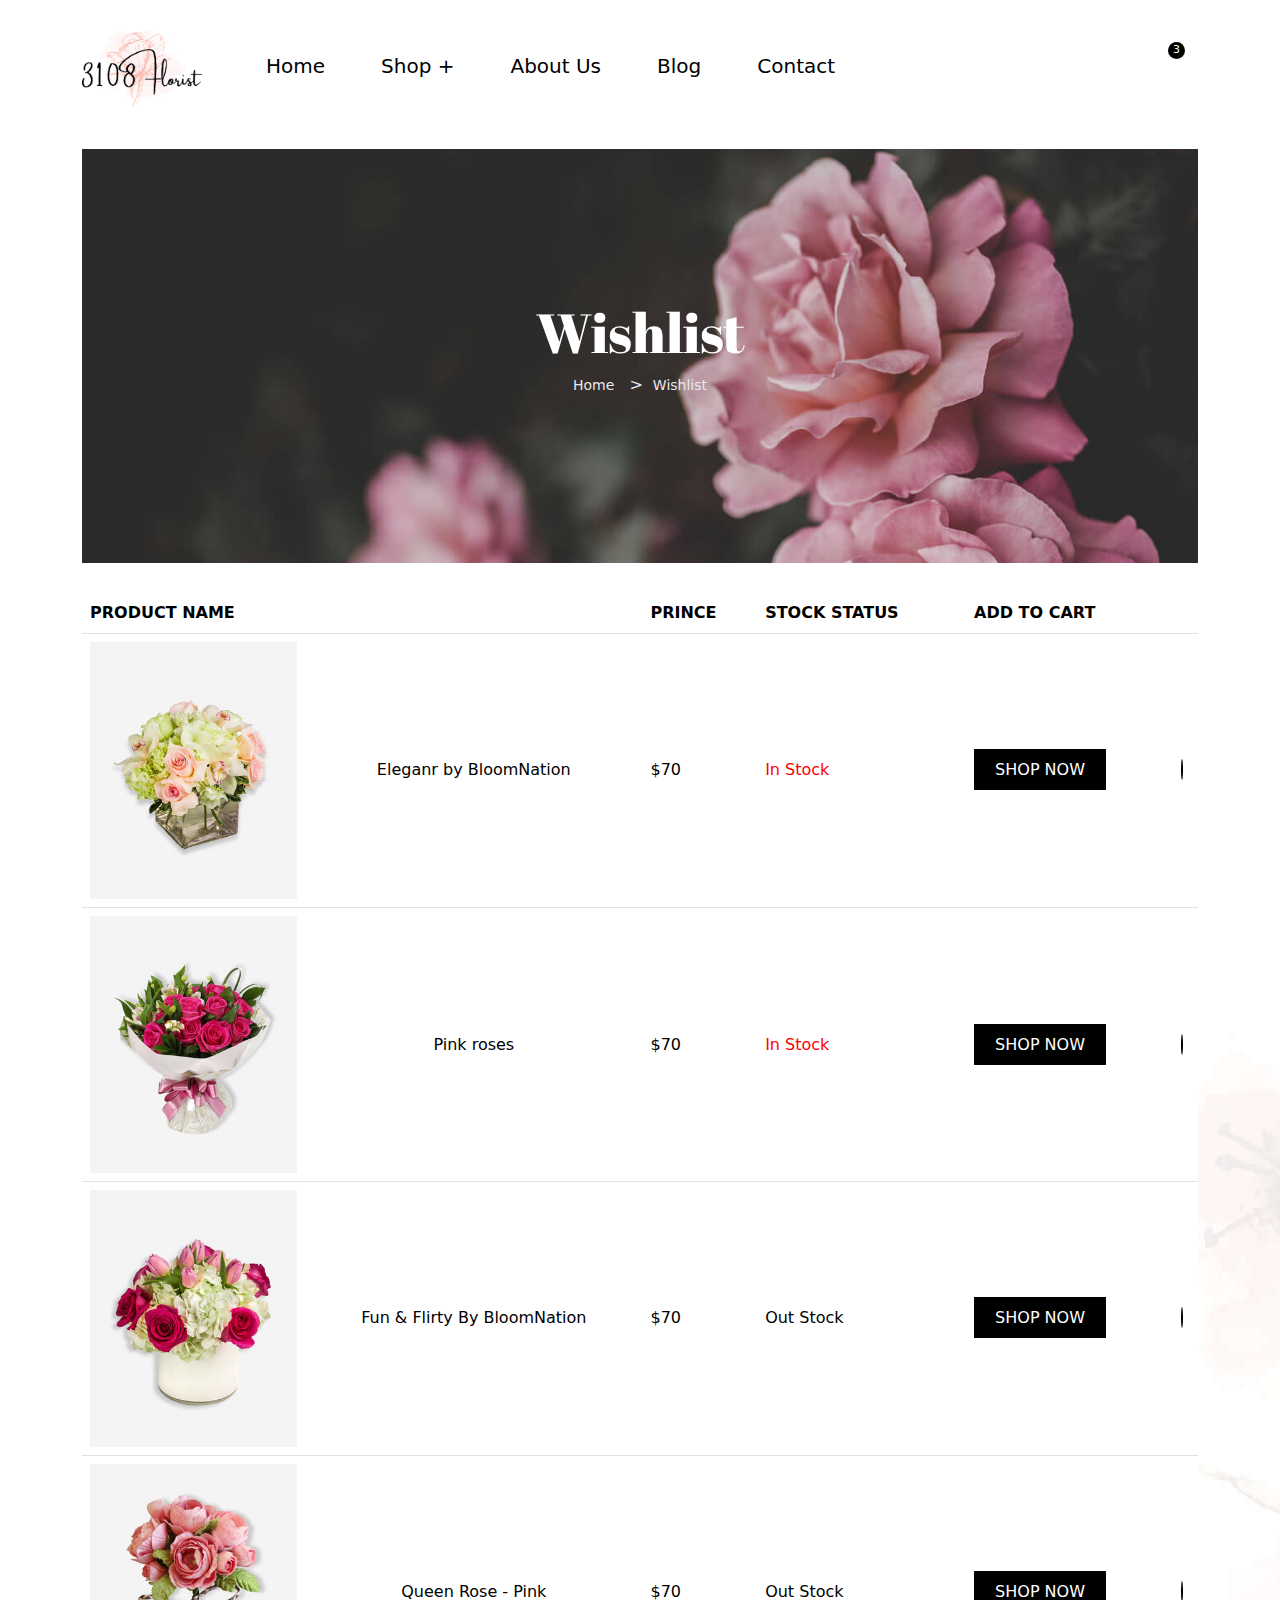
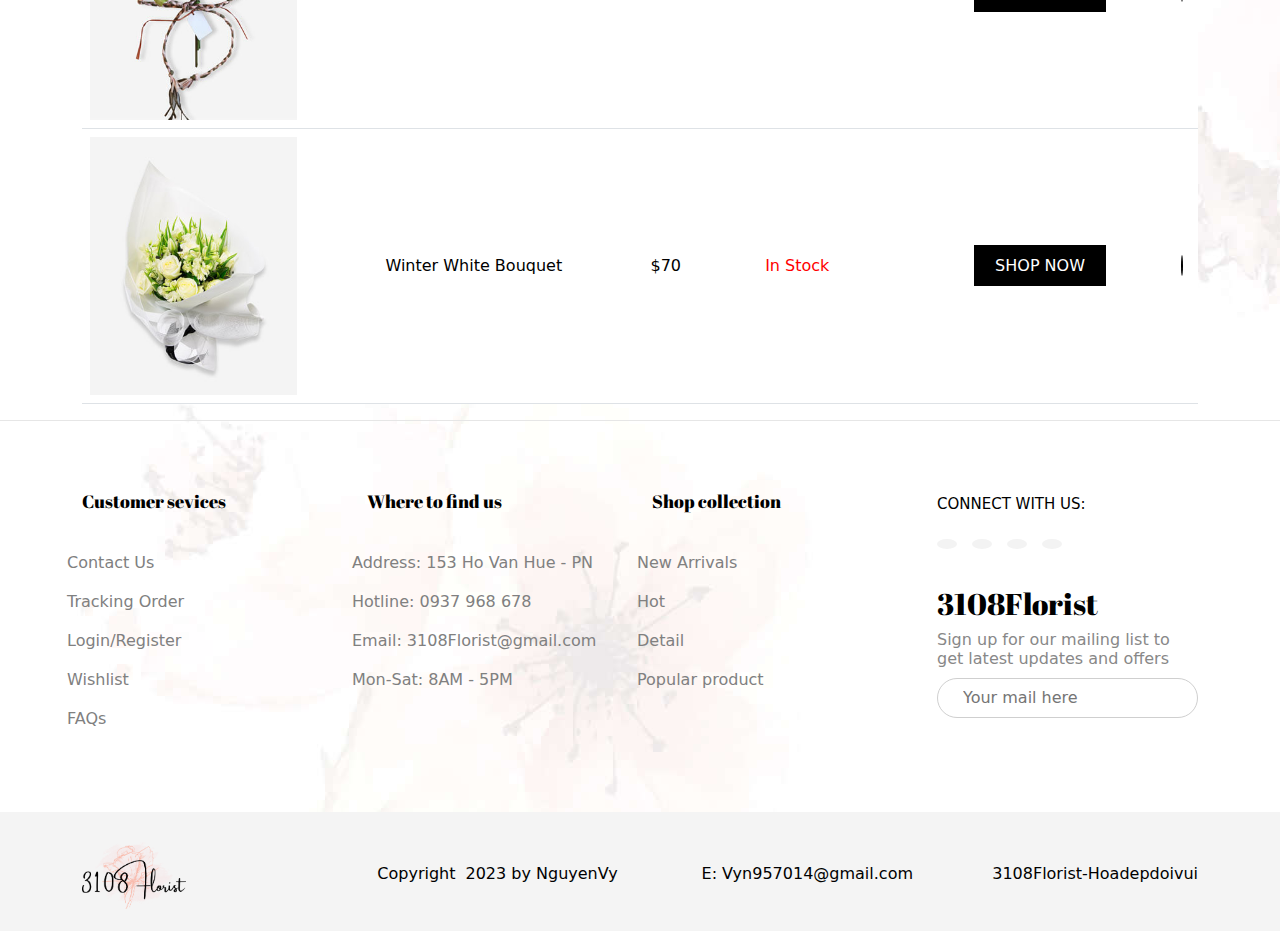
<file: wishlist.html>
<!DOCTYPE html>
<html lang="en">
    <head>
        <meta charset="UTF-8" />
        <meta http-equiv="X-UA-Compatible" content="IE=edge" />
        <meta name="viewport" content="width=device-width, initial-scale=1.0" />
        <title>Wishlist</title>

        <link href="https://fonts.googleapis.com/css2?family=Abril+Fatface&display=swap" rel="stylesheet" />
        <!-- Font awesome -->
        <link
            rel="stylesheet"
            href="https://cdnjs.cloudflare.com/ajax/libs/font-awesome/6.3.0/css/all.min.css"
            integrity="sha512-SzlrxWUlpfuzQ+pcUCosxcglQRNAq/DZjVsC0lE40xsADsfeQoEypE+enwcOiGjk/bSuGGKHEyjSoQ1zVisanQ=="
            crossorigin="anonymous"
            referrerpolicy="no-referrer"
        />
        <!-- Css bootstrap -->
        <link href="https://cdn.jsdelivr.net/npm/bootstrap@5.2.3/dist/css/bootstrap.min.css" rel="stylesheet" />

        <!-- Global css -->
        <link rel="stylesheet" href="css/style-home.css" />

        <!-- local css -->
        <link rel="stylesheet" href="css/style-wishlist.css" />
    </head>
    <body>
        <nav class="navbar navbar-expand-sm navbar-dark">
            <div class="container">
                <a class="navbar-brand" href="index.html"><img src="img/florist.png" alt="" /></a>
                <div class="collapse navbar-collapse" id="mynavbar">
                    <ul class="navbar-nav me-auto">
                        <li class="nav-item">
                            <a class="nav-link active" href="index.html">Home</a>
                        </li>
                        <li class="nav-item">
                            <a class="nav-link" href="shop.html">Shop +</a>
                        </li>
                        <li class="nav-item">
                            <a class="nav-link" href="about.html">About Us</a>
                        </li>
                        <li class="nav-item">
                            <a class="nav-link" href="blog.html">Blog</a>
                        </li>
                        <li class="nav-item">
                            <a class="nav-link" href="contact.html">Contact</a>
                        </li>
                    </ul>
                </div>
                <div class="navbar-icon">
                    <a class="icon-search" href="javascript:;"><i class="fa-solid fa-magnifying-glass"></i></a>
                    <a class="icon-accout" href="login.html"><i class="fa-regular fa-user"></i></a>
                    <a class="icon-lock" href="javascript:;"><i class="fa-solid fa-lock"></i><span>3</span></a>
                </div>
                <div class="icon-menu" data-bs-toggle="offcanvas" data-bs-target="#demo"><i class="fa-solid fa-bars"></i></div>
            </div>
        </nav>

        <div class="offcanvas offcanvas-end" id="demo">
            <div class="offcanvas-header">
                <h1 class="offcanvas-title">Menu</h1>
                <button type="button" class="btn-close" data-bs-dismiss="offcanvas"></button>
            </div>
            <div class="offcanvas-body">
                <ul>
                    <li><a href="index.html">Home</a></li>
                    <li><a href="shop.html">Shop+</a></li>
                    <li><a href="about.html">About Us</a></li>
                    <li><a href="blog.html">Blog</a></li>
                    <li><a href="contact.html">Contact</a></li>
                </ul>
                <div class="offcanvas-text">
                    <h1 class="offcanvas-title">Information</h1>
                    <ul>
                        <li><a href="">Address: 153 Ho Van Hue - PN</a></li>
                        <li><a href="">Hotline: 0937 968 678</a></li>
                        <li><a href="">Email: 3108Florist@gmail.com</a></li>
                        <li><a href="">Mon-Sat: 8AM - 5PM</a></li>
                    </ul>
                </div>
            </div>
        </div>

        <div class="glasses">
            <i class="fa-solid fa-x"></i>
            <h1>WHAT ARE <br />YOUR LOOKING <br />FOR?</h1>
            <div class="search">
                <input type="text" placeholder="Enter Search ..." />
                <button>SEARCH</button>
            </div>
        </div>

        <div class="form">
            <div class="thumb">
                <img src="img/wedding/collec-2.jpeg" alt="" />
                <div class="text">
                    <h1>Pink roses</h1>
                    <h6>xl <span>$207.2</span></h6>
                </div>
            </div>
            <div class="thumb">
                <img src="img/wedding/holiday-1.jpeg" alt="" />
                <div class="text">
                    <h1>Eleganr by BloomNation</h1>
                    <h6>xl <span>$207.2</span></h6>
                </div>
            </div>
            <div class="thumb">
                <img src="img/wedding/collec-3.jpeg" alt="" />
                <div class="text">
                    <h1>Queen Rose - Yellow</h1>
                    <h6>xl <span>$207.2</span></h6>
                </div>
            </div>
            <div class="total">
                <h3>Total: <span>$621.6</span></h3>
            </div>
            <div class="button">
                <a href="cart.html"><button>CHECK VIEW</button></a>
            </div>
        </div>

        <div class="banner">
            <div class="container">
                <div class="banner-about">
                    <img src="img/about/banner-about.jpeg" alt="" />
                    <div class="title-banner">
                        <h1>Wishlist</h1>
                        <ul>
                            <li><a href="index.html">Home</a></li>
                            <li><a href="">Wishlist</a></li>
                        </ul>
                    </div>
                </div>
            </div>
        </div>

        <div class="cart-box-container">
            <div class="container container-ver2">
                <div class="box cart-container">
                    <table class="table cart-table space-30">
                        <thead>
                            <tr>
                                <th class="product-photo">PRODUCT NAME</th>
                                <th class="produc-name"></th>
                                <th class="produc-price">PRINCE</th>
                                <th class="product-quantity">STOCK STATUS</th>
                                <th class="total-price">ADD TO CART</th>
                                <th class="product-remove"></th>
                            </tr>
                        </thead>
                        <tbody>
                            <tr class="item_cart">
                                <td class="product-photo"><img src="img/wedding/collec-2.jpeg" alt="Futurelife" /></td>
                                <td class="produc-name"><a href="#" title="">Eleganr by BloomNation</a></td>
                                <td class="produc-price">$<span>70</span></td>
                                <td class="product-in"><i class="fas fa-check-circle"></i> In Stock</td>
                                <td class="add-to-cart"><a href="shop.html" class="btn-shop">SHOP NOW</a></td>
                                <td class="product-remove typeClick" type="delete">
                                    <a class="remove" href="javascript:;" title="close"><i class="fa-solid fa-xmark"></i></a>
                                </td>
                            </tr>
                            <tr class="item_cart">
                                <td class="product-photo"><img src="img/wedding/collec-1.jpeg" alt="Futurelife" /></td>
                                <td class="produc-name"><a href="#" title="">Pink roses</a></td>
                                <td class="produc-price">$<span>70</span></td>
                                <td class="product-in"><i class="fas fa-check-circle"></i> In Stock</td>
                                <td class="add-to-cart"><a href="shop.html" class="btn-shop">SHOP NOW</a></td>
                                <td class="product-remove typeClick" type="delete">
                                    <a class="remove" href="javascript:;" title="close"><i class="fa-solid fa-xmark"></i></a>
                                </td>
                            </tr>
                            <tr class="item_cart">
                                <td class="product-photo"><img src="img/wedding/holiday-1.jpeg" alt="Futurelife" /></td>
                                <td class="produc-name"><a href="#" title="">Fun &amp; Flirty By BloomNation</a></td>
                                <td class="produc-price">$<span>70</span></td>
                                <td class="product-out"><i class="fas fa-check-circle"></i> Out Stock</td>
                                <td class="add-to-cart"><a href="shop.html" class="btn-shop">SHOP NOW</a></td>
                                <td class="product-remove typeClick" type="delete">
                                    <a class="remove" href="javascript:;" title="close"><i class="fa-solid fa-xmark"></i></a>
                                </td>
                            </tr>
                            <tr class="item_cart">
                                <td class="product-photo"><img src="img/wedding/wedding-1.jpeg" alt="Futurelife" /></td>
                                <td class="produc-name"><a href="#" title="">Queen Rose - Pink</a></td>
                                <td class="produc-price">$<span>70</span></td>
                                <td class="product-out"><i class="fas fa-check-circle"></i> Out Stock</td>
                                <td class="add-to-cart"><a href="shop.html" class="btn-shop">SHOP NOW</a></td>
                                <td class="product-remove typeClick" type="delete">
                                    <a class="remove" href="javascript:;" title="close"><i class="fa-solid fa-xmark"></i></a>
                                </td>
                            </tr>
                            <tr class="item_cart">
                                <td class="product-photo"><img src="img/wedding/holiday-2.jpeg" alt="Futurelife" /></td>
                                <td class="produc-name"><a href="#" title="">Winter White Bouquet</a></td>
                                <td class="produc-price">$<span>70</span></td>
                                <td class="product-in"><i class="fas fa-check-circle"></i> In Stock</td>
                                <td class="add-to-cart"><a href="shop.html" class="btn-shop">SHOP NOW</a></td>
                                <td class="product-remove typeClick" type="delete">
                                    <a class="remove" href="javascript:;" title="close"><i class="fa-solid fa-xmark"></i></a>
                                </td>
                            </tr>
                        </tbody>
                    </table>
                </div>
            </div>
        </div>

        <div class="info-footer">
            <div class="container">
                <div class="row">
                    <div class="col-12 col-sm-6 col-md-6 col-lg-3">
                        <h3>Customer sevices</h3>
                        <ul>
                            <li><i class="fas fa-long-arrow-alt-right"></i><a href="contact.html">Contact Us</a></li>
                            <li><i class="fas fa-long-arrow-alt-right"></i><a href="tracking.html">Tracking Order</a></li>
                            <li><i class="fas fa-long-arrow-alt-right"></i><a href="login.html">Login/Register</a></li>
                            <li><i class="fas fa-long-arrow-alt-right"></i><a href="wishlist.html">Wishlist</a></li>
                            <li><i class="fas fa-long-arrow-alt-right"></i><a href="#">FAQs</a></li>
                        </ul>
                    </div>
                    <div class="col-12 col-sm-6 col-md-6 col-lg-3">
                        <h3>Where to find us</h3>
                        <ul>
                            <li><i class="fas fa-long-arrow-alt-right"></i><a href="#">Address: 153 Ho Van Hue - PN</a></li>
                            <li><i class="fas fa-long-arrow-alt-right"></i><a href="#">Hotline: 0937 968 678</a></li>
                            <li><i class="fas fa-long-arrow-alt-right"></i><a href="#">Email: 3108Florist@gmail.com</a></li>
                            <li><i class="fas fa-long-arrow-alt-right"></i><a href="#">Mon-Sat: 8AM - 5PM</a></li>
                        </ul>
                    </div>
                    <div class="col-12 col-sm-6 col-md-6 col-lg-3">
                        <h3>Shop collection</h3>
                        <ul>
                            <li><i class="fas fa-long-arrow-alt-right"></i><a href="index.html">New Arrivals</a></li>
                            <li><i class="fas fa-long-arrow-alt-right"></i><a href="shop.html">Hot</a></li>
                            <li><i class="fas fa-long-arrow-alt-right"></i><a href="product.html">Detail</a></li>
                            <li><i class="fas fa-long-arrow-alt-right"></i><a href="index.html">Popular product</a></li>
                        </ul>
                    </div>
                    <div class="col-12 col-sm-6 col-md-6 col-lg-3 social">
                        <p>CONNECT WITH US:</p>
                        <a href=""><i class="fa-brands fa-instagram"></i></a>
                        <a href=""><i class="fa-brands fa-square-facebook"></i></a>
                        <a href=""><i class="fa-brands fa-twitter"></i></a>
                        <a href=""><i class="fa-brands fa-skype"></i></a>
                        <h1>3108Florist</h1>
                        <h2>Sign up for our mailing list to get latest updates and offers</h2>
                        <form class="form-group" action="mail" method="post">
                            <input type="text" name="input-mail" placeholder="Your mail here" class="input-lg" />
                        </form>
                    </div>
                </div>
            </div>
        </div>

        <div class="footer">
            <div class="container">
                <div class="row">
                    <div class="col-12 col-sm-6 col-md-6 col-lg-3">
                        <img src="img/florist.png" alt="" />
                    </div>
                    <div class="col-12 col-sm-6 col-md-6 col-lg-3 copy">
                        <span>Copyright</span><i class="far fa-copyright"></i><span class="engo">2023 by NguyenVy</span>
                    </div>
                    <div class="col-12 col-sm-6 col-md-6 col-lg-3 gmail-footer">
                        <span>E: Vyn957014@gmail.com</span>
                    </div>
                    <div class="col-12 col-sm-6 col-md-6 col-lg-3 gmail-footer">
                        <span>3108Florist-Hoadepdoivui</span>
                    </div>
                </div>
            </div>
        </div>
        <!-- jquery -->
        <script src="https://ajax.googleapis.com/ajax/libs/jquery/3.6.3/jquery.min.js"></script>
        <!-- js bootstrap -->
        <script src="https://cdn.jsdelivr.net/npm/bootstrap@5.2.3/dist/js/bootstrap.bundle.min.js"></script>

        <script src="js/style.js"></script>
        <script>
            $(function () {
                $(".icon-search").click(function () {
                    $(".glasses").addClass("active");
                });
                $(".glasses i").click(function () {
                    $(".glasses").removeClass("active");
                });
                $(".icon-lock").click(function () {
                    $(".form").fadeToggle("active");
                });
                $(".icon-accout").click(function () {
                    $(".accout").fadeToggle("active");
                });

                $(".color-board div").click(function () {
                    $img = $(this).attr("data-img");
                    $(".thumbBig img").attr("src", $img);
                });
            });
        </script>

        <script>
            $(function () {
                $(".typeClick").click(function () {
                    $type = $(this).attr("type");
                    $quality = $(this).parent().find("input").val();
                    $price = $(this).closest(".item_cart").find(".produc-price span").text();
                    $total = parseFloat($(".total .right p span").text());
                    $sum = $(this).closest(".item_cart").find(".total-price span").text();
                    if ($type == "plus") {
                        $quality++;
                    } else if ($type == "minus") {
                        if ($quality > 1) {
                            $quality--;
                        }
                    } else if ($type == "delete") {
                        $total = $total - $sum;

                        $(this).closest(".item_cart").fadeOut(500);
                    }

                    if ($type == "plus" || $type == "minus") {
                        $total = $total - $sum;
                        $sum = $price * $quality;
                        $total = $total + $sum;
                    }
                    console.log($total);
                    $(this).parent().find("input").val($quality);
                    $(this).closest(".item_cart").find(".total-price span").text($sum);
                    $(".total .right p span").text($total);
                });
            });
        </script>
    </body>
</html>
</file>
<file: css/style-home.css>
* {
    margin: 0;
    padding: 0;
    box-sizing: border-box;
}
img {
    width: 100%;
    display: block;
}
body {
    position: relative;
    background-image: url(../img/BG-home1.jpeg);
    background-position: -515px 0;
    background-repeat: no-repeat;
}
a {
    text-decoration: none;
    color: #000;
}
ul {
    padding: 0;
    list-style: none;
}
.navbar {
    margin-top: 15px;
}
.navbar img {
    width: 120px;
}
.navbar .nav-link {
    color: #000;
    font-size: 20px;
    margin-left: 40px;
    font-weight: 300;
    align-items: center;
}
.navbar .nav-link.active {
    color: #000;
}
.navbar .nav-link::after {
    content: "";
    display: block;
    width: 0;
    height: 2px;
    background-color: #000;
    transition: 0.3s;
}
.navbar .nav-link:hover::after {
    width: 30px;
}
.navbar .navbar-icon a {
    margin-right: 40px;
    display: inline-block;
    font-size: 20px;
    font-weight: 100;
    color: #000;
}
.navbar .navbar-icon .icon-lock {
    position: relative;
}
.navbar .navbar-icon .icon-lock span {
    position: absolute;
    width: 17px;
    height: 17px;
    background-color: #000;
    border-radius: 50%;
    color: #fff;
    font-size: 11px;
    font-weight: 500;
    text-align: center;
    left: 10px;
    bottom: 13px;
}
.glasses {
    position: absolute;
    top: 0;
    width: 100%;
    height: 100vh;
    background-color: #fff;
    z-index: 999;
    display: none;
}
.glasses.active {
    display: block;
}
.glasses h1 {
    font-size: 50px;
    font-weight: bold;
    text-align: center;
    margin-top: 150px;
}
.glasses i {
    position: absolute;
    right: 100px;
    top: 50px;
    border-radius: 50%;
    padding: 10px 12px;
    border: 3px solid gray;
    color: gray;
    transition: 0.5s;
    font-size: 20px;
    cursor: pointer;
}
.glasses i:hover {
    color: #000;
    border: 3px solid #000;
}
.glasses .search {
    text-align: center;
    margin-top: 50px;
}
.glasses input {
    border: none;
    border-bottom: 1px solid gray;
    font-size: 25px;
    color: #888;
    margin-top: 60px;
    width: 50%;
    outline: none;
}
.glasses button {
    background-color: #000;
    border: 1px solid #000;
    color: #fff;
    padding: 5px 15px;
    font-family: Abril Fatface;
    transition: 0.5s;
}
.glasses button:hover {
    background-color: #fff;
    color: #000;
}

.form {
    background-color: rgb(246, 246, 246);
    position: absolute;
    z-index: 9999;
    width: 27%;
    right: 150px;
    top: 90px;
    display: none;
    padding: 20px;
}
.form.active {
    display: block;
}
.form .thumb {
    display: flex;
}
.form .thumb img {
    width: 20%;
    margin: 15px;
}
.form .thumb .text h1 {
    font-size: 18px;
    margin-left: 20px;
    margin-top: 10px;
    font-weight: bold;
}
.form .thumb .text h6 {
    margin-left: 20px;
    margin-top: 15px;
}
.form .thumb .text h6 span {
    font-weight: bold;
    margin-left: 30px;
}
.form .total {
    margin-left: 15px;
    margin-top: 15px;
}
.form .total h3 {
    font-size: 18px;
    font-weight: bold;
}
.form .total h3 span {
    margin-left: 40px;
}
.form .button {
    margin-top: 25px;
}
.form .button button {
    background-color: #000;
    border: 1px solid #000;
    color: #fff;
    padding: 5px 15px;
    margin-left: 18px;
    transition: 0.5s;
}
.form .button button:hover {
    background-color: #fff;
    color: #000;
}
.carousel {
    margin-top: 15px;
    overflow-x: hidden;
}
.carousel .carousel-text .carousel-caption {
    bottom: 60%;
    left: 10%;
    color: #333;
    text-align: left;
    transform: translateY(50%);
    width: 40%;
}
.carousel .carousel-text1 .carousel-caption {
    bottom: 60%;
    left: 55%;
    color: #333;
    text-align: left;
    transform: translateY(50%);
    width: 40%;
}
.carousel .carousel-caption h3 {
    color: #333;
    margin-top: 70px;
    animation: carousel-caption 2s;
}
.carousel .carousel-caption h2 {
    margin-top: 0;
    padding-bottom: 40px;
    color: #fff;
    font-size: 100px;
    font-family: "Abril Fatface", cursive;
    -webkit-background-clip: text;
    -webkit-text-fill-color: transparent;
    background-image: url(../img/slide/BG-title.jpeg);
    background-position: -300px -290px;
    animation: carousel-caption2 1.5s;
}
.carousel .carousel-caption button {
    font-weight: 700;
    padding: 12px 35px;
    background-color: #000;
    color: #fff;
    margin-top: 30px;
    border: 1px solid #000;
    font-family: "Abril Fatface", cursive;
    transition: 0.5s;
    animation: carousel-caption2 1.5s;
}
.carousel .carousel-caption button:hover {
    background-color: #fff;
    color: #000;
}

@keyframes carousel-caption {
    from {
        opacity: 0;
        transform: translateY(30px) rotate(60deg);
    }
    to {
        opacity: 1;
        transform: translateY(0) rotate(0);
    }
}
@keyframes carousel-caption2 {
    from {
        opacity: 0;
        transform: translateY(50px);
    }
    to {
        opacity: 1;
        transform: translateY(0);
    }
}

.banner {
    margin-top: 30px;
    position: relative;
}
.banner .thumb {
    position: relative;
}
.banner .text {
    position: absolute;
    top: 25%;
    left: 55%;
}
.banner .text h2 {
    font-family: "Abril Fatface", cursive;
    font-size: 52px;
}
.banner .text h4 {
    color: #888;
    font-weight: 400;
    margin-top: 10px;
    margin-bottom: 40px;
}
.banner .text a {
    font-family: "Abril Fatface", cursive;
    font-size: 18px;
    color: #000;
    cursor: pointer;
    transition: 0.5s;
}
.banner .text a:hover {
    color: pink;
}

.banner2 {
    margin-top: 30px;
    position: relative;
}
.banner2 .thumb {
    position: relative;
}
.banner2 .text1 {
    position: absolute;
    top: 40%;
    left: 37%;
    text-align: center;
}
.banner2 .text1 h2 {
    font-family: "Abril Fatface", cursive;
    font-size: 55px;
    font-weight: 200;
}
.banner2 .text1 h4 {
    color: #888;
    font-weight: 400;
    font-size: 17px;
}

.banner2 .text {
    position: absolute;
    top: 18%;
    left: 10%;
}
.banner2 .text h2 {
    font-family: "Abril Fatface", cursive;
    font-size: 54px;
}
.banner2 .text h4 {
    color: #888;
    font-weight: 400;
    margin-top: 10px;
}
.banner2 button {
    font-weight: 700;
    padding: 10px 35px;
    background-color: #000;
    color: #fff;
    margin-top: 25px;
    border: 1px solid #000;
    font-family: "Abril Fatface", cursive;
    transition: 0.5s;
}
.banner2 button:hover {
    background-color: #fff;
    color: #000;
}

.headline .title {
    text-align: center;
    margin-top: 100px;
    margin-bottom: 60px;
    font-family: "Abril Fatface", cursive;
    font-size: 40px;
}
.nav-tabs {
    border-bottom: none;
    margin-bottom: 30px;
}
.nav-tabs .nav-link {
    color: #333;
    border: none;
    margin-left: 50px;
    font-size: 25px;
}
.nav-tabs .nav-link.active {
    color: #000;
    font-weight: bold;
}
.nav-tabs .nav-link::after {
    content: "";
    display: block;
    width: 0;
    height: 2px;
    background-color: #000;
    transition: 0.3s;
}
.nav-tabs .nav-link:hover::after {
    width: 30px;
}
.product .card {
    position: relative;
    border: none;
    background-color: transparent;
}
.product .card .content {
    text-align: center;
}
.product .card .content h3 {
    font-size: 18px;
    margin-top: 15px;
    font-weight: 400;
    color: #333;
}
.product .card .icon {
    color: rgb(240, 119, 119);
    margin-bottom: 7px;
}
.product .card .sale {
    position: absolute;
    top: 0;
    right: 0;
    background-color: rgb(240, 119, 119);
    font-size: 13px;
    padding: 3px 8px;
    color: #fff;
}
.product .card p {
    color: #000;
    font-size: 20px;
    font-weight: 500;
}
.product .card p span {
    text-decoration: line-through;
    color: rgb(159, 159, 159);
    font-size: 15px;
    margin-left: 8px;
}
.product .card .social {
    position: absolute;
    width: 100%;
    height: 75%;
    top: 0;
    left: 0;
    opacity: 0;
    transition: 0.5s;
}
.product .card:hover .social {
    opacity: 1;
    transform: scale(1.1);
}
.product .card .social i {
    margin-top: 150px;
    font-size: 20px;
    text-align: center;
    color: #888;
}
.product .card .social i:hover {
    color: #000;
}
.product .card .social a {
    background-color: #fff;
    padding: 16px;
    border-radius: 50%;
    margin-left: 6px;
}

.modal-dialog {
    max-width: 1000px;
}
.modal-body .thumbBig {
    width: 60%;
    margin: 0 150px;
}
.modal-body .text h2 {
    font-size: 20px;
    font-weight: 700;
}
.modal-body .text p {
    color: #888;
}
.modal-body .icon {
    display: flex;
    margin-top: 25px;
}
.modal-body .icon i {
    color: rgb(245, 160, 174);
    margin-top: 4px;
}
.modal-body .icon p {
    margin-left: 20px;
    color: #888;
}
.modal-body .money {
    margin-top: 18px;
}
.modal-body .money h3 {
    font-size: 25px;
    font-weight: bold;
}
.modal-body .money h3 span {
    font-size: 15px;
    color: rgb(189, 189, 189);
    text-decoration: line-through;
    margin-left: 8px;
}
.modal-body .color {
    font-size: 20px;
    margin-top: 25px;
    font-weight: 400;
    margin-bottom: 20px;
}
.modal-body .sta-red {
    color: rgb(246, 122, 143);
}
.modal-body .color-board {
    display: flex;
}
.modal-body .color-1 {
    background-color: pink;
    width: 30px;
    height: 30px;
    border-radius: 50%;
}
.modal-body .color-2 {
    background-color: gold;
    width: 30px;
    height: 30px;
    border-radius: 50%;
    margin-left: 10px;
}
.modal-body .color-3 {
    background-color: #fff;
    border: 1px solid rgb(221, 221, 221);
    width: 30px;
    height: 30px;
    border-radius: 50%;
    margin-left: 10px;
}
.modal-body .color-4 {
    background-color: plum;
    width: 30px;
    height: 30px;
    border-radius: 50%;
    margin-left: 10px;
}

.count {
    background: #dbe7e9;
    padding: 50px 0 100px;
    margin-top: 50px;
}
.count h1 {
    font-family: Abril Fatface;
    font-weight: 400;
    font-size: 45px;
    color: black;
    text-align: center;
}
.count p {
    font-weight: 400;
    font-size: 18px;
    color: #939595;
    text-align: center;
}

.slider {
    position: relative;
    margin-top: -60px;
}
.slider .card {
    position: relative;
    border: none;
    background-color: transparent;
}
.slider .card .content {
    text-align: center;
}
.slider .card .content h3 {
    font-size: 18px;
    margin-top: 15px;
    font-weight: 400;
    color: #333;
}
.slider .card .icon {
    color: rgb(240, 119, 119);
    margin-bottom: 7px;
}
.slider .card .sale {
    position: absolute;
    top: 0;
    right: 0;
    background-color: rgb(240, 119, 119);
    font-size: 13px;
    padding: 3px 8px;
    color: #fff;
}
.slider .card p {
    color: #000;
    font-size: 20px;
    font-weight: 500;
}
.slider .card p span {
    text-decoration: line-through;
    color: rgb(159, 159, 159);
    font-size: 15px;
    margin-left: 8px;
}
.slider .card .social {
    position: absolute;
    width: 100%;
    height: 75%;
    top: 0;
    left: 0;
    opacity: 0;
    transition: 0.5s;
}
.slider .card:hover .social {
    opacity: 1;
    transform: scale(1.1);
}
.slider .card .social i {
    margin-top: 150px;
    font-size: 20px;
    text-align: center;
    color: #888;
}
.slider .card .social i:hover {
    color: #000;
}
.slider .card .social a {
    background-color: #fff;
    padding: 16px;
    border-radius: 50%;
    margin-left: 6px;
}

.special {
    margin-top: 50px;
    background: rgb(248, 234, 236);
    padding: 100px 0;
    position: relative;
}
.special img {
    width: 70%;
}
.special .box {
    background-color: #fff;
    width: 40%;
    left: 50%;
    top: 23%;
    position: absolute;
}
.special .box h3 {
    font-size: 20px;
    margin: 50px 30px 0;
    color: pink;
}
.special .box h1 {
    font-family: "Abril Fatface", cursive;
    font-size: 30px;
    margin: 20px 30px 30px;
}
.special .box h1::after {
    content: "";
    width: 15%;
    height: 1px;
    background-color: #000;
    display: block;
    margin-top: 20px;
}
.special .box p {
    margin: 0 30px 30px;
    font-size: 15px;
    color: #939595;
}
.special .box button {
    margin: 0 30px 50px;
    background-color: pink;
    color: #fff;
    padding: 15px 25px;
    border-radius: 50px;
    border: none;
    transition: 0.5s;
}
.special .box button:hover {
    background-color: #000;
}

.blog .content h2 {
    text-align: center;
    font-family: "Abril Fatface", cursive;
    font-size: 40px;
    margin-top: 80px;
}
.blog .content p {
    text-align: center;
    color: #888;
    font-size: 20px;
    margin-bottom: 50px;
}

.blog .thumb:hover img {
    opacity: 0.7;
    transform: scale(0.98);
}
.blog .thumb img {
    transition: all 0.5s;
    padding-top: 15px;
}
.blog .info {
    display: flex;
}
.blog .text h2 {
    font-family: "Abril Fatface", cursive;
    font-size: 22px;
    transition: 0.5s;
}
.blog .text h2:hover {
    color: pink;
}
.blog .contact {
    display: flex;
    margin-top: 15px;
}
.blog .contact h4 {
    font-size: 15px;
    margin-left: 10px;
    color: #888;
}
.blog .contact h4::after {
    content: "";
    border: 1px solid gray;
    margin-left: 40px;
    color: #888;
}
.blog .contact a {
    font-size: 12px;
    color: #888;
}
.blog .contact2 {
    display: flex;
    margin-top: 13px;
    margin-left: 40px;
}
.blog .contact2 h4 {
    font-size: 15px;
    margin-left: 8px;
    color: #888;
    margin-top: 2px;
}
.blog .contact2 a {
    font-size: 14px;
    color: #888;
}
.blog p {
    margin-top: 10px;
    font-size: 16px;
}

.customer .text {
    text-align: center;
}
.customer .text h2 {
    text-align: center;
    font-family: "Abril Fatface", cursive;
    font-size: 45px;
    margin-top: 100px;
}
.customer .text i {
    font-size: 60px;
    color: #000;
}
.customer .carousel {
    text-align: center;
}
.customer .carousel p {
    font-size: 15px;
    color: #888;
}
.customer .carousel img {
    margin: 40px auto;
}
.customer .carousel h3 {
    font-size: 20px;
    color: #000;
    font-weight: bold;
}
.customer .carousel h3 span {
    color: #888;
    font-size: 17px;
}

.img-link {
    padding-top: 60px;
    padding-bottom: 80px;
}
.img-link img {
    transition: all 0.5s ease;
}
.img-link .colum-img {
    padding: 0 2px;
    position: relative;
}
.img-link .colum-img .img-insta {
    transition: all 0.5s ease;
    visibility: hidden;
    transform: scale(0);
    position: absolute;
    top: 38%;
    display: inline-block;
    width: 100%;
    text-align: center;
    color: black;
    text-decoration: none;
    z-index: 1;
}
.img-link .colum-img .img-insta h1 {
    font-family: Poppins;
    font-weight: 500;
    font-size: 14px;
    color: black;
    margin-top: 10px;
}
.img-link .colum-img .img-insta i {
    font-size: 28px;
}
.img-link .colum-img:hover .img-insta {
    visibility: visible;
    transform: scale(1);
}
.img-link .colum-img:hover img {
    opacity: 0.2;
}

.info-footer {
    padding-bottom: 50px;
    display: flex;
}
.info-footer h3 {
    font-family: Abril Fatface;
    font-weight: 400;
    font-size: 18px;
    color: black;
    padding-bottom: 30px;
}
.info-footer ul {
    padding: 0;
}
.info-footer ul li {
    list-style-type: none;
    padding-bottom: 15px;
}
.info-footer ul li i {
    margin-left: -20px;
    padding-right: 5px;
    visibility: hidden;
    color: #000;
    opacity: 0;
    transition: all 0.3s ease;
}
.info-footer ul li a {
    transition: all 0.3s ease;
    font-weight: 400;
    font-size: 16px;
    color: grey;
}
.info-footer ul li a:hover {
    text-decoration: none;
    color: black;
    font-weight: 600;
}
.info-footer ul li:hover i {
    visibility: visible;
    opacity: 1;
    transform: translateX(16px);
}
.info-footer ul li:hover a {
    display: inline-block;
    text-decoration: none;
    color: #000;
    font-weight: 600;
    transform: translateX(16px);
}
.info-footer .social p {
    font-weight: 500;
    font-size: 15px;
    color: black;
    padding-top: 2px;
}
.info-footer .social a {
    display: inline-block;
    margin-right: 10px;
    background-color: rgb(243, 243, 243);
    border-radius: 50%;
    padding: 5px 10px;
    color: #888;
    transition: 0.5s;
}
.info-footer .social a:hover {
    color: #111;
}

.info-footer .social h1 {
    font-family: Abril Fatface;
    font-weight: 400;
    font-size: 30px;
    color: black;
    padding-top: 30px;
}
.info-footer .social h2 {
    font-weight: 400;
    font-size: 16px;
    color: #888888;
}
.info-footer .social form {
    position: relative;
    margin-top: 10px;
}
.info-footer .social form input {
    outline: 0;
    border: 0;
    border-radius: 0;
    box-shadow: none;
    border-radius: 40px;
    border: 1px solid #cfcfcf;
    width: 100%;
    padding: 7px 25px;
}
.footer img {
    width: 40%;
    margin-top: 30px;
}
.footer {
    background: #f4f4f4;
    padding-bottom: 22px;
}
.footer span {
    display: inline-block;
    font-weight: 300;
    font-size: 16px;
    color: black;
    margin-top: 50px;
}
.footer i {
    padding: 0 5px;
}
.footer .copy {
    text-align: center;
}
.footer .gmail-footer {
    text-align: right;
}
.footer .gmail-footer span {
    transition: 0.5s;
}

@media (min-width: 992px) {
    .navbar .icon-menu {
        display: none;
    }
}
@media (max-width: 991px) {
    .navbar .navbar-collapse {
        display: none !important;
    }
    .offcanvas .offcanvas-header h1 {
        font-size: 20px;
        margin-left: 25px;
        font-weight: bold;
    }
    .offcanvas .offcanvas-body li {
        margin-top: 15px;
        font-size: 20px;
        margin-left: 25px;
    }
    .offcanvas .offcanvas-text {
        border-top: 1px solid gray;
    }
    .offcanvas .offcanvas-text h1 {
        font-size: 20px;
        margin-left: 25px;
        font-weight: bold;
        margin-top: 20px;
    }
    .offcanvas .offcanvas-text ul li {
        margin-left: 25px;
        font-size: 15px;
    }
    .carousel .carousel-caption h2 {
        font-size: 60px;
        margin-bottom: 10px;
    }
    .banner .text h2 {
        font-size: 30px;
    }
    .banner .text h4 {
        font-size: 15px;
    }
    .banner .text p {
        font-size: 15px;
    }
    .banner2 .text1 h2 {
        font-size: 30px;
    }
    .banner2 .text h2 {
        font-size: 30px;
    }
    .banner2 .text h4 {
        font-size: 15px;
    }
    .banner2 .text button {
        padding: 5px 10px;
        margin-top: 5px;
    }
    .nav-tabs .nav-link {
        margin-left: 30px;
    }
    .special .box {
        width: 45%;
    }
    .special .box p {
        display: none;
    }
}
@media (max-width: 767px) {
    .carousel .carousel-caption h2 {
        font-size: 40px;
    }
    .carousel .carousel-caption button {
        padding: 6px 12px;
        margin-top: 7px;
    }
    .banner .text h2 {
        font-size: 40px;
    }
    .banner .text h4 {
        font-size: 15px;
    }
    .banner .text p {
        font-size: 15px;
    }
    .banner2 .text1 h2 {
        font-size: 40px;
    }
    .banner2 .text h2 {
        font-size: 40px;
    }
    .banner2 .text h4 {
        font-size: 15px;
    }
    .banner2 .text button {
        padding: 7px 10px;
    }
    .special .box h1 {
        font-size: 25px;
    }
    .special .box button {
        padding: 10px;
    }
}
@media (max-width: 575px) {
    .carousel .carousel-caption button {
        display: none;
    }
    .banner2 .text button {
        display: none;
    }
    .banner2 .text {
        margin-top: 30px;
    }
    .footer img {
        margin: 0 auto;
    }
    .footer .copy {
        text-align: center;
    }
    .footer .gmail-footer {
        text-align: center;
    }
    .info-footer {
        text-align: center;
    }
}
@media (max-width: 479px) {
    .carousel .carousel-caption h2 {
        font-size: 30px;
    }
    .carousel .carousel-caption h3 {
        font-size: 10px;
    }
    .banner .text h2 {
        font-size: 25px;
    }
    .banner .text h4 {
        font-size: 10px;
    }
    .banner .text p {
        font-size: 10px;
    }
    .banner2 .text1 h2 {
        font-size: 25px;
    }
    .banner2 .text h2 {
        font-size: 25px;
    }
    .banner2 .text h4 {
        font-size: 10px;
    }
    .info-footer {
        text-align: center;
    }
    .headline .title {
        margin-top: 30px;
        margin-bottom: 20px;
    }
    .nav-tabs .nav-link {
        margin-left: 20px;
    }
    .blog .content h2 {
        margin-top: 25px;
    }
    .blog .content p {
        margin-bottom: 35px;
    }
    .customer .text h2 {
        margin-top: 30px;
    }
    .customer .carousel img {
        margin: 15px auto;
    }
    .special .box {
        left: 30%;
        top: 30%;
        width: 67%;
    }
    .special .box h1 {
        font-size: 20px;
    }
}
</file>
<file: css/style-about.css>
* {
    margin: 0;
    padding: 0;
    box-sizing: border-box;
}
img {
    width: 100%;
    display: block;
}
a {
    text-decoration: none;
    color: #000;
}
ul {
    padding: 0;
    list-style: none;
}
.banner {
    position: relative;
    padding-bottom: 150px;
}
.banner .banner-about {
    overflow: hidden;
    position: relative;
}
.banner .title-banner {
    position: absolute;
    top: 50%;
    left: 50%;
    transform: translate(-50%, -50%);
}
.banner .title-banner h1 {
    font-family: Abril Fatface;
    font-weight: 400;
    font-size: 65px;
    text-align: center;
    color: #fff;
}
.banner .title-banner p {
    font-weight: 400;
    font-size: 15px;
    color: #f4f4f4;
    text-align: center;
}
.wellcome {
    padding-bottom: 70px;
}
.wellcome .media .media-left {
    width: 20%;
}
.wellcome .media {
    padding-bottom: 20px;
    display: flex;
}
.wellcome .media .media-body {
    padding-left: 40px;
}
.wellcome .media .media-body h1 {
    font-weight: 400;
    font-size: 18px;
    color: black;
    margin-top: 10px;
    color: #4e4e4e;
}
.wellcome .media .media-body h2 {
    font-family: Abril Fatface;
    font-weight: 300;
    font-size: 30px;
    color: black;
    margin-top: 0;
}
.wellcome p {
    font-weight: 400;
    font-size: 16px;
    color: black;
    padding: 0 90px 20px 0;
}
.headline h2 {
    text-align: center;
    font-family: Abril Fatface;
    font-size: 60px;
    font-weight: 300;
}
.headline p {
    text-align: center;
    font-size: 18px;
    color: #888;
    margin-bottom: 60px;
}

.team .title-acc {
    text-align: center;
}
.team .title-acc h2 {
    font-size: 15px;
    margin-top: 15px;
    font-weight: bold;
    font-weight: 800;
}
.team .title-acc p {
    color: #888;
}
.team .title-acc .social-acc a {
    display: inline-block;
    margin-right: 7px;
    padding: 0 10px;
    color: #888;
    transition: 0.5s;
}
.team .title-acc .social-acc a:hover {
    color: #000;
}

.customer .text {
    text-align: center;
}
.customer .text h2 {
    text-align: center;
    font-family: Abril Fatface;
    font-weight: 300;
    font-size: 55px;
    margin-top: 100px;
}
.customer .text i {
    font-size: 60px;
    color: #000;
}
.customer .carousel {
    text-align: center;
}
.customer .carousel p {
    font-size: 15px;
    color: #888;
}
.customer .carousel img {
    margin: 40px auto;
}
.customer .carousel h3 {
    font-size: 20px;
    color: #000;
}
.customer .carousel h3 span {
    color: #888;
    font-size: 17px;
}

.img-link {
    padding-top: 100px;
    padding-bottom: 100px;
}
.img-link .img-content {
    text-align: center;
}
.img-link .img-content img {
    margin: 0 auto;
    width: 20%;
}
.img-link h1 {
    font-family: Abril Fatface;
    font-size: 30px;
    text-align: center;
    margin-bottom: 5px;
    margin-top: 15px;
}
.img-link h2 {
    font-family: Abril Fatface;
    font-size: 26px;
    color: black;
    text-align: center;
    margin-top: 0;
}
.img-link .img-color-1 {
    background-color: #f5e7e6;
    padding: 34px 0;
}
.img-link .img-color-2 {
    background-color: #f4f4f4;
    padding: 43px 0;
}
.img-link .img-color-3 {
    background-color: #dce7ed;
    padding: 34px 0;
}

@media (max-width: 991px) {
    .banner {
        padding-bottom: 40px;
    }
    .wellcome {
        padding-bottom: 40px;
    }

    .customer .text h2 {
        margin-top: 40px;
    }
    .customer .carousel img {
        margin: 15px auto;
    }

    .wellcome .social-well a {
        margin-bottom: 30px;
    }
    .img-link {
        padding-top: 50px;
        padding-bottom: 50px;
    }
    .img-link h1 {
        font-size: 22px;
    }
    .img-link h2 {
        font-size: 20px;
    }
    .img-link .img-color-3 {
        margin-top: 30px;
    }
    .img-link .img-color-3 img {
        width: 12%;
    }
    .team .title-acc .social-acc a {
        margin-bottom: 15px;
    }
}
@media (max-width: 767px) {
    .img-link .img-color-2 {
        margin-top: 30px;
    }
    .img-link .img-content img {
        width: 12%;
    }
    .banner .title-banner h1 {
        font-size: 40px;
    }
    .banner .title-banner p {
        font-size: 12px;
    }
}
</file>
<file: css/style-blog.css>
* {
    margin: 0;
    padding: 0;
    box-sizing: border-box;
}
img {
    width: 100%;
    display: block;
}
body {
    position: relative;
    background-image: url(../img/BG-home1.jpeg);
    background-position: -515px 0;
    background-repeat: no-repeat;
}
a {
    text-decoration: none;
    color: #000;
}
ul {
    padding: 0;
    list-style: none;
}
.banner .text {
    top: -40px;
    left: 20%;
    transform: translateY(50%);
}
.banner .text h2 {
    animation: banner 2s;
}
.banner .text h4 {
    animation: banner2 1.5s;
}
.banner .text button {
    margin-top: 10px;
    padding: 8px 25px;
    background-color: #000;
    color: #fff;
    border: 1px solid #000;
    transition: 0.5s;
    animation: banner2 1.5s;
}
.banner .text button:hover {
    background-color: #fff;
    color: #000;
}

@keyframes banner {
    from {
        opacity: 0;
        transform: translateY(30px) rotate(60deg);
    }
    to {
        opacity: 1;
        transform: translateY(0) rotate(0);
    }
}
@keyframes banner2 {
    from {
        opacity: 0;
        transform: translateY(50px);
    }
    to {
        opacity: 1;
        transform: translateY(0);
    }
}

.content {
    margin-top: 50px;
    border-bottom: 1px solid gray;
}
.content input {
    padding: 12px 15px;
    width: 100%;
    outline: none;
    background-color: rgb(245, 245, 245);
    border: none;
}
.search {
    position: relative;
    width: 35%;
}
.search i {
    position: absolute;
    right: 10px;
    top: 20px;
}
.content a {
    font-size: 17px;
    color: #888;
    transition: 0.5s;
}
.content a:hover {
    color: #000;
}
.content i {
    font-size: 12px;
}
.content span {
    color: #000;
}
.content .thumb {
    margin-top: 50px;
}
.content .text {
    margin-top: 60px;
}

.content .thumb img {
    transition: all 0.5s;
    padding-top: 15px;
    cursor: pointer;
}
.content .thumb:hover img {
    opacity: 0.7;
    transform: scale(0.98);
}
.content .info {
    display: flex;
}
.content .text h2 {
    font-family: "Abril Fatface", cursive;
    font-size: 22px;
    transition: 0.5s;
}
.content .text h2:hover {
    color: pink;
}
.content .contact {
    display: flex;
    margin-top: 15px;
}
.content .contact h4 {
    font-size: 15px;
    margin-left: 10px;
    color: #888;
}
.content .contact h4::after {
    content: "";
    border: 1px solid gray;
    margin-left: 25px;
    color: #888;
}
.content .contact a {
    font-size: 12px;
    color: #888;
}
.content .contact2 {
    display: flex;
    margin-top: 13px;
    margin-left: 18px;
}
.content .contact2 h4 {
    font-size: 15px;
    color: #888;
    margin-top: 2px;
    margin-left: 10px;
}
.content .contact2 a {
    font-size: 14px;
    color: #888;
}
.content p {
    margin-top: 10px;
    font-size: 16px;
}
.content .read {
    margin-top: 50px;
}
.content .read a {
    color: #000;
    font-weight: 500;
    font-family: "Abril Fatface", cursive;
    font-size: 18px;
    transition: 0.5s;
}
.content .read a:hover {
    color: pink;
}
.content .number {
    padding-top: 40px;
    padding-bottom: 150px;
}
.content .number li {
    display: inline-block;
    margin: 2px;
}
.content .number li a {
    font-weight: 400;
    font-size: 14px;
    color: black;
    background-color: #eeeeee;
    border: none;
    padding: 7px 10px;
    transition: 0.5s;
}
.content .number li a:hover {
    background-color: #000;
    color: #fff;
}

.info-footer {
    margin-top: 60px;
}

@media (max-width: 767px) {
    .banner .text h2 {
        font-size: 25px;
    }
    .banner .text h4 {
        font-size: 10px;
    }
    .banner .text button {
        padding: 4px 8px;
    }
    .content .number {
        padding-bottom: 50px;
    }
    .search {
        position: relative;
        width: 55%;
    }
    .content .thumb {
        margin-top: 25px;
    }
}
@media (max-width: 479px) {
    .banner .text button {
        display: none;
    }
    .content {
        margin-top: 25px;
    }
    .search {
        position: relative;
        width: 65%;
    }
}
</file>
<file: css/style-cart.css>
* {
    margin: 0;
    padding: 0;
    box-sizing: border-box;
}
img {
    width: 100%;
    display: block;
}
a {
    text-decoration: none;
    color: #000;
}
ul {
    padding: 0;
    list-style: none;
}
.banner {
    position: relative;
}
.banner .banner-about {
    overflow: hidden;
    position: relative;
}
.banner .title-banner {
    position: absolute;
    top: 50%;
    left: 50%;
    transform: translate(-50%, -50%);
}
.banner .title-banner h1 {
    font-family: Abril Fatface;
    font-weight: 400;
    font-size: 55px;
    text-align: center;
    color: #fff;
}

.banner ul {
    text-align: center;
}
.banner ul li {
    display: inline;
}
.banner ul li + li:before {
    padding: 5px 10px;
    font-weight: 500;
    font-size: 16px;
    color: rgb(232, 232, 232);
    content: ">";
}
.banner ul li a {
    font-weight: 500;
    font-size: 14px;
    color: rgb(232, 232, 232);
}
.banner ul li a:hover {
    color: rgb(157, 155, 155);
}

.img-link {
    padding-bottom: 50px;
}
.img-link p {
    font-weight: 400;
    font-size: 25px;
    color: black;
    text-align: center;
    margin-bottom: 5px;
    margin-top: 15px;
    font-weight: 300;
}
.img-link h3 {
    font-weight: 500;
    font-size: 18px;
    color: black;
    text-align: center;
    margin-top: 20px;
}
.img-link h3::after {
    content: "";
    width: 20%;
    height: 1px;
    background-color: #000;
    display: block;
    margin: 15px auto;
}
.img-link .img-color-1 {
    border: 1px solid rgb(210, 210, 210);
    padding: 80px 0;
}
.img-link .img-color-1 p {
    background-color: #000;
    width: 50px;
    height: 50px;
    display: flex;
    align-items: center;
    justify-content: center;
    border-radius: 50%;
    color: #fff;
    margin: 0 auto;
}
.img-link .img-color-2 {
    border: 1px solid rgb(210, 210, 210);
    padding: 79px 0;
}
.img-link .img-color-2 p {
    border: 1px solid #888;
    width: 50px;
    height: 50px;
    display: flex;
    align-items: center;
    justify-content: center;
    border-radius: 50%;
    color: #000;
    margin: 0 auto;
}
.img-link .img-color-3 {
    border: 1px solid rgb(210, 210, 210);
    padding: 79px 0;
}
.img-link .img-color-3 p {
    border: 1px solid #888;
    width: 50px;
    height: 50px;
    display: flex;
    align-items: center;
    justify-content: center;
    border-radius: 50%;
    color: #000;
    margin: 0 auto;
}

.table thead {
    background-color: rgb(212, 212, 212);
    color: #fff;
}
.table tbody {
    display: table-row-group;
    vertical-align: middle;
    border-color: inherit;
}
.table .product-photo {
    width: 20%;
}
.table .produc-name {
    text-align: center;
}
.table .produc-name a {
    color: #000;
}
.table .produc-price input {
    border: none;
    color: #888;
}
.table .quantity {
    border: 1px solid gray;
    width: 100px;
    height: 40px;
    text-align: center;
    padding: 8px 2px;
}
.table .quantity input {
    border: none;
    text-align: center;
}
.table .product-remove i {
    width: 20px;
    height: 20px;
    text-align: center;
    border: 1px solid #000;
    border-radius: 50%;
    color: #000;
}
.total {
    border-bottom: 1px solid #e6e6e6;
    display: flex;
    padding: 30px;
    justify-content: space-between;
}
.total .left h3 {
    font-size: 20px;
    font-weight: 600;
}
.total .right p {
    font-size: 18px;
    font-weight: 600;
}
.box {
    padding: 70px 0;
    display: flex;
    justify-content: space-between;
}
.box .float-left a {
    background-color: #000;
    color: #fff;
    padding: 15px 25px;
    font-family: Abril Fatface;
    border: 1px solid #000;
    transition: 0.5s;
}
.box .float-left a:hover {
    background-color: #fff;
    color: #000;
}
.box .float-right a {
    background-color: #000;
    color: #fff;
    padding: 15px 25px;
    font-family: Abril Fatface;
    border: 1px solid #000;
    transition: 0.5s;
}
.box .float-right a:hover {
    background-color: #fff;
    color: #000;
}

.box1 {
    margin-bottom: 50px;
}
.box1 .item {
    border: 1px solid #e6e6e6;
    padding: 50px 20px;
}
.box1 .item .title {
    font-size: 20px;
    font-weight: 700;
    color: rgb(90, 90, 90);
}
.box1 .item p {
    color: rgb(111, 111, 111);
}
.box1 .item input {
    margin-bottom: 40px;
}
.box1 .item a {
    background-color: #000;
    color: #fff;
    padding: 15px 25px;
    font-family: Abril Fatface;
    transition: 0.5s;
    border: 1px solid #000;
}
.box1 .item a:hover {
    background-color: #fff;
    color: #000;
}
.box1 .item .form-group {
    font-weight: 600;
    font-size: 15px;
}

.info-footer {
    border-top: 1px solid #e6e6e6;
    padding-top: 70px;
}

@media (max-width: 991px) {
    .banner .title-banner h1 {
        font-size: 50px;
    }
    .img-link .img-color-2 {
        margin-top: 20px;
    }
    .img-link .img-color-3 {
        margin-top: 20px;
    }
    .box {
        display: block;
    }
    .box .float-right {
        margin-top: 33px;
    }
    .box1 .item {
        margin-top: 20px;
    }
}
@media (max-width: 767px) {
    .banner .title-banner h1 {
        font-size: 35px;
    }
    .table .product-photo {
        width: 50%;
    }
}
@media (max-width: 479px) {
    .banner .title-banner h1 {
        font-size: 30px;
    }
    .table .product-photo {
        width: 100%;
    }
    .box .float-left a {
        padding: 12px;
    }
    .box .float-right a {
        padding: 12px;
    }
}
</file>
<file: css/style-checkout.css>
* {
    margin: 0;
    padding: 0;
    box-sizing: border-box;
}
img {
    width: 100%;
    display: block;
}
a {
    text-decoration: none;
    color: #000;
}
ul {
    padding: 0;
    list-style: none;
}
.banner {
    position: relative;
}
.banner .banner-about {
    overflow: hidden;
    position: relative;
}
.banner .title-banner {
    position: absolute;
    top: 50%;
    left: 50%;
    transform: translate(-50%, -50%);
}
.banner .title-banner h1 {
    font-family: Abril Fatface;
    font-weight: 400;
    font-size: 55px;
    text-align: center;
    color: #fff;
}

.banner ul {
    text-align: center;
}
.banner ul li {
    display: inline;
}
.banner ul li + li:before {
    padding: 5px 10px;
    font-weight: 500;
    font-size: 16px;
    color: rgb(232, 232, 232);
    content: ">";
}
.banner ul li a {
    font-weight: 500;
    font-size: 14px;
    color: rgb(232, 232, 232);
}
.banner ul li a:hover {
    color: rgb(157, 155, 155);
}

.img-link {
    padding-bottom: 50px;
}
.img-link p {
    font-weight: 400;
    font-size: 25px;
    color: black;
    text-align: center;
    margin-bottom: 5px;
    margin-top: 15px;
    font-weight: 300;
}
.img-link h3 {
    font-weight: 500;
    font-size: 18px;
    color: black;
    text-align: center;
    margin-top: 20px;
}
.img-link h3::after {
    content: "";
    width: 20%;
    height: 1px;
    background-color: #000;
    display: block;
    margin: 15px auto;
}
.img-link .img-color-1 {
    border: 1px solid rgb(210, 210, 210);
    padding: 80px 0;
}
.img-link .img-color-1 p {
    background-color: #000;
    width: 50px;
    height: 50px;
    display: flex;
    align-items: center;
    justify-content: center;
    border-radius: 50%;
    color: #fff;
    margin: 0 auto;
}
.img-link .img-color-2 {
    border: 1px solid rgb(210, 210, 210);
    padding: 79px 0;
}
.img-link .img-color-2 p {
    background-color: #000;
    width: 50px;
    height: 50px;
    display: flex;
    align-items: center;
    justify-content: center;
    border-radius: 50%;
    color: #fff;
    margin: 0 auto;
}
.img-link .img-color-3 {
    border: 1px solid rgb(210, 210, 210);
    padding: 79px 0;
}
.img-link .img-color-3 p {
    border: 1px solid #888;
    width: 50px;
    height: 50px;
    display: flex;
    align-items: center;
    justify-content: center;
    border-radius: 50%;
    color: #000;
    margin: 0 auto;
}

.form-notes textarea {
    width: 100%;
    margin: 12px 0;
}
.form-horizontal input {
    margin: 12px 0;
}

.info-order .product-name {
    text-align: left;
}
.info-order .product-name .name {
    color: #a7a7a7;
    float: left;
    width: 300px;
}
.info-order .product-name .qty {
    color: #a7a7a7;
}
.info-order .product-name .total {
    float: right;
    color: #a7a7a7;
    text-align: right;
}
.info-order .product-name ul .head {
    border-bottom: 1px solid #e6e6e6;
}
.info-order .product-name ul .head .name {
    color: #565656;
    text-transform: uppercase;
    float: left;
}
.info-order .product-name ul .head .qty {
    color: #565656;
}
.info-order .product-name ul .head .total {
    float: right;
    color: #565656;
    text-align: right;
}
.info-order .product-name ul li {
    display: block;
    float: left;
    width: 100%;
    line-height: 50px;
}
.info-order .product-order {
    margin-bottom: 30px;
    padding-bottom: 30px;
    width: 100%;
    float: left;
    padding-left: 0;
}
.info-order .product-order li {
    border-top: 1px solid #e6e6e6;
    display: block;
    float: left;
    width: 100%;
    line-height: 50px;
}
.info-order .product-order .left {
    color: #565656;
    text-transform: uppercase;
    float: left;
    line-height: 50px;
}
.info-order .product-order .right {
    float: right;
    text-transform: uppercase;
}

.payment-order ul.tabs li {
    padding: 20px 0px 20px 20px;
    position: relative;
}
.payment-order ul.tabs li.active i {
    background-color: #222;
}
.payment-order ul.tabs li i {
    width: 12px;
    height: 12px;
    border-radius: 50%;
    position: absolute;
    left: 0px;
    top: 32px;
    text-align: center;
    display: inline-block;
    border: 1px solid #ddd;
}
.payment-order ul.tabs li h4 {
    color: #000;
    font-size: 20px;
    margin-top: 5px;
}
.payment-order ul.tabs li p {
    color: #9d9d9d;
    font-size: 13px;
    margin-top: 10px;
}
.payment-order ul.tabs li a {
    font-size: 15px;
    color: #e95252;
    margin-top: 20px;
    display: inline-block;
}

.link-v1.rt {
    background-color: #222;
    color: #fff;
    border: 1px solid #222;
    width: 100%;
    padding: 10px 25px;
    text-align: center;
    display: inline-block;
    font-family: Abril Fatface;
    margin-bottom: 40px;
    transition: 0.5s;
}
.link-v1.rt:hover {
    background-color: #fff;
    color: #222;
}

.info-footer {
    border-top: 1px solid #e6e6e6;
    padding-top: 70px;
}

@media (max-width: 991px) {
    .banner .title-banner h1 {
        font-size: 45px;
    }
    .img-link .img-color-2 {
        margin-top: 20px;
    }
    .img-link .img-color-3 {
        margin-top: 20px;
    }
}
@media (max-width: 767px) {
    .banner .title-banner h1 {
        font-size: 35px;
    }
}
</file>
<file: css/style-contact.css>
* {
    margin: 0;
    padding: 0;
    box-sizing: border-box;
}
img {
    width: 100%;
    display: block;
}
a {
    text-decoration: none;
    color: #000;
}
ul {
    padding: 0;
    list-style: none;
}
.banner {
    position: relative;
}
.banner .banner-about {
    overflow: hidden;
    position: relative;
    overflow: hidden;
}
.banner .title-banner {
    position: absolute;
    top: 50%;
    left: 50%;
    transform: translate(-50%, -50%);
}
.banner .title-banner h1 {
    font-family: Abril Fatface;
    font-size: 65px;
    text-align: center;
    color: #fff;
}
.banner .title-banner p {
    font-weight: 400;
    font-size: 15px;
    color: #f4f4f4;
    text-align: center;
}

.img-link {
    padding-top: 100px;
    padding-bottom: 50px;
}
.img-link .img-content {
    text-align: center;
}
.img-link .img-content img {
    margin: 0 auto;
    width: 20%;
}
.img-link h1 {
    font-weight: 400;
    font-size: 25px;
    color: black;
    text-align: center;
    margin-bottom: 5px;
    margin-top: 15px;
    font-weight: 600;
}
.img-link h2 {
    font-weight: 400;
    font-size: 18px;
    color: black;
    text-align: center;
    margin-top: 0;
}
.img-link .img-color-1 img {
    width: 15%;
}
.img-link .img-color-1 h2 {
    font-size: 16px;
}
.img-link .img-color-1 {
    background-color: #f5e7e6;
    padding: 34px 0;
}
.img-link .img-color-2 {
    background-color: #f4f4f4;
    padding: 36px 0;
}
.img-link .img-color-3 {
    background-color: #dce7ed;
    padding: 44px 0;
}

.message {
    margin-bottom: 50px;
}
.message h1 {
    font-family: Abril Fatface;
    font-size: 30px;
}
.message h2 {
    font-size: 20px;
    margin-top: 20px;
    font-weight: bold;
}
.message h2 span {
    color: rgb(245, 79, 106);
}
.message input {
    padding: 7px 20px;
    outline: none;
    width: 100%;
}
.message textarea {
    width: 100%;
    padding: 12px 20px;
    outline: none;
}
.message button {
    padding: 12px 20px;
    margin-top: 20px;
    background-color: #000;
    border: none;
    color: #fff;
    font-family: Abril Fatface;
    border: 1px solid #000;
    transition: 0.5s;
}
.message button:hover {
    background-color: #fff;
    color: #000;
}
.google {
    border-bottom: 1px solid gray;
    padding: 100px 0;
}
.info-footer {
    margin-top: 60px;
}

@media (max-width: 991px) {
    .img-link .img-color-3 {
        margin-top: 30px;
    }
    .img-link .img-color-3 img {
        width: 10%;
    }
    .message img {
        width: 90%;
        margin: 0 auto;
        margin-bottom: 15px;
    }
}
@media (max-width: 767px) {
    .banner .title-banner h1 {
        font-size: 40px;
    }
    .banner .title-banner p {
        font-size: 12px;
    }
    .img-link {
        padding-top: 50px;
    }
    .img-link .img-color-2 {
        margin-top: 30px;
    }
    .img-link .img-color-2 img {
        width: 10%;
    }
    .img-link .img-color-1 img {
        width: 10%;
    }
    .message img {
        width: 100%;
    }
    .google {
        padding-top: 40px;
        padding-bottom: 50px;
    }
}
@media (max-width: 575px) {
    .banner .title-banner p {
        display: none;
    }
}
@media (max-width: 479px) {
    .banner .title-banner h1 {
        font-size: 30px;
    }
}
</file>
<file: css/style-flowers.css>
* {
    margin: 0;
    padding: 0;
    box-sizing: border-box;
}
img {
    width: 100%;
    display: block;
}
a {
    text-decoration: none;
    color: #000;
}
input {
    outline: none;
}
ul {
    padding: 0;
    list-style: none;
}
.banner {
    position: relative;
    margin-bottom: 80px;
}
.banner .banner-about {
    overflow: hidden;
    position: relative;
}
.banner .title-banner {
    position: absolute;
    top: 50%;
    left: 50%;
    transform: translate(-50%, -50%);
}
.banner .title-banner h1 {
    font-family: Abril Fatface;
    font-weight: 400;
    font-size: 55px;
    text-align: center;
    color: #fff;
}

.banner ul {
    text-align: center;
}
.banner ul li {
    display: inline;
}
.banner ul li + li:before {
    padding: 5px 10px;
    font-weight: 500;
    font-size: 16px;
    color: rgb(232, 232, 232);
    content: ">";
}
.banner ul li a {
    font-weight: 500;
    font-size: 14px;
    color: rgb(232, 232, 232);
}
.banner ul li a:hover {
    color: rgb(157, 155, 155);
}

.services {
    margin-bottom: 50px;
}
.services h3 {
    font-size: 20px;
    color: pink;
}
.services h1 {
    font-family: "Abril Fatface", cursive;
    font-size: 35px;
    margin-top: 30px;
}
.services h1::after {
    content: "";
    width: 15%;
    height: 1px;
    background-color: #000;
    display: block;
    margin: 30px 0;
}
.services p {
    color: #939595;
}
.services .box {
    background-color: #dbe7e9;
}
.services .box h2 {
    font-size: 22px;
    padding-top: 30px;
    padding-bottom: 15px;
    padding-left: 30px;
    line-height: 30px;
    font-family: "Abril Fatface", cursive;
}
.services .box p {
    padding-left: 30px;
    color: #000;
}
.services .box button {
    margin: 10px 30px 30px;
    padding: 10px 25px;
    border-radius: 50px;
    border: 1px solid #000;
    background-color: #dbe7e9;
    transition: 0.5s;
}
.services .box button:hover {
    background-color: pink;
    border: 1px solid pink;
    color: #fff;
}

.steps .box1 {
    display: flex;
}
.steps .box1 h2 span {
    background-color: rgb(223, 163, 173);
    width: 70px;
    height: 70px;
    display: flex;
    align-items: center;
    justify-content: center;
    border-radius: 50%;
    color: #000;
}
.steps .box1 .text {
    margin-left: 30px;
}
.steps .box1 .text h3 {
    font-size: 23px;
    font-family: "Abril Fatface", cursive;
}
.steps .box1 .text p {
    color: #939595;
    font-weight: 300;
}
.steps .box2 {
    display: flex;
    margin-top: 20px;
}
.steps .box2 h2 span {
    background-color: pink;
    width: 70px;
    height: 70px;
    display: flex;
    align-items: center;
    justify-content: center;
    border-radius: 50%;
    color: #000;
}
.steps .box2 .text {
    margin-left: 30px;
}
.steps .box2 .text h3 {
    font-size: 23px;
    font-family: "Abril Fatface", cursive;
}
.steps .box2 .text p {
    color: #939595;
    font-weight: 300;
}
.steps .box3 {
    display: flex;
    margin-top: 20px;
}
.steps .box3 h2 span {
    background-color: rgb(255, 209, 192);
    width: 70px;
    height: 70px;
    display: flex;
    align-items: center;
    justify-content: center;
    border-radius: 50%;
    color: #000;
}
.steps .box3 .text {
    margin-left: 30px;
}
.steps .box3 .text h3 {
    font-size: 23px;
    font-family: "Abril Fatface", cursive;
}
.steps .box3 .text p {
    color: #939595;
    font-weight: 300;
}
.steps .other {
    border: 1px solid #000;
}
.steps .other h2 {
    background-color: pink;
    font-size: 22px;
    padding: 30px;
}
.steps .other p {
    padding-left: 30px;
    margin: 30px 0;
    transition: 0.5s;
}
.steps .other p:hover {
    color: pink;
}
.steps .other i {
    margin-left: 10px;
}

.abuml {
    margin-top: 50px;
    margin-bottom: 50px;
    background: rgb(248, 234, 236);
    padding: 40px;
}
.abuml .cart .thumb2 {
    margin-top: 25px;
}

.submit {
    padding: 100px 50px;
    position: relative;
    border-radius: 300px;
    margin: 0 auto 50px;
    text-align: center;
    background-color: #f8f8f8;
    width: 35%;
}
.submit .thumb {
    width: 50%;
    margin: 0 auto;
}
.submit h1 {
    font-size: 28px;
    margin: 10px 0 30px;
    font-family: "Abril Fatface", cursive;
}
.submit .form-field input {
    border: 0;
    border-bottom: 1px solid #d9d9d9;
    background: transparent;
    border-radius: 0;
    color: #787878;
    padding-left: 0;
    font-size: 18px;
    margin-bottom: 15px;
}
.submit .radio-buttons,
.submit .radio-buttons {
    display: flex;
    font-size: 16px;
    margin: 30px 0 0;
    justify-content: space-between;
}
.submit .form-field select {
    border: 0;
    border-bottom: 1px solid #d9d9d9;
    background: transparent;
    border-radius: 0;
    color: #787878;
    padding-left: 0;
    font-size: 18px;
    margin-bottom: 15px;
}
.submit button {
    padding: 7px 17px;
    margin-top: 15px;
    background-color: pink;
    color: #fff;
    border: 0;
    border-radius: 50px;
    transition: 0.5s;
}
.submit button:hover {
    background-color: #000;
}

.info-footer {
    border-top: 1px solid #e6e6e6;
    padding-top: 70px;
}

@media (max-width: 991px) {
    .vector-2 img {
        display: none;
    }
    .submit {
        padding: 100px 70px;
        width: 55%;
    }
}
@media (max-width: 767px) {
    .submit {
        padding: 100px 70px;
        width: 70%;
    }
}
@media (max-width: 575px) {
    .submit {
        padding: 100px 70px;
        width: 90%;
    }
}
@media (max-width: 479px) {
    .submit {
        padding: 100px 80px;
        width: 90%;
    }
}
</file>
<file: css/style-login.css>
* {
    margin: 0;
    padding: 0;
    box-sizing: border-box;
}
img {
    width: 100%;
    display: block;
}
a {
    text-decoration: none;
    color: #000;
}
ul {
    padding: 0;
    list-style: none;
}
.banner {
    position: relative;
}
.banner .banner-about {
    overflow: hidden;
    position: relative;
}
.banner .title-banner {
    position: absolute;
    top: 50%;
    left: 50%;
    transform: translate(-50%, -50%);
}
.banner .title-banner h1 {
    font-family: Abril Fatface;
    font-weight: 400;
    font-size: 55px;
    text-align: center;
    color: #fff;
}

.banner ul {
    text-align: center;
}
.banner ul li {
    display: inline;
}
.banner ul li + li:before {
    padding: 5px 10px;
    font-weight: 500;
    font-size: 16px;
    color: rgb(232, 232, 232);
    content: ">";
}
.banner ul li a {
    font-weight: 500;
    font-size: 14px;
    color: rgb(232, 232, 232);
}
.banner ul li a:hover {
    color: rgb(157, 155, 155);
}

.page-login {
    margin-bottom: 50px;
}
.page-login .social {
    text-align: center;
}
.page-login .social a {
    display: inline-block;
    width: calc(50% - 5px);
    color: #fff;
    font-size: 15px;
    padding: 10px;
    background: #3b5998;
    margin-bottom: 30px;
}
.page-login .social a i {
    margin-right: 5px;
}
.page-login .social a:last-child {
    background: #55acee;
}
.page-login .social a:hover {
    text-decoration: none;
}
.page-login h3 {
    font-size: 20px;
    text-transform: uppercase;
    padding-bottom: 10px;
    margin-top: 50px;
    font-weight: 600;
    position: relative;
}
.page-login p {
    color: #888;
    margin-bottom: 20px;
}
.page-login form input[type="checkbox"] {
    display: none;
}
.page-login form input[type="checkbox"]:checked + label:before {
    content: "\2713";
    font-size: 15px;
    color: #333;
    text-align: center;
    line-height: 18px;
}
.page-login form .control-label {
    font-weight: 600;
    color: #000;
    margin-top: 10px;
    margin-bottom: 10px;
    text-transform: uppercase;
}
.page-login form .remember {
    float: left;
    width: 100%;
}
.page-login form .remember label.label-check {
    width: auto;
    color: #888;
    cursor: pointer;
    position: relative;
    display: inline-block;
    padding-left: 30px;
    font-size: 15px;
    margin: 10px 0px;
}
.page-login form .remember label.label-check:before {
    content: "";
    display: inline-block;
    width: 20px;
    height: 20px;
    margin-right: 10px;
    position: absolute;
    left: 0;
    bottom: 1px;
    border: 1px solid #b5b5b5;
    background-color: #fff;
}
.page-login form .remember .help {
    float: right;
    vertical-align: bottom;
    margin-top: 12px;
}
.page-login form label.label-check {
    position: relative;
    width: 100%;
    display: inline-block;
    padding-left: 30px;
    margin: 10px 0px;
    color: #373737;
}
.page-login form label.label-check:before {
    content: "";
    display: inline-block;
    width: 20px;
    height: 20px;
    margin-right: 10px;
    position: absolute;
    left: 0;
    bottom: 1px;
    border: 1px solid #b5b5b5;
    background-color: #fff;
}

.link-v1.rt {
    background-color: #222;
    color: #fff;
    border: 1px solid #222;
    padding: 10px 25px;
    text-align: center;
    display: inline-block;
    font-family: Abril Fatface;
    margin-top: 20px;
    transition: 0.5s;
}
.link-v1.rt:hover {
    background-color: #fff;
    color: #222;
}

.info-footer {
    border-top: 1px solid #e6e6e6;
    padding-top: 70px;
}
@media (max-width: 767px) {
    .banner .title-banner h1 {
        font-size: 35px;
    }
}
@media (max-width: 479px) {
    .page-login .social a {
        font-size: 14px;
    }
}
</file>
<file: css/style-order.css>
* {
    margin: 0;
    padding: 0;
    box-sizing: border-box;
}
img {
    width: 100%;
    display: block;
}
a {
    text-decoration: none;
    color: #000;
}
ul {
    padding: 0;
    list-style: none;
}
.banner {
    position: relative;
}
.banner .banner-about {
    overflow: hidden;
    position: relative;
}
.banner .title-banner {
    position: absolute;
    top: 50%;
    left: 50%;
    transform: translate(-50%, -50%);
}
.banner .title-banner h1 {
    font-family: Abril Fatface;
    font-weight: 400;
    font-size: 55px;
    text-align: center;
    color: #fff;
}

.banner ul {
    text-align: center;
}
.banner ul li {
    display: inline;
}
.banner ul li + li:before {
    padding: 5px 10px;
    font-weight: 500;
    font-size: 16px;
    color: rgb(232, 232, 232);
    content: ">";
}
.banner ul li a {
    font-weight: 500;
    font-size: 14px;
    color: rgb(232, 232, 232);
}
.banner ul li a:hover {
    color: rgb(157, 155, 155);
}

.img-link {
    padding-bottom: 50px;
}
.img-link p {
    font-weight: 400;
    font-size: 25px;
    color: black;
    text-align: center;
    margin-bottom: 5px;
    margin-top: 15px;
    font-weight: 300;
}
.img-link h3 {
    font-weight: 500;
    font-size: 18px;
    color: black;
    text-align: center;
    margin-top: 20px;
}
.img-link h3::after {
    content: "";
    width: 20%;
    height: 1px;
    background-color: #000;
    display: block;
    margin: 15px auto;
}
.img-link .img-color-1 {
    border: 1px solid rgb(210, 210, 210);
    padding: 80px 0;
}
.img-link .img-color-1 p {
    background-color: #000;
    width: 50px;
    height: 50px;
    display: flex;
    align-items: center;
    justify-content: center;
    border-radius: 50%;
    color: #fff;
    margin: 0 auto;
}
.img-link .img-color-2 {
    border: 1px solid rgb(210, 210, 210);
    padding: 79px 0;
}
.img-link .img-color-2 p {
    background-color: #000;
    width: 50px;
    height: 50px;
    display: flex;
    align-items: center;
    justify-content: center;
    border-radius: 50%;
    color: #fff;
    margin: 0 auto;
}
.img-link .img-color-3 {
    border: 1px solid rgb(210, 210, 210);
    padding: 79px 0;
}
.img-link .img-color-3 p {
    background-color: #000;
    width: 50px;
    height: 50px;
    display: flex;
    align-items: center;
    justify-content: center;
    border-radius: 50%;
    color: #fff;
    margin: 0 auto;
}

.box {
    text-align: center;
}
.box .icon img {
    width: 12%;
    margin: 0 auto;
}
.box p {
    margin-top: 15px;
    font-size: 30px;
    font-weight: 300;
}
.box .link-v1 {
    background-color: #222;
    color: #fff;
    border: 1px solid #222;
    padding: 10px 25px;
    margin-left: 10px;
    margin-top: 15px;
    text-align: center;
    display: inline-block;
    font-family: Abril Fatface;
    margin-bottom: 40px;
    transition: 0.5s;
}
.box .link-v1:hover {
    background-color: #fff;
    color: #222;
}

.info-footer {
    border-top: 1px solid #e6e6e6;
    padding-top: 70px;
}

@media (max-width: 991px) {
    .banner .title-banner h1 {
        font-size: 40px;
    }
    .img-link .img-color-2 {
        margin-top: 20px;
    }
    .img-link .img-color-3 {
        margin-top: 20px;
    }
}
@media (max-width: 767px) {
    .banner .title-banner h1 {
        font-size: 30px;
    }
}
@media (max-width: 479px) {
    .banner .title-banner h1 {
        font-size: 22px;
    }
    .box p {
        font-size: 20px;
    }
}
</file>
<file: css/style-page404.css>
* {
    margin: 0;
    padding: 0;
    box-sizing: border-box;
}
img {
    width: 100%;
    display: block;
}
body {
    position: relative;
    background-image: url(../img/BG-home1.jpeg);
    background-position: -515px 0;
    background-repeat: no-repeat;
}
a {
    text-decoration: none;
    color: #000;
}
ul {
    padding: 0;
    list-style: none;
}

.page-404 .text img {
    width: 20%;
    margin: 0 auto;
    position: relative;
}
.page-404 .icon-box {
    margin-bottom: 70px;
}
.page-404 .text h3 {
    color: #2b2b2b;
    text-transform: uppercase;
    margin-bottom: 30px;
    text-align: center;
    font-weight: bold;
    font-size: 35px;
}
.page-404 .text p {
    text-align: center;
    color: #2b2b2b;
    margin-bottom: 30px;
    font-size: 18px;
}
.page-404 .text p a {
    color: #ddd;
    margin-left: 15px;
    transition: 0.5s;
}
.page-404 .text p a:hover {
    text-decoration: none;
    color: black;
}
.page-404 .text form {
    position: relative;
    width: 670px;
    margin: auto;
    margin-bottom: 100px;
}
.page-404 .text input {
    height: 47px;
    width: 670px;
    background: none;
    border: 1px solid #222222;
    color: #fff;
    padding-left: 20px;
}
.page-404 .text button {
    font-family: Abril Fatface;
    font-weight: 400;
    font-size: 18px;
    color: white;
    padding: 9px 40px;
    background-color: #000;
    border: 1px solid #000;
    position: absolute;
    right: 0;
    top: 0;
    transition: 0.5s;
}
.page-404 .text button:hover {
    background-color: #fff;
    color: black;
}

.info-footer {
    border-top: 1px solid #e6e6e6;
    padding-top: 70px;
}
</file>
<file: css/style-product.css>
* {
    margin: 0;
    padding: 0;
    box-sizing: border-box;
}
img {
    width: 100%;
    display: block;
}
body {
    position: relative;
    background-image: url(../img/BG-home1.jpeg);
    background-position: -515px 0;
    background-repeat: no-repeat;
}
a {
    text-decoration: none;
    color: #000;
}
ul {
    padding: 0;
    list-style: none;
}
.navbar {
    margin-bottom: 15px;
}
.link .menu-breadcrumb {
    padding: 20px 0 20px 0;
    border-top: 1px solid #ddd;
    width: 100%;
}
.link ul.breadcrumb {
    padding: 15px 0;
    background: #fff;
}
.link ul.breadcrumb li {
    display: inline;
}
.link ul.breadcrumb li + li:before {
    padding: 5px 10px;
    font-weight: 500;
    font-size: 16px;
    color: #888888;
    content: ">";
}
.link ul.breadcrumb li a {
    font-weight: 500;
    font-size: 14px;
    color: #888888;
}

.link ul.breadcrumb li:last-child a {
    color: black;
    font-weight: bold;
}
.link ul.breadcrumb li a:hover {
    color: black;
}

.product-detail .text h1 {
    font-size: 25px;
    font-weight: 700;
}
.product-detail .text p {
    color: #888;
}
.product-detail .icon {
    display: flex;
    margin-top: 25px;
}
.product-detail .icon i {
    color: rgb(245, 160, 174);
    margin-top: 4px;
}
.product-detail .icon p {
    margin-left: 20px;
    color: #888;
}
.product-detail .money {
    margin-top: 18px;
    border-bottom: 1px solid #ddd;
    width: 80%;
}
.product-detail .money h3 {
    font-size: 25px;
    font-weight: bold;
    margin-bottom: 30px;
}
.product-detail .money h3 span {
    font-size: 15px;
    color: rgb(189, 189, 189);
    text-decoration: line-through;
    margin-left: 8px;
}
.product-detail .color {
    font-size: 20px;
    margin-top: 25px;
    font-weight: 400;
    margin-bottom: 20px;
}
.product-detail .sta-red {
    color: rgb(246, 122, 143);
}
.product-detail .color-board {
    display: flex;
}
.product-detail .color-1 {
    background-color: pink;
    width: 30px;
    height: 30px;
    border-radius: 50%;
}
.product-detail .color-2 {
    background-color: gold;
    width: 30px;
    height: 30px;
    border-radius: 50%;
    margin-left: 10px;
}
.product-detail .color-3 {
    background-color: #fff;
    border: 1px solid rgb(221, 221, 221);
    width: 30px;
    height: 30px;
    border-radius: 50%;
    margin-left: 10px;
}
.product-detail .color-4 {
    background-color: plum;
    width: 30px;
    height: 30px;
    border-radius: 50%;
    margin-left: 10px;
}
.product-detail button {
    background-color: #000;
    color: #fff;
    padding: 10px 15px;
    margin-top: 80px;
    border: 1px solid #000;
    transition: 0.5s;
}
.product-detail button:hover {
    background-color: #fff;
    color: #000;
}

.write {
    margin: 100px 0;
}
.write p {
    color: #888;
    font-size: 15px;
}
.nav-tabs .nav-link {
    margin-left: 30px;
    font-size: 25px;
}

.related {
    border-bottom: 1px solid gray;
}
.related .text h3 {
    font-size: 25px;
    font-weight: 400;
    margin-bottom: 30px;
}
.related .card {
    position: relative;
    border: none;
    background-color: transparent;
    margin-bottom: 50px;
}
.related .card .content {
    text-align: center;
}
.related .card .content h3 {
    font-size: 18px;
    margin-top: 15px;
    font-weight: 400;
    color: #333;
}
.related .card .icon {
    color: rgb(240, 119, 119);
    margin-bottom: 7px;
}
.related .card .sale {
    position: absolute;
    top: 0;
    right: 0;
    background-color: rgb(240, 119, 119);
    font-size: 13px;
    padding: 3px 8px;
    color: #fff;
}
.related .card p {
    color: #000;
    font-size: 20px;
    font-weight: 500;
}
.related .card p span {
    text-decoration: line-through;
    color: rgb(159, 159, 159);
    font-size: 15px;
    margin-left: 8px;
}
.related .card .social {
    position: absolute;
    width: 100%;
    height: 75%;
    top: 0;
    left: 0;
    opacity: 0;
    transition: 0.5s;
}
.related .card:hover .social {
    opacity: 1;
    transform: scale(1.1);
}
.related .card .social i {
    margin-top: 150px;
    font-size: 20px;
    text-align: center;
    color: #888;
}
.related .card .social i:hover {
    color: #000;
}
.related .card .social a {
    background-color: #fff;
    padding: 16px;
    border-radius: 50%;
    margin-left: 6px;
}

.info-footer {
    margin-top: 70px;
}
</file>
<file: css/style-shop.css>
* {
    margin: 0;
    padding: 0;
    box-sizing: border-box;
}
img {
    width: 100%;
    display: block;
}
body {
    position: relative;
    background-image: url(../img/BG-home1.jpeg);
    background-position: -515px 0;
    background-repeat: no-repeat;
}
a {
    text-decoration: none;
    color: #000;
}
ul {
    padding: 0;
    list-style: none;
}
.banner .text {
    top: -40px;
    left: 20%;
    transform: translateY(50%);
}
.banner .text h2 {
    animation: banner 2s;
}
.banner .text h4 {
    animation: banner2 1.5s;
}
.banner .text button {
    margin-top: 5px;
    padding: 8px 25px;
    background-color: #000;
    color: #fff;
    border: 1px solid #000;
    transition: 0.5s;
    animation: banner2 1.5s;
}
.banner .text button:hover {
    background-color: #fff;
    color: #000;
}

@keyframes banner {
    from {
        opacity: 0;
        transform: translateY(30px) rotate(60deg);
    }
    to {
        opacity: 1;
        transform: translateY(0) rotate(0);
    }
}
@keyframes banner2 {
    from {
        opacity: 0;
        transform: translateY(50px);
    }
    to {
        opacity: 1;
        transform: translateY(0);
    }
}

.content {
    padding: 50px 15px;
}
.content .show-side .showing {
    font-weight: 400;
    font-size: 15px;
    color: #000;
    padding: 8px 16px;
}
.content .show-side button {
    border: none;
    outline: none;
    padding: 6px 8px 8px 8px;
    background: #eeeeee;
    transition: 0.5s;
}
.content .show-side button i {
    font-size: 20px;
    position: relative;
    top: 3px;
}
.content .show-side button:hover {
    background-color: #000;
    color: #fff;
}
.content .show-side button:hover i {
    color: #fff;
}

.content .show-select {
    padding: 0 0 0 50px;
}
.content .show-select .select-show {
    padding: 8px;
    width: 20%;
    margin-left: 10px;
    outline: none;
}
.content .show-select .select-defaul {
    width: 45%;
    padding: 8px;
    margin-left: 15px;
    outline: none;
}

.flower {
    border-bottom: 1px solid gray;
}
.flower .card {
    position: relative;
    border: none;
    background-color: transparent;
}
.flower .card .content {
    text-align: center;
}
.flower .card .content h3 {
    font-size: 18px;
    margin-top: 15px;
    font-weight: 400;
    color: #333;
}
.flower .card .icon {
    color: rgb(240, 119, 119);
    margin-bottom: 7px;
}
.flower .card .sale {
    position: absolute;
    top: 0;
    right: 0;
    background-color: rgb(240, 119, 119);
    font-size: 13px;
    padding: 3px 8px;
    color: #fff;
}
.flower .card p {
    color: #000;
    font-size: 20px;
    font-weight: 500;
}
.flower .card p span {
    text-decoration: line-through;
    color: rgb(159, 159, 159);
    font-size: 15px;
    margin-left: 8px;
}
.flower .card .social {
    position: absolute;
    width: 100%;
    height: 25%;
    top: 0;
    left: 0;
    opacity: 0;
    transition: 0.5s;
}
.flower .card:hover .social {
    opacity: 1;
    transform: scale(1.1);
}
.flower .card .social i {
    margin-top: 150px;
    font-size: 20px;
    text-align: center;
    color: #888;
}
.flower .card .social i:hover {
    color: #000;
}
.flower .card .social a {
    background-color: #fff;
    padding: 16px;
    border-radius: 50%;
    margin-left: 6px;
}

.flower .number {
    padding-top: 30px;
    padding-bottom: 150px;
}
.flower .number li {
    display: inline-block;
    margin: 2px;
}
.flower .number li a {
    font-weight: 400;
    font-size: 14px;
    color: black;
    background-color: #eeeeee;
    border: none;
    padding: 7px 10px;
    transition: 0.5s;
}
.flower .number li a:hover {
    background-color: #000;
    color: #fff;
}
.modal-body .color {
    font-size: 20px;
    margin-top: 25px;
    font-weight: 400;
    margin-bottom: 20px;
}
.modal-body .sta-red {
    color: rgb(246, 122, 143);
}
.modal-body .color-board {
    display: flex;
}
.modal-body .color-1 {
    background-color: pink;
    width: 30px;
    height: 30px;
    border-radius: 50%;
}
.modal-body .color-2 {
    background-color: gold;
    width: 30px;
    height: 30px;
    border-radius: 50%;
    margin-left: 10px;
}
.modal-body .color-3 {
    background-color: #fff;
    border: 1px solid rgb(221, 221, 221);
    width: 30px;
    height: 30px;
    border-radius: 50%;
    margin-left: 10px;
}
.modal-body .color-4 {
    background-color: plum;
    width: 30px;
    height: 30px;
    border-radius: 50%;
    margin-left: 10px;
}

.info-footer {
    margin-top: 60px;
}

@media (max-width: 991px) {
    .content .show-side .show {
        display: none;
    }
    .content .show-select .select-defaul {
        width: 50%;
    }
    .content .show-select {
        padding: 0;
    }
    .flower .number {
        padding-top: 20px;
        padding-bottom: 80px;
    }
}
@media (max-width: 767px) {
    .banner .text h2 {
        font-size: 25px;
    }
    .banner .text button {
        padding: 5px 15px;
        margin-top: 5px;
    }
    .content .show-side .showing {
        display: none;
    }
}
@media (max-width: 575px) {
    .banner .text {
        top: -50px;
    }
    .content {
        padding: 30px 0;
    }
    .content .show-select {
        margin-top: 20px;
    }
    .content .show-select .showing {
        display: none;
    }
    .content .show-select .select-show {
        width: 10%;
    }
    .content .show-select .select-defaul {
        width: 30%;
    }
}
@media (max-width: 379px) {
    .banner .text {
        top: -30px;
    }
    .banner .text button {
        display: none;
    }
}
</file>
<file: css/style-tracking.css>
* {
    margin: 0;
    padding: 0;
    box-sizing: border-box;
}
img {
    width: 100%;
    display: block;
}
a {
    text-decoration: none;
    color: #000;
}
ul {
    padding: 0;
    list-style: none;
}
.banner {
    position: relative;
}
.banner .banner-about {
    overflow: hidden;
    position: relative;
}
.banner .title-banner {
    position: absolute;
    top: 50%;
    left: 50%;
    transform: translate(-50%, -50%);
}
.banner .title-banner h1 {
    font-family: Abril Fatface;
    font-weight: 400;
    font-size: 55px;
    text-align: center;
    color: #fff;
}

.banner ul {
    text-align: center;
}
.banner ul li {
    display: inline;
}
.banner ul li + li:before {
    padding: 5px 10px;
    font-weight: 500;
    font-size: 16px;
    color: rgb(232, 232, 232);
    content: ">";
}
.banner ul li a {
    font-weight: 500;
    font-size: 14px;
    color: rgb(232, 232, 232);
}
.banner ul li a:hover {
    color: rgb(157, 155, 155);
}

.form-horizontal {
    text-align: center;
}
.track p {
    text-align: center;
    margin: 50px 0;
}
.box input {
    width: 35%;
    margin: 20px auto;
}
.link-v1.rt {
    background-color: #222;
    color: #fff;
    border: 1px solid #222;
    padding: 10px 25px;
    text-align: center;
    display: inline-block;
    font-family: Abril Fatface;
    transition: 0.5s;
    margin-top: 20px;
    margin-bottom: 50px;
}
.link-v1.rt:hover {
    background-color: #fff;
    color: #222;
}

.info-footer {
    border-top: 1px solid #e6e6e6;
    padding-top: 70px;
}

@media (max-width: 991px) {
    .box input {
        width: 60%;
    }
}
@media (max-width: 767px) {
    .banner .title-banner h1 {
        font-size: 40px;
    }
}
</file>
<file: css/style-wishlist.css>
* {
    margin: 0;
    padding: 0;
    box-sizing: border-box;
}
img {
    width: 100%;
    display: block;
}
a {
    text-decoration: none;
    color: #000;
}
ul {
    padding: 0;
    list-style: none;
}
.banner {
    position: relative;
    margin-bottom: 30px;
}
.banner .banner-about {
    overflow: hidden;
    position: relative;
}
.banner .title-banner {
    position: absolute;
    top: 50%;
    left: 50%;
    transform: translate(-50%, -50%);
}
.banner .title-banner h1 {
    font-family: Abril Fatface;
    font-weight: 400;
    font-size: 55px;
    text-align: center;
    color: #fff;
}

.banner ul {
    text-align: center;
}
.banner ul li {
    display: inline;
}
.banner ul li + li:before {
    padding: 5px 10px;
    font-weight: 500;
    font-size: 16px;
    color: rgb(232, 232, 232);
    content: ">";
}
.banner ul li a {
    font-weight: 500;
    font-size: 14px;
    color: rgb(232, 232, 232);
}
.banner ul li a:hover {
    color: rgb(157, 155, 155);
}

.table thead {
    background-color: rgb(212, 212, 212);
    color: #fff;
}
.table tbody {
    display: table-row-group;
    vertical-align: middle;
    border-color: inherit;
}
.table .product-photo {
    width: 20%;
}
.table .produc-name {
    text-align: center;
}
.table .produc-name a {
    color: #000;
}
.table .produc-price input {
    border: none;
    color: #888;
}
.table .product-in {
    color: red;
}
.table .btn-shop {
    background-color: #000;
    color: #fff;
    padding: 10px 20px;
    border: 1px solid #000;
    transition: 0.5s;
}
.table .btn-shop:hover {
    background-color: #fff;
    color: #000;
}
.table .product-remove i {
    width: 20px;
    height: 20px;
    text-align: center;
    border: 1px solid #000;
    border-radius: 50%;
    color: #000;
}

.info-footer {
    border-top: 1px solid #e6e6e6;
    padding-top: 70px;
}
@media (max-width: 991px) {
    .table .btn-shop {
        padding: 5px;
    }
}
</file>
